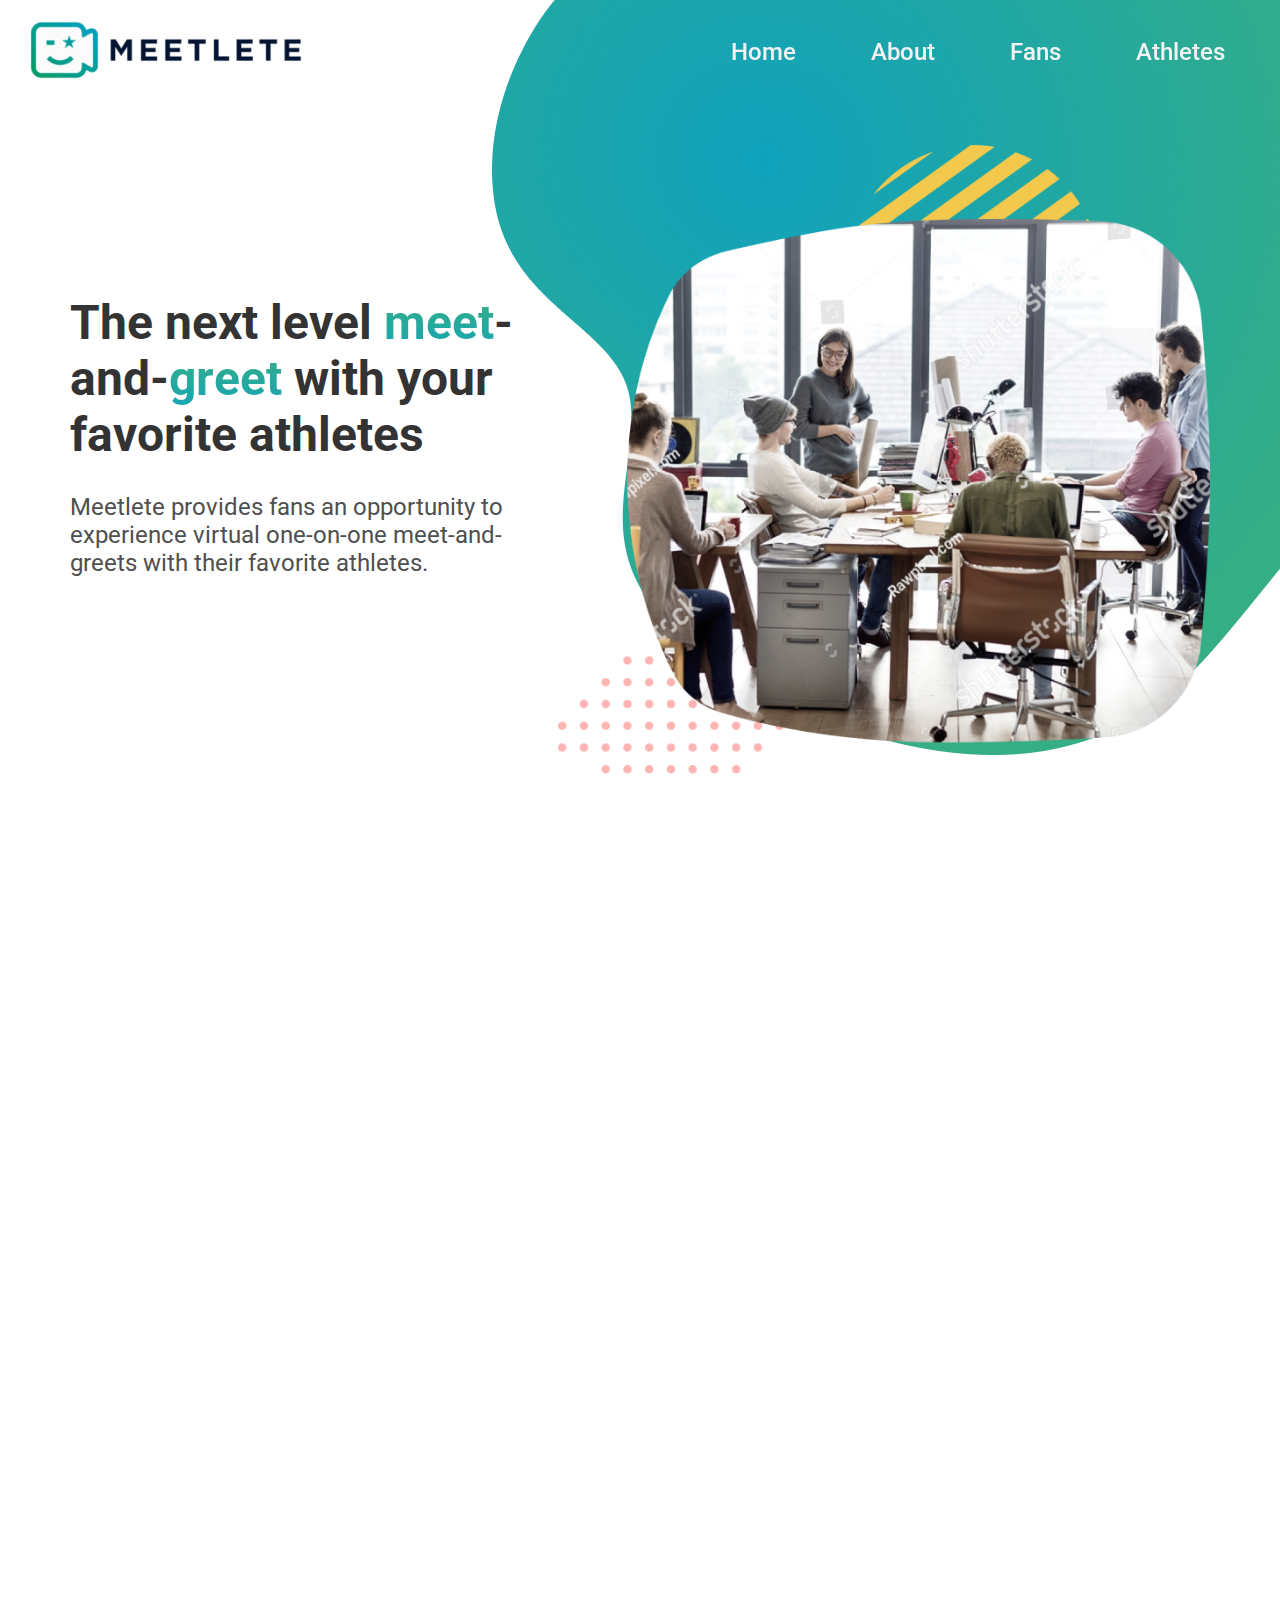
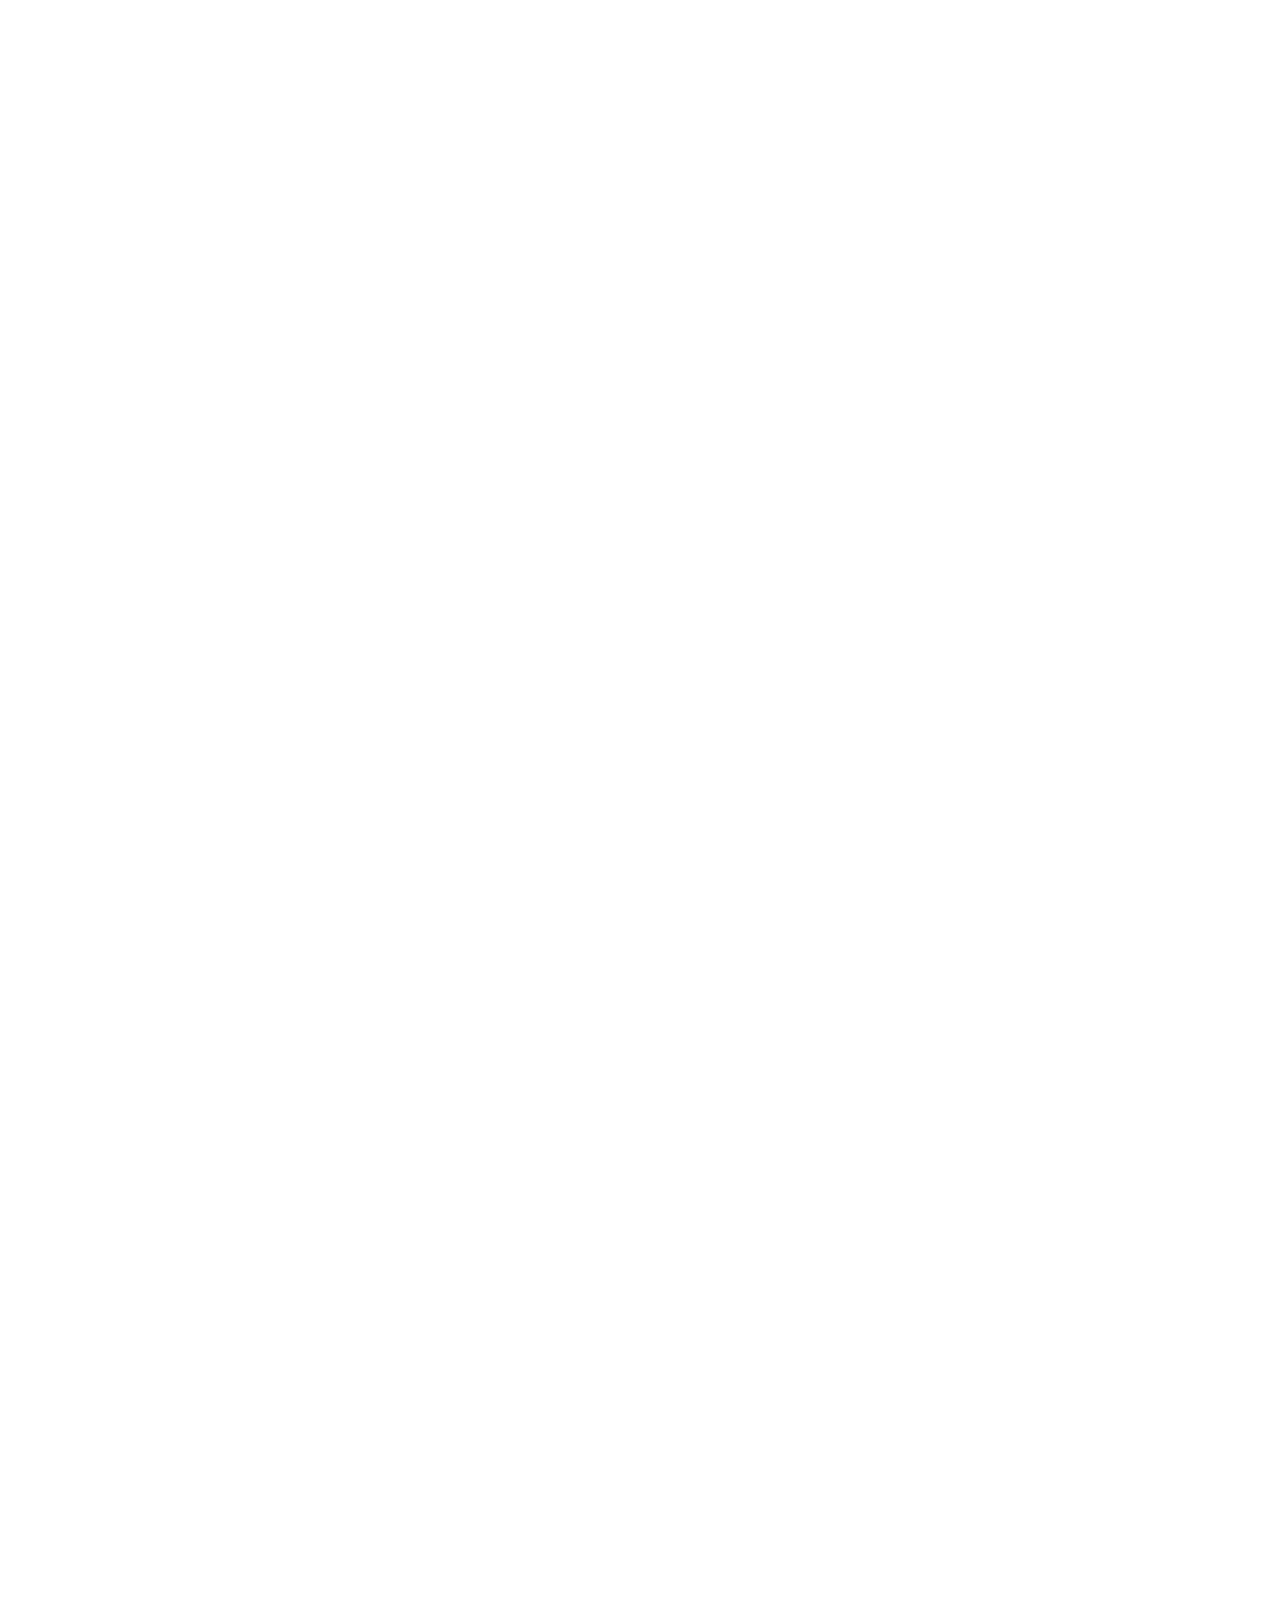
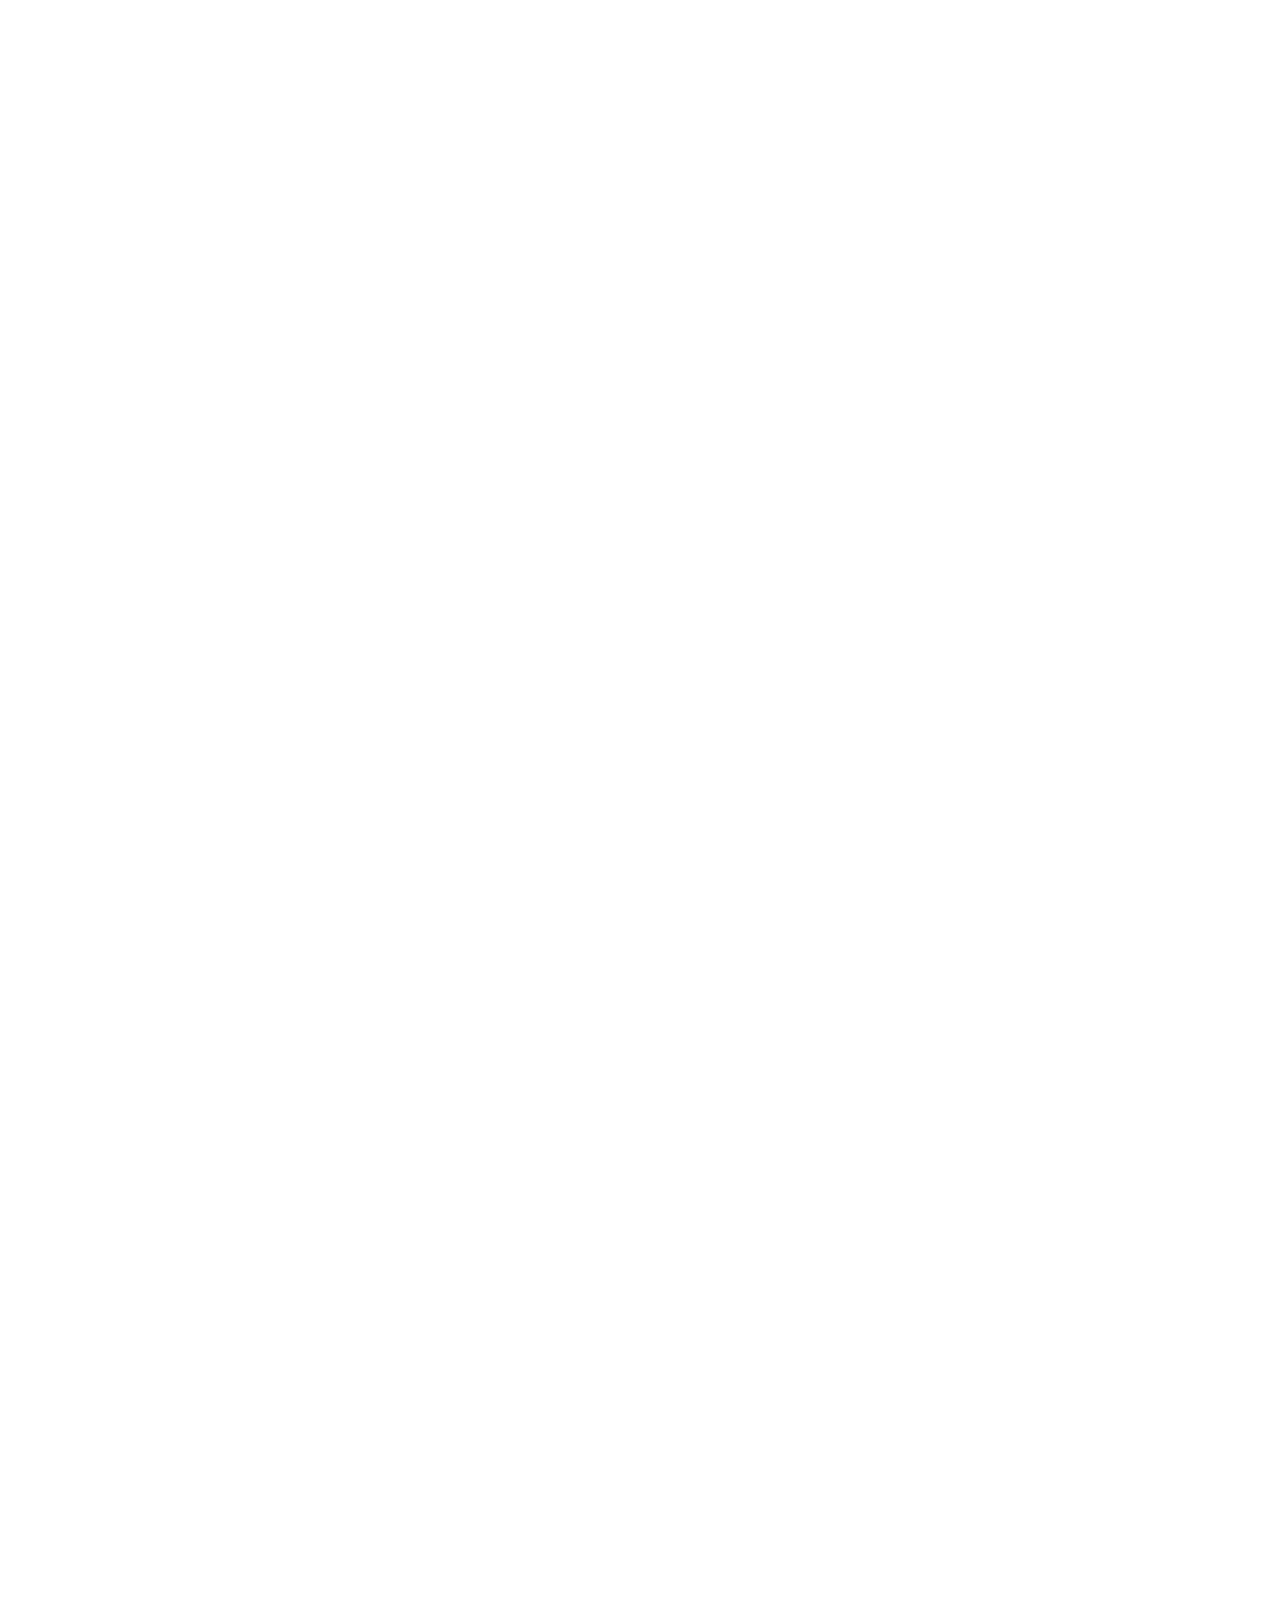
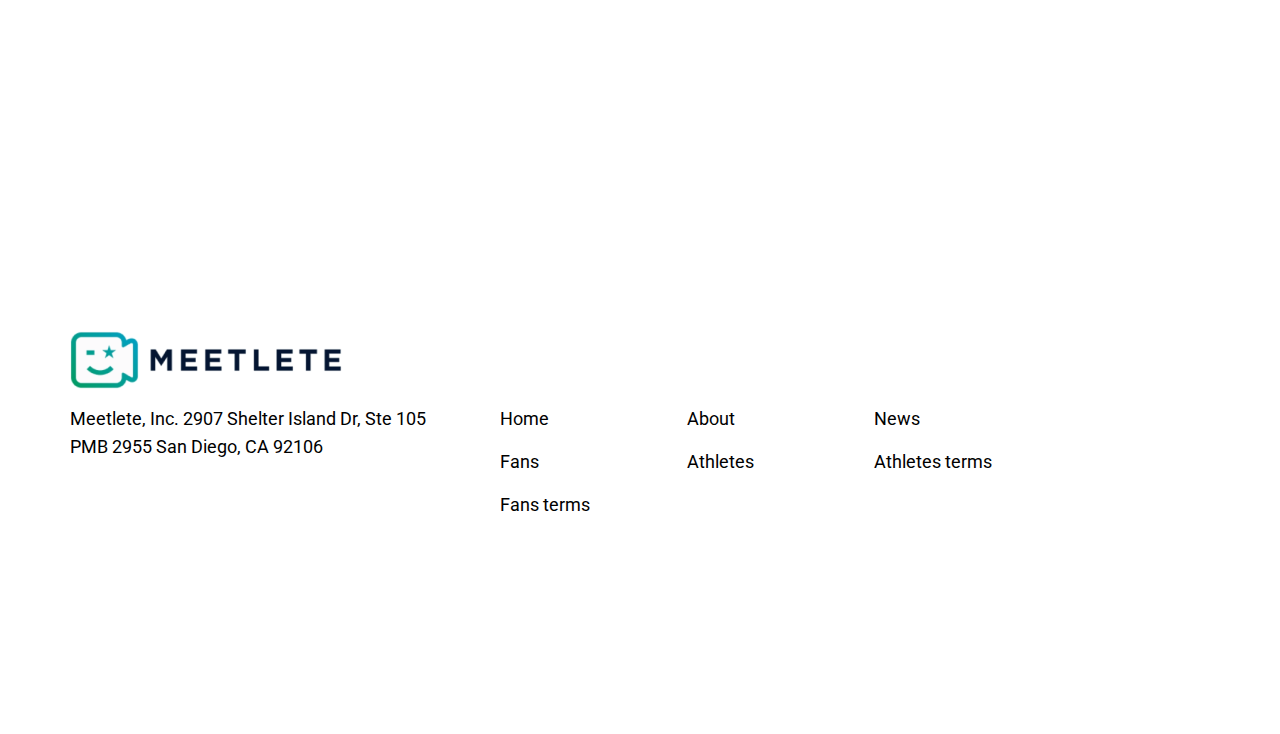
<file: about-us.html>
<!DOCTYPE html>
<html>
<head>

	<title>Meetlete - About us</title>
	<meta charset="utf-8">
	<meta name="viewport" content="width=device-width, initial-scale=1, maximum-scale=1">
	<meta name="description" content="">
	<meta name="Rob" content="Meetlete-theme">
	<link rel="preconnect" href="https://fonts.googleapis.com">
	<link rel="preconnect" href="https://fonts.gstatic.com" crossorigin>
	<link href="https://fonts.googleapis.com/css2?family=Roboto:wght@300;400;500;700;900&display=swap" rel="stylesheet">
	<link href="css/bootstrap.css" rel="stylesheet">
	<link rel="shortcut icon" type="image/jpg" href="./images/flavicon.png" />
	<!--=================== custom style css ================================== -->

	<link rel="stylesheet" type="text/css" href="css/custom.css?ver=1.0.6">
	<!-- Global site tag (gtag.js) - Google Analytics -->
		  <script async src="https://www.googletagmanager.com/gtag/js?id=G-RH1H0628FB"></script>
		  <script>
		    window.dataLayer = window.dataLayer || [];

		    function gtag() {
		      dataLayer.push(arguments);
		    }
		    gtag("js", new Date());

		    gtag("config", "G-RH1H0628FB");
		  </script>
</head>

<body>

<header>
	
	<!--=================== top area ================================== -->

	<section class="top-bar">
		
		<div class="container-fluid">
			<div class="logo">
				<a href="index.html" title="Meetlete"><img src="images/logo.png" alt="Meetlete"></a>
			</div>

			<div class="topnavbar">

				<nav class="navbar navbar-default mynav">
			        
			         <div class="navbar-header">
			            <button type="button" class="navbar-toggle collapsed " data-toggle="collapse" data-target="#navbar" aria-expanded="false" aria-controls="navbar">
			              <span class="sr-only">Toggle navigation</span>
			              <span class="icon-bar"></span>
			              <span class="icon-bar"></span>
			              <span class="icon-bar"></span>
			            </button>
			        </div>

			        <div id="navbar" class="navbar-collapse collapse ">
			            <ul class="nav navbar-nav">
			              <li><a href="./index.html">Home</a></li>
			              <li><a href="./about-us.html">About</a></li>
			              <li><a href="./fan.html">Fans</a></li>         
			              <li><a href="./athletes.html">Athletes </a></li>	    
			              <!-- <li><a href="./contest.html">Contest</a></li> -->
			            </ul>
			                                             
			        </div>
			        <!--/.nav-collapse -->
			        
		      	</nav>
		    </div>
		</div>  <!-- container end -->

	</section><!-- top section end -->

	<section class="hero-data hero-banner novisible visible">
		<div class="container">
			<div class="row">
				<div class="col-md-7 hero-small talent-small">
					<img src="images/Aboutus.png" alt="HeroTalent">
				</div>
				<div class="col-md-5 hero-content">
					<h1>
						The next level  <span class="for-mb"><br></span> <span>meet</span>-and-<span>greet</span> with your favorite athletes
					</h1>
					<p>Meetlete provides fans an opportunity to experience virtual one-on-one meet-and-greets with their favorite athletes. </p>
				</div>
				
			</div>
		</div>
	</section>

</header>
	
	<!--=================== About content area ================================== -->

	<section class="about-area meetlete-section novisible">
		<div class="container">
			<div class="row">
				<div class="col-md-8 about-thumb ">
					<img src="images/AboutusImage.png" alt="Perk">
				</div>
				<div class="col-md-4 about-content">
					<h2>About Meetlete</h2>		
					<p>Meetlete was created by two sports fans who wanted the opportunity to actually meet their favorite athletes or sports personalities. </p>
					<p>They felt it was a problem worth solving, and they built Meetlete just for you! </p>			
				</div>

				
				
			</div>
		</div>
	</section>


	
	<!--===================  Team area ================================== -->

	<section class="team-area meetlete-section novisible">
		<div class="container">
			<div class="row">
				<h2>Meet Our Amazing Team</h2>
			</div>
			<div class="row">
				
				<!-- Team loop -->
				<div class="col-md-4 col-sm-6 col-xs-12 team-rp">

					<div class="team-in">
						<div class="team-thumb">
							<img src="images/rob.png" alt="Rob">
						</div>
						<h4 class="team-name">Rob Connolly</h4>
						<h5 class="team-desination">Co-Founder / CEO</h5>
						<div class="team-social">
							<a href="#" class="icon"><img src="images/twitter.png" alt="twitter"></a>
							<a href="#" class="icon"><img src="images/linkedin-in.png" alt="twitter"></a>
							<a href="#" class="icon"><img src="images/envelope.png" alt="envelope"></a>
						</div>
					</div>
				
				</div>
				<!--end Team loop -->

				<!-- Team loop -->
				<div class="col-md-4 col-sm-6 col-xs-12 team-rp">

					<div class="team-in">
						<div class="team-thumb">
							<img src="images/2.png" alt="Rob">
						</div>
						<h4 class="team-name">Vivek Parekh</h4>
						<h5 class="team-desination">Co-Founder / CTO</h5>
						<div class="team-social">
							<a href="#" class="icon"><img src="images/twitter.png" alt="twitter"></a>
							<a href="#" class="icon"><img src="images/linkedin-in.png" alt="twitter"></a>
							<a href="#" class="icon"><img src="images/envelope.png" alt="envelope"></a>
							<a href="#" class="icon"><img src="images/github.png" alt="github"></a>
						</div>
					</div>
				
				</div>
				<!--end Team loop -->

				<!-- Team loop -->
				<div class="col-md-4 col-sm-6 col-xs-12 team-rp">

					<div class="team-in">
						<div class="team-thumb">
							<img src="images/1.png" alt="Rob">
						</div>
						<h4 class="team-name">Abraham Muheize</h4>
						<h5 class="team-desination">Athlete Success Manager</h5>
						<div class="team-social">
							<a href="#" class="icon"><img src="images/twitter.png" alt="twitter"></a>
							<a href="#" class="icon"><img src="images/linkedin-in.png" alt="twitter"></a>
							<a href="#" class="icon"><img src="images/envelope.png" alt="envelope"></a>
						</div>
					</div>
				
				</div>
				<!--end Team loop -->

				<!-- Team loop -->
				<div class="col-md-4 col-sm-6 col-xs-12 team-rp">

					<div class="team-in">
						<div class="team-thumb">
							<img src="images/3.png" alt="Rob">
						</div>
						<h4 class="team-name">Kevin Ling</h4>
						<h5 class="team-desination">Software Developer</h5>
						<div class="team-social">
							<a href="#" class="icon"><img src="images/twitter.png" alt="twitter"></a>
							<a href="#" class="icon"><img src="images/linkedin-in.png" alt="twitter"></a>
							<a href="#" class="icon"><img src="images/envelope.png" alt="envelope"></a>
						</div>
					</div>
				
				</div>
				<!--end Team loop -->

				<!-- Team loop -->
				<div class="col-md-4 col-sm-6 col-xs-12 team-rp">

					<div class="team-in">
						<div class="team-thumb">
							<img src="images/4.png" alt="Rob">
						</div>
						<h4 class="team-name">Basem Jordan</h4>
						<h5 class="team-desination">UI / UX</h5>
						<div class="team-social">
							<a href="#" class="icon"><img src="images/twitter.png" alt="twitter"></a>
							<a href="#" class="icon"><img src="images/linkedin-in.png" alt="twitter"></a>
							<a href="#" class="icon"><img src="images/envelope.png" alt="envelope"></a>
							<a href="#" class="icon"><img src="images/dribbble.png" alt="dribbble"></a>
						</div>
					</div>
				
				</div>
				<!--end Team loop -->

				<!-- Team loop -->
				<div class="col-md-4 col-sm-6 col-xs-12 team-rp">

					<div class="team-in">
						<div class="team-thumb">
							<img src="images/5.png" alt="Rob">
						</div>
						<h4 class="team-name">Jeff Tennery</h4>
						<h5 class="team-desination">Advisor</h5>
						<div class="team-social">
							<a href="#" class="icon"><img src="images/twitter.png" alt="twitter"></a>
							<a href="#" class="icon"><img src="images/linkedin-in.png" alt="twitter"></a>
							<a href="#" class="icon"><img src="images/envelope.png" alt="envelope"></a>
						</div>
					</div>
				
				</div>
				<!--end Team loop -->

			</div>
		</div>
	</section>

	<!--===================  Questions area ================================== -->

	<section class="questions-area meetlete-section novisible">
		<div class="container">
			<div class="row">
				<h2>Frequently Asked Questions</h2>
			</div>

			 <div class="panel-group MTaccordion" id="MTaccordion">
			        <div class="panel panel-default">
			            <div class="panel-heading">
			                <h4 class="panel-title">
			                    <a data-toggle="collapse" data-parent="#MTaccordion" href="#collapse1">What is Meetlete?</a>
			                </h4>
			            </div>
			            <div id="collapse1" class="panel-collapse collapse in">
			                <div class="panel-body">
			                    <p>Lorem ipsum dolor sit amet, consectetur adipiscing elit. Vestibulum lacus neque aliquam massa dolor. Enim feugiat cursus at tristique. Elementum felis, lectus orci in. Nisi, tortor id sollicitudin amet vehicula pulvinar. Nec at nisi, nulla dui. </p>
			                </div>
			            </div>
			        </div>
			        <div class="panel panel-default">
			            <div class="panel-heading">
			                <h4 class="panel-title">
			                    <a data-toggle="collapse" data-parent="#MTaccordion" href="#collapse2">How does it work?</a>
			                </h4>
			            </div>
			            <div id="collapse2" class="panel-collapse collapse">
			                <div class="panel-body">
			                    <p>Lorem ipsum dolor sit amet, consectetur adipiscing elit. Vestibulum lacus neque aliquam massa dolor. Enim feugiat cursus at tristique. Elementum felis, lectus orci in. Nisi, tortor id sollicitudin amet vehicula pulvinar. Nec at nisi, nulla dui. </p>
			                </div>
			            </div>
			        </div>
			        <div class="panel panel-default">
			            <div class="panel-heading">
			                <h4 class="panel-title">
			                    <a data-toggle="collapse" data-parent="#MTaccordion" href="#collapse3">Next Question goes here...</a>
			                </h4>
			            </div>
			            <div id="collapse3" class="panel-collapse collapse">
			                <div class="panel-body">
			                    <p>Lorem ipsum dolor sit amet, consectetur adipiscing elit. Vestibulum lacus neque aliquam massa dolor. Enim feugiat cursus at tristique. Elementum felis, lectus orci in. Nisi, tortor id sollicitudin amet vehicula pulvinar. Nec at nisi, nulla dui. </p>
			                </div>
			            </div>
			        </div>
			 </div>

		</div>
	</section>

	<!--===================  News area ================================== -->

	<section class="news-area meetlete-section novisible">
		<div class="container">
			<div class="row">
				<div class="col-md-6 video-here">
					<!-- <div class="playNews"><a href="#"><img src="images/play.png"></a></div> -->
					<iframe width="560" height="315" src="https://www.youtube.com/embed/G24TLEAWV-w" title="YouTube video player" frameborder="0" allow="accelerometer; autoplay; clipboard-write; encrypted-media; gyroscope; picture-in-picture" allowfullscreen></iframe>
				</div>
				<div class="col-md-4 news-content">
					<h2>Meetlete on the news!</h2>
					<p>Lorem ipsum dolor sit amet, consectetur adipiscing elit. Dui amet, suscipit dictumst vestibulum, libero, at tincidunt risus. </p>
				</div>
			</div>

		</div>
	</section>


	

	<!--=================== CTA Talent area ================================== -->

	<section class="cta-area meetlete-section novisible">
		<div class="container">
			<div class="row">
				<div class="col-md-12 cta-talent">
					<div class="col-md-6 cta-content">
						<h2>Join our waitlist. And be the first to get notified!</h2>
						<a href="./talent.html" class="meetbutton"><span>GET MY EARLY ACCESS</span></a>
					</div>
					<div class="col-md-6 guys-thumb">
						<img src="images/guys.png" alt="Meetlete">
					</div>
					
					
				</div>
			</div>
		</div>
	</section>



	<!--=================== Footer  area ================================== -->
	<footer>
	
		<section class="footer-area meetlete-section">
			<div class="container">
				<div class="row">
					<div class="footer-logo">
							<a href="#" title="Meetlete"><img src="images/logo.png" alt="Meetlete"></a>
					</div>
					<div class="col-xs-7 col-sm-5 col-md-4 footer-adress">
						<address>
							Meetlete, Inc. 2907 Shelter Island Dr,
							Ste 105 PMB 2955
							San Diego, CA 92106
						</address>
					</div>
					<div class="col-md-7 col-xs-12 col-sm-12  footer-link">
						<ul>
						  <li><a href="./index.html">Home</a></li>
			              <li><a href="./about-us.html">About</a></li>
			              <li><a href="./in-the-news.html">News</a></li>
			              <li><a href="./fan.html">Fans</a></li>   
			              <li><a href="./athletes.html">Athletes </a></li>	 
			              <li><a href="./athletes-term.html">Athletes terms</a></li>
			              <li><a href="./fan-term.html">Fans terms</a></li>      
			              <!-- <li><a href="./contest.html">Contest</a></li> -->

						</ul>
					</div>
					
				</div>
			</div>
		</section>
		
	</footer>

	<!--=================== scrips  ================================== -->

	<script type="text/javascript" src="js/jquery-3.1.1.js"></script>
	<script type="text/javascript" src="js/bootstrap.js"></script>
	<script type="text/javascript" src="js/custom.js?ver=1"></script>
</file>
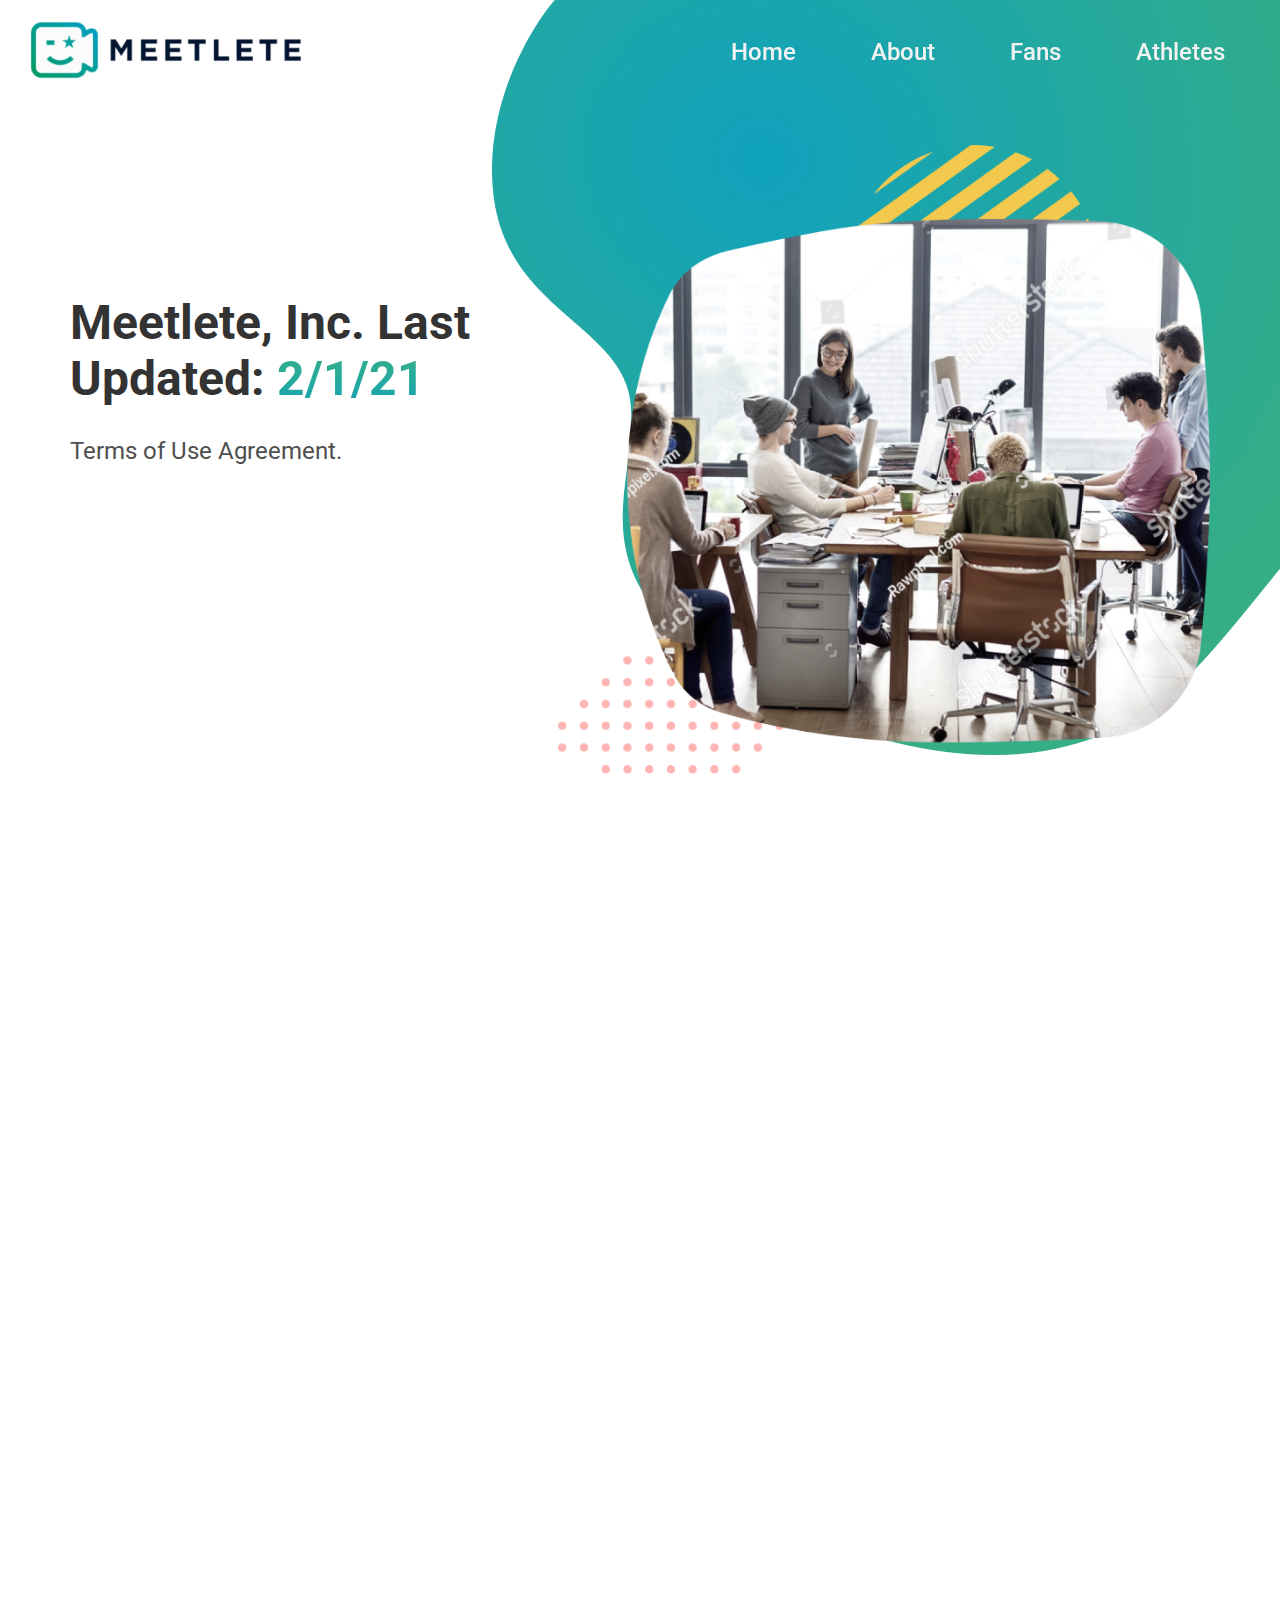
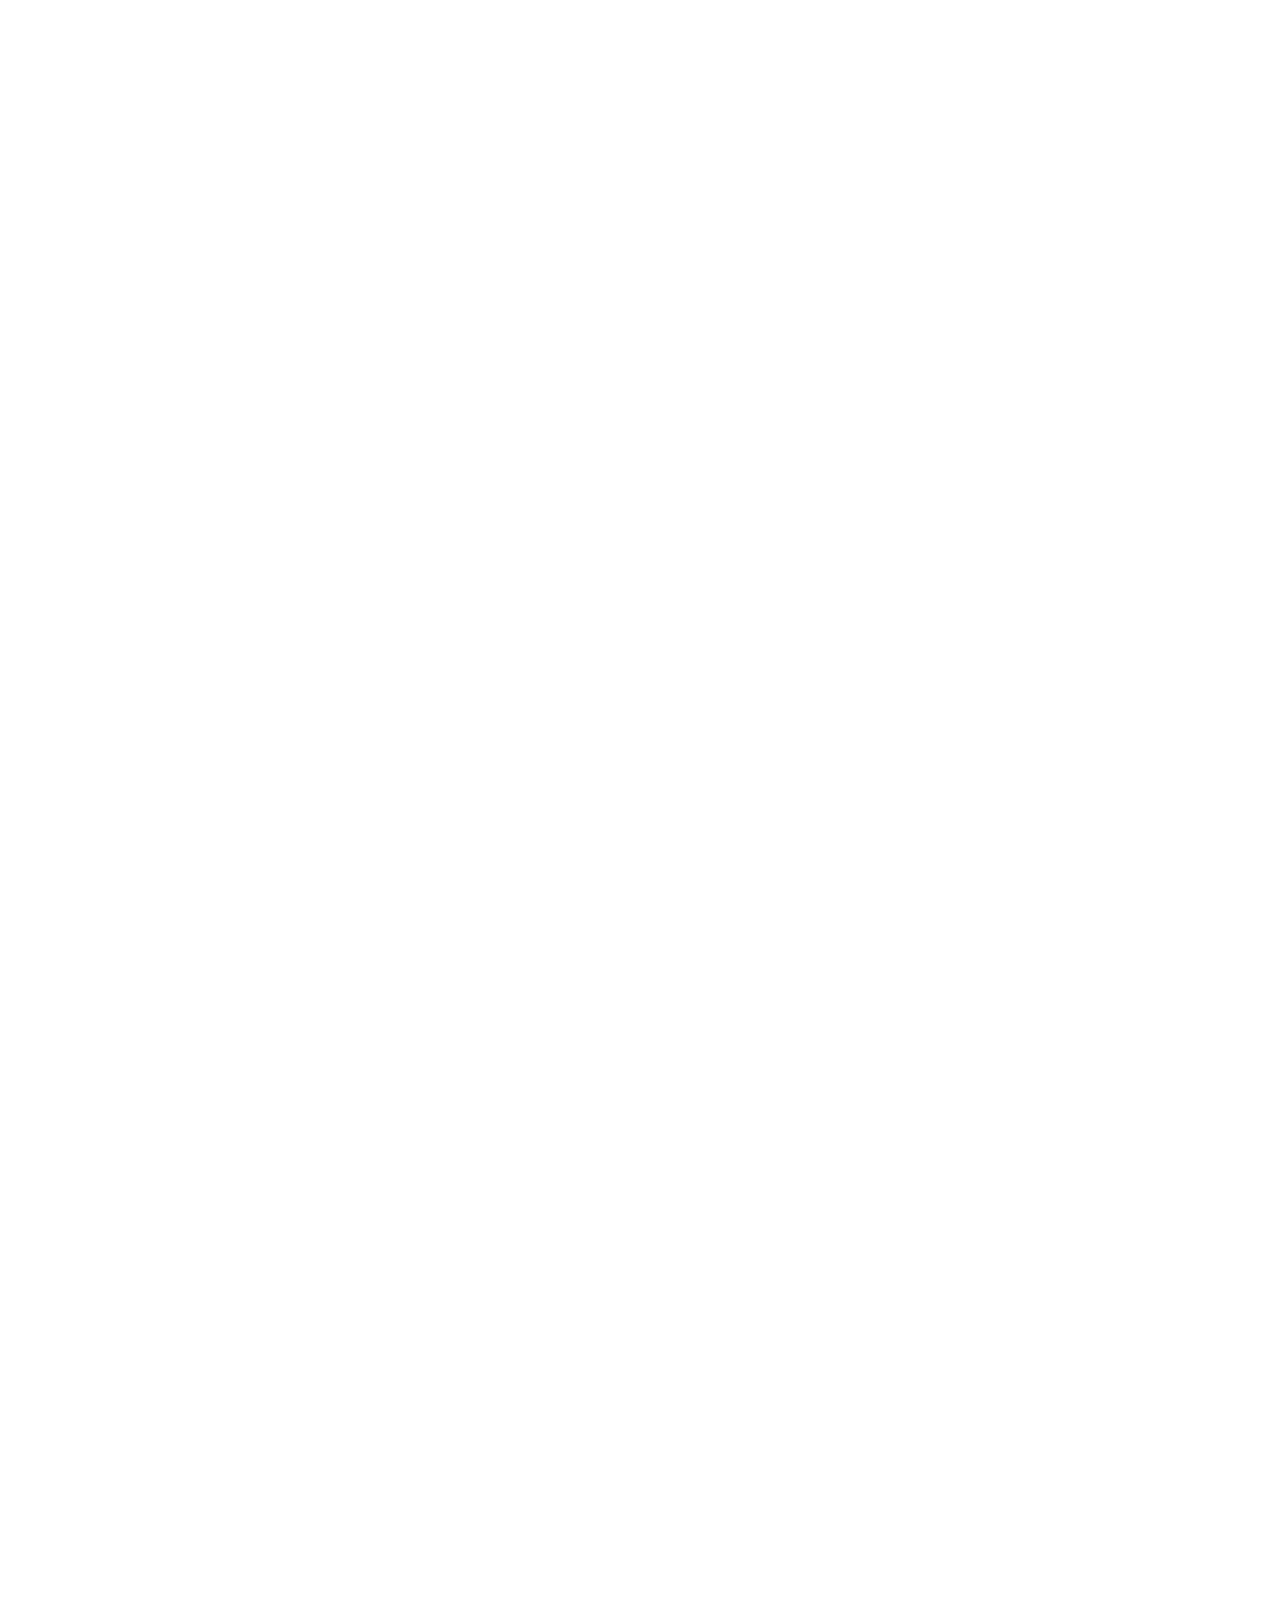
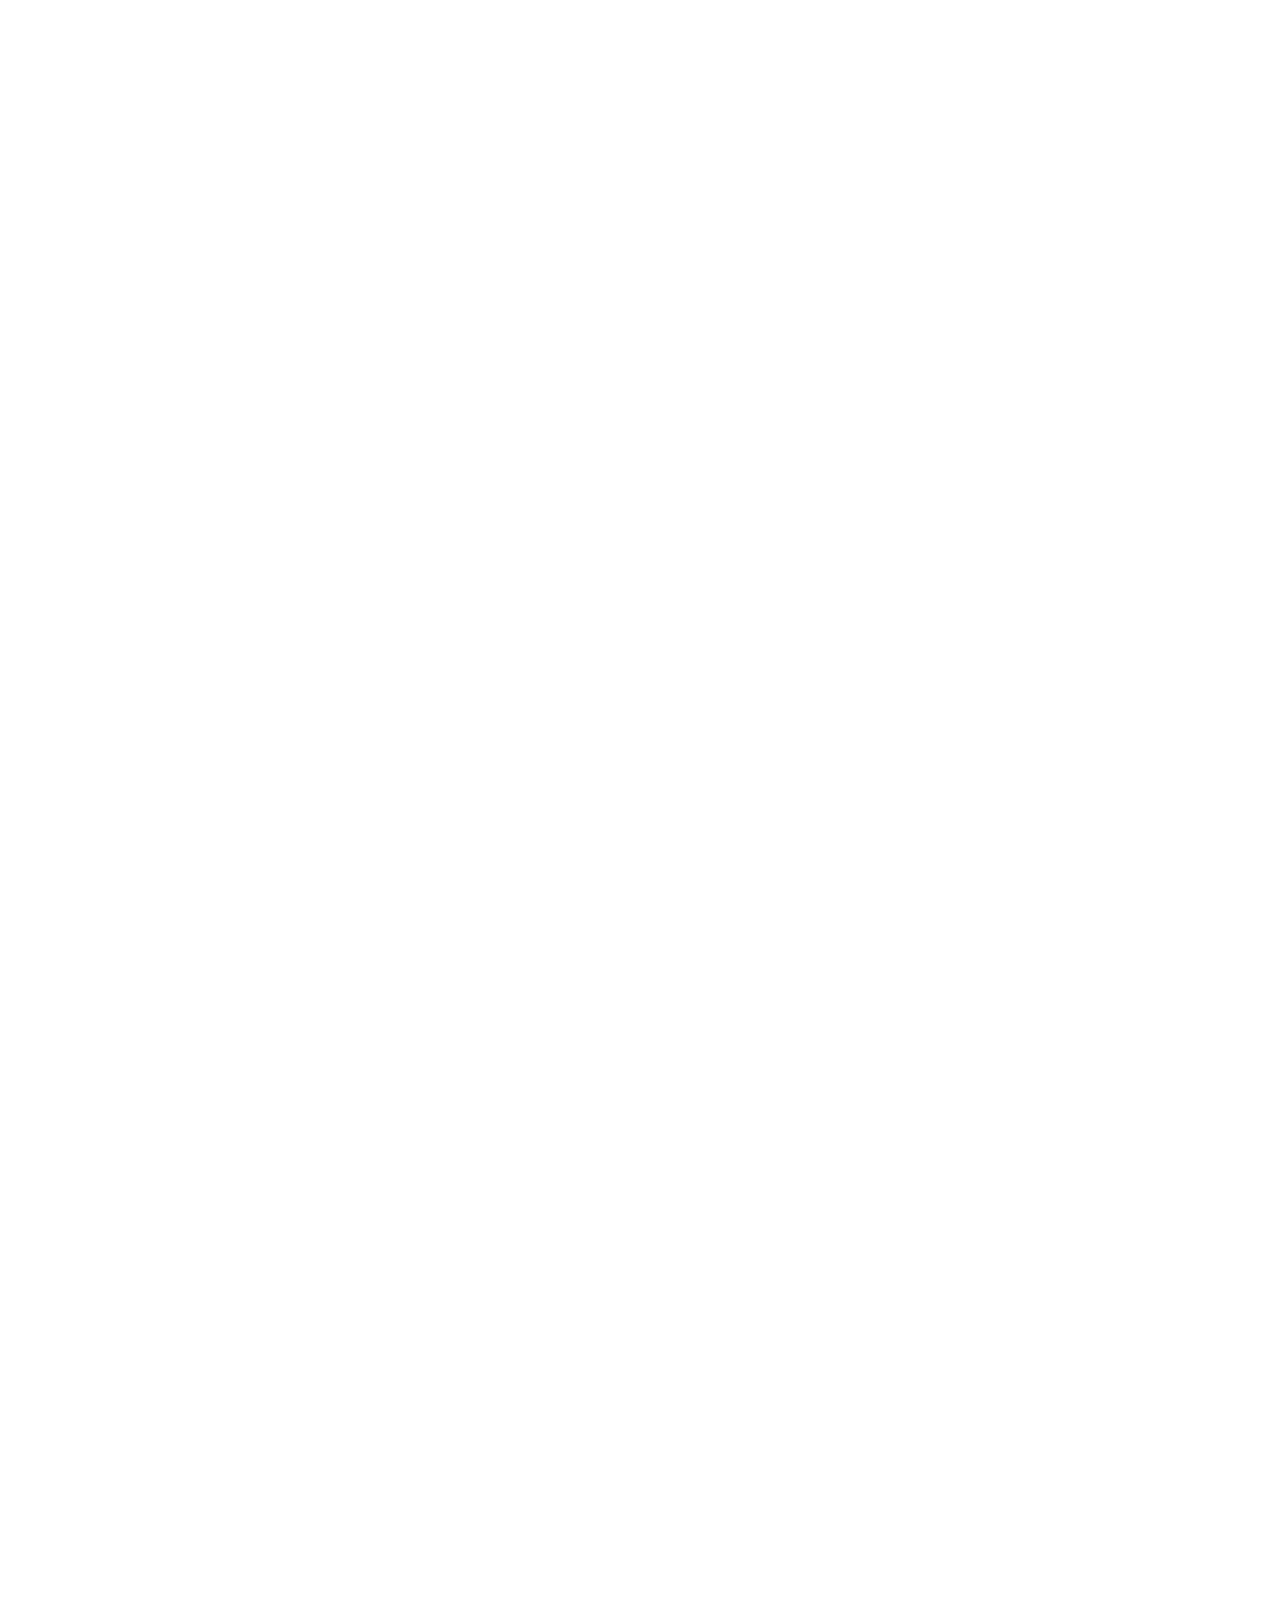
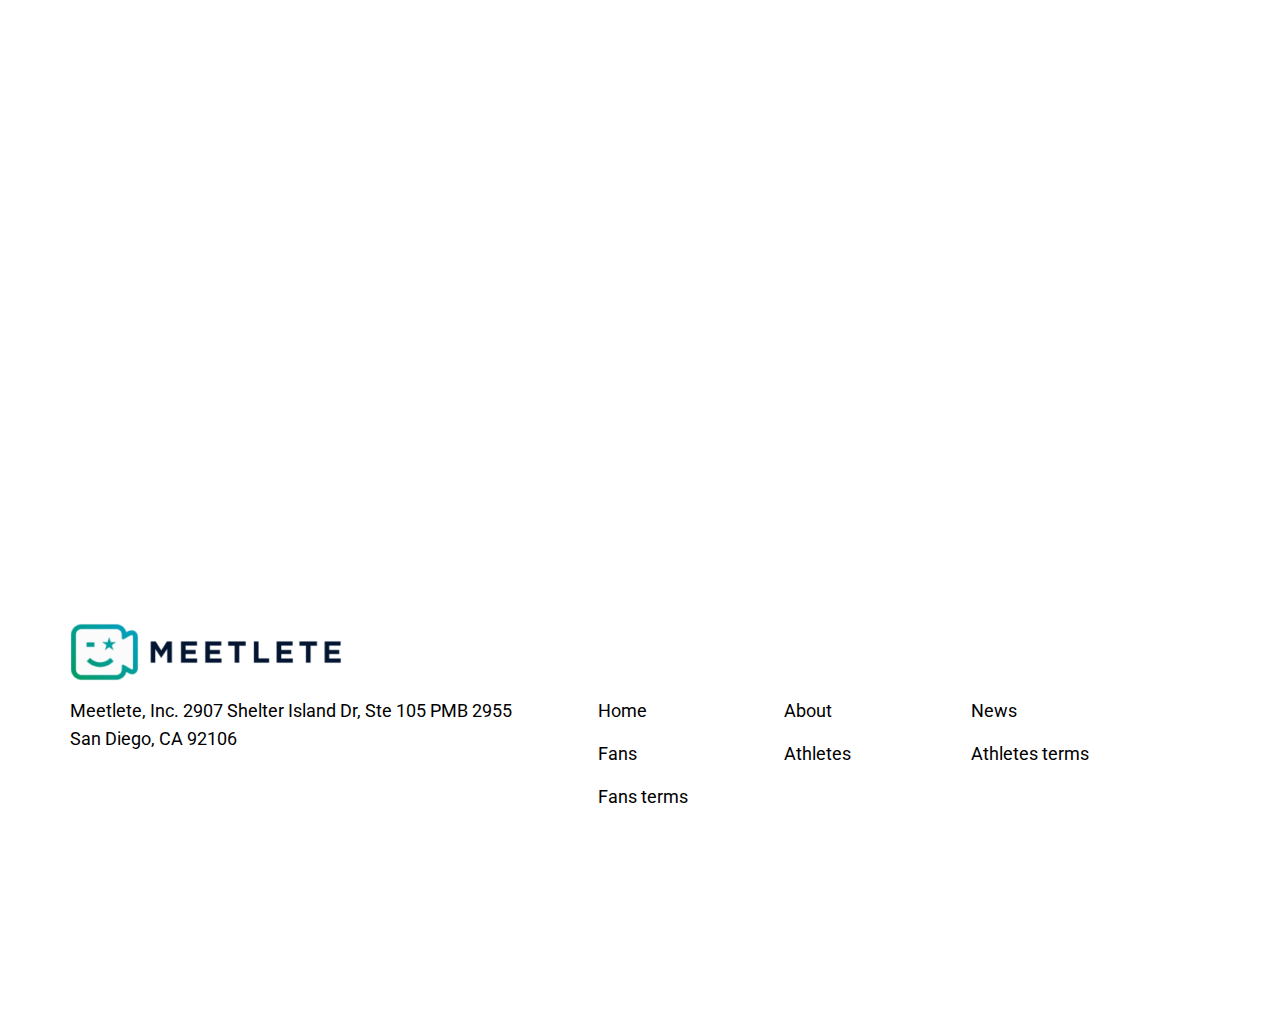
<file: athletes-term.html>
<!DOCTYPE html>
<html>
<head>

	<title>Meetlete - Athletes Terms</title>
	<meta charset="utf-8">
	<meta name="viewport" content="width=device-width, initial-scale=1, maximum-scale=1">
	<meta name="description" content="">
	<meta name="Rob" content="Meetlete-theme">
	<link rel="preconnect" href="https://fonts.googleapis.com">
	<link rel="preconnect" href="https://fonts.gstatic.com" crossorigin>
	<link href="https://fonts.googleapis.com/css2?family=Roboto:wght@300;400;500;700;900&display=swap" rel="stylesheet">
	<link href="css/bootstrap.css" rel="stylesheet">
	<link rel="shortcut icon" type="image/jpg" href="./images/flavicon.png" />
	<!--=================== custom style css ================================== -->

	<link rel="stylesheet" type="text/css" href="css/custom.css?ver=1.0.7">
	<!-- Global site tag (gtag.js) - Google Analytics -->
		  <script async src="https://www.googletagmanager.com/gtag/js?id=G-RH1H0628FB"></script>
		  <script>
		    window.dataLayer = window.dataLayer || [];

		    function gtag() {
		      dataLayer.push(arguments);
		    }
		    gtag("js", new Date());

		    gtag("config", "G-RH1H0628FB");
		  </script>
</head>

<body>

<header>
	
	<!--=================== top area ================================== -->


	<section class="top-bar">
		
		<div class="container-fluid">
			<div class="logo">
				<a href="./index.html" title="Meetlete"><img src="images/logo.png" alt="Meetlete"></a>
			</div>

			<div class="topnavbar">

				<nav class="navbar navbar-default mynav">
			        
			         <div class="navbar-header">
			            <button type="button" class="navbar-toggle collapsed " data-toggle="collapse" data-target="#navbar" aria-expanded="false" aria-controls="navbar">
			              <span class="sr-only">Toggle navigation</span>
			              <span class="icon-bar"></span>
			              <span class="icon-bar"></span>
			              <span class="icon-bar"></span>
			            </button>
			        </div>

			        <div id="navbar" class="navbar-collapse collapse ">
			            <ul class="nav navbar-nav">
			              <li><a href="./index.html">Home</a></li>
			              <li><a href="./about-us.html">About</a></li>
			              <li><a href="./fan.html">Fans</a></li>   
			              <li><a href="./athletes.html">Athletes </a></li>  	   
			              <!-- <li><a href="./contest.html">Contest</a></li> -->
			            </ul>
			                                             
			        </div>
			        <!--/.nav-collapse -->
			        
		      	</nav>
		    </div>
		</div>  <!-- container end -->

	</section><!-- tob section end -->


	<section class="hero-data hero-banner novisible visible">
		<div class="container">
			<div class="row">
				<div class="col-md-7 hero-small talent-small">
					<img src="images/Aboutus.png" alt="HeroTalent">
				</div>
				<div class="col-md-5 hero-content">
					<h1>
						Meetlete, Inc. Last Updated: <span>2/1/21</span>
					</h1>
					<p>Terms of Use Agreement.</p>
				</div>
				
			</div>
		</div>
	</section>

</header>


	<!--===================  Term content area ================================== -->

	<section class="term-area meetlete-section novisible">

		 <div class="container">
     <h2 style="margin:0 0 30px 0;">Athletes Terms and Conditions.</h2>
    
      <div class="row">
        <div class="col-1">
          <span>1.</span>
        </div>
        <div class="col-md-12">
          <p><b>SERVICES.</b>

            Fans use the Platform to be matched with Talent, like you, who choose to participate in Video Calls. By
            participating in a Video Call, Talent can raise funds for Non-Profit Partners that are designated by Talent,
            in his or her sole discretion. The Non-Profit Partners designated by Talent for the Video Call then receive
            fundraising proceeds in Meetlete’s name proportionate to the amount Talent has designated for that
            particular Video Call </p>

          <p>From time to time, a Fan may request a Video Call from you through the Platform. You may have up to
            fourteen (14) days and three (3) attempts to complete the Video Call. If you do not either: (i) accept the
            request and complete the Video Call; or (ii) decline the request, the request will expire and can no
            longer
            be fulfilled. You may decline a request or otherwise refuse, in your discretion, to participate in a Video
            Call if a Fan’s request is objectionable or otherwise offensive to you. If you accept a request, you will
            complete the Video Call. </p>

          <p> Meetlete retains the right, in its sole discretion, to cancel any request from a Fan. No payment will be
            made to you for any declined, cancelled or unfulfilled Video Call request.</p>
        </div>
        </div>
     
    <!-- Break -->

    
      <div class="row">
        <div class="col-1">
          <span>2.</span>
        </div>
        <div class="col-md-12">
          <p><b>ELIGIBILITY.</b></p>
          <p>2.1. <b class="legalSpaceLeft">Age.</b>You must be at least thirteen (13) years old to use our Platform. If
            you are at least thirteen (13) years of age, and if you are between thirteen (13) and eighteen (18), you are
            using the Platform under the supervision of a parent or guardian who is agreeing to be bound by the
            Supplemental Terms.
          </p>
          <p>2.2. <b class="legalSpaceLeft"> NCAA and Other Amateur Organizations.</b> If you are or may become subject
            to National College Athletic Association <b>(“NCAA”)</b> rules and regulations or those of any other
            association, group, authority or organization, you represent and warrant that you have checked the rules and
            regulations to verify and confirm that your participation on our Platform does not or will not affect your
            current or future eligibility with respect to any such association, group, authority or organization.</p>


          <p>2.3. <b class="legalSpaceLeft"> Eligibility Representations and Warranties.</b> You represent and warrant
            that:
          </p>
          <div class="col-md-12">
            <p class="legalSpaceLeft">(a) you have not been prohibited from using or accessing any aspect of our Site by
              us or pursuant to any applicable law or regulation;
            </p>
            <div class="row"></div>
            <p class="legalSpaceLeft">(b) you will comply with all applicable terms of any third party payment provider
              we select, and you are not on a prohibited list of that payment provider;
            </p>

            <div class="row"></div>
            <p class="legalSpaceLeft">(c) you (and any Site account that you created or control) have not been
              previously banned or removed from our Site for any reason; and
            </p>

            <div class="row"></div>
            <p class="legalSpaceLeft">(d) you are not a convicted sex offender.
            </p>
          </div>
          </div>
          </div>
  
    <div class="row">
      <div class="col-1">
        <span>3.</span>
      </div>
      <div class="col-md-12">
        <p><b>INTELLECTUAL PROPERTY.</b></p>
        <p>3.1. <b class="legalSpaceLeft">Talent Content.</b>Talent owns all right, title and interest, including all
          intellectual property rights, in and to the Talent Content. Talent hereby grants to Meetlete and the Fan for
          which the Talent Content was created an irrevocable, perpetual, non-exclusive, worldwide, sublicensable,
          royalty-free license to use, reproduce, transmit, publish, distribute and make derivative works of, the Talent
          Content for its personal use, solely in accordance with the Meetlete Agreement.
        </p>


        <p>3.2. <b class="legalSpaceLeft">Representations and Warranties.</b>As a Talent, you represent and warrant
          that:
        </p>

        <div class="col-md-12">
          <p class="legalSpaceLeft">(a) You own all rights in and to your Talent Content and that you have the right to
            grant the rights described in these Supplemental Terms;

          </p>
          <div class="row"></div>
          <p class="legalSpaceLeft">(b)You have paid and will pay in full any fees, royalties, or other payments that
            are due or may become due in connection with any use of your Talent Content by us, Fans, or third parties as
            described in these Supplemental Terms;
          </p>

          <div class="row"></div>
          <p class="legalSpaceLeft">(c) Your agreement to, and provision of services under, these Supplemental Terms
            does not violate any agreement that you may have with any third party; and
          </p>

          <div class="row"></div>
          <p class="legalSpaceLeft">(d) Your Talent Content does not infringe, misappropriate, or otherwise use without
            necessary authorization, any intellectual property, privacy, publicity, moral, or other rights of any third
            party, or violate any law, regulation, or court order.
          </p>


        </div>
      </div>
    </div>

    <div class="row">
      <div class="col-1">
        <span>4.</span>
      </div>
      <div class="col-md-12">
        <p><b>TALENT PARTICIPATION.</b>
        </p>

        <p>4.1. <b class="legalSpaceLeft">Minimum Terms.</b>As a Talent, you represent and warrant that:</p>
        <div class="col-md-12">
          <p class="legalSpaceLeft">(a) You will refrain from becoming involved in any situation that (A) involves
            criminal misconduct or an act of moral turpitude; or (B) tends to shock, insult or offend the community at
            large (the occurrences described in this Section 4.1(a), collectively, the <b>“Disparagement Acts</b>”),
            regardless
            of whether or not information relating to any such Disparagement Act becomes public or whether or not any
            civil or criminal proceedings are instituted or sanctions imposed, or any federal, state, or local
            investigative proceedings are instituted or commenced in connection with such Disparagement Act;
          </p>

          <p class="legalSpaceLeft">(b) Video Calls are not, and are not intended to be, covered by any guild, union,
            collective bargaining, or similar agreement and there will be no residual or any other type of payment due
            from Meetlete to you, to any third party, guild, or union, or pursuant to any collective bargaining
            agreement, in connection with any Video Call, payment from us to you, or our Platform;
          </p>

          <p class="legalSpaceLeft">(c) Meetlete is not responsible for, and will not make any deduction to payments
            made to you for any fees, commissions, costs, expenses, or payments of any kind to or with respect to any
            third party, including any manager, agent, attorney, representative, or service provider, in connection with
            any revenue earned by or payments made to you in connection with our Platform; and

          </p>

          <p class="legalSpaceLeft">(d) You are not employed by Meetlete, and accordingly, we are not responsible for
            any contributions, payments, benefits, taxes, or deductions for payments of any kind, required to be made by
            an employer under applicable law or any withholding or income taxes.
          </p>
        </div>
        <p>4.2. <b class="legalSpaceLeft">Video Call Terms.</b> As Talent, you represent and warrant that:</p>

        <div class="col-md-12">
            <p class="legalSpaceLeft">(a) You will not post or make publicly available any recording of any Video Call that the Fan has requested not be posted to your Account profile;
            </p>
  
            <p class="legalSpaceLeft">(b) You will not contact, respond to, or communicate with any User that you meet on or through our Platform, except as expressly permitted through our Platform; and
            </p>
  
            <p class="legalSpaceLeft">(c) You will not provide your contact information to any Fan or send merchandise or anything else to a Fan other than as permitted by these Supplemental Terms.
            </p>
  </div>
  <p>4.3. <b class="legalSpaceLeft">Fundraising Terms.</b> As Talent, with respect to the Non-Profit Partner you have identified on your Account profile as a recipient of any funds you are raising, you represent and warrant that:
  </p>
  <div class="col-md-12">
      <p class="legalSpaceLeft">(a) You will comply with all applicable laws and regulations relating to the Non-Profit Partner and your identification of it, including making disclosures, registering, or entering into any agreement, such as a commercial co-venturer agreement;

      </p>

      <p class="legalSpaceLeft">(b) The Non-Profit Organization is and will remain in good standing at all times the identification is used, and that within forty-eight (48) hours of your receipt of our request, you will provide us with written evidence of the Non-Profit Organization’s good standing and charitable status in all applicable jurisdictions, and that you will promptly remove the identification if the Non-Profit Organization ceases to be in good standing; 
      </p>

      <p class="legalSpaceLeft">(c) You have all rights necessary to authorize use of the Non-Profit Partner’s name and logo in connection with (and on) our Platform, in the identification, and in any social and other media.
        </p>
  
        <p>You acknowledge and agree that: (i) Meetlete may add a statement to your Account profile disclaiming a connection between Meetlete and the Non-Profit Partner; and (ii) Meetlete has the right, in its sole discretion, to reject your identification or the Non-Profit Partner.</p>

      </div>
    </div>
  </div>



      <div class="row">
          <div class="col-1">
            <span>5.</span>
          </div>
          <div class="col-md-12">
            <p><b>PAYMENTS. </b>
             You have the ability to set the prices displayed to Fans on your Account profile. You acknowledges and agrees that Meetlete is entitled to collect the Gross Revenues (as defined below) through its third-party payment provider as set forth in Section 9.3 of the General Terms of Use Agreement, and that prior to remitting your portion of such fees, Meetlete will deduct (a) any App Store fees, (b) credit card processing fees associated with payments received from Fans or sent to Talent (the <b>“Stripe Fee”)</b>, (c) Meetlete’s platform fee, which is equal to twenty-five percent (25%) of the Gross Revenues and (d) designated Non-Profit Partner donation (collectively <b>Deductions”</b>). <b>“Gross Revenues</b>” means all revenue received by Meetlete from any Video Call transaction with a Fan, less the Stripe Fee. Meetlete will then remit the designated Non-Profit Partner donation to the Non-Profit Partner in Meetlete’s name, and the remaining amount of Gross Revenues, following the Deductions, to Talent within seven (7) days of receipt of Gross Revenues from Meetlete, at which point you may claim the funds through Stripe. 
  </p>
</div>
</div>


  <div class="row">
      <div class="col-1">
        <span>6.</span>
      </div>
      <div class="col-md-12">
        <p><b>INDEPENDENT CONTRACTOR. </b>

  Nothing in these Supplemental Terms will be deemed to create the relationship of partners, joint venturers, employer-employee, master-servant, or franchisor-franchisee between the parties. It is understood that your status hereunder is that of an independent contractor and that in performing your obligations hereunder, you will not be deemed an employee of Meetlete. As an independent contractor, you shall not, and you hereby waive any right to, participate in or receive any benefits under any compensation arrangement or employee benefit plan sponsored, maintained or contributed to by Meetlete, regardless of whether or not you subsequently are reclassified as an employee of Meetlete pursuant to Internal Revenue Service rule, regulation or the interpretation thereof, or otherwise.  All contracts made by you in the performance of your obligations hereunder will be made by you as principal and not as agent of Meetlete and Meetlete will not have any liability to any party under any such contracts.  
  </p>
</div>
	</section>



	


	<!--=================== Footer  area ================================== -->
	<footer>
	
		<section class="footer-area meetlete-section">
			<div class="container">
				<div class="row">
					<div class="footer-logo">
							<a href="#" title="Meetlete"><img src="images/logo.png" alt="Meetlete"></a>
					</div>
					<div class="col-xs-7 col-sm-6 col-md-5 footer-adress">
						<address>
							Meetlete, Inc. 2907 Shelter Island Dr,
							Ste 105 PMB 2955
							San Diego, CA 92106
						</address>
					</div>
					<div class="col-md-7 col-xs-12 col-sm-12  footer-link">
						<ul>
              <li><a href="./index.html">Home</a></li>
                    <li><a href="./about-us.html">About</a></li>
                    <li><a href="./in-the-news.html">News</a></li>
                    <li><a href="./fan.html">Fans</a></li>   
                    <li><a href="./athletes.html">Athletes </a></li>     
                    <li><a href="./athletes-term.html">Athletes terms</a></li>
                    <li><a href="./fan-term.html">Fans terms</a></li>      
                    <!-- <li><a href="./contest.html">Contest</a></li> -->

            </ul>
					</div>
					
				</div>
			</div>
		</section>
		
	</footer>

	<!--=================== scrips  ================================== -->

	<script type="text/javascript" src="js/jquery-3.1.1.js"></script>
	<script type="text/javascript" src="js/bootstrap.js"></script>
	<script type="text/javascript" src="js/custom.js?ver=1"></script>
</file>
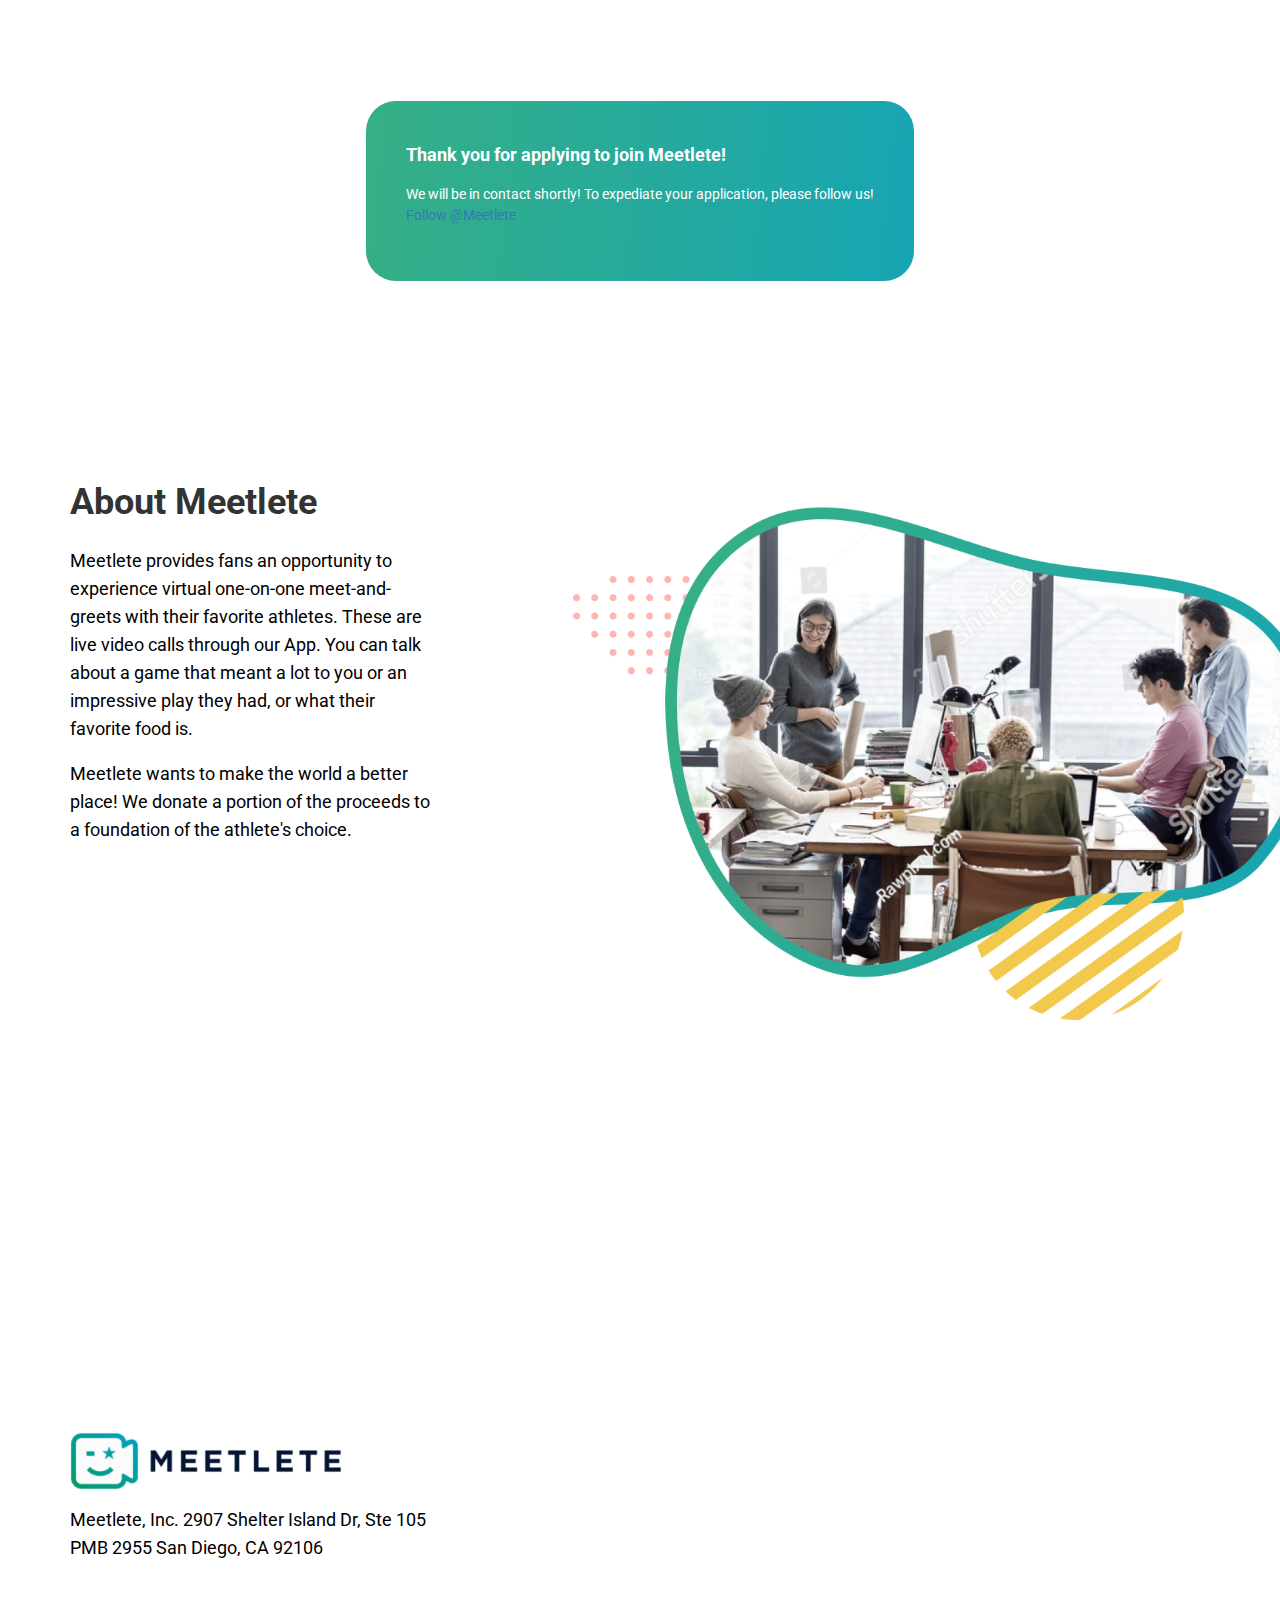
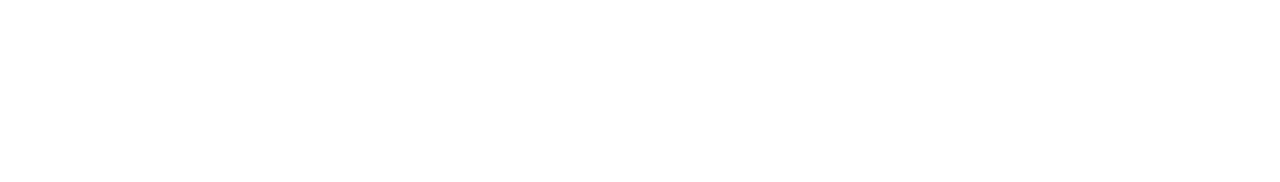
<file: athletes-thanks.html>
<!DOCTYPE html>
<html>
<head>

	<title>Meetlete - Talent</title>
	<meta charset="utf-8">
	<meta name="viewport" content="width=device-width, initial-scale=1, maximum-scale=1">
	<meta name="description" content="">
	<meta name="Rob" content="Meetlete-theme">
	<link rel="preconnect" href="https://fonts.googleapis.com">
	<link rel="preconnect" href="https://fonts.gstatic.com" crossorigin>
	<link href="https://fonts.googleapis.com/css2?family=Roboto:wght@300;400;500;700;900&display=swap" rel="stylesheet">
	<link href="css/bootstrap.css" rel="stylesheet">
	<link rel="shortcut icon" type="image/jpg" href="./images/flavicon.png" />
	<!--=================== custom style css ================================== -->

	<link rel="stylesheet" type="text/css" href="css/custom.css?ver=1.0.2">
		<!-- Global site tag (gtag.js) - Google Analytics -->
		  <script async src="https://www.googletagmanager.com/gtag/js?id=G-RH1H0628FB"></script>
		  <script>
		    window.dataLayer = window.dataLayer || [];

		    function gtag() {
		      dataLayer.push(arguments);
		    }
		    gtag("js", new Date());

		    gtag("config", "G-RH1H0628FB");
		  </script>
</head>

<body>

	<!--=================== Thanks content area ================================== -->

	 <section class="thanks meetlete-section">
            <div class="container ">
                <div class="row">
                    <div class="col-md-12">
                    </div>
                    <div class="thankYouBg">
                        <h3 class="thank">Thank you for applying to join Meetlete!</h3>

                        <p>We will be in contact shortly! To expediate your application, please follow us!<br>
                             <a href="https://twitter.com/meetlete?ref_src=twsrc%5Etfw" class="twitter-follow-button" data-show-count="false">Follow @Meetlete</a> </p>
                    </div>
                </div>
            </div>

        </section>
	
	



	<!--=================== About content area ================================== -->

	<section class="about-area meetlete-section">
		<div class="container">
			<div class="row">
				<div class="col-md-8 about-thumb ">
					<img src="images/AboutusImage.png" alt="Perk">
				</div>
				<div class="col-md-4 about-content">
					<h2>About Meetlete</h2>		
					<p>Meetlete provides fans an opportunity to experience virtual one-on-one meet-and-greets with their favorite athletes. These are live video calls through our App. You can talk about a game that meant a lot to you or an impressive play they had, or what their favorite food is.</p>
					<p>
					Meetlete wants to make the world a better place! We donate a portion of the proceeds to a foundation of the athlete's choice.</p>			
				</div>

				
				
			</div>
		</div>
	</section>

	



	<!--=================== Footer  area ================================== -->
	<footer>
	
		<section class="footer-area meetlete-section">
			<div class="container">
				<div class="row">
					<div class="footer-logo">
							<a href="#" title="Meetlete"><img src="images/logo.png" alt="Meetlete"></a>
					</div>
					<div class="col-xs-7 col-sm-5 col-md-4 footer-adress">
						<address>
							Meetlete, Inc. 2907 Shelter Island Dr,
							Ste 105 PMB 2955
							San Diego, CA 92106
						</address>
					</div>
					<div class="col-md-7 footer-link">
						<!-- <ul>
						  <li><a href="./index.html">Home</a></li>
			              <li><a href="./about-us.html">About</a></li>
			              <li><a href="#">Fans</a></li>          
			              <li><a href="./talent.html">Talent </a></li>	   
			              <li><a href="#">Contest</a></li>
						</ul> -->
					</div>
					
				</div>
			</div>
		</section>
		
	</footer>

	<!--=================== scrips  ================================== -->

	<script type="text/javascript" src="js/jquery-3.1.1.js"></script>
	<script type="text/javascript" src="js/bootstrap.js"></script>
	<script async src="https://platform.twitter.com/widgets.js" charset="utf-8"></script>
	<script type="text/javascript" src="js/custom.js"></script>
	 <script src="js/contact.js"></script>
	  <!--Start of Tawk.to Script-->
	  <script type="text/javascript">
	    var Tawk_API = Tawk_API || {},
	      Tawk_LoadStart = new Date();
	    (function () {
	      var s1 = document.createElement("script"),
	        s0 = document.getElementsByTagName("script")[0];
	      s1.async = true;
	      s1.src = "https://embed.tawk.to/6008b001a9a34e36b96e9b0d/1esguv17u";
	      s1.charset = "UTF-8";
	      s1.setAttribute("crossorigin", "*");
	      s0.parentNode.insertBefore(s1, s0);
	    })();
	  </script>
	  <!--End of Tawk.to Script-->
</file>
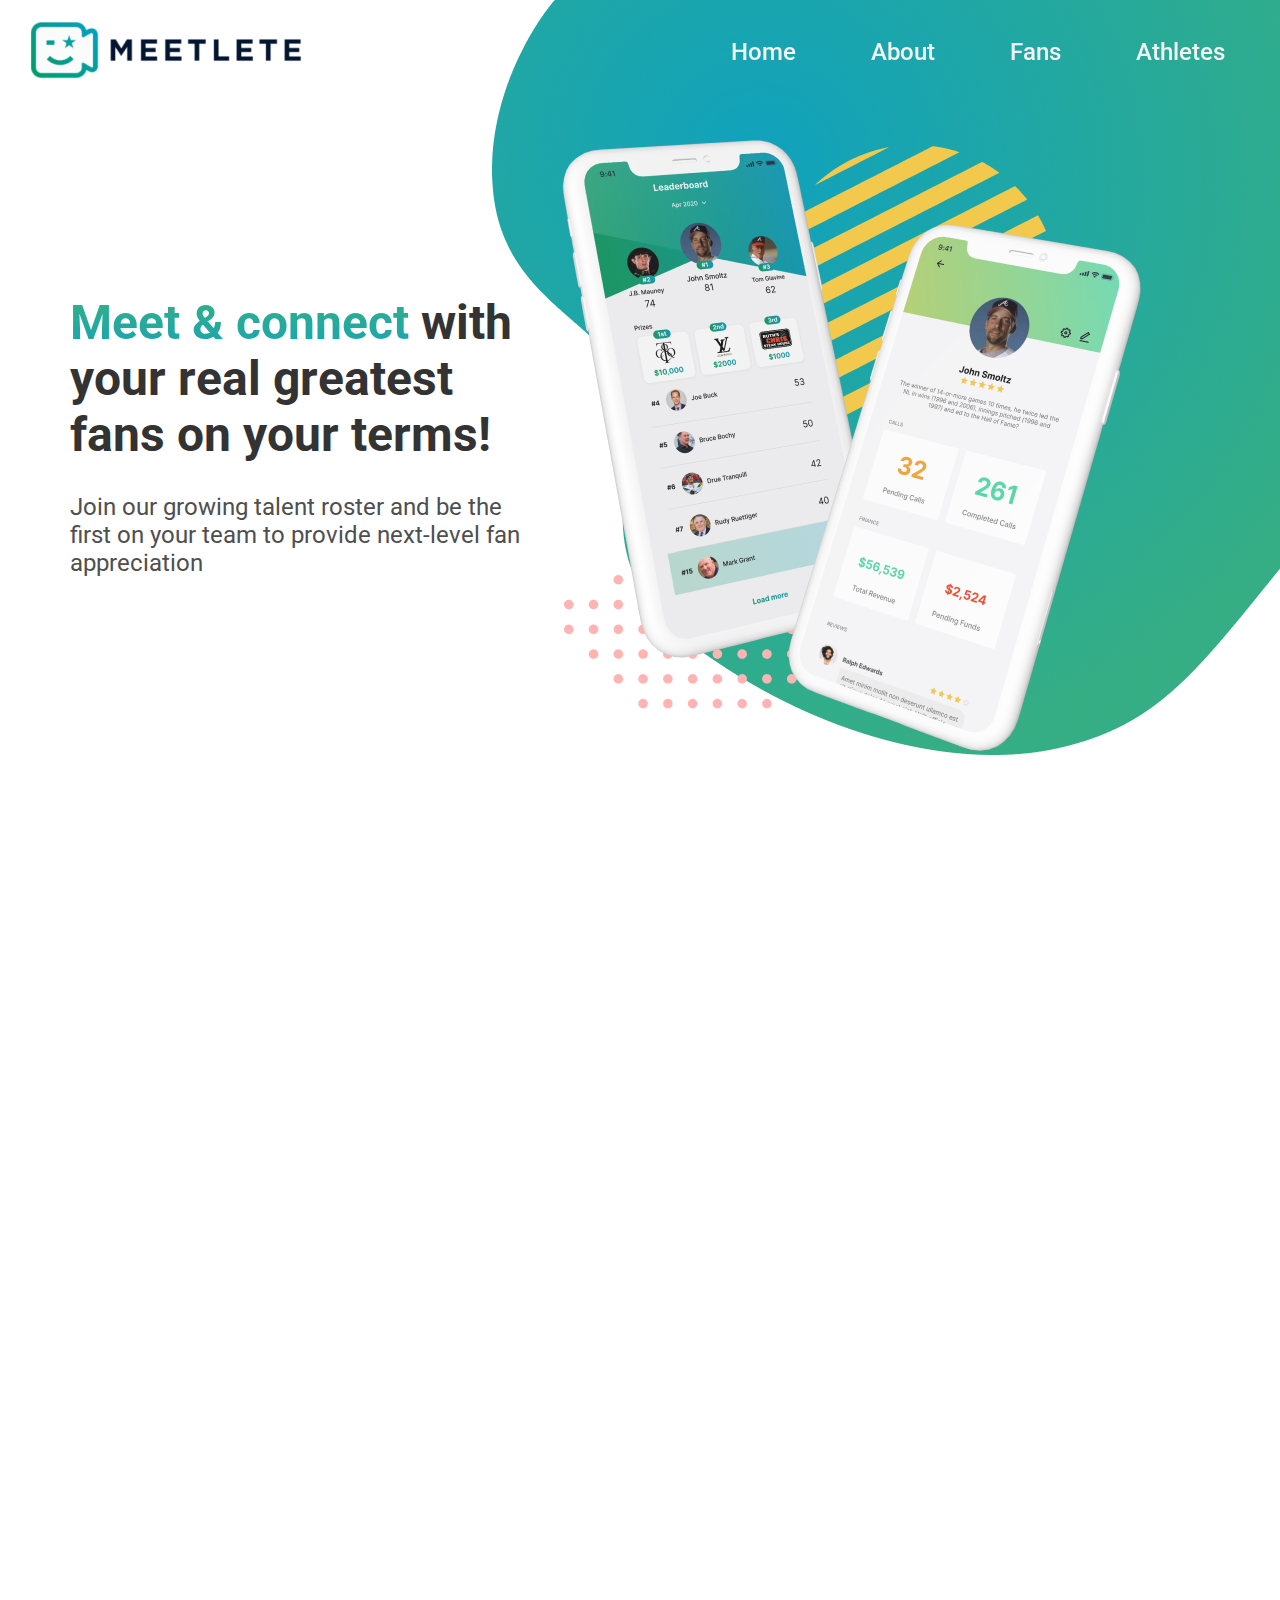
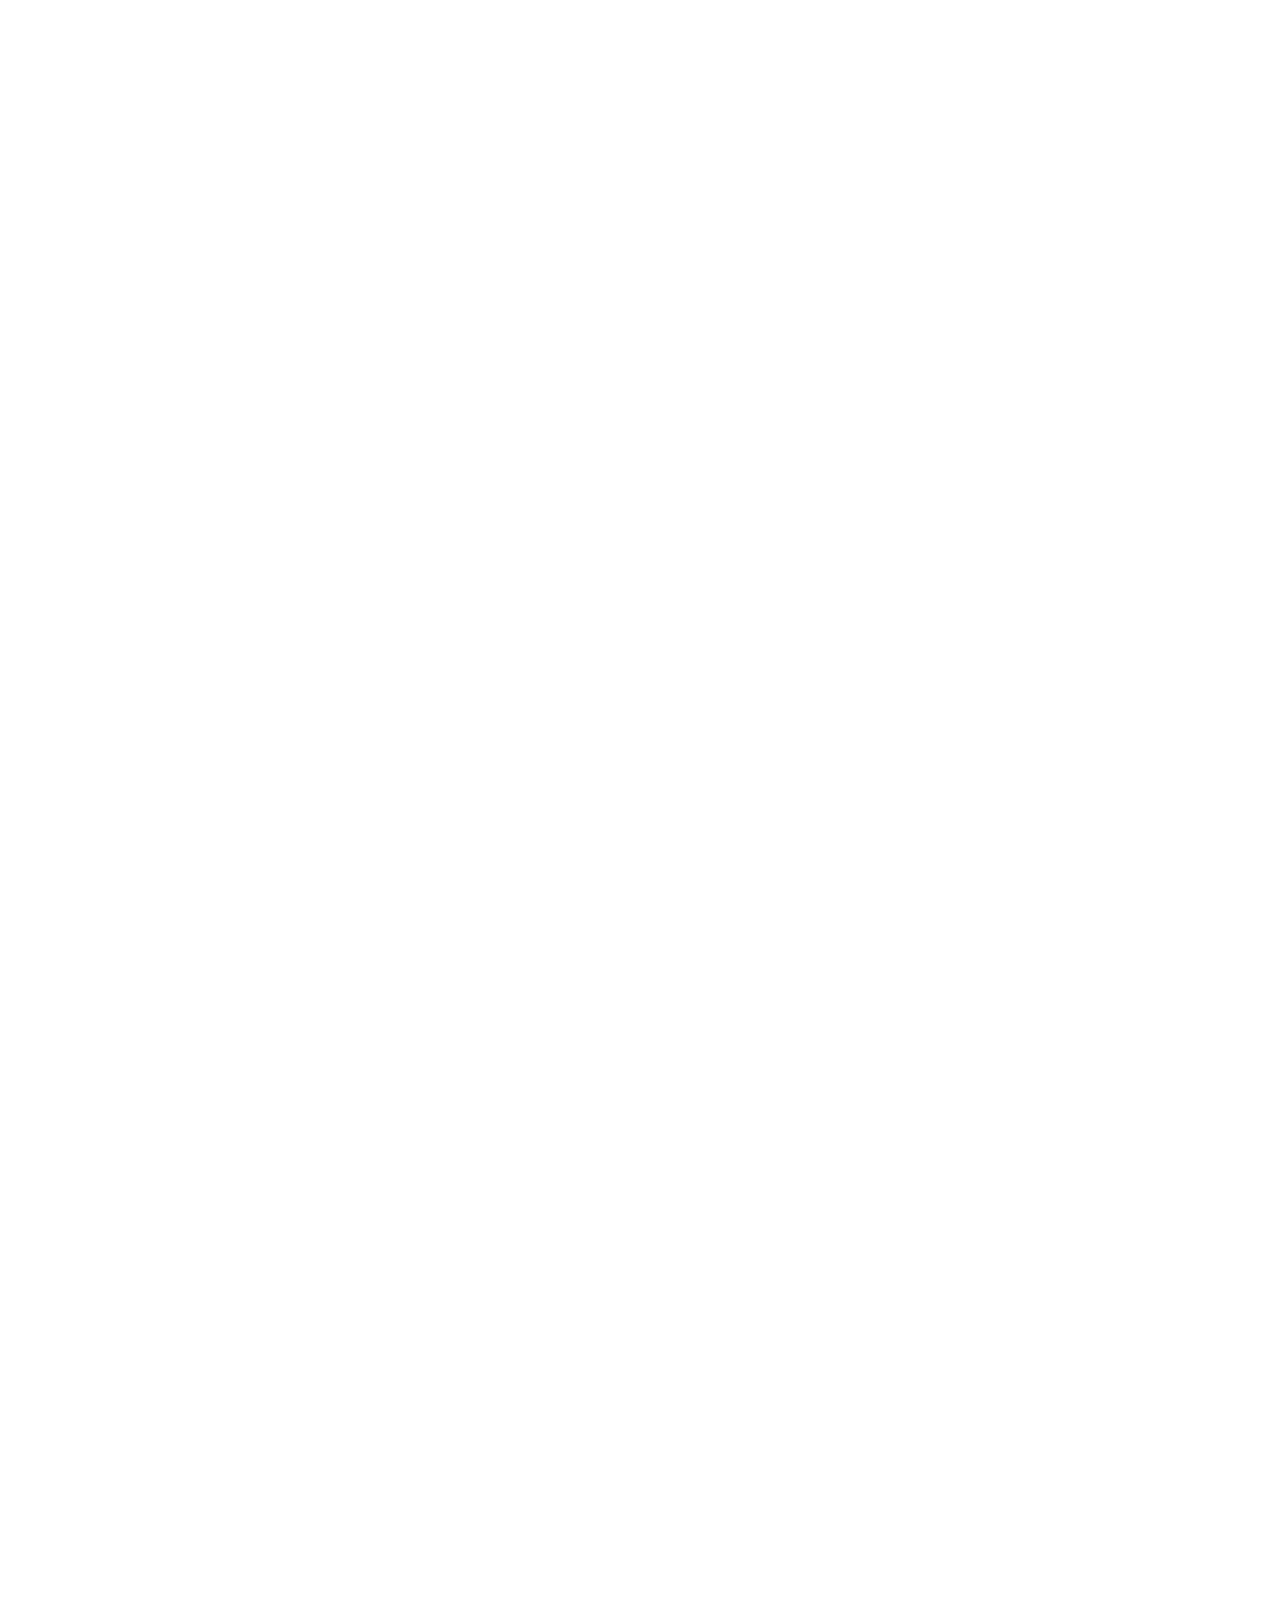
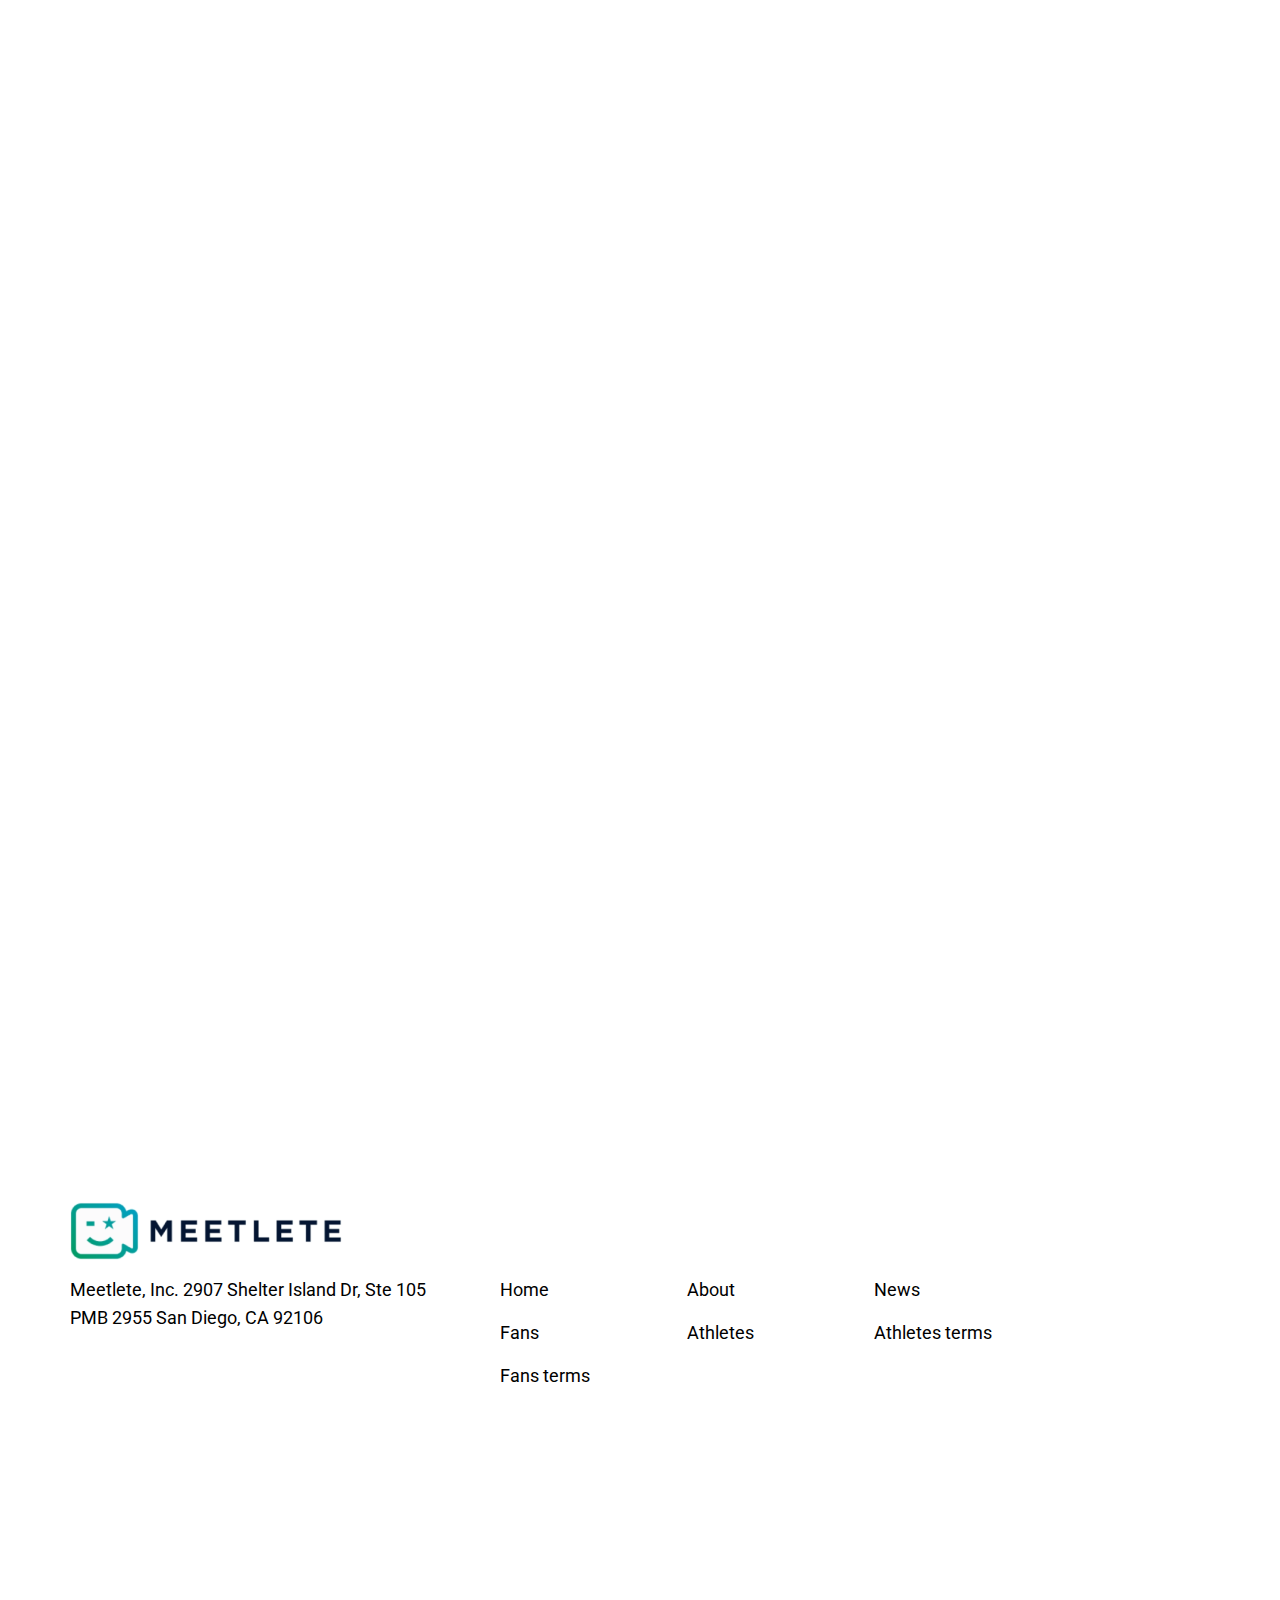
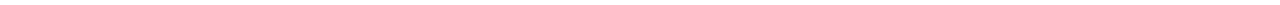
<file: athletes.html>
<!DOCTYPE html>
<html>
<head>

	<title>Meetlete - Athletes</title>
	<meta charset="utf-8">
	<meta name="viewport" content="width=device-width, initial-scale=1, maximum-scale=1">
	<meta name="description" content="">
	<meta name="Rob" content="Meetlete-theme">
	<link rel="preconnect" href="https://fonts.googleapis.com">
	<link rel="preconnect" href="https://fonts.gstatic.com" crossorigin>
	<link href="https://fonts.googleapis.com/css2?family=Roboto:wght@300;400;500;700;900&display=swap" rel="stylesheet">
	<link href="css/bootstrap.css" rel="stylesheet">
	<link rel="shortcut icon" type="image/jpg" href="./images/flavicon.png" />
	<!--=================== custom style css ================================== -->

	<link rel="stylesheet" type="text/css" href="css/custom.css?ver=1.0.8">
		<!-- Global site tag (gtag.js) - Google Analytics -->
		  <script async src="https://www.googletagmanager.com/gtag/js?id=G-RH1H0628FB"></script>
		  <script>
		    window.dataLayer = window.dataLayer || [];

		    function gtag() {
		      dataLayer.push(arguments);
		    }
		    gtag("js", new Date());

		    gtag("config", "G-RH1H0628FB");
		  </script>
</head>

<body>

<header>
	
	<!--=================== top area ================================== -->

	<section class="top-bar">
		
		<div class="container-fluid">
			<div class="logo">
				<a href="index.html" title="Meetlete"><img src="images/logo.png" alt="Meetlete"></a>
			</div>

			<div class="topnavbar">

				<nav class="navbar navbar-default mynav">
			        
			         <div class="navbar-header">
			            <button type="button" class="navbar-toggle collapsed " data-toggle="collapse" data-target="#navbar" aria-expanded="false" aria-controls="navbar">
			              <span class="sr-only">Toggle navigation</span>
			              <span class="icon-bar"></span>
			              <span class="icon-bar"></span>
			              <span class="icon-bar"></span>
			            </button>
			        </div>

			        <div id="navbar" class="navbar-collapse collapse ">
			            <ul class="nav navbar-nav">
			              <li><a href="./index.html">Home</a></li>
			              <li><a href="./about-us.html">About</a></li>
			              <li><a href="./fan.html">Fans</a></li>         
			              <li><a href="./athletes.html">Athletes </a></li>	   
			              <!-- <li><a href="./contest.html">Contest</a></li> -->
			            </ul>
			                                             
			        </div>
			        <!--/.nav-collapse -->
			        
		      	</nav>
		    </div>
		</div>  <!-- container end -->

	</section><!-- tob section end -->

	<section class="hero-data hero-banner novisible visible">
		<div class="container">
			<div class="row">
				<div class="col-md-7 hero-small talent-small">
					<img src="images/HeroTalentPage.png" alt="HeroTalent">
				</div>
				<div class="col-md-5 hero-content">
					<h1>
						 <span>Meet & connect</span> with your real greatest fans on your terms!
					</h1>
					<p>Join our growing talent roster and be the first on your team to provide next-level fan appreciation</p>
				</div>
				
			</div>
		</div>
	</section>

</header>
	
	<!--===================  Talent form  area =================================== -->

	<section class="form-area meetlete-section novisible ">
		<div class="container">
			<div class="row">
				<h2>Athletes Application</h2>
				<div id="atheletsFrom" class="col-md-12 formtalent">
					<form name="talent-contact-form">
						<input class="form-control" name="name_talent" type="text" id="nameTalent" placeholder="First and last name" value="" required>
						<input class="form-control" name="number_talent" type="tel" id="phoneTalent" placeholder="Phone number (we never share your info)" value="" required>
						<input class="form-control" name="email_talent" type="email" id="emailTalent" placeholder="Please provide your email address" value="" required>
						<input class="form-control" name="affiliated_talent" type="text" id="sportTalent" placeholder="Sport Played or affiliated with?" value="" required>
						<input class="form-control" type="submit" value="SUBMIT MY APPLICATION">
						<div class="spiner"><img src="images/spin.gif" alt="Submiting"></div>
					</form>

				</div>
				
			</div>
		</div>
	</section>


	<!--===================  Perk content area ================================== -->

		<section class="per-area meetlete-section novisible">
		<div class="container">
			<div class="row">
				<div class="col-md-6 perk-thumb">
					<img src="images/PerkImages.png" alt="Perk">
				</div>
				<div class="col-md-6 perk-content">
					<h2>Perks of Meetlete</h2>
					
					<div class="perklist">
						<h4>For Athletes</h4>
						<p><img src="images/enjoy.png" alt=">>">  Build loyalties with your Fans.</p>
						<p><img src="images/handdolar.png" alt=">>"> Earn up to 10x than other platforms.</p>
						<p><img src="images/usersafe.png" alt=">>"> None of your information is shared.</p>
						<p><img src="images/timer.png" alt=">>"> Meetlete calls are timed.</p>
					</div>
					<!-- <a href="./talent.html" class="meetbutton">GET MY EARLY ACCESS</a> -->
				</div>
				
			</div>
		</div>
	</section>



	<!--=================== About content area ================================== -->

	<section class="about-area meetlete-section novisible">
		<div class="container">
			<div class="row">
				<div class="col-md-8 about-thumb ">
					<img src="images/AboutusImage.png" alt="Perk">
				</div>
				<div class="col-md-4 about-content">
					<h2>About Meetlete</h2>		
					<p>Meetlete was created by two sports fans who wanted the opportunity to actually meet their favorite athletes or sports personalities. </p>
					<p>They felt it was a problem worth solving, and they built Meetlete just for you! </p>			
				</div>

				
				
			</div>
		</div>
	</section>

	<!--=================== CTA Talent area ================================== -->

	<section class="cta-area meetlete-section novisible">
		<div class="container">
			<div class="row">
				<div class="col-md-12 cta-talent">
					<div class="col-md-6 cta-content">
						<h2>Join now to get connected with your real greatest fans!</h2>
						<a href="#atheletsFrom" class="meetbutton"><span>GET MY EARLY ACCESS</span></a>
					</div>
					<div class="col-md-6 guys-thumb">
						<img src="images/men.png" alt="Meetlete">
					</div>
					
					
				</div>
			</div>
		</div>
	</section>



	<!--=================== Footer  area ================================== -->
	<footer>
	
		<section class="footer-area meetlete-section ">
			<div class="container">
				<div class="row">
					<div class="footer-logo">
							<a href="#" title="Meetlete"><img src="images/logo.png" alt="Meetlete"></a>
					</div>
					<div class="col-xs-7 col-sm-5 col-md-4 footer-adress">
						<address>
							Meetlete, Inc. 2907 Shelter Island Dr,
							Ste 105 PMB 2955
							San Diego, CA 92106
						</address>
					</div>
					<div class="col-md-7 col-xs-12 col-sm-12  footer-link">
						<ul>
						  <li><a href="./index.html">Home</a></li>
			              <li><a href="./about-us.html">About</a></li>
			              <li><a href="./in-the-news.html">News</a></li>
			              <li><a href="./fan.html">Fans</a></li>   
			             <li><a href="./athletes.html">Athletes </a></li>	 
			              <li><a href="./athletes-term.html">Athletes terms</a></li>	 
			              <li><a href="./fan-term.html">Fans terms</a></li>      
			              <!-- <li><a href="./contest.html">Contest</a></li> -->

						</ul>
					</div>
					
				</div>
			</div>
		</section>
		
	</footer>

	<!--=================== scrips  ================================== -->

	<script type="text/javascript" src="js/jquery-3.1.1.js"></script>
	<script type="text/javascript" src="js/bootstrap.js"></script>
	<script type="text/javascript" src="js/custom.js?ver=1"></script>
	 <script src="js/contact.js?ver=1.0"></script>
	  <!--Start of Tawk.to Script-->
	  <script type="text/javascript">
	    var Tawk_API = Tawk_API || {},
	      Tawk_LoadStart = new Date();
	    (function () {
	      var s1 = document.createElement("script"),
	        s0 = document.getElementsByTagName("script")[0];
	      s1.async = true;
	      s1.src = "https://embed.tawk.to/6008b001a9a34e36b96e9b0d/1esguv17u";
	      s1.charset = "UTF-8";
	      s1.setAttribute("crossorigin", "*");
	      s0.parentNode.insertBefore(s1, s0);
	    })();
	  </script>
	  <!--End of Tawk.to Script-->
</file>
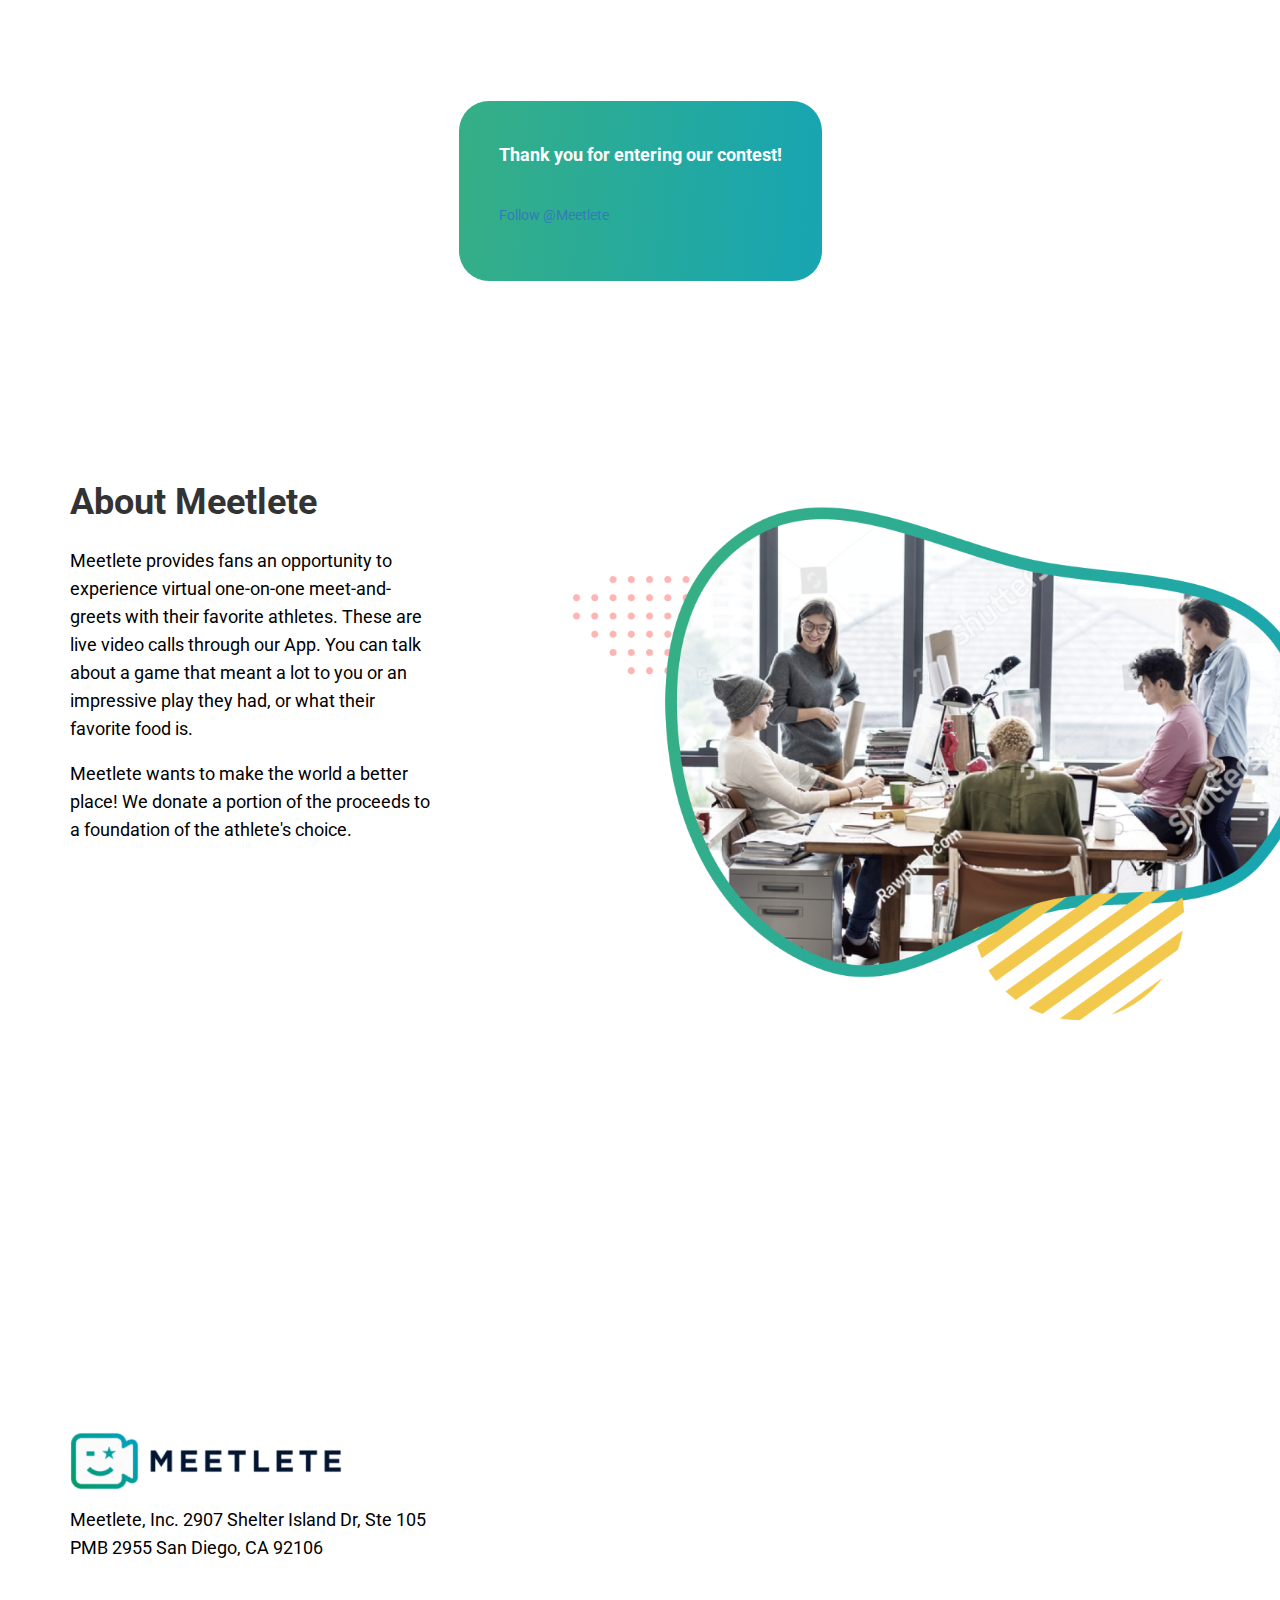
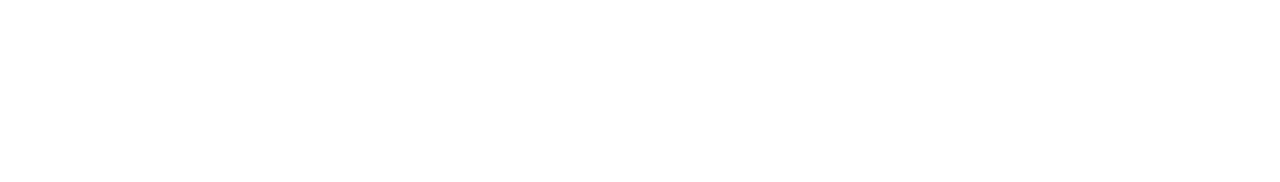
<file: contest-thanks.html>
<!DOCTYPE html>
<html>
<head>

	<title>Meetlete - Talent</title>
	<meta charset="utf-8">
	<meta name="viewport" content="width=device-width, initial-scale=1, maximum-scale=1">
	<meta name="description" content="">
	<meta name="Rob" content="Meetlete-theme">
	<link rel="preconnect" href="https://fonts.googleapis.com">
	<link rel="preconnect" href="https://fonts.gstatic.com" crossorigin>
	<link href="https://fonts.googleapis.com/css2?family=Roboto:wght@300;400;500;700;900&display=swap" rel="stylesheet">
	<link href="css/bootstrap.css" rel="stylesheet">
	<link rel="shortcut icon" type="image/jpg" href="./images/flavicon.png" />
	<!--=================== custom style css ================================== -->

	<link rel="stylesheet" type="text/css" href="css/custom.css?ver=1.0.4">
		<!-- Global site tag (gtag.js) - Google Analytics -->
		  <script async src="https://www.googletagmanager.com/gtag/js?id=G-RH1H0628FB"></script>
		  <script>
		    window.dataLayer = window.dataLayer || [];

		    function gtag() {
		      dataLayer.push(arguments);
		    }
		    gtag("js", new Date());

		    gtag("config", "G-RH1H0628FB");
		  </script>
</head>

<body>

	<!--=================== Thanks content area ================================== -->

	 <section class="thanks meetlete-section">
            <div class="container ">
                <div class="row">
                    <div class="col-md-12">
                    </div>
                    <div class="thankYouBg">
                        <h3 class="thank">Thank you for entering our contest!</h3>

                        <p><br>
                             <a href="https://twitter.com/meetlete?ref_src=twsrc%5Etfw" class="twitter-follow-button" data-show-count="false">Follow @Meetlete</a> </p>
                    </div>
                </div>
            </div>

        </section>
	
	



	<!--=================== About content area ================================== -->

	<section class="about-area meetlete-section">
		<div class="container">
			<div class="row">
				<div class="col-md-8 about-thumb ">
					<img src="images/AboutusImage.png" alt="Perk">
				</div>
				<div class="col-md-4 about-content">
					<h2>About Meetlete</h2>		
					<p>Meetlete provides fans an opportunity to experience virtual one-on-one meet-and-greets with their favorite athletes. These are live video calls through our App. You can talk about a game that meant a lot to you or an impressive play they had, or what their favorite food is.</p>
					<p>
					Meetlete wants to make the world a better place! We donate a portion of the proceeds to a foundation of the athlete's choice.</p>			
				</div>

				
				
			</div>
		</div>
	</section>

	



	<!--=================== Footer  area ================================== -->
	<footer>
	
		<section class="footer-area meetlete-section">
			<div class="container">
				<div class="row">
					<div class="footer-logo">
							<a href="#" title="Meetlete"><img src="images/logo.png" alt="Meetlete"></a>
					</div>
					<div class="col-xs-7 col-sm-5 col-md-4 footer-adress">
						<address>
							Meetlete, Inc. 2907 Shelter Island Dr,
							Ste 105 PMB 2955
							San Diego, CA 92106
						</address>
					</div>
					<div class="col-md-7 footer-link">
						<!-- <ul>
						  <li><a href="./index.html">Home</a></li>
			              <li><a href="./about-us.html">About</a></li>
			              <li><a href="#">Fans</a></li>          
			              <li><a href="./talent.html">Talent </a></li>	   
			              <li><a href="#">Contest</a></li>
						</ul> -->
					</div>
					
				</div>
			</div>
		</section>
		
	</footer>

	<!--=================== scrips  ================================== -->

	<script type="text/javascript" src="js/jquery-3.1.1.js"></script>
	<script type="text/javascript" src="js/bootstrap.js"></script>
	<script async src="https://platform.twitter.com/widgets.js" charset="utf-8"></script>
	<script type="text/javascript" src="js/custom.js"></script>
	 <script src="js/contact.js"></script>
	  <!--Start of Tawk.to Script-->
	  <script type="text/javascript">
	    var Tawk_API = Tawk_API || {},
	      Tawk_LoadStart = new Date();
	    (function () {
	      var s1 = document.createElement("script"),
	        s0 = document.getElementsByTagName("script")[0];
	      s1.async = true;
	      s1.src = "https://embed.tawk.to/6008b001a9a34e36b96e9b0d/1esguv17u";
	      s1.charset = "UTF-8";
	      s1.setAttribute("crossorigin", "*");
	      s0.parentNode.insertBefore(s1, s0);
	    })();
	  </script>
	  <!--End of Tawk.to Script-->
</file>
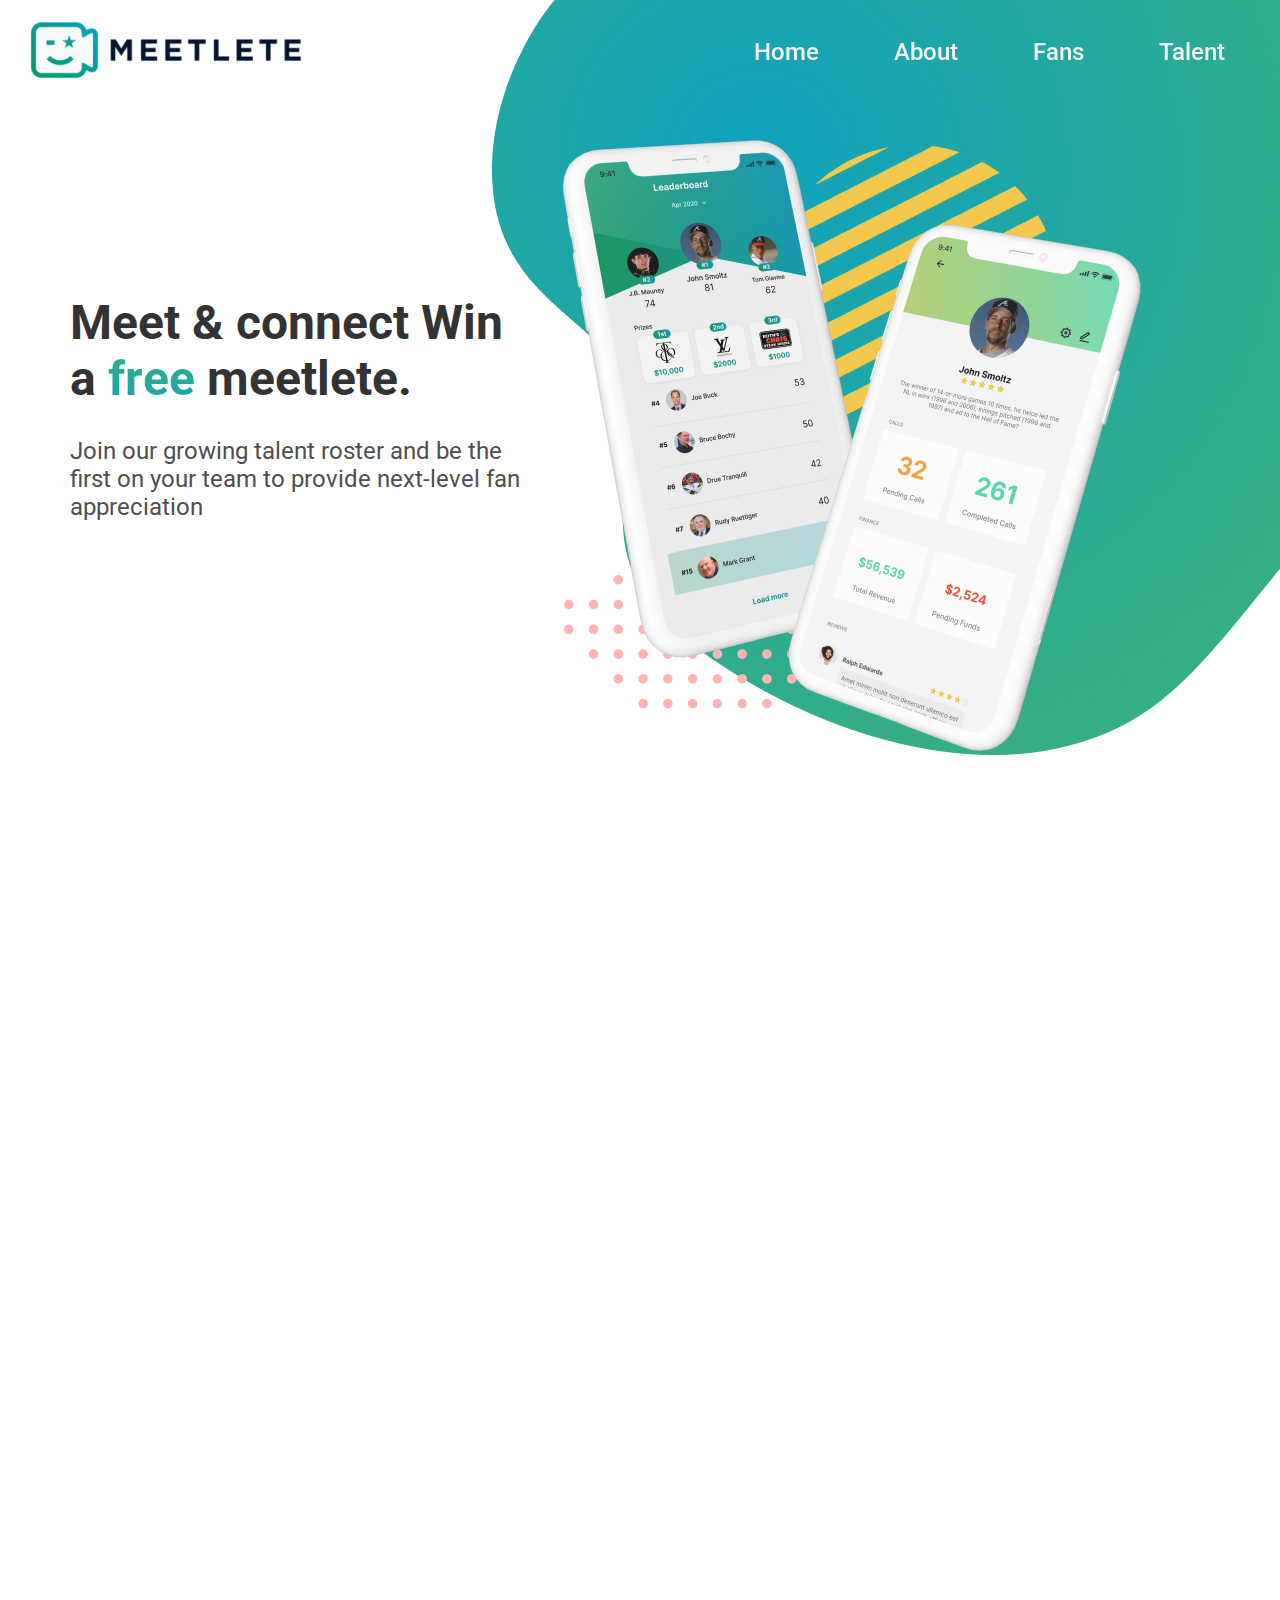
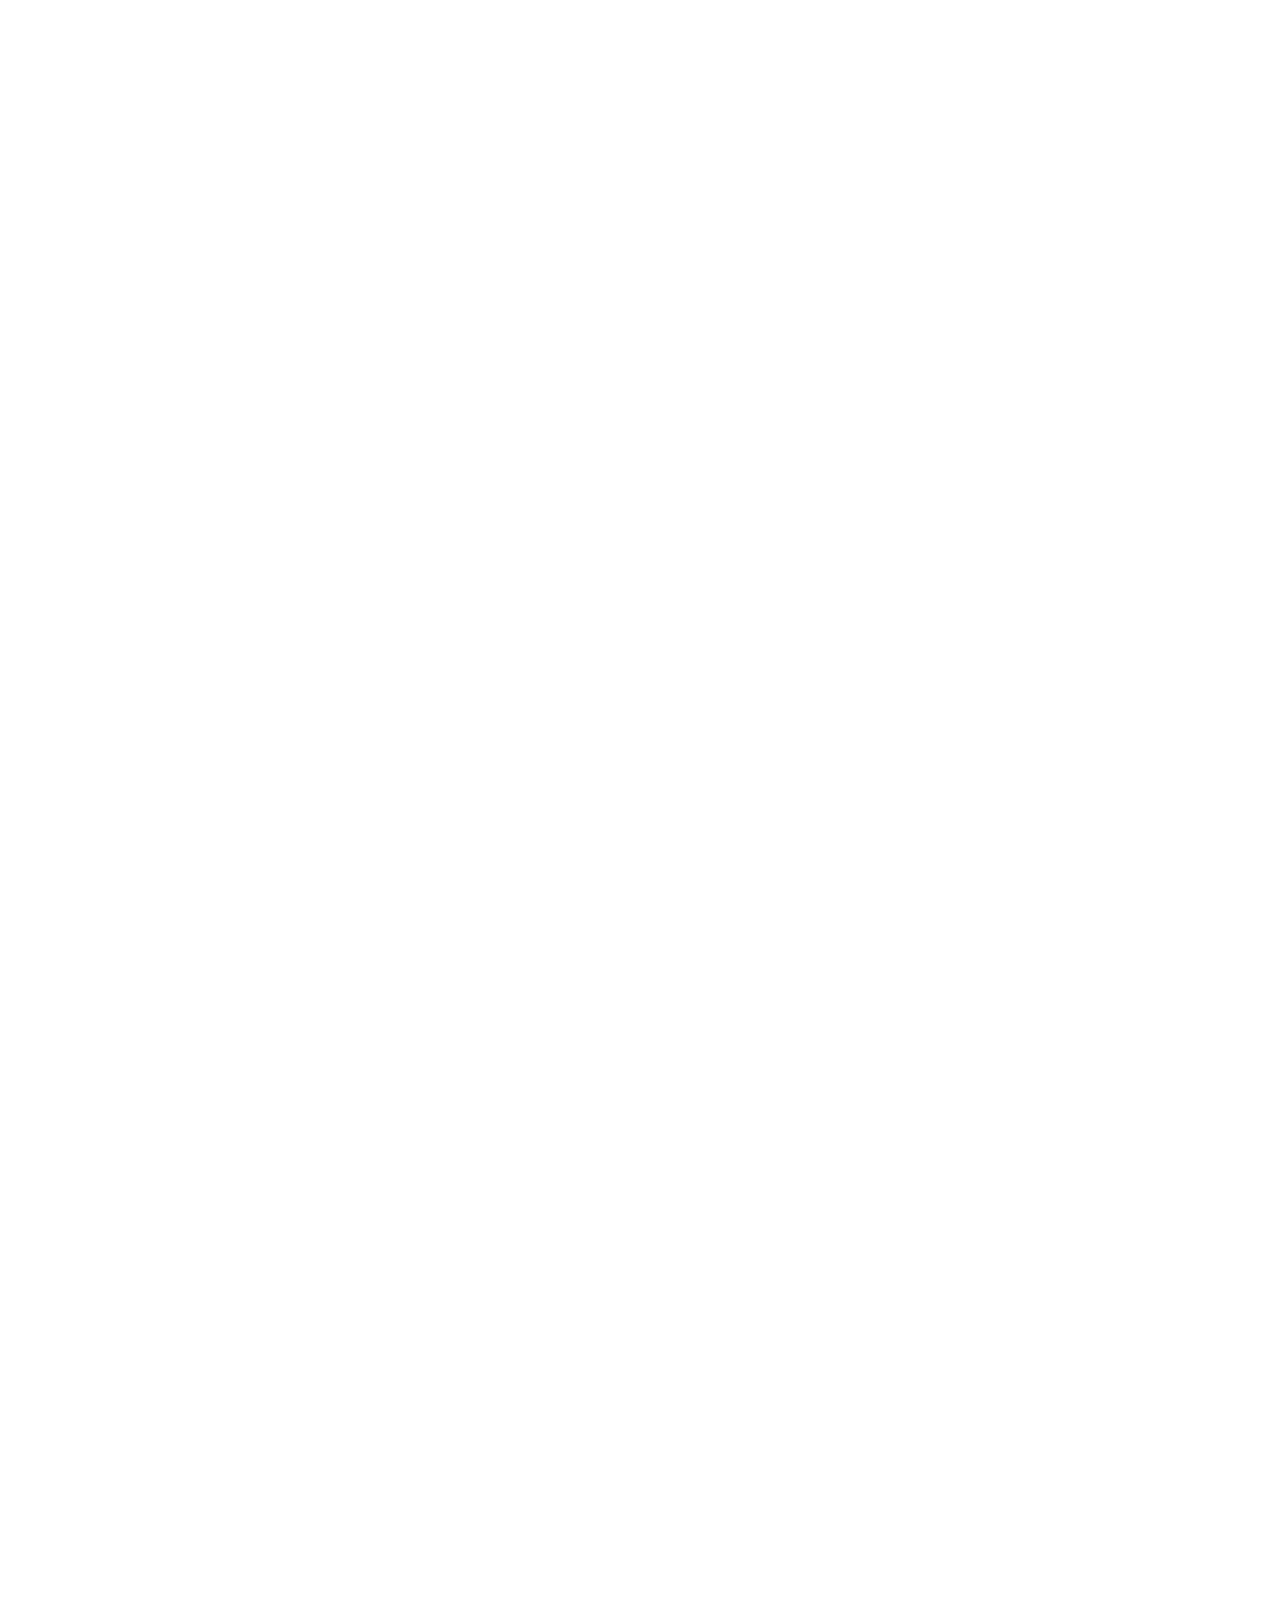
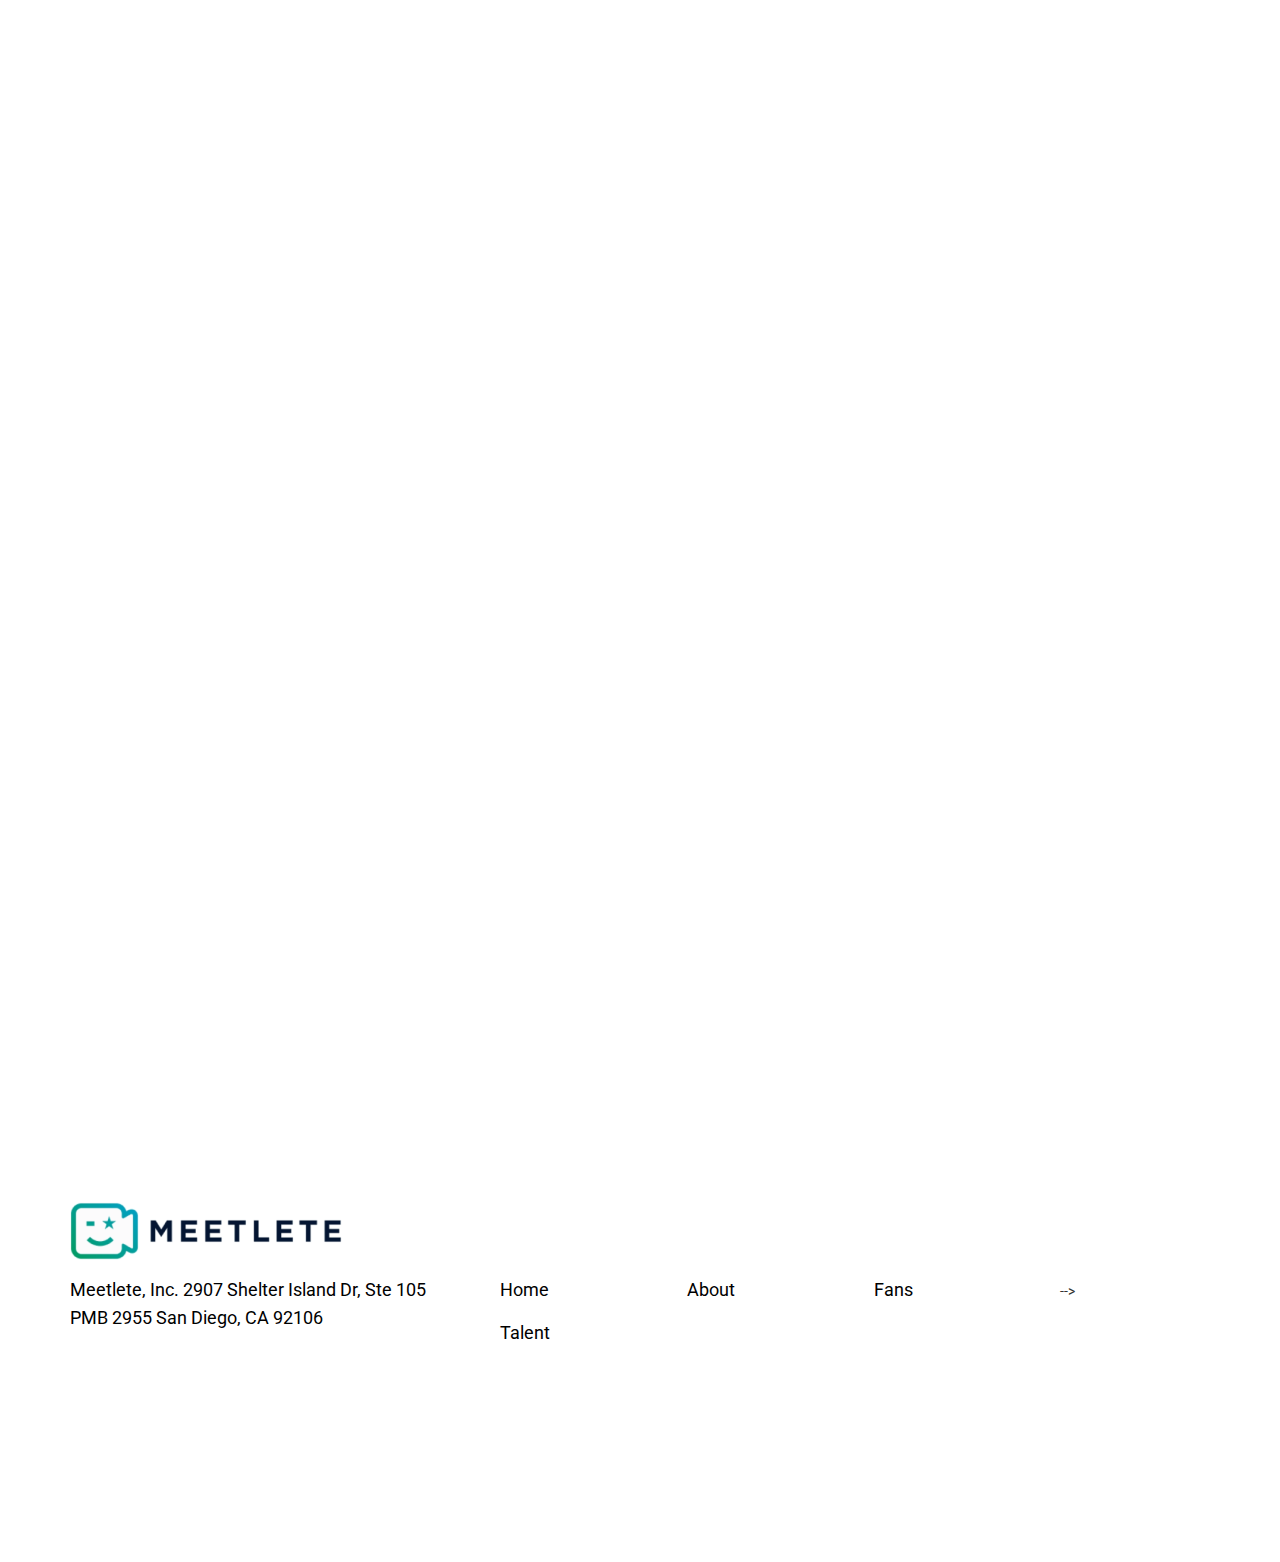
<file: contest.html>
<!DOCTYPE html>
<html>
<head>

	<title>Meetlete - Fans</title>
	<meta charset="utf-8">
	<meta name="viewport" content="width=device-width, initial-scale=1, maximum-scale=1">
	<meta name="description" content="">
	<meta name="Rob" content="Meetlete-theme">
	<link rel="preconnect" href="https://fonts.googleapis.com">
	<link rel="preconnect" href="https://fonts.gstatic.com" crossorigin>
	<link href="https://fonts.googleapis.com/css2?family=Roboto:wght@300;400;500;700;900&display=swap" rel="stylesheet">
	<link href="css/bootstrap.css" rel="stylesheet">
	<link rel="shortcut icon" type="image/jpg" href="./images/flavicon.png" />
	<!--=================== custom style css ================================== -->

	<link rel="stylesheet" type="text/css" href="css/custom.css?ver=1.0.4">
		<!-- Global site tag (gtag.js) - Google Analytics -->
		  <script async src="https://www.googletagmanager.com/gtag/js?id=G-RH1H0628FB"></script>
		  <script>
		    window.dataLayer = window.dataLayer || [];

		    function gtag() {
		      dataLayer.push(arguments);
		    }
		    gtag("js", new Date());

		    gtag("config", "G-RH1H0628FB");
		  </script>
</head>

<body>

<header>
	
	<!--=================== top area ================================== -->

	<section class="top-bar">
		
		<div class="container-fluid">
			<div class="logo">
				<a href="index.html" title="Meetlete"><img src="images/logo.png" alt="Meetlete"></a>
			</div>

			<div class="topnavbar">

				<nav class="navbar navbar-default mynav">
			        
			         <div class="navbar-header">
			            <button type="button" class="navbar-toggle collapsed " data-toggle="collapse" data-target="#navbar" aria-expanded="false" aria-controls="navbar">
			              <span class="sr-only">Toggle navigation</span>
			              <span class="icon-bar"></span>
			              <span class="icon-bar"></span>
			              <span class="icon-bar"></span>
			            </button>
			        </div>

			        <div id="navbar" class="navbar-collapse collapse ">
			            <ul class="nav navbar-nav">
			              <li><a href="./index.html">Home</a></li>
			              <li><a href="./about-us.html">About</a></li>
			              <li><a href="./fan.html">Fans</a></li>               
			              <li><a href="./talent.html">Talent </a></li>	   
			              <!-- <li><a href="./contest.html">Contest</a></li> -->
			            </ul>
			                                             
			        </div>
			        <!--/.nav-collapse -->
			        
		      	</nav>
		    </div>
		</div>  <!-- container end -->

	</section><!-- tob section end -->

	<section class="hero-data hero-banner novisible visible">
		<div class="container">
			<div class="row">
				<div class="col-md-7 hero-small talent-small">
					<img src="images/HeroTalentPage.png" alt="HeroTalent">
				</div>
				<div class="col-md-5 hero-content">
					<h1>
						 Meet & connect Win a <span>free</span> meetlete.
					</h1>
					<p>Join our growing talent roster and be the first on your team to provide next-level fan appreciation</p>
				</div>
				
			</div>
		</div>
	</section>

</header>
	
	<!--===================  Talent form  area ================================== -->

	<section class="form-area meetlete-section novisible ">
		<div class="container">
			<div class="row">
				<h2>Have a conversation with a legend!</h2>
				<div class="col-md-12 formtalent">
					<form name="contest-contact-form">
						<input class="form-control" name="fname_contest" type="text" id="nameContest"  placeholder="First and last name" value="" required>
						<input class="form-control" name="email_contest" type="email" id="emailContest"  placeholder="Enter Email" value="" required>
						<input class="form-control" name="favath_contest" type="text" id="athleteContest" placeholder="What is your favorite sports team?" value="" required>
						<input class="form-control" name="city_contest" type="text" id="cityContest" placeholder="What city do you live in?" value="" required>
						<input class="form-control" type="submit" value="SUBMIT MY APPLICATION">
					</form>
				</div>
				
			</div>
		</div>
	</section>


	<!--===================  Perk content area ================================== -->

		<section class="per-area meetlete-section novisible">
		<div class="container">
			<div class="row">
				<div class="col-md-6 perk-thumb">
					<img src="images/PerkImages.png" alt="Perk">
				</div>
				<div class="col-md-6 perk-content">
					<h2>Perks of Meetlete</h2>
					<div class="perklist">
						<p><img src="images/shield.png" alt=">>">Calls are on a private & secure platform.</p>
						<p><img src="images/calendar.png" alt=">>">Meetlete calls take place on your time.</p>
						<p><img src="images/handheart.png" alt=">>"> A portion of every call goes to charity.</p>
					</div>
					
					<div class="perklist">
						<h4>For Athletes</h4>
						<p><img src="images/enjoy.png" alt=">>">  Build loyalties with your Fans.</p>
						<p><img src="images/handdolar.png" alt=">>"> Earn up to 10x than other platforms.</p>
						<p><img src="images/usersafe.png" alt=">>"> None of your information is shared.</p>
						<p><img src="images/timer.png" alt=">>"> Meetlete calls are timed.</p>
					</div>
					<a href="./talent.html" class="meetbutton">GET MY EARLY ACCESS</a>
				</div>
				
			</div>
		</div>
	</section>



	<!--=================== About content area ================================== -->

	<section class="about-area meetlete-section novisible">
		<div class="container">
			<div class="row">
				<div class="col-md-8 about-thumb ">
					<img src="images/AboutusImage.png" alt="Perk">
				</div>
				<div class="col-md-4 about-content">
					<h2>About Meetlete</h2>		
					<p>Meetlete was created by two sports fans who wanted the opportunity to actually meet their favorite athletes or sports personalities. </p>
					<p>They felt it was a problem worth solving, and they built Meetlete just for you! </p>			
				</div>

				
				
			</div>
		</div>
	</section>

	<!--=================== CTA Talent area ================================== -->

	<section class="cta-area meetlete-section novisible">
		<div class="container">
			<div class="row">
				<div class="col-md-12 cta-talent">
					<div class="col-md-6 cta-content">
						<h2>Join now to get connected with your real greatest fans!</h2>
						<a href="#" class="meetbutton"><span>GET MY EARLY ACCESS</span></a>
					</div>
					<div class="col-md-6 guys-thumb">
						<img src="images/men.png" alt="Meetlete">
					</div>
					
					
				</div>
			</div>
		</div>
	</section>



	<!--=================== Footer  area ================================== -->
	<footer>
	
		<section class="footer-area meetlete-section ">
			<div class="container">
				<div class="row">
					<div class="footer-logo">
							<a href="#" title="Meetlete"><img src="images/logo.png" alt="Meetlete"></a>
					</div>
					<div class="col-xs-7 col-sm-5 col-md-4 footer-adress">
						<address>
							Meetlete, Inc. 2907 Shelter Island Dr,
							Ste 105 PMB 2955
							San Diego, CA 92106
						</address>
					</div>
					<div class="col-md-7 col-xs-12 col-sm-12  footer-link">
						<ul>
							<li><a href="./index.html">Home</a></li>
			              <li><a href="./about-us.html">About</a></li>
			              <li><a href="./fan.html">Fans</a></li>    -->
			              <li><a href="./talent.html">Talent </a></li>	   
			              <!-- <li><a href="./contest.html">Contest</a></li> -->
						</ul>
					</div>
					
				</div>
			</div>
		</section>
		
	</footer>

	<!--=================== scrips  ================================== -->

	<script type="text/javascript" src="js/jquery-3.1.1.js"></script>
	<script type="text/javascript" src="js/bootstrap.js"></script>
	<script type="text/javascript" src="js/custom.js?ver=1"></script>
	 <script src="js/contact.js"></script>
	  <!--Start of Tawk.to Script-->
	  <script type="text/javascript">
	    var Tawk_API = Tawk_API || {},
	      Tawk_LoadStart = new Date();
	    (function () {
	      var s1 = document.createElement("script"),
	        s0 = document.getElementsByTagName("script")[0];
	      s1.async = true;
	      s1.src = "https://embed.tawk.to/6008b001a9a34e36b96e9b0d/1esguv17u";
	      s1.charset = "UTF-8";
	      s1.setAttribute("crossorigin", "*");
	      s0.parentNode.insertBefore(s1, s0);
	    })();
	  </script>
	  <!--End of Tawk.to Script-->
</file>
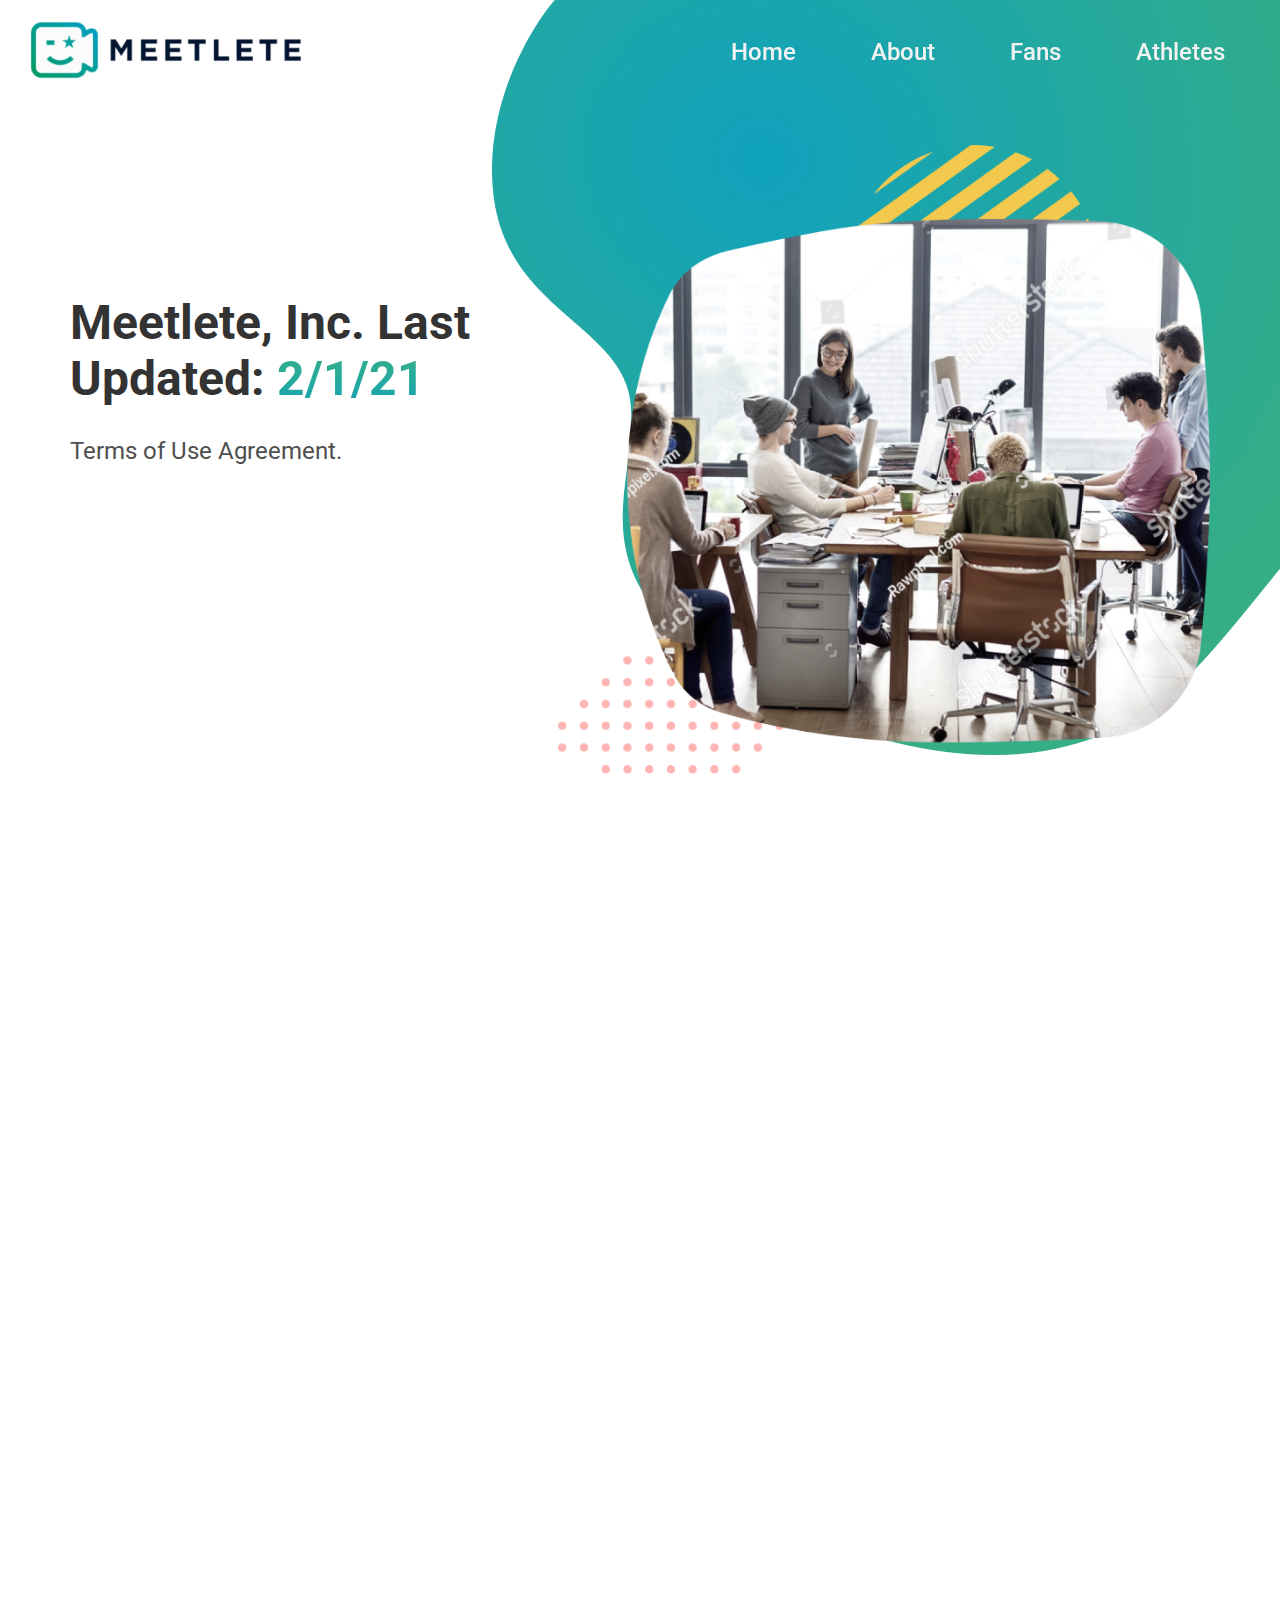
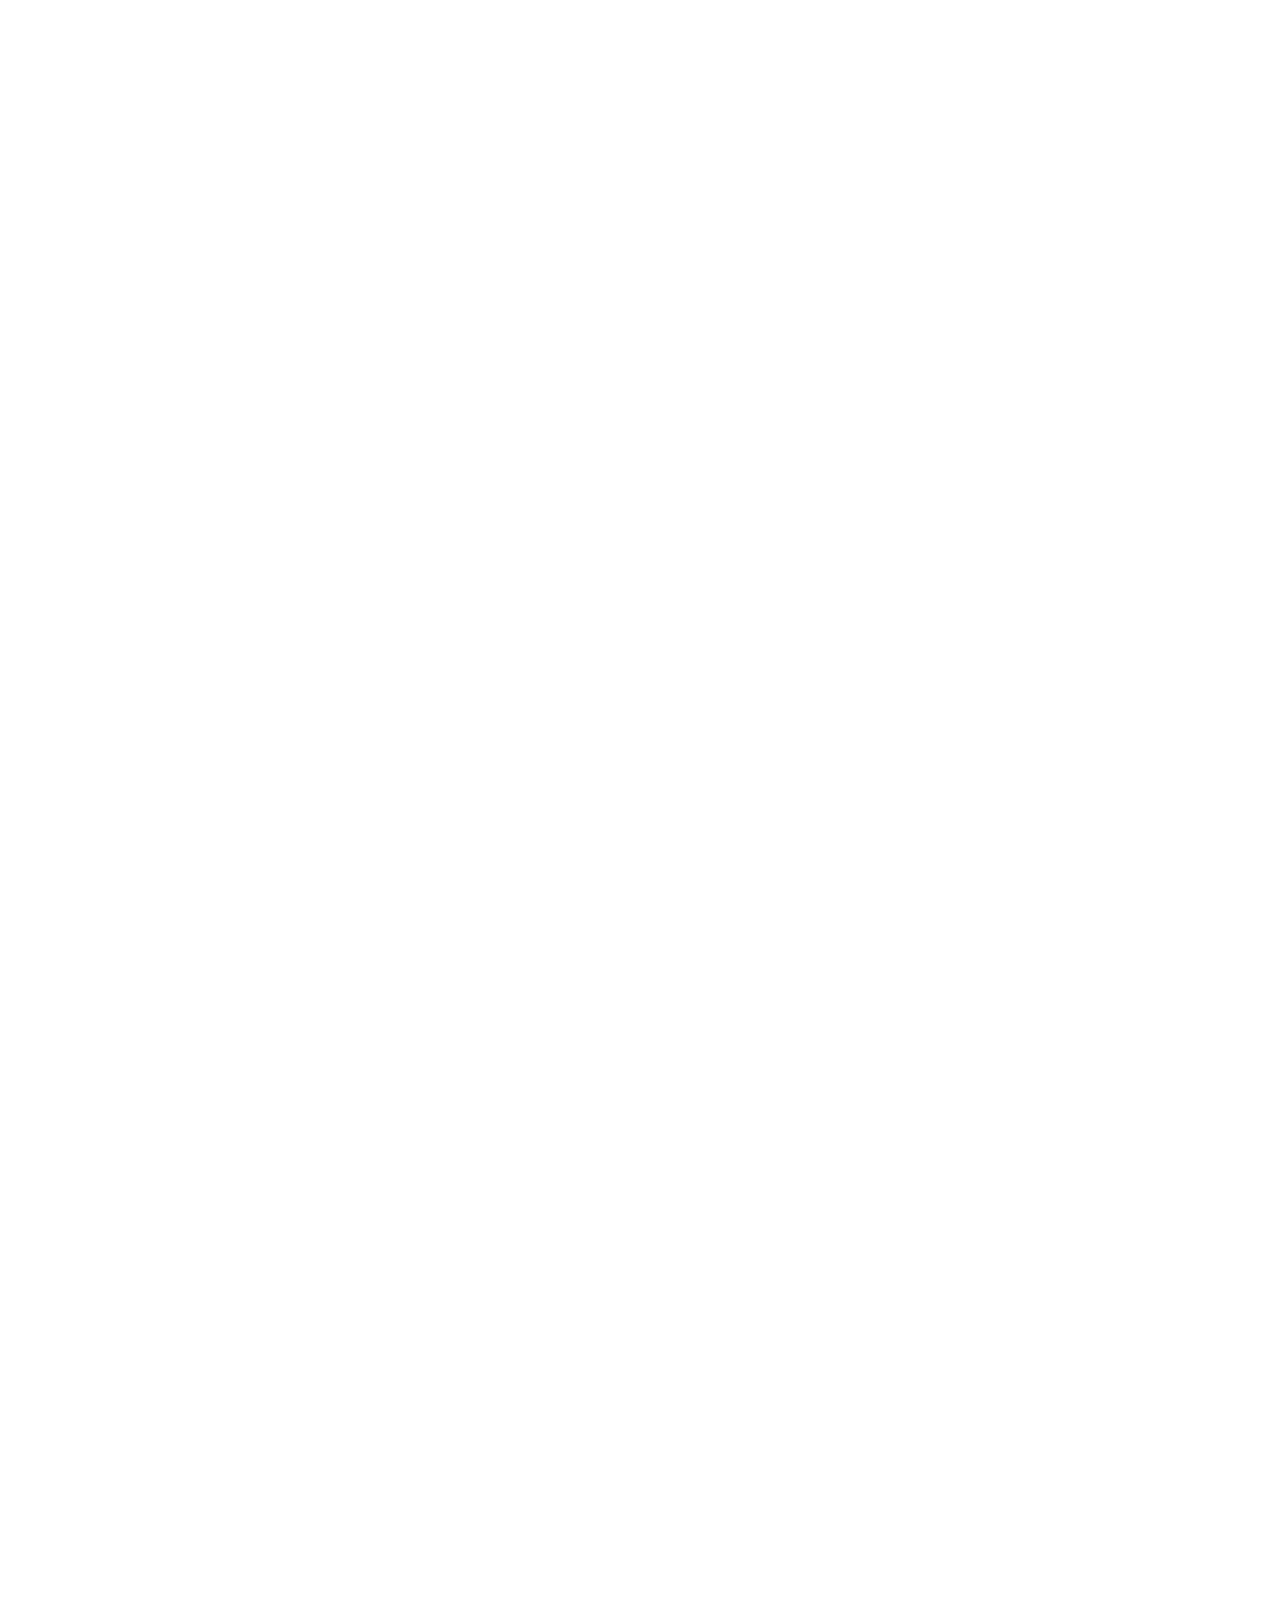
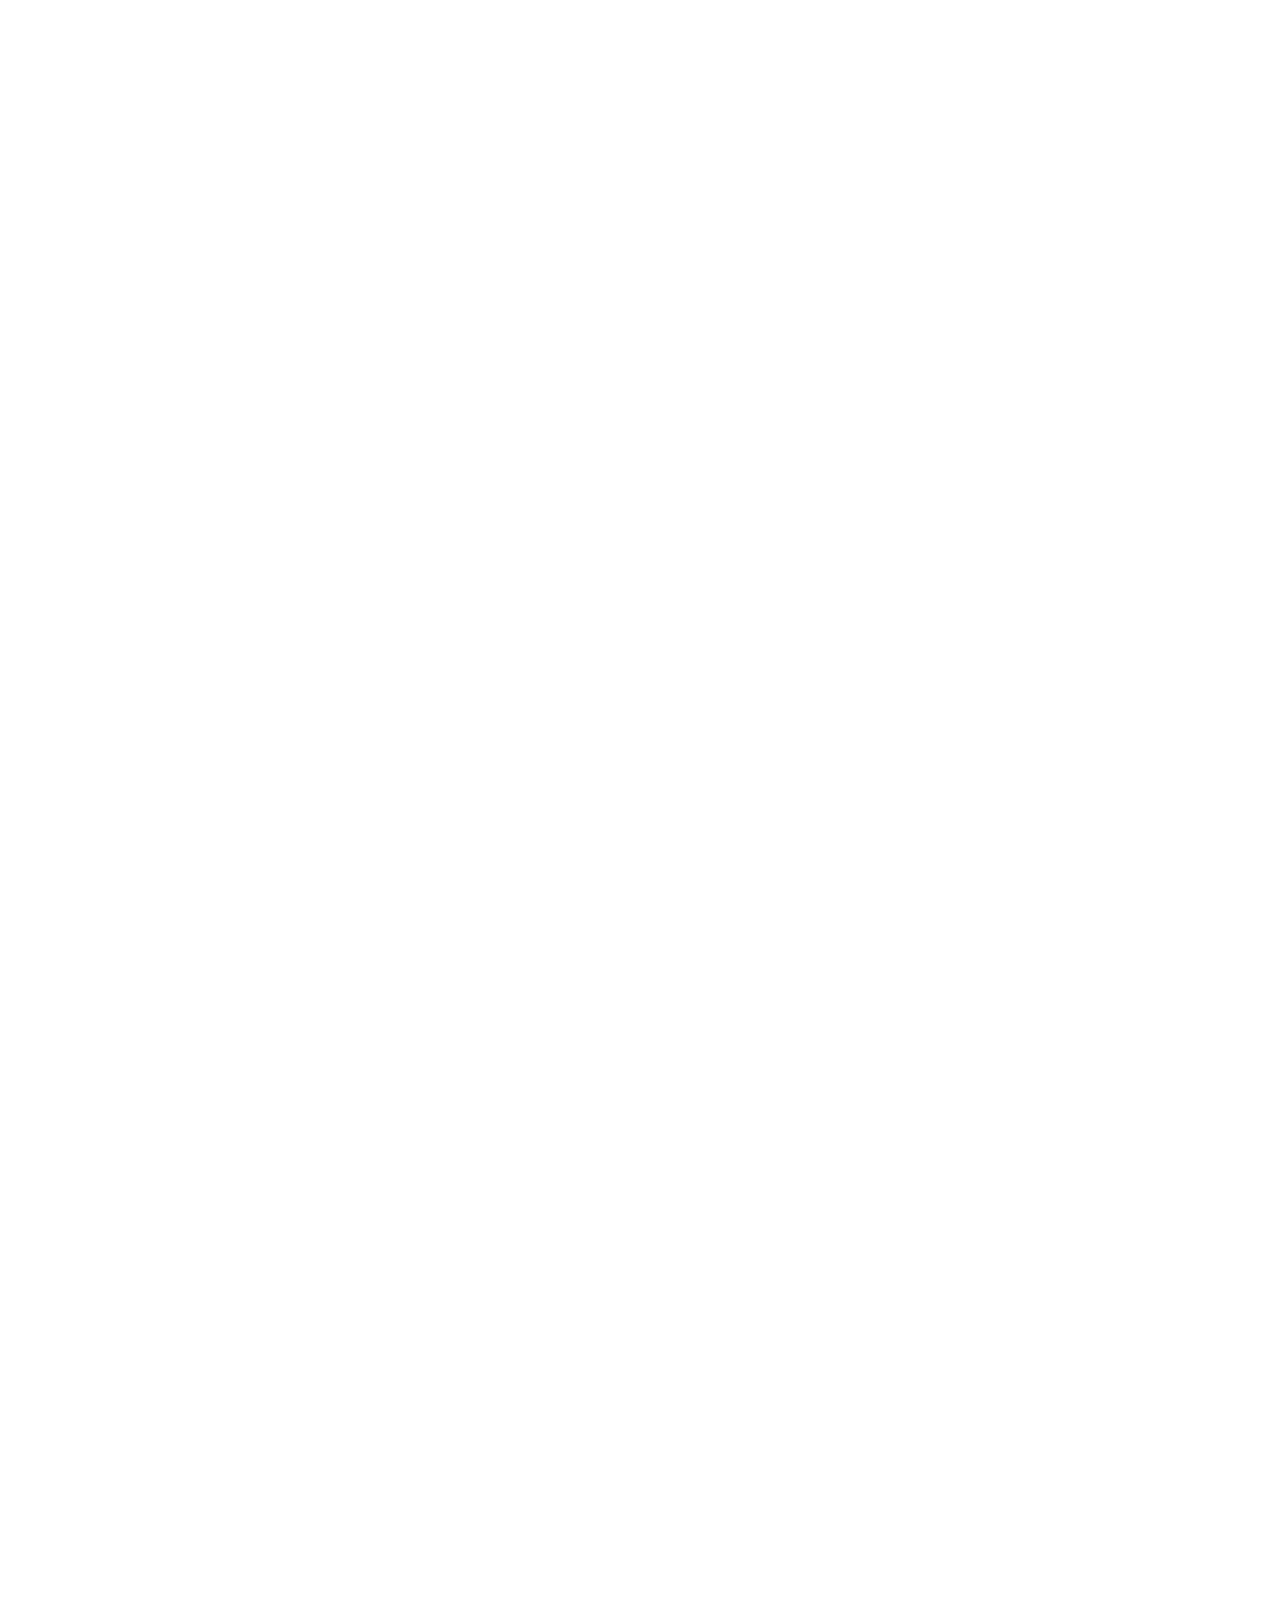
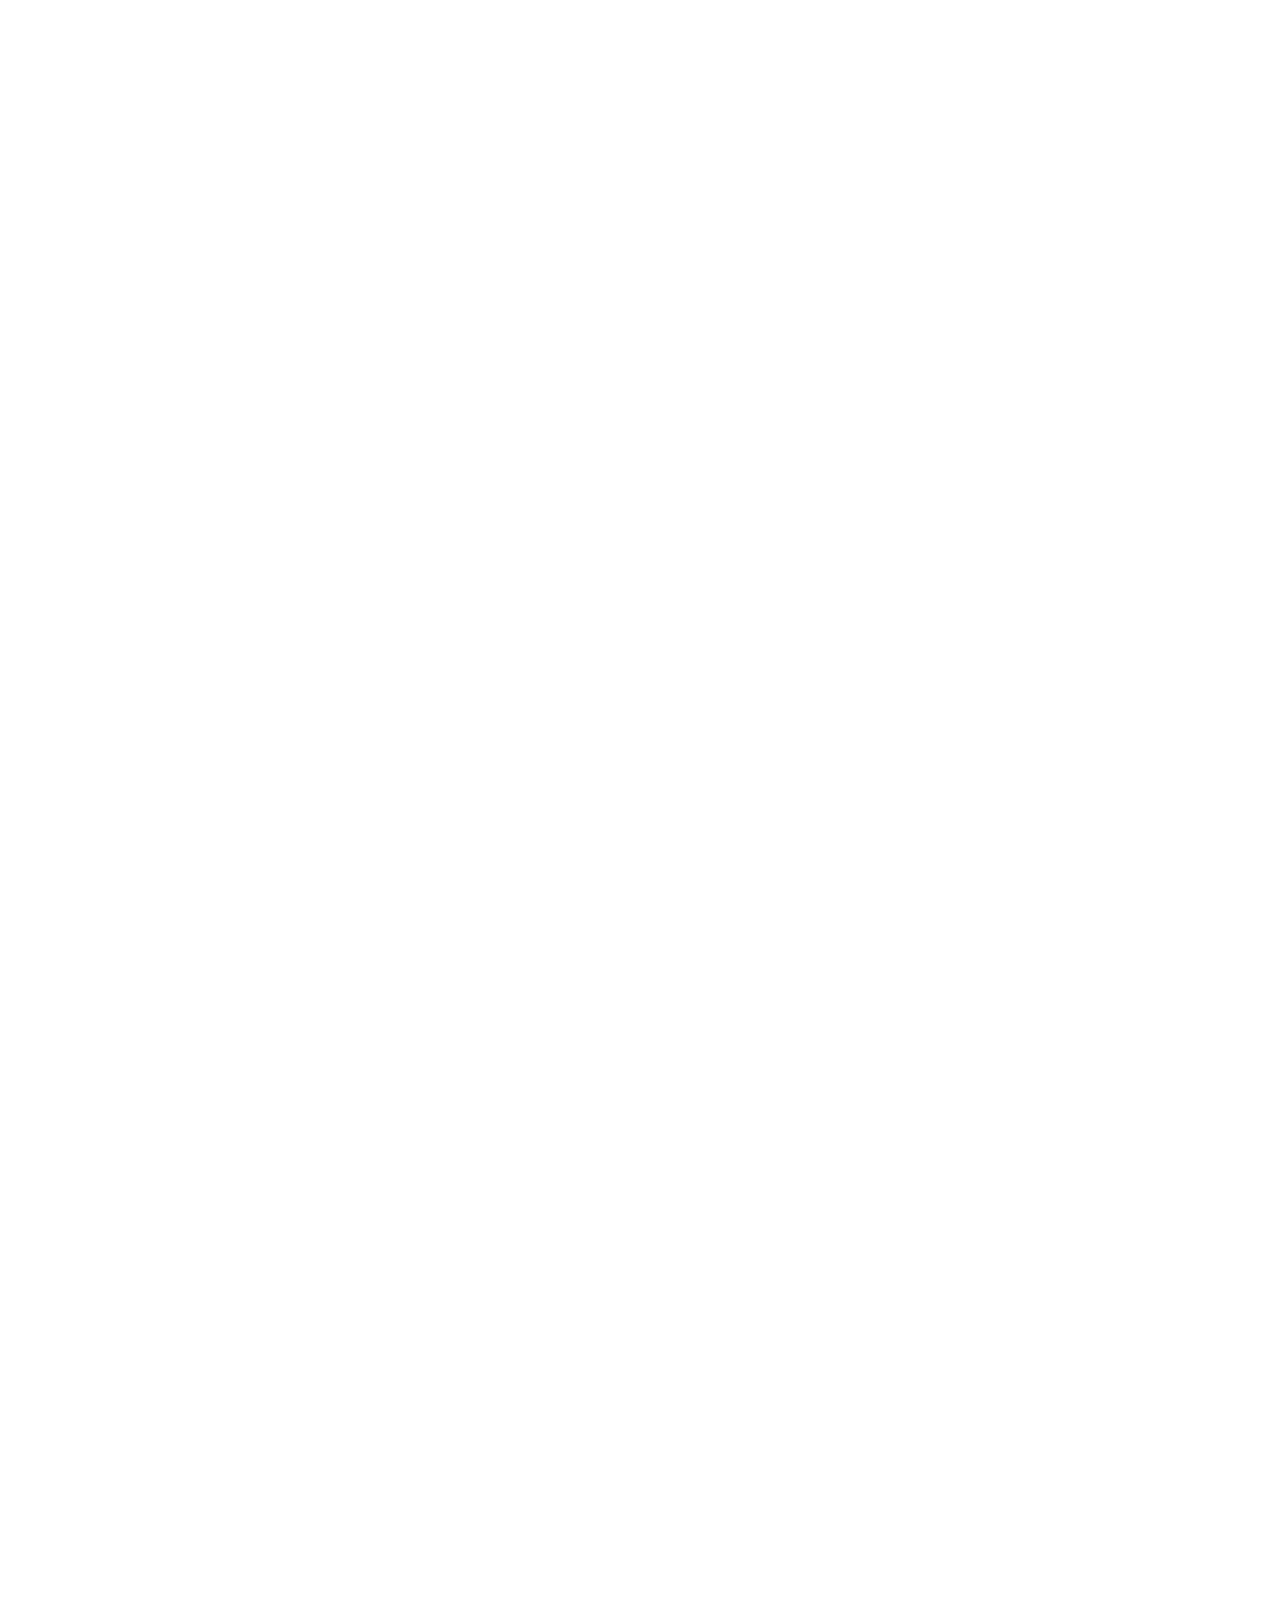
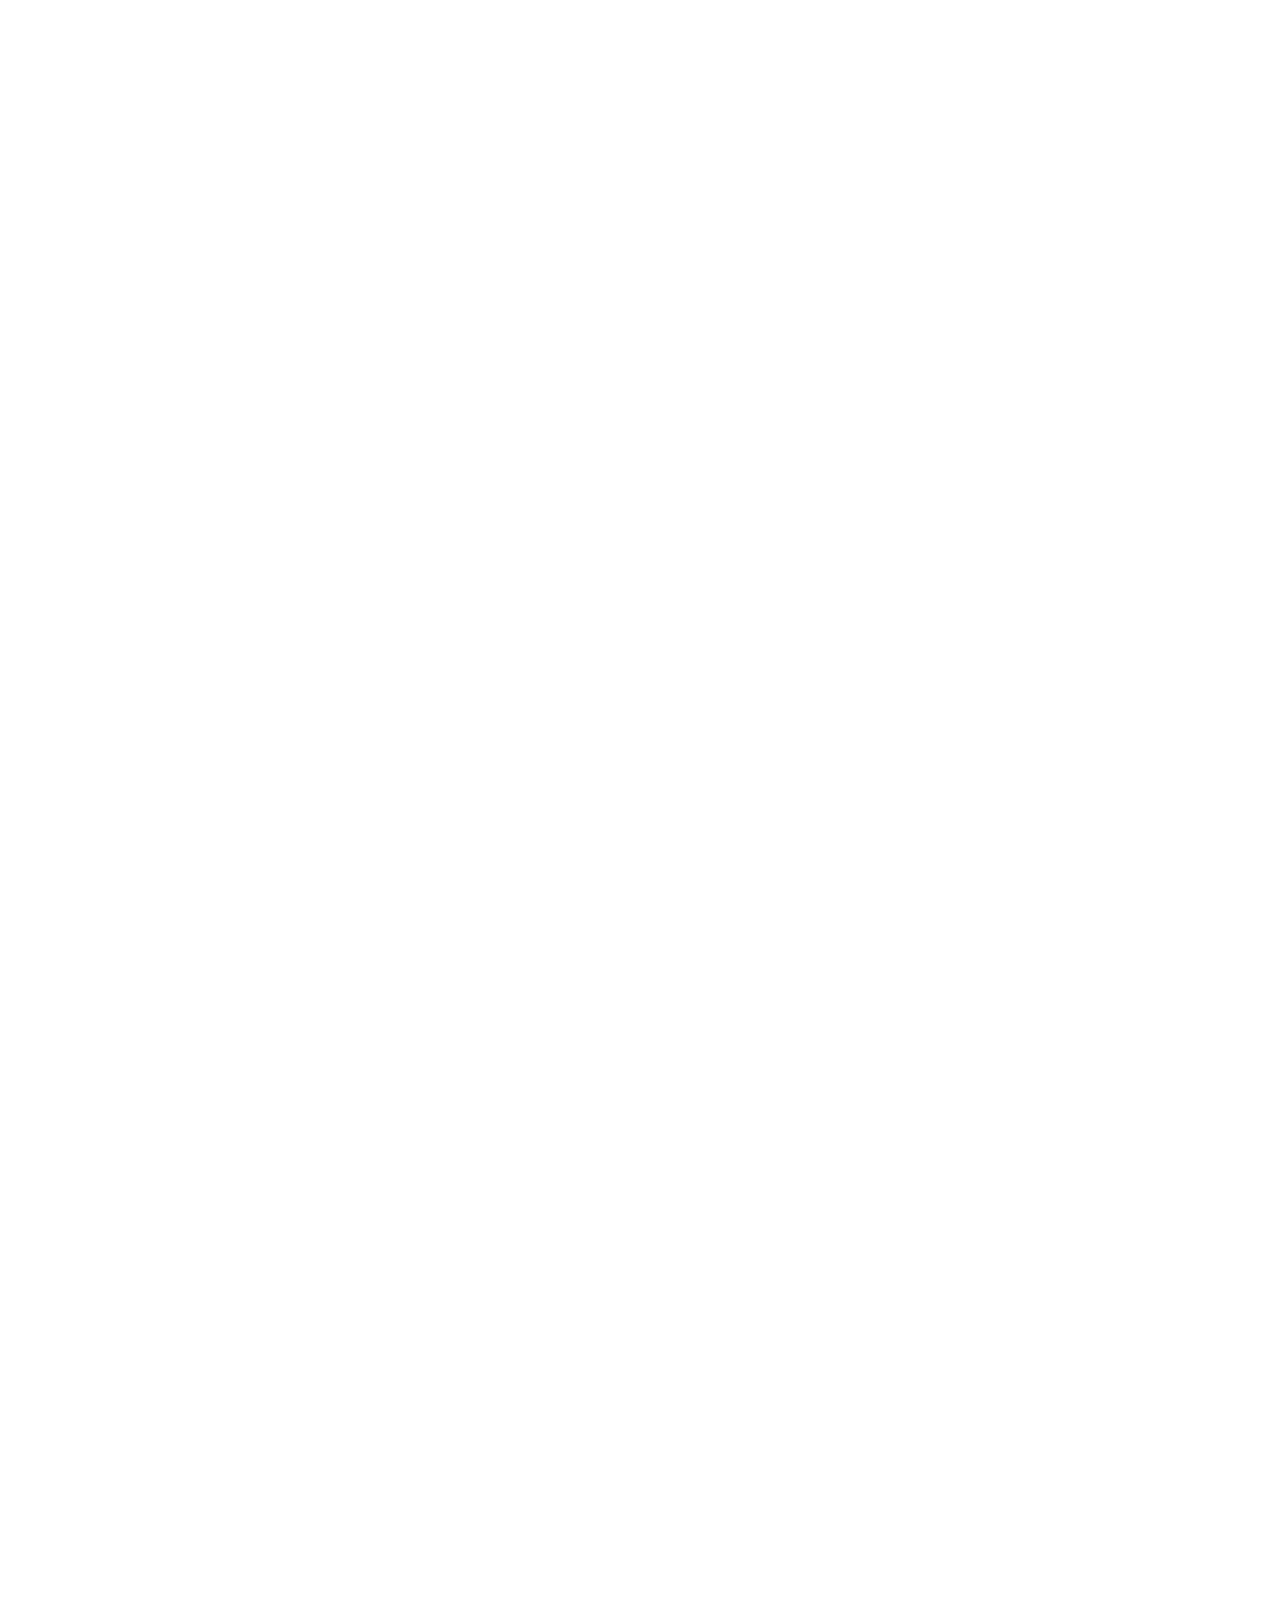
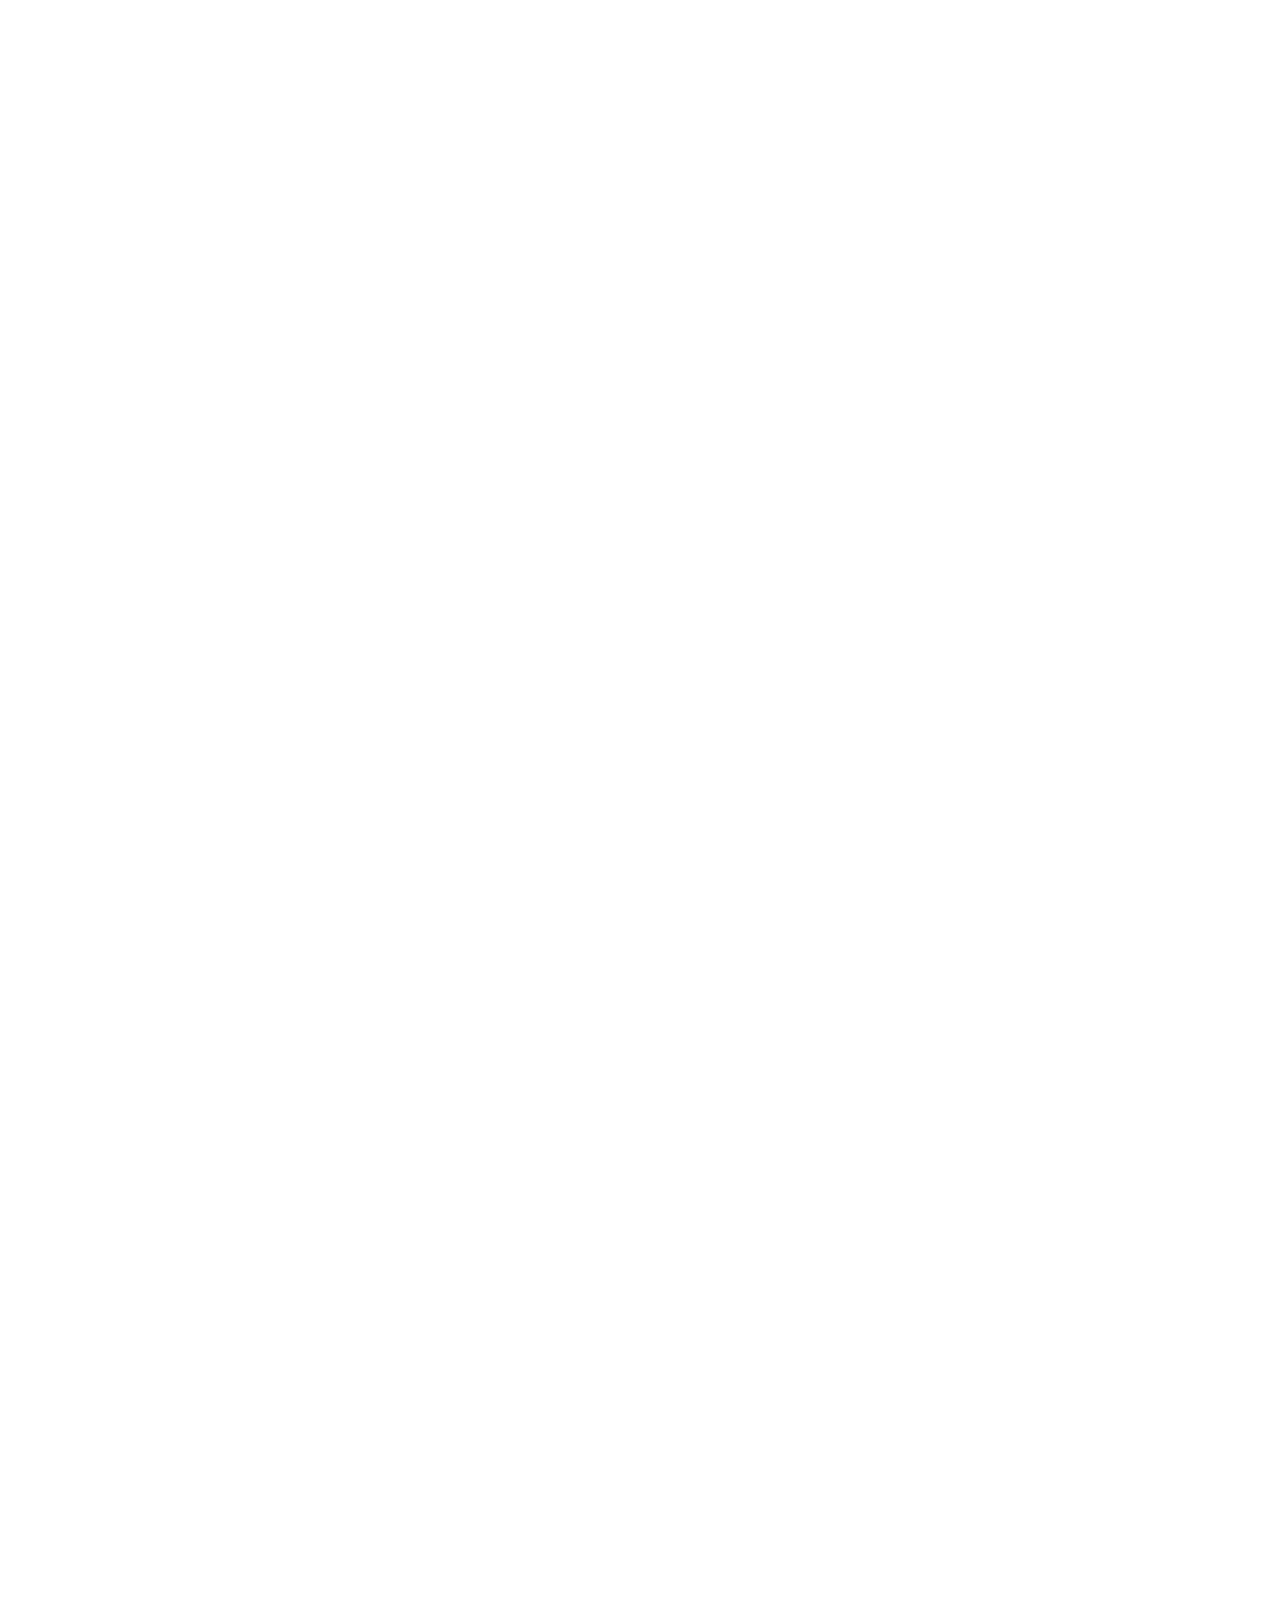
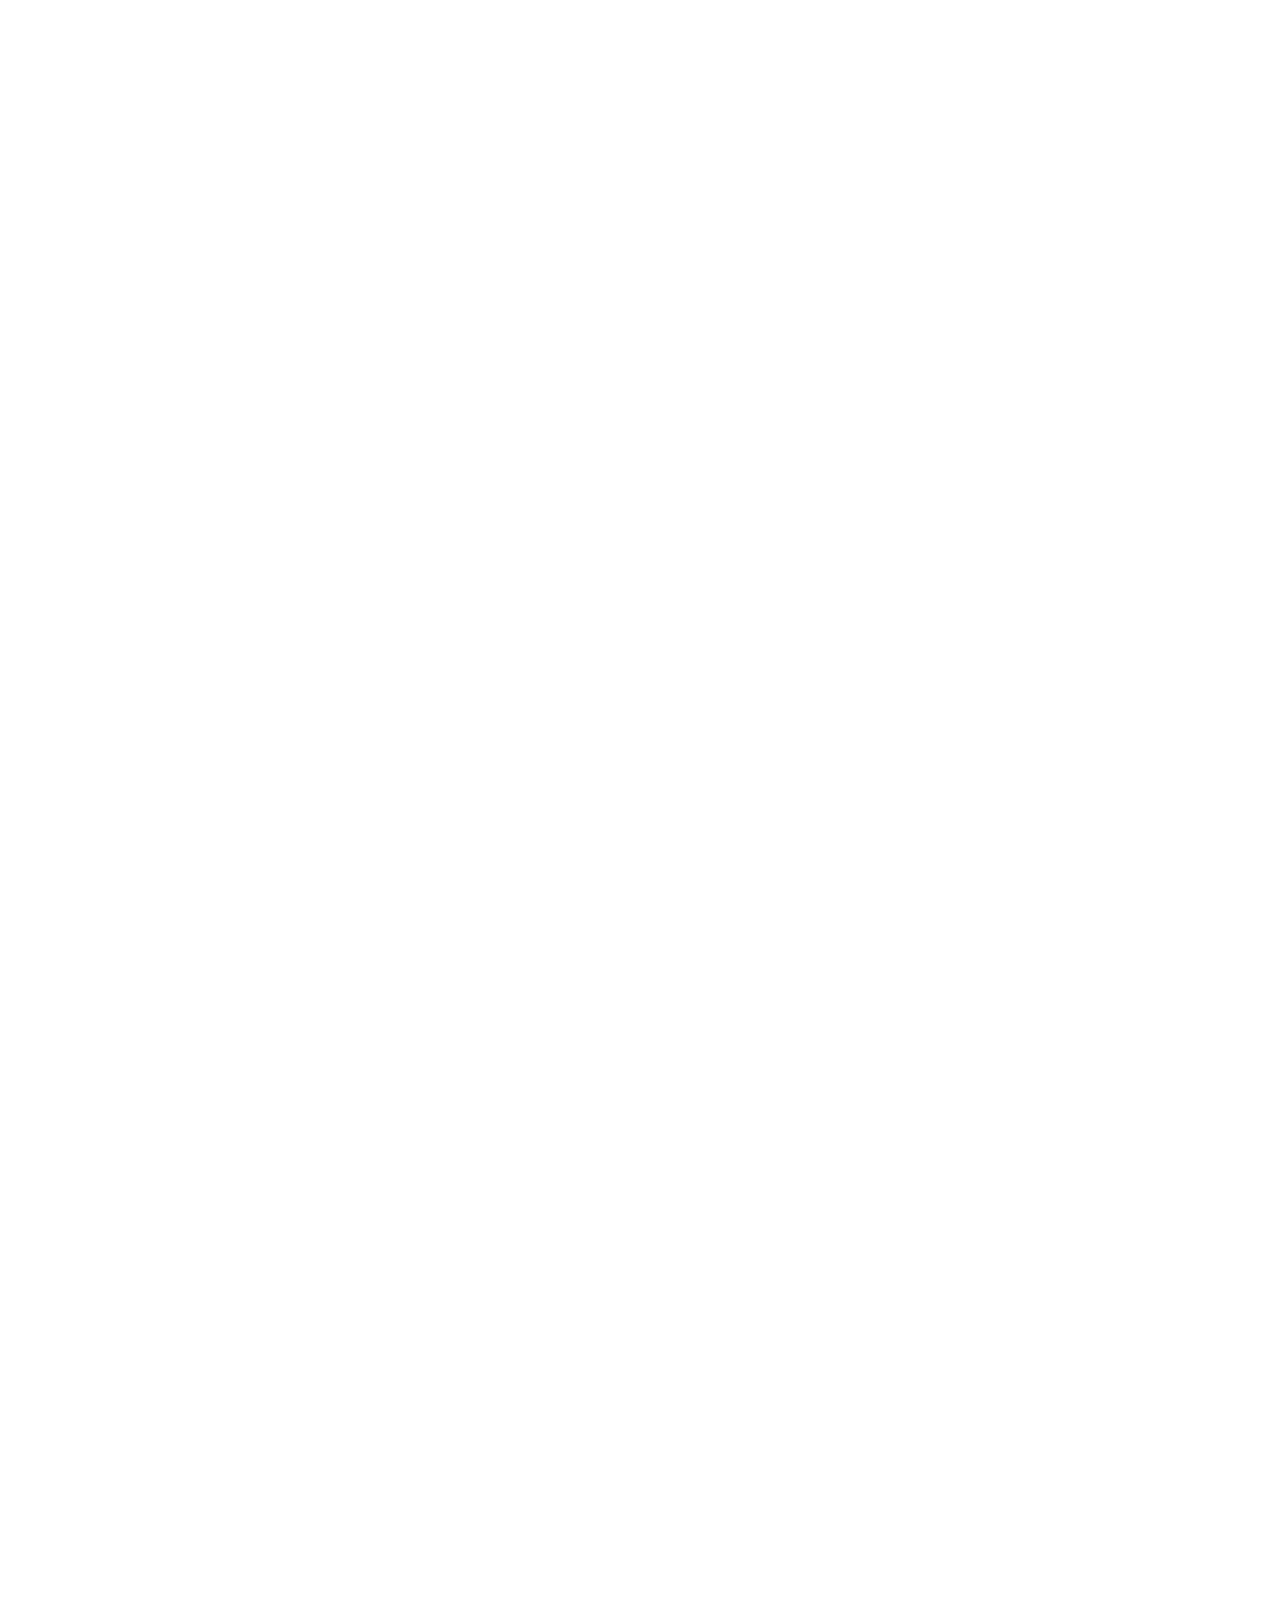
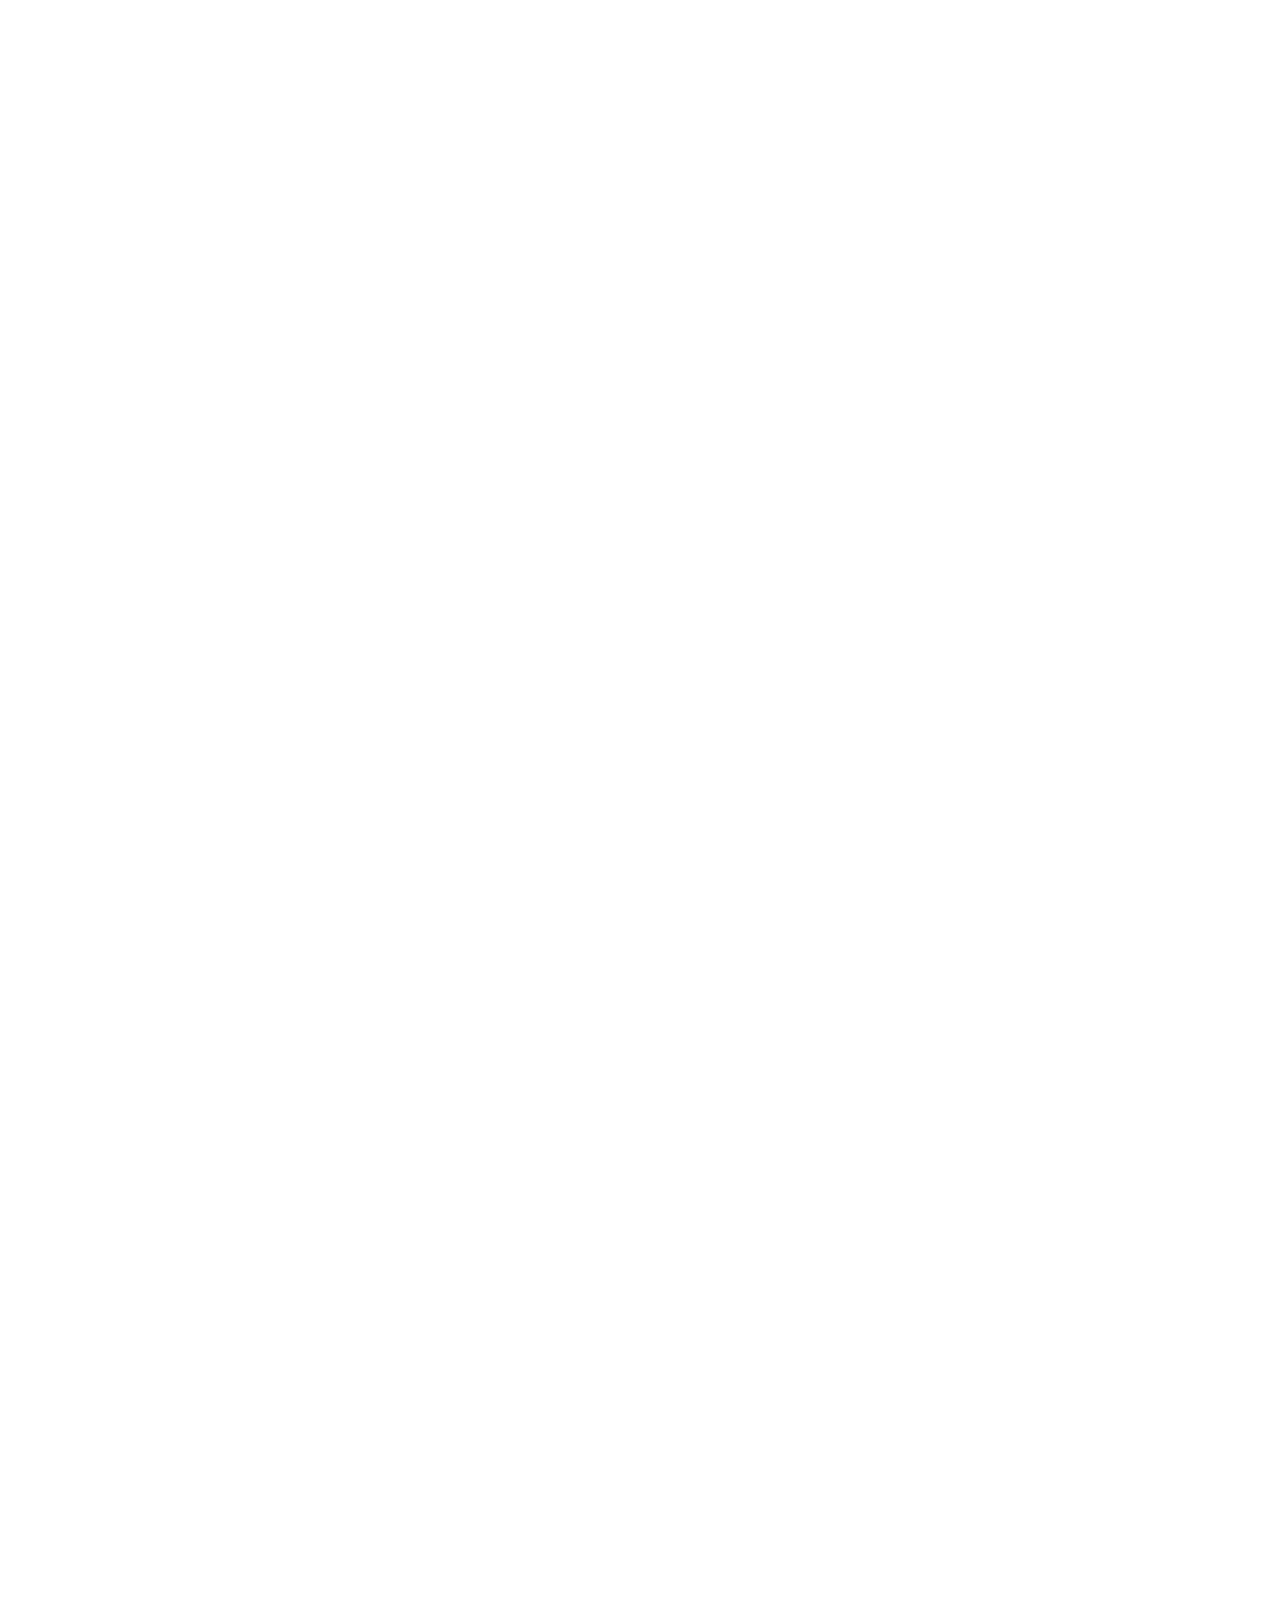
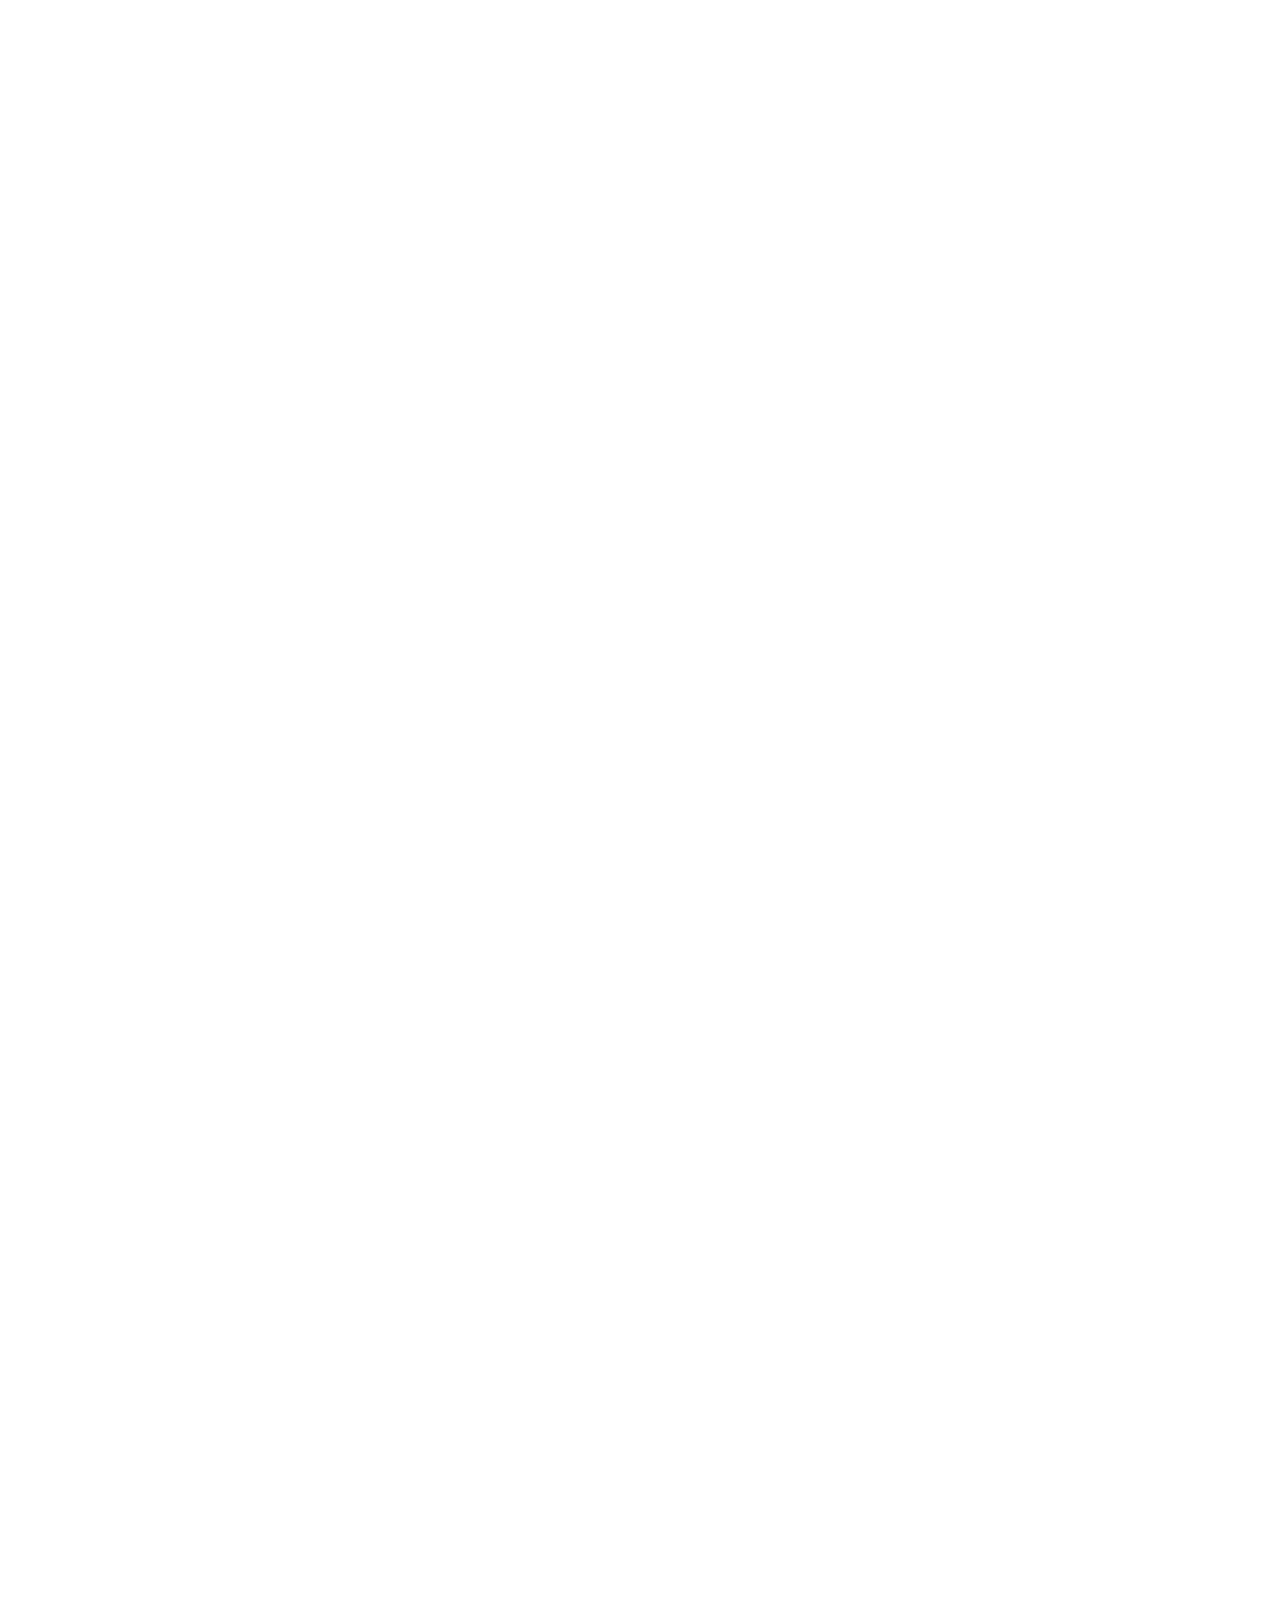
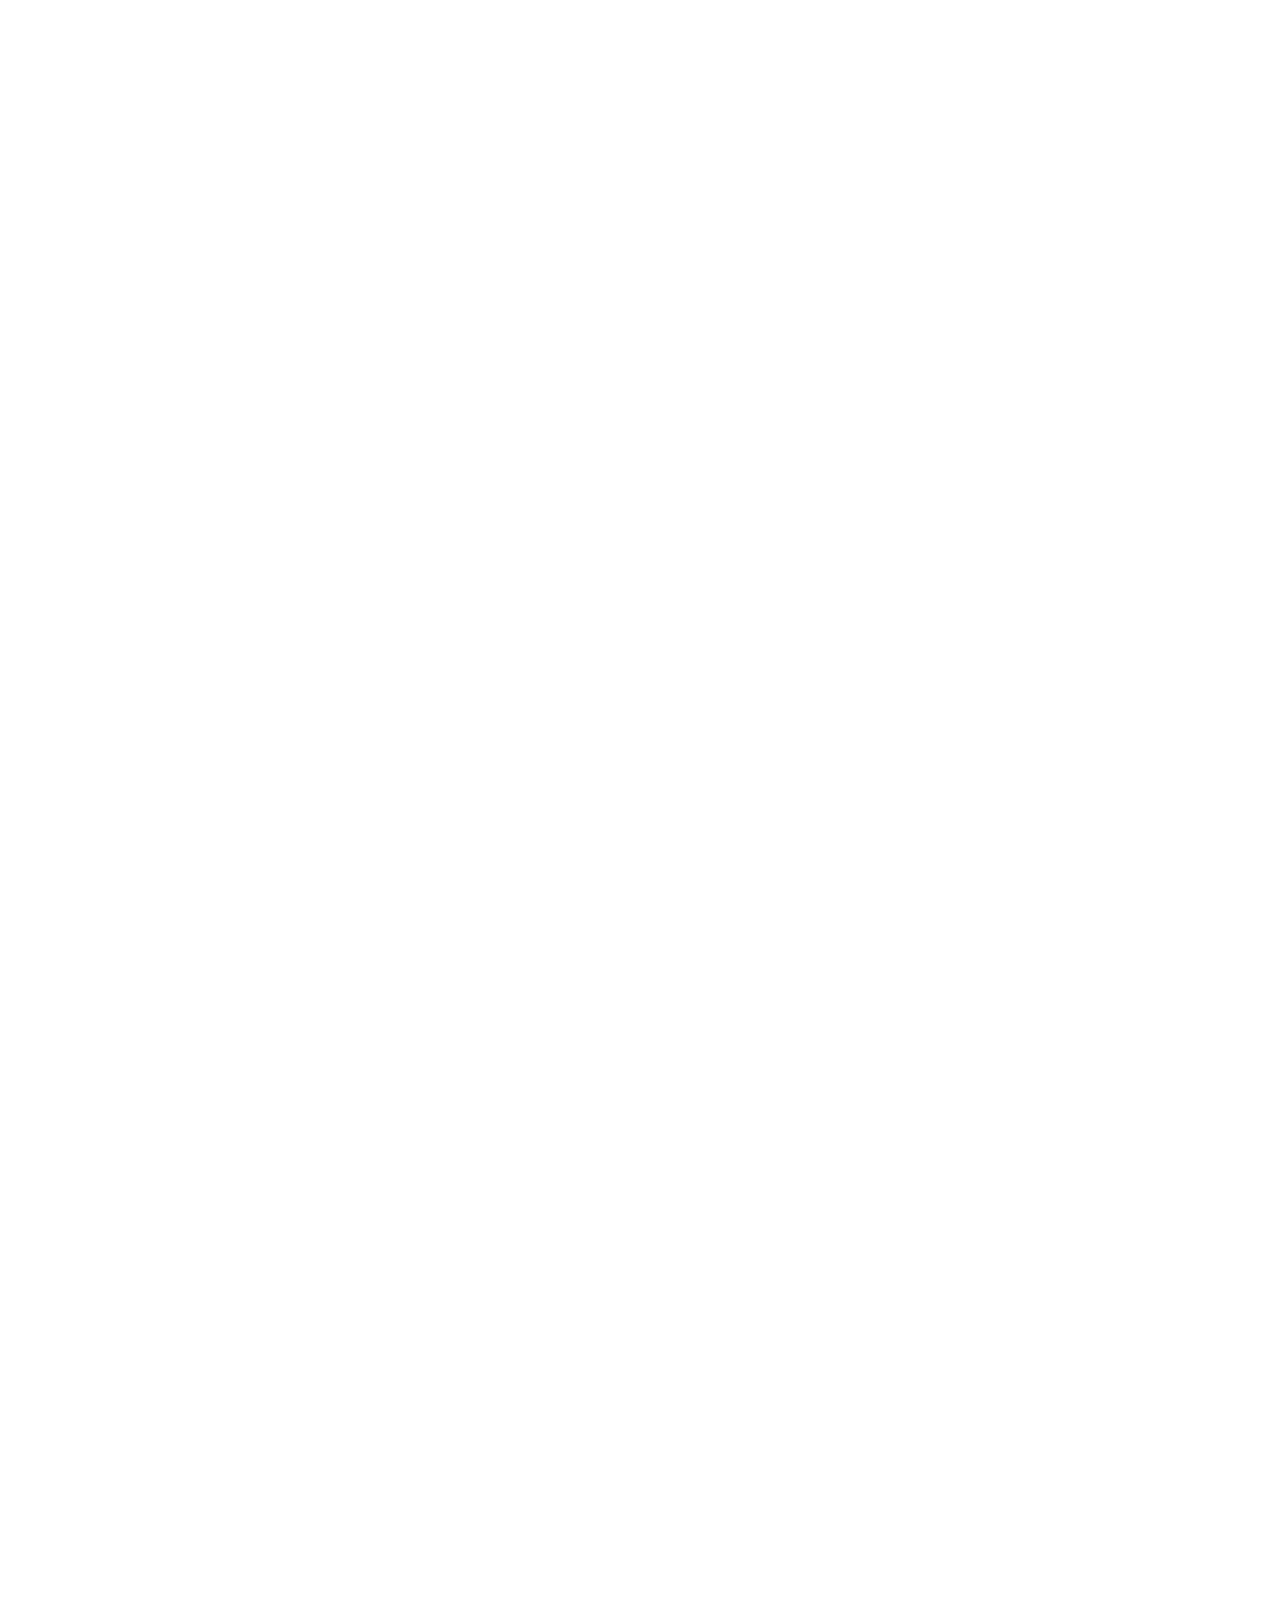
<file: fan-term.html>
<!DOCTYPE html>
<html>
<head>

	<title>Meetlete - Terms</title>
	<meta charset="utf-8">
	<meta name="viewport" content="width=device-width, initial-scale=1, maximum-scale=1">
	<meta name="description" content="">
	<meta name="Rob" content="Meetlete-theme">
	<link rel="preconnect" href="https://fonts.googleapis.com">
	<link rel="preconnect" href="https://fonts.gstatic.com" crossorigin>
	<link href="https://fonts.googleapis.com/css2?family=Roboto:wght@300;400;500;700;900&display=swap" rel="stylesheet">
	<link href="css/bootstrap.css" rel="stylesheet">
	<link rel="shortcut icon" type="image/jpg" href="./images/flavicon.png" />
	<!--=================== custom style css ================================== -->

	<link rel="stylesheet" type="text/css" href="css/custom.css?ver=1.0.7">
	<!-- Global site tag (gtag.js) - Google Analytics -->
		  <script async src="https://www.googletagmanager.com/gtag/js?id=G-RH1H0628FB"></script>
		  <script>
		    window.dataLayer = window.dataLayer || [];

		    function gtag() {
		      dataLayer.push(arguments);
		    }
		    gtag("js", new Date());

		    gtag("config", "G-RH1H0628FB");
		  </script>
</head>

<body>

<header>
	
	<!--=================== top area ================================== -->


	<section class="top-bar">
		
		<div class="container-fluid">
			<div class="logo">
				<a href="./index.html" title="Meetlete"><img src="images/logo.png" alt="Meetlete"></a>
			</div>

			<div class="topnavbar">

				<nav class="navbar navbar-default mynav">
			        
			         <div class="navbar-header">
			            <button type="button" class="navbar-toggle collapsed " data-toggle="collapse" data-target="#navbar" aria-expanded="false" aria-controls="navbar">
			              <span class="sr-only">Toggle navigation</span>
			              <span class="icon-bar"></span>
			              <span class="icon-bar"></span>
			              <span class="icon-bar"></span>
			            </button>
			        </div>

			        <div id="navbar" class="navbar-collapse collapse ">
			            <ul class="nav navbar-nav">
			              <li><a href="./index.html">Home</a></li>
			              <li><a href="./about-us.html">About</a></li>
			              <li><a href="./fan.html">Fans</a></li>   
			              <li><a href="./athletes.html">Athletes </a></li>  	   
			              <!-- <li><a href="./contest.html">Contest</a></li> -->
			            </ul>
			                                             
			        </div>
			        <!--/.nav-collapse -->
			        
		      	</nav>
		    </div>
		</div>  <!-- container end -->

	</section><!-- tob section end -->


	<section class="hero-data hero-banner novisible visible">
		<div class="container">
			<div class="row">
				<div class="col-md-7 hero-small talent-small">
					<img src="images/Aboutus.png" alt="HeroTalent">
				</div>
				<div class="col-md-5 hero-content">
					<h1>
						Meetlete, Inc. Last Updated: <span>2/1/21</span>
					</h1>
					<p>Terms of Use Agreement.</p>
				</div>
				
			</div>
		</div>
	</section>

</header>


	<!--===================  Term content area ================================== -->

	<section class="term-area meetlete-section novisible">

		 <div class="container">
   		<h2 style="margin:0 0 30px 0;">Fans Terms and Conditions</h2>

    <div class="row">
        <div class="col-md-12">
          <span>
            WELCOME TO MEETLETE! PLEASE READ THIS TERMS OF USE AGREEMENT ("<b>AGREEMENT</b>"")
            CAREFULLY. THIS AGREEMENT, INCLUDING ANY APPLICABLE SUPPLEMENTAL TERMS (AS
            DEFINED HEREIN) INCORPORATED HEREIN, IS A LEGAL CONTRACT BETWEEN YOU (“<b>USER</b>”) AND
            MEETLETE, INC. (“<b>MEETLETE</b>,” “<b>WE</b>” OR “<b>US</b>”). </span>
        </div>
    </div>

    <div class="row">
        
        <div class="col-md-12">
          <span><b>SECTION [17] OF THIS AGREEMENT IS AN ARBITRATION CLAUSE THAT REQUIRES MOST
              DISPUTES BETWEEN US TO BE RESOLVED ON AN INDIVIDUAL, NON-CLASS ACTION BASIS
              THROUGH BINDING AND FINAL ARBITRATION INSTEAD OF IN COURT. SEE SECTION [17] FOR
              MORE INFORMATION REGARDING THIS ARBITRATION CLAUSE, AND HOW TO OPT OUT.
            </b>
          </span>
        </div>
    </div>


    
    <div class="row">
      
      <div class="col-md-12">
        <span>BY ACCESSING OR USING MEETLETE.COM, OR ANY OTHER WEBSITE (“<b>WEBSITE</b>”) OR MOBILE APPLICATION(S)
          (“<b>APPLICATION</b>”) WITH AN AUTHORIZED LINK TO THIS AGREEMENT (COLLECTIVELY, THE “<b>PLATFORM</b>”),
          REGISTERING AN ACCOUNT OR ACCESSING OR USING ANY CONTENT, INFORMATION, SERVICES, FEATURES OR RESOURCES
          AVAILABLE OR ENABLED VIA THE PLATFORM (COLLECTIVELY, THE “<b>SERVICES</b>”), OR CLICKING ON A BUTTON OR TAKING
          ANOTHER ACTION TO SIGNIFY YOUR ACCEPTANCE OF THIS AGREEMENT, YOU REPRESENT THAT (1) YOU HAVE READ, UNDERSTAND,
          AND AGREE TO BE BOUND BY THE TERMS OF USE, (2) YOU ARE AT LEAST THIRTEEN (13) YEARS OF AGE, AND IF YOU ARE
          BETWEEN 13 AND 18, YOU ARE USING THE SERVICE UNDER THE SUPERVISION OF A PARENT OR GUARDIAN WHO IS AGREEING TO
          BE BOUND BY THE TERMS OF USE, (3) IF YOU ARE A PARENT OR GUARDIAN OF A USER WHO IS BETWEEN 13 AND 18, YOU
          AGREE TO THE TERMS AND CONDITIONS OF THIS TERMS OF USE AND SHALL BE RESPONSIBLE FOR THE MINOR USER’S ACTS OR
          OMISSIONS WITH RESPECT TO THE SERVICE; AND (4) YOU ARE NOT A PERSON BARRED FROM USING THE SERVICES UNDER THE
          LAWS OF THE UNITED STATES, YOUR PLACE OF RESIDENCE OR ANY OTHER APPLICABLE JURISDICTION. THE TERM “YOU” REFERS
          TO THE INDIVIDUAL OR LEGAL ENTITY, AS APPLICABLE, IDENTIFIED AS USER WHEN YOU REGISTERED ON THE SERVICES,
          WHETHER AS A FAN OR TALENT. <b>Except as otherwise provided herein, if you do not agree to be bound by this
            Agreement, you may not access or use the Services.</b>
        </span>
      </div>
    </div>


    
    <div class="row">
      
      <div class="col-md-12">
        <span>Your use of the Services may be subject to any additional terms, conditions and policies (“<b>Supplemental
            Terms</b>”); we will separately post such Supplemental Terms on the Services or will present them to you for
          your acceptance when you sign up for a particular Service. For example, if you are Talent, the <a
            href="talent-terms.html">Talent Terms and Conditions</a> apply to you. The Supplemental Terms applicable to
          you are incorporated by reference into this Agreement. To the extent there is any conflict between the terms
          set forth here and the Supplemental Terms, the Supplemental Terms will control with respect to the Services or
          feature to which the Supplemental Terms relate.
        </span>
      </div>
    </div>


    
    <div class="row">
      
      <div class="col-md-12">
        <span>Subject to Section [17.9] of this Agreement, Meetlete reserves the right to modify this Agreement,
          including the Supplemental Terms, or its policies relating to the Services at any time, effective upon posting
          of an updated version of this Agreement or any applicable Supplemental Terms on the applicable Services. You
          should regularly review this Agreement, as your continued use of the Services after any such changes
          constitutes your agreement to such changes.
        </span>
      </div>
    </div>



    
    <div class="row">
      
      <div class="col-md-12">
       
        <p> <span>1.</span> <b>HOW THE PLATFORM AND SERVICES WORK.</b> Meetlete allows end users of the Platform (“<b>Fans</b>”) to
          connect with professional athletes who have been accepted to the Platform (“<b>Talent</b>”). From time to
          time, Fans may create a thirty (30) second introduction video about themselves, and subsequently request one
          or more video calls of three (3) or more minutes (each, a “<b>Video Call</b>”) from Talent through the
          Platform. Talent has up to seven (7) days and three (3) attempts to complete the Video Call with the Fan. If
          Talent does not either: (i) accept the request and complete the Video Call; or (ii) decline the request, the
          request will expire and can no longer be fulfilled. If Talent accepts a request, you will complete the Video
          Call. By participating in a Video Call, Talent can raise funds for charitable organizations that are
          designated by Talent, in his or her sole discretion (each, a “<b>Non-Profit Partner</b>”). The Non-Profit
          Partners designated by Talent for the Video Call then receive fundraising proceeds in Meetlete’s name
          proportionate to the amount Talent has designated for that particular Video Call.
        </p>
      </div>
    </div>


    

    <div class="row">
     
      <div class="col-md-12">
        <p> <span>2.</span> <b>USE OF THE SERVICES.</b></p>
        <p>2.1. <b class="legalSpaceLeft">Services.</b> The Services, and any parts thereof, are protected by copyright
          laws throughout the world. Subject to this Agreement, Meetlete grants you the right to access and use the
          features and functionality of the Services, as well as a limited license to reproduce portions of Services for
          the sole purpose of using the Services for your personal or internal business purposes. Unless otherwise
          specified by Meetlete in a separate license, your right to use any part of the Services is subject to the
          Agreement.
        </p>
        <p>2.2. <b class="legalSpaceLeft">Application License.</b> Subject to your compliance with the Agreement,
          Meetlete grants you a limited non-exclusive, non-transferable, non-sublicensable, revocable license to
          download, install and use a copy of the Application on a single mobile device or computer that you own or
          control and to run such copy of the Application solely for your own personal or internal business purposes.
          Furthermore, with respect to any Application accessed through or downloaded from the Apple App Store (an
          “<b>App Store Sourced Application</b>”), you will only use the App Store Sourced Application (a) on an
          Apple-branded product that runs the iOS (Apple’s proprietary operating system) and (b) as permitted by the
          “Usage Rules” set forth in the Apple App Store Terms of Service. Notwithstanding the first sentence in this
          section, with respect to any Application accessed through or downloaded from the Google Play store (a
          “<b>Google Play Sourced Application</b>”), you may have additional license rights with respect to use of the
          Application on a shared basis within your designated family group.
        </p>
        <p>2.3. <b class="legalSpaceLeft">Updates.</b> You understand that the Services are evolving. You acknowledge
          and agree that Meetlete may update the Services with or without notifying you. You may need to update
          third-party software from time to time in order to use the Services.
        </p>
        <p>2.4. <b class="legalSpaceLeft">Certain Restrictions.</b> The rights granted to you in the Agreement are
          subject to the following restrictions: (a) you shall not license, sell, rent, lease, transfer, assign,
          reproduce, distribute, host or otherwise commercially exploit the Services or any portion of the Services,
          including the Platform, (b) you shall not frame or utilize framing techniques to enclose any trademark, logo,
          or other Services (including images, text, page layout or form) of Meetlete; (c) you shall not use any
          metatags or other “hidden text” using Meetlete’s name or trademarks; (d) you shall not modify, translate,
          adapt, merge, make derivative works of, disassemble, decompile, reverse compile or reverse engineer any part
          of the Services except to the extent the foregoing restrictions are expressly prohibited by applicable law;
          (e) you shall not use any manual or automated software, devices or other processes (including but not limited
          to spiders, robots, scrapers, crawlers, avatars, data mining tools or the like) to “scrape” or download data
          from any web pages contained in the Platform (except that we grant the operators of public search engines
          revocable permission to use spiders to copy materials from the Platform for the sole purpose of and solely to
          the extent necessary for creating publicly available searchable indices of the materials, but not caches or
          archives of such materials); (f) you shall not access the Services in order to build a similar or competitive
          website, application or service; (g) except as expressly stated herein, no part of the Services may be copied,
          reproduced, distributed, republished, downloaded, displayed, posted or transmitted in any form or by any
          means; and (h) you shall not remove or destroy any copyright notices or other proprietary markings contained
          on or in the Services. Any future release, update or other addition to the Services shall be subject to the
          Agreement. Meetlete, its suppliers and service providers reserve all rights not granted in the Agreement. Any
          unauthorized use of any Service terminates the licenses granted by Meetlete pursuant to the Agreement.
        </p>
        <p>2.5. <b class="legalSpaceLeft">Third-Party Materials.</b> As a part of the Services, you may have access to
          materials that are hosted by another party. You agree that it is impossible for Meetlete to monitor such
          materials and that you access these materials at your own risk.
        </p>
      </div>

      
    </div>

    <div class="row">
      
      <div class="col-md-12">

        <p><span>3.</span> <b>REGISTRATION.</b></p>

        <p>3.1. <b class="legalSpaceLeft">Registering Your Account.</b> In order to access certain features of the
          Services, you are required to become a Registered User. For purposes of the Agreement, a “<b>Registered
            User</b>” is any user who has registered an account on the Platform (“<b>Account</b>”).
        </p>

        <p>3.2. <b class="legalSpaceLeft">Registration Data.</b> When registering an Account for the Services or
          submitting an application to become Talent, you agree to (a) provide true, accurate, current and complete
          information about yourself as prompted by the registration form (the “<b>Registration Data</b>”); and (b)
          maintain and promptly update the Registration Data to keep it true, accurate, current and complete. You
          represent that you are at least thirteen (13) years old; of legal age to form a binding contract; and not a
          person barred from using the Services under the laws of the United States, your place of residence or any
          other applicable jurisdiction. You are responsible for all activities that occur under your Account. You
          agree that you shall monitor your Account to restrict use by minors, and you will accept full responsibility
          for any unauthorized use of the Services by minors. You may not share your Account or password with anyone,
          and you agree to (y) notify Meetlete immediately of any unauthorized use of your password or any other
          breach of security; and (z) exit from your Account at the end of each session. If you provide any
          information that is untrue, inaccurate, not current or incomplete, or Meetlete has reasonable grounds to
          suspect that any information you provide is untrue, inaccurate, not current or incomplete, Meetlete has the
          right to suspend or terminate your Account and refuse any and all current or future use of the Services (or
          any portion thereof). You agree not to create an Account using a false identity or information, or on behalf
          of someone other than yourself. Meetlete reserves the right to remove or reclaim any usernames at any time
          and for any reason, including but not limited to, claims by a third party that a username violates the third
          party’s rights. You agree not to create an Account or use the Services if you have been previously removed
          by Meetlete, or if you have been previously banned from any of the Services.
        </p>

        <p>3.3. <b class="legalSpaceLeft">Necessary Equipment and Software.</b> You must provide all equipment and
          software necessary to connect to Services, including but not limited to, a mobile device that is suitable to
          connect with and use Services. You are solely responsible for any fees, including Internet connection or
          mobile fees, that you incur when accessing the Services.
        </p>


      </div>
     
    </div>


    <div class="row">
     
      <div class="col-md-12">
        <p><span>4.</span> <b>RESPONSIBILITY FOR CONTENT.</b></p>

        <p>4.1. <b class="legalSpaceLeft">Types of Content.</b> You acknowledge that all content, including the
          Services, is the sole responsibility of the party from whom such content originated. This means that you, and
          not Meetlete, are entirely responsible for all content that you upload, post, e-mail, transmit or otherwise
          make available (“<b>Make Available</b>”) through the Services, including if you are Talent, the Video Calls
          (“<b>Talent Content</b>”) (collectively, “<b>Your Content</b>”), and that you and other Users of the Services,
          and not Meetlete, are similarly responsible for all content that you and they Make Available through the
          Services (“<b>User Content</b>”).</p>

        <p>4.2. <b class="legalSpaceLeft">No Obligation to Pre-Screen Content.</b> You acknowledge that Meetlete has no
          obligation to pre-screen Your Content or any User Content, although Meetlete reserves the right in its sole
          discretion to pre-screen, refuse or remove any such content. By entering into the Agreement, you hereby
          provide your irrevocable consent to such monitoring. You acknowledge and agree that you have no expectation of
          privacy concerning the transmission of Your Content, including without limitation chat, text, or voice
          communications or social media posts. In the event that Meetlete pre-screens, refuses or removes any of Your
          Consent or User Content, you acknowledge that Meetlete will do so for Meetlete’s benefit, not yours. Without
          limiting the foregoing, Meetlete shall have the right to remove any content that violates the Agreement or is
          otherwise objectionable.
        </p>

        <p>4.3. <b class="legalSpaceLeft">Storage.</b> Unless expressly agreed to by Meetlete in writing elsewhere,
          Meetlete has no obligation to store any of Your Content that you Make Available on the Services. Meetlete has
          no responsibility or liability for the deletion or accuracy of any content, including Your Content; the
          failure to store, transmit or receive transmission of content; or the security, privacy, storage, or
          transmission of other communications originating with or involving use of the Services. Certain Services may
          enable you to specify the level at which such Services restrict access to Your Content. You are solely
          responsible for applying the appropriate level of access to Your Content. If you do not choose, the system may
          default to its most permissive setting. You agree that Meetlete retains the right to create reasonable limits
          on Meetlete’s use and storage of Your Content, such as limits on file size, storage space, processing
          capacity, and similar limits described on the Platform and as otherwise determined by Meetlete in its sole
          discretion.
        </p>
      </div>
      
    </div>

    <div class="row">
      
      <div class="col-md-12">
        <p><span>5.</span> <b>OWNERSHIP.</b></p>

        <p>5.1. <b class="legalSpaceLeft">Services.</b> Except with respect to Your Content and User Content, you agree
          that Meetlete and its suppliers own all rights, title and interest in the Services. You will not remove, alter
          or obscure any copyright, trademark, service mark or other proprietary rights notices incorporated in or
          accompanying any Services.
        </p>

        <p>5.2. <b class="legalSpaceLeft">Trademarks.</b> Meetlete and all related graphics, logos, service marks and
          trade names used on or in connection with any the Services or in connection with the Services are the
          trademarks of Meetlete and may not be used without permission in connection with your or any third-party
          products or services. Other trademarks, service marks and trade names that may appear on or in the Services
          are the property of their respective owners.
        </p>

        <p>5.3. <b class="legalSpaceLeft">Other Content.</b> Except with respect to Your Content, you agree that you
          have no right, title, or interest in or to any content that appears on or in the Services.</p>


        <p>5.4. <b class="legalSpaceLeft">Your Content.</b> Meetlete does not claim ownership of Your Content. However,
          when you as a User post or publish Your Content on or in the Services, you represent that you own and/or have
          a royalty-free, perpetual, irrevocable, worldwide, non-exclusive right (including any moral rights) and
          license to use, license, reproduce, modify, adapt, publish, translate, create derivative works from,
          distribute, derive revenue or other remuneration from, and communicate to the public, perform and display Your
          Content (in whole or in part) worldwide and/or to incorporate it in other works in any form, media or
          technology now known or later developed, for the full term of any worldwide intellectual property right that
          may exist in Your Content.
        </p>

        <p>5.5. <b class="legalSpaceLeft">License to Your Content.</b> You grant Meetlete a fully paid, royalty-free,
          perpetual, irrevocable, worldwide, royalty-free, non-exclusive and fully sublicensable right (including any
          moral rights) and license to use, license, distribute, reproduce, modify, adapt, publicly perform, and
          publicly display Your Content (in whole or in part) for the purposes of operating and providing the Services
          to you and to our other Users, and with respect to Talent Content, to the extent specified in the <a
            href="talent-terms.html">Talent Terms and Conditions.</a> Please remember that other Users may search for,
          see, use, modify and reproduce any of Your Content that you submit to any “public” area of the Services. You
          warrant that the holder of any worldwide intellectual property right, including moral rights, in Your Content,
          has completely and effectively waived all such rights and validly and irrevocably granted to you the right to
          grant the license stated above. You agree that you, not Meetlete, are responsible for all of Your Content that
          you Make Available on or in The Services.
        </p>


        <p>5.6. <b class="legalSpaceLeft">Feedback.</b> You agree that submission of any ideas, suggestions, documents,
          and/or proposals to Meetlete through its suggestion, feedback, wiki, forum or similar pages
          (“<b>Feedback</b>”) is at your own risk and that Meetlete has no obligations (including without limitation
          obligations of confidentiality) with respect to such Feedback. You represent and warrant that you have all
          rights necessary to submit the Feedback. You hereby grant to Meetlete a fully paid, royalty-free, perpetual,
          irrevocable, worldwide, non-exclusive, and fully sublicensable right and license to use, reproduce, perform,
          display, distribute, adapt, modify, re-format, create derivative works of, and otherwise commercially or
          non-commercially exploit in any manner, any and all Feedback, and to sublicense the foregoing rights, in
          connection with the operation and maintenance of the Services and/or Meetlete’s business.
        </p>
      </div>
      
    </div>

    <div class="row">
    
      <div class="col-md-12">
        <p><span>6.</span> <b>USER CONDUCT.</b></p>

        <p>6.1. <b class="legalSpaceLeft">General.</b> As a condition of your use of the Services, you agree not to use
          the Services for any purpose that is prohibited by the Agreement or by applicable law. You shall not (and
          shall not permit any third party) either take any action or Make Available any content on or through the
          Services that: (a) infringes any patent, trademark, trade secret, copyright, right of publicity or other right
          of any person or entity; (b) is unlawful, threatening, abusive, harassing, defamatory, libelous, deceptive,
          fraudulent, invasive of another’s privacy, tortious, obscene, offensive, or profane; (c) constitutes
          unauthorized or unsolicited advertising, junk or bulk e-mail; (d) involves commercial activities and/or sales
          without Meetlete’s prior written consent, such as contests, sweepstakes, barter, advertising, or pyramid
          schemes; (e) impersonates any person or entity, including any employee or representative of Meetlete; (f)
          interferes with or attempt to interfere with the proper functioning of the Services or uses the Services in
          any way not expressly permitted by the Agreement; or (g) attempts to engage in or engage in, any potentially
          harmful acts that are directed against the Services, including but not limited to violating or attempting to
          violate any security features of the Services, using manual or automated software or other means to access,
          “scrape,” “crawl” or “spider” any pages contained in the Services, introducing viruses, worms, or similar
          harmful code into the Services, or interfering or attempting to interfere with use of the Services by any
          other user, host or network, including by means of overloading, “flooding,” “spamming,” “mail bombing,” or
          “crashing” the Services.
        </p>

        <p>6.2. <b class="legalSpaceLeft">Acceptable Use.</b> In connection with your access to and use of the Services,
          you will not, and will ensure that Your Content that you Make Available on the Services does not:
          <div class="col-md-12">
            <p class="legalSpaceLeft">(a) violate any law, regulation, or court order;
            </p>
            <div class="row"></div>
            <p class="legalSpaceLeft">(b)violate, infringe, or misappropriate the intellectual property, privacy,
              publicity, moral or “droit moral,” or other legal rights of any third party;
            </p>
            <p class="legalSpaceLeft">(c) submit, post, share, or communicate anything that is, or that incites or
              encourages, action that is, explicitly or implicitly illegal, abusive, harassing, threatening, hateful,
              racist, derogatory, harmful to any reputation, pornographic, indecent, profane, obscene, or otherwise
              objectionable (including nudity) (collectively, the “<b>Objectionable Content</b>”), including but not
              limited to:
            </p>


            <p class="legalSpaceMoreLeft">(i) defamatory, discriminatory, or mean-spirited content, including references
              or commentary about religion, race, sexual orientation, gender, national/ethnic origin, or other targeted
              groups, particularly if the app is likely to humiliate, intimidate, or harm a targeted individual or
              group;
            </p>


            <p class="legalSpaceMoreLeft">(ii) realistic portrayals of people or animals being killed, maimed, tortured,
              or abused, or content that encourages violence;
            </p>

            <p class="legalSpaceMoreLeft">(iii) depictions that encourage illegal or reckless use of weapons and
              dangerous objects, or facilitate the purchase of firearms or ammunition
            </p>

            <p class="legalSpaceMoreLeft">(iv) overtly sexual or pornographic material, defined by Webster’s Dictionary
              as “explicit descriptions or displays of sexual organs or activities intended to stimulate erotic rather
              than aesthetic or emotional feelings”;
            </p>


            <p class="legalSpaceMoreLeft">(v) inflammatory religious commentary or inaccurate or misleading quotations
              of religious texts; or
            </p>


            <p class="legalSpaceMoreLeft">(vi) false information and features, including inaccurate device data or
              trick/joke functionality, such as fake location trackers.
            </p>

            <p class="legalSpaceLeft">(d) send advertising or commercial communications, including spam, or any other
              unsolicited or unauthorized communications;
            </p>

            <p class="legalSpaceLeft">(e) stalk, harass, threaten, or harm any third party;
            </p>

            <p class="legalSpaceLeft">(f) impersonate any third party;
            </p>

            <p class="legalSpaceLeft">(g) participate in any fraudulent or illegal activity, including phishing, money
              laundering, or fraud; or
            </p>

            <p class="legalSpaceLeft">(h) participate in any fraudulent or illegal activity, including phishing, money
              laundering, or fraud; or
            </p>
          </div>

          <p>6.3. <b class="legalSpaceLeft">Investigations.</b> Meetlete may, but is not obligated to, monitor or review
            the Services or content at any time. Without limiting the foregoing, Meetlete shall have the right, in its
            sole discretion, to remove any of Your Content for any reason (or no reason), including if such content
            violates the Agreement or any applicable law. Although Meetlete does not generally monitor user activity
            occurring in connection with the Services or content, if Meetlete becomes aware of any possible violations
            by you of any provision of the Agreement, Meetlete reserves the right to investigate such violations, and
            Meetlete may, at its sole discretion, immediately terminate your license to use the Services, or change,
            alter or remove Your Content, in whole or in part, without prior notice to you.</p>

          <p>6.4. <b class="legalSpaceLeft">Recordings.</b> You are responsible for compliance with all recording laws.
            Fans may choose to record their Video Calls with Talent (each, a “Recording”). By using the Platform, you
            are giving Meetlete consent to store Recordings for any or all Video Calls that you join, if such Recordings
            are stored in our systems. You will receive a notification (visual or otherwise) in the Video Call when
            recording is enabled. Fans will have the ability to download the Recordings for a period of ninety (90) days
            (except for those Fans who have opted in to Meetlete’s use of Recordings for promotional purposes).
          </p>
        </p>
      </div>

    </div>

    <div class="row">
     
      <div class="col-md-12">
        <p><span>7.</span> <b>INTERACTIONS WITH OTHER USERS.</b></p>

        <p>7.1. <b class="legalSpaceLeft">User Responsibility.</b> You are solely responsible for your interactions with
          other Registered Users and any other parties with whom you interact; provided, however, that Meetlete reserves
          the right, but has no obligation, to intercede in such disputes. You agree that Meetlete will not be
          responsible for any liability incurred as the result of such interactions.
        </p>

        <p>7.2. <b class="legalSpaceLeft">Content Provided by Other Users.</b> Services may contain User Content
          provided by other Registered Users. Meetlete is not responsible for and does not control User Content.
          Meetlete has no obligation to review or monitor, and does not approve, endorse or make any representations or
          warranties with respect to User Content. You use all User Content and interact with other Registered Users at
          your own risk.
        </p>
      </div>
      
    </div>

    <div class="row">
     
      <div class="col-md-12">
        <p><span>8.</span> <b>THIRD-PARTY SERVICES.</b></p>

        <p>8.1. <b class="legalSpaceLeft">Third-Party Websites, Applications and Ads.</b> The Services may contain links
          to third-party websites (“<b>Third-Party Websites</b>”) and applications (“<b>Third-Party Applications</b>”)
          and advertisements for third parties (“<b>Third-Party Ads</b>”). When you click on a link to a Third-Party
          Website, Third-Party Application or Third-Party Ad, we will not warn you that you have left the Services and
          are subject to the terms and conditions (including privacy policies) of another website or destination. Such
          Third-Party Websites, Third-Party Applications and Third-Party Ads are not under the control of Meetlete.
          Meetlete is not responsible for any Third-Party Websites, Third-Party Applications or Third-Party Ads.
          Meetlete provides these Third-Party Websites, Third-Party Applications and Third Party Ads only as a
          convenience and does not review, approve, monitor, endorse, warrant, or make any representations with respect
          to Third-Party Websites, Third-Party Applications or Third-Party Ads, or any product or service provided in
          connection therewith. You use all links in Third-Party Websites, Third-Party Applications and Third-Party Ads
          at your own risk. When you leave our Platform, the Agreement and policies no longer govern. You should review
          applicable terms and policies, including privacy and data gathering practices, of any Third-Party Websites or
          Third-Party Applications, and make whatever investigation you feel necessary or appropriate before proceeding
          with any transaction with any third party.
        </p>

        <p>8.2. <b class="legalSpaceLeft">App Stores.</b> You acknowledge and agree that the availability of the
          Application and the Services is dependent on the third party from whom you received the Application license,
          e.g., the Apple App Store (each, an “<b>App Store</b>”). You acknowledge that the Agreement is between you and
          Meetlete and not with the App Store. Meetlete, not the App Store, is solely responsible for the Services,
          including the Application, the content thereof, maintenance, support services, and warranty therefor, and
          addressing any claims relating thereto (e.g., product liability, legal compliance or intellectual property
          infringement). In order to use the Application, you must have access to a wireless network, and you agree to
          pay all fees associated with such access. You also agree to pay all fees (if any) charged by the App Store in
          connection with Services, including the Application. You agree to comply with, and your license to use the
          Application is conditioned upon your compliance with all terms of agreement imposed by the applicable App
          Store when using any Service, including the Application. You acknowledge that the App Store (and its
          subsidiaries) are third-party beneficiaries of the Agreement and will have the right to enforce it.
        </p>

        <p>8.3. <b class="legalSpaceLeft">Accessing and Downloading the Application from iTunes.</b>The following
          applies to any App Store Sourced Application accessed through or downloaded from the Apple App Store:
        </p>
        <div class="col-md-12">
          <p class="legalSpaceLeft">(a) You acknowledge and agree that (i) the Agreement is concluded between you and
            Meetlete only, and not Apple, and (ii) Meetlete, not Apple, is solely responsible for the App Store Sourced
            Application and content thereof. Your use of the App Store Sourced Application must comply with the App
            Store Terms of Service.
          </p>
          
          <p class="legalSpaceLeft">(b) You acknowledge that Apple has no obligation whatsoever to furnish any
            maintenance and support services with respect to the App Store Sourced Application.
          </p>
          
          <p class="legalSpaceLeft">(c) In the event of any failure of the App Store Sourced Application to conform to
            any applicable warranty, you may notify Apple, and Apple will refund the purchase price for the App Store
            Sourced Application to you and to the maximum extent permitted by applicable law, Apple will have no other
            warranty obligation whatsoever with respect to the App Store Sourced Application. As between Meetlete and
            Apple, any other claims, losses, liabilities, damages, costs or expenses attributable to any failure to
            conform to any warranty will be the sole responsibility of Primer.
          </p>
         
          <p class="legalSpaceLeft">(d) You and Meetlete acknowledge that, as between Meetlete and Apple, Apple is not
            responsible for addressing any claims you have or any claims of any third party relating to the App Store
            Sourced Application or your possession and use of the App Store Sourced Application, including, but not
            limited to: (i) product liability claims; (ii) any claim that the App Store Sourced Application fails to
            conform to any applicable legal or regulatory requirement; and (iii) claims arising under consumer
            protection or similar legislation.
          </p>

          
          <p class="legalSpaceLeft">(e) You and Meetlete acknowledge that, in the event of any third-party claim that
            the App Store Sourced Application or your possession and use of that App Store Sourced Application infringes
            that third party’s intellectual property rights, as between Meetlete and Apple, Meetlete, not Apple, will be
            solely responsible for the investigation, defense, settlement and discharge of any such intellectual
            property infringement claim to the extent required by the Agreement.
          </p>

          
          <p class="legalSpaceLeft">(f) You and Meetlete acknowledge and agree that Apple, and Apple’s subsidiaries, are
            third-party beneficiaries of the Agreement as related to your license of the App Store Sourced Application,
            and that, upon your acceptance of the terms and conditions of the Agreement, Apple will have the right (and
            will be deemed to have accepted the right) to enforce the Agreement as related to your license of the App
            Store Sourced Application against you as a third-party beneficiary thereof.
          </p>

          
          <p class="legalSpaceLeft">(g) Without limiting any other terms of the Agreement, you must comply with all
            applicable third-party terms of agreement when using the App Store Sourced Application.
          </p>
        </div>

        <p>8.4. <b class="legalSpaceLeft">Accessing and Downloading the Application from the Google Play Store.</b> The
          following applies to any App Store Sourced Application accessed through or downloaded from the Google Play
          Store:
        </p>

        <div class="col-md-12">
          <p class="legalSpaceLeft">(a) You acknowledge and agree that (i) the Agreement is concluded between you and
            Meetlete only, and not Google, Inc. (“<b>Google</b>”), and (ii) Meetlete, not Google, is solely responsible
            for the Google Play Sourced Application and content thereof. Your use of the Google Play Sourced Application
            must comply with the Google Play Terms of Service.
          </p>

          
          <p class="legalSpaceLeft">(b) Google is only a provider of Google Play where you obtained the Google Play
            Sourced Application.
            You acknowledge and agree that Google is a third-party beneficiary to the Agreement as it relates to
            Meetlete’s Google Play Sourced Application.
          </p>


          <div class="row"></div>
          <p class="legalSpaceLeft">(c) Meetlete, and not Google, is solely responsible for its Google Play Sourced
            Application;
          </p>


          
          <p class="legalSpaceLeft">(d) Google has no obligation or liability to you with respect to Meetlete’s Google
            Play Sourced Application or this Agreement; and
          </p>

         
          <p class="legalSpaceLeft">(e) You acknowledge and agree that Google is a third-party beneficiary to the
            Agreement as it relates to Meetlete’s Google Play Sourced Application.
          </p>
        </div>

      </div>


      <div class="row">
       
        <div class="col-md-12">
          <p> <span>9.</span> <b>FEES AND PURCHASE TERMS.</b></p>

          <p>9.1. <b class="legalSpaceLeft">Payment</b> If paying any fees in connection with the use of the Platform,
            you agree to pay all owed fees or charges in accordance with the billing terms in effect at the time a fee
            or charge is due and payable and to provide Meetlete with a valid credit card (Visa, MasterCard, or any
            other issuer accepted by us) or PayPal account (“<b>Payment Provider</b>”). Your Payment Provider agreement
            governs your use of the designated credit card or PayPal account, and you must refer to that agreement and
            not this Agreement to determine your rights and liabilities. By providing Meetlete with your credit card
            number or PayPal account and associated payment information, you agree that Meetlete is authorized to
            immediately invoice you for all fees and charges due and payable to Meetlete hereunder and that no
            additional notice or consent is required. You agree to immediately notify Meetlete of any change in your
            billing address or the credit card or PayPal account used for payment hereunder. Meetlete reserves the right
            at any time to change its prices and billing methods, either immediately upon posting on the Services or by
            e-mail delivery to you.
          </p>

          <p>9.2. <b class="legalSpaceLeft">Non-Profit Partner Donations</b> For every Video Call Talent does with a
            Fan, a percentage of the Fan’s payment designated by Talent will be directed towards the associated
            Non-Profit Partner Talent identified on his or her Account profile.
          </p>

          <p>9.3. <b class="legalSpaceLeft">Third-Party Provider.</b> Meetlete uses Stripe, Inc. (“<b>Stripe</b>”) as
            the third party service provider for payment services (e.g., card acceptance, merchant settlement, and
            related services). By purchasing Video Calls, you agree to be bound by Stripe’s Privacy Policy: <a
              href="https://stripe.com/privacy">https://stripe.com/privacy</a> and hereby consent and authorize Meetlete
            and Stripe to share any information and payment instructions you provide with third-party service providers
            to the minimum extent required to complete your transactions.
          </p>
        </div>

      </div>

      <div class="row">
        
        <div class="col-md-12">
          <p><span>10.</span> <b>INDEMNIFICATION.</b> You agree to indemnify and hold Meetlete, its parents, subsidiaries, affiliates,
            officers, employees, agents, partners, suppliers, and licensors (each, a “<b>Meetlete Party</b>” and
            collectively, the “<b>Meetlete Parties</b>”) harmless from any losses, costs, liabilities and expenses
            (including reasonable attorneys’ fees) relating to or arising out of any and all of the following: (a) Your
            Content; (b) your use of, or inability to use, any Service; (c) your violation of the Agreement; (d) your
            violation of any rights of another party, including any other User; or (e) your violation of any applicable
            laws, rules or regulations. Meetlete reserves the right, at its own cost, to assume the exclusive defense
            and
            control of any matter otherwise subject to indemnification by you, in which event you will fully cooperate
            with Meetlete in asserting any available defenses. This provision does not require you to indemnify any of
            the
            Meetlete Parties for any unconscionable commercial practice by such party or for such party’s fraud,
            deception, false promise, misrepresentation or concealment, suppression or omission of any material fact in
            connection with the Platform or any Services provided hereunder. You agree that the provisions in this
            section
            will survive any termination of your Account, the Agreement and/or your access to the Services.
          </p>
        </div>
        
      </div>

      <div class="row">
       
        <div class="col-md-12">
          <p><span>11.</span> <b>DISCLAIMER OF WARRANTIES AND CONDITIONS.</b></p>

          <p>11.1. <b class="legalSpaceLeft">As Is</b> YOU EXPRESSLY UNDERSTAND AND AGREE THAT TO THE EXTENT PERMITTED
            BY APPLICABLE LAW, YOUR USE OF THE SERVICES IS AT YOUR SOLE RISK, AND THE SERVICES ARE PROVIDED ON AN “AS
            IS” AND “AS AVAILABLE” BASIS, WITH ALL FAULTS. MEETLETE PARTIES EXPRESSLY DISCLAIM ALL WARRANTIES,
            REPRESENTATIONS, AND CONDITIONS OF ANY KIND, WHETHER EXPRESS OR IMPLIED, INCLUDING, BUT NOT LIMITED TO, THE
            IMPLIED WARRANTIES OR CONDITIONS OF MERCHANTABILITY, FITNESS FOR A PARTICULAR PURPOSE AND NON-INFRINGEMENT
            ARISING FROM USE OF THE PLATFORM.
          </p>

          <div class="col-md-12">
            <p class="legalSpaceLeft">(a) MEETLETE PARTIES MAKE NO WARRANTY, REPRESENTATION OR CONDITION THAT: (1) THE
              SERVICES WILL MEET YOUR REQUIREMENTS; (2) YOUR USE OF THE SERVICES WILL BE UNINTERRUPTED, TIMELY, SECURE
              OR ERROR-FREE; OR (3) THE RESULTS THAT MAY BE OBTAINED FROM USE OF THE SERVICES WILL BE ACCURATE OR
              RELIABLE.
            </p>
            
            <p class="legalSpaceLeft">(b) ANY CONTENT DOWNLOADED FROM OR OTHERWISE ACCESSED THROUGH THE SERVICES IS
              ACCESSED AT YOUR OWN RISK, AND YOU SHALL BE SOLELY RESPONSIBLE FOR ANY DAMAGE TO YOUR PROPERTY, INCLUDING,
              BUT NOT LIMITED TO, YOUR COMPUTER SYSTEM AND ANY DEVICE YOU USE TO ACCESS THE SERVICES, OR ANY OTHER LOSS
              THAT RESULTS FROM ACCESSING SUCH CONTENT.
            </p>

            
            <p class="legalSpaceLeft">(c) THE SERVICES MAY BE SUBJECT TO DELAYS, CANCELLATIONS AND OTHER DISRUPTIONS.
              MEETLETE MAKES NO WARRANTY, REPRESENTATION OR CONDITION WITH RESPECT TO SERVICES, INCLUDING BUT NOT
              LIMITED TO, THE QUALITY, EFFECTIVENESS, REPUTATION AND OTHER CHARACTERISTICS OF SERVICES.
            </p>


          </div>
          <p>11.2. <b class="legalSpaceLeft">No Liability for Conduct of Third Parties.</b> YOU ACKNOWLEDGE AND AGREE
            THAT MEETLETE PARTIES ARE NOT LIABLE, AND YOU AGREE NOT TO SEEK TO HOLD MEETLETE PARTIES LIABLE, FOR THE
            CONDUCT OF THIRD PARTIES, INCLUDING OPERATORS OF EXTERNAL SITES, AND THAT THE RISK OF INJURY FROM SUCH THIRD
            PARTIES RESTS ENTIRELY WITH YOU.
          </p>

          <p>11.3. <b class="legalSpaceLeft">No Liability for Conduct of Other Users.</b> YOU ARE SOLELY RESPONSIBLE FOR
            ALL OF YOUR INTERACTIONS WITH OTHER USERS OF THE SERVICES. YOU UNDERSTAND THAT MEETLETE DOES NOT MAKE ANY
            ATTEMPT TO VERIFY THE STATEMENTS OF USERS OF THE SERVICES. MEETLETE MAKES NO REPRESENTATIONS OR WARRANTIES
            AS TO THE CONDUCT OF USERS OF THE SERVICES. YOU AGREE TO TAKE REASONABLE PRECAUTIONS IN ALL INTERACTIONS
            WITH OTHER USERS OF THE SERVICES.
          </p>
          <div class="col-md-12">
            <p class="legalSpaceLeft">(a) MEETLETE MAKES NO WARRANTY THAT ANY SERVICE WILL MEET YOUR REQUIREMENTS OR
              THAT THE VIDEO CALLS WILL BE AVAILABLE ON AN UNINTERRUPTED, SECURE OR ERROR-FREE BASIS. MEETLETE MAKES NO
              WARRANTY REGARDIGN THE QUALITY, ACCURACY, TIMELINESS, TRUTHFULNESS, COMPLETEESS OR RELIABILITY OF ANY USER
              CONTENT OBTAINED THROUGH THE PLATFORM.
            </p>
            
            <p class="legalSpaceLeft">(b) WHILE WE MAY HELP FACILITATE THE RESOLUTION OF DISPUTES AMONG USERS, WE HAVE
              NO CONTROL OVER AND DO NOT GUARANTEE THE QUALITY, SAFETY OR LEGALITY OF TRANSACTIONS, THE TRUTH OR
              ACCURACY OF USERS’ CONTENT, THE ABILITY OF FANS TO INITIATE TRANSACTIONS, THE ABILITY OF TALENT TO ACCEPT
              TRANSACTIONS, OR THAT TALENT WILL ACTUALLY HONOR A DEAL.
            </p>
          </div>
          
        </div>
    </div>


        <div class="row">
         
          <div class="col-md-12">
            <p> <span>12.</span> <b>LIMITATION OF LIABILITY.</b></p>

            <p>12.1. <b class="legalSpaceLeft">Disclaimer of Certain Damages.</b> YOU UNDERSTAND AND AGREE THAT IN NO
              EVENT SHALL MEETLETE PARTIES BE LIABLE FOR ANY LOSS OF PROFITS, REVENUE OR DATA, INDIRECT, INCIDENTAL,
              SPECIAL, OR CONSEQUENTIAL DAMAGES, OR DAMAGES OR COSTS DUE TO LOSS OF PRODUCTION OR USE, BUSINESS
              INTERRUPTION, PROCUREMENT OF SUBSTITUTE GOODS OR SERVICES, IN EACH CASE WHETHER OR NOT MEETLETE HAS BEEN
              ADVISED OF THE POSSIBILITY OF SUCH DAMAGES, ARISING OUT OF OR IN CONNECTION WITH THE AGREEMENT OR ANY
              COMMUNICATIONS, INTERACTIONS OR MEETINGS WITH OTHER USERS OF THE SERVICES, ON ANY THEORY OF LIABILITY,
              RESULTING FROM: (1) THE USE OR INABILITY TO USE THE SERVICES; (2) THE COST OF PROCUREMENT OF SUBSTITUTE
              GOODS OR SERVICES RESULTING FROM ANY GOODS, DATA, INFORMATION OR SERVICES PURCHASED OR OBTAINED OR
              MESSAGES RECEIVED FOR TRANSACTIONS ENTERED INTO THROUGH THE SERVICES; (3) UNAUTHORIZED ACCESS TO OR
              ALTERATION OF YOUR TRANSMISSIONS OR DATA; (4) STATEMENTS OR CONDUCT OF ANY THIRD PARTY ON THE SERVICES; OR
              (5) ANY OTHER MATTER RELATED TO THE SERVICES, WHETHER BASED ON WARRANTY, COPYRIGHT, CONTRACT, TORT
              (INCLUDING NEGLIGENCE), PRODUCT LIABILITY OR ANY OTHER LEGAL THEORY. THE FOREGOING CAP ON LIABILITY SHALL
              NOT APPLY TO LIABILITY OF A MEETLETE PARTY FOR (A) DEATH OR PERSONAL INJURY CAUSED BY A MEETLETE PARTY’S
              NEGLIGENCE; OR FOR (B) ANY INJURY CAUSED BY A MEETLETE PARTY’S FRAUD OR FRAUDULENT MISREPRESENTATION.
            </p>

            <p>12.2. <b class="legalSpaceLeft">Cap on Liability.</b> UNDER NO CIRCUMSTANCES WILL MEETLETE PARTIES BE
              LIABLE TO YOU FOR MORE THAN THE GREATER OF (A) THE TOTAL AMOUNT PAID TO MEETLETE BY YOU DURING THE
              ONE-MONTH PERIOD PRIOR TO THE ACT, OMISSION OR OCCURRENCE GIVING RISE TO SUCH LIABILITY AND (B) THE REMEDY
              OR PENALTY IMPOSED BY THE STATUTE UNDER WHICH SUCH CLAIM ARISES.THE FOREGOING CAP ON LIABILITY SHALL NOT
              APPLY TO LIABILITY OF A MEETLETE PARTY FOR (A) DEATH OR PERSONAL INJURY CAUSED BY A MEETLETE PARTY’S
              NEGLIGENCE; OR FOR (B) ANY INJURY CAUSED BY A MEETLETE PARTY’S FRAUD OR FRAUDULENT MISREPRESENTATION.</p>


            <p>12.3. <b class="legalSpaceLeft">User Content.</b> EXCEPT FOR MEETLETE’S OBLIGATIONS TO PROTECT YOUR
              PERSONAL DATA AS SET FORTH IN THE MEETLETE’S PRIVACY POLICY, MEETLETE ASSUMES NO RESPONSIBILITY FOR THE
              TIMELINESS, DELETION, MIS-DELIVERY OR FAILURE TO STORE ANY CONTENT (INCLUDING, BUT NOT LIMITED TO, YOUR
              CONTENT AND USER CONTENT), USER COMMUNICATIONS OR PERSONALIZATION SETTINGS.</p>

            <p>12.4. <b class="legalSpaceLeft">Basis of the Bargain.</b> THE LIMITATIONS OF DAMAGES SET FORTH ABOVE ARE
              FUNDAMENTAL ELEMENTS OF THE BASIS OF THE BARGAIN BETWEEN MEETLETE AND YOU.
            </p>
          </div>
          
        </div>

        <div class="row">
         
          <div class="col-md-12">
            <p><span>13.</span> <b>PROCEDURE FOR MAKING CLAIMS OF COPYRIGHT INFRINGEMENT.</b>It is Meetlete’s policy to terminate
              membership privileges of any User who repeatedly infringes copyright upon prompt notification to Meetlete
              by the copyright owner or the copyright owner’s legal agent. Without limiting the foregoing, if you
              believe that your work has been copied and posted on the Services in a way that constitutes copyright
              infringement, please provide our Copyright Agent with the following information: (a) an electronic or
              physical signature of the person authorized to act on behalf of the owner of the copyright interest; (b) a
              description of the copyrighted work that you claim has been infringed; (c) a description of the location
              on the Services of the material that you claim is infringing; (d) your address, telephone number and
              e-mail address; (e) a written statement by you that you have a good faith belief that the disputed use is
              not authorized by the copyright owner, its agent or the law; and (f) a statement by you, made under
              penalty of perjury, that the above information in your notice is accurate and that you are the copyright
              owner or authorized to act on the copyright owner’s behalf. Contact information for Meetlete’s Copyright
              Agent for notice of claims of copyright infringement is as follows: Meetlete, Inc., Attn: Copyright Agent,
              2907 Shelter Island Drive, Ste 105 PMB.</p>
          </div>

        </div>

        <div class="row">
         
          <div class="col-md-12">
            <p> <span>14.</span> <b>REMEDIES.</b></p>

            <p>14.1. <b class="legalSpaceLeft">Violations.</b> If Meetlete becomes aware of any possible violations by
              you of the Agreement, Meetlete reserves the right to investigate such violations. If, as a result of the
              investigation, Meetlete believes that criminal activity has occurred, Meetlete reserves the right to refer
              the matter to, and to cooperate with, any and all applicable legal authorities. Meetlete is entitled,
              except to the extent prohibited by applicable law, to disclose any information or materials on or in
              Services, including Your Content, in Meetlete’s possession in connection with your use of Services, to (a)
              comply with applicable laws, legal process or governmental request; (b) enforce the Terms, (c) respond to
              any claims that Your Content violates the rights of third parties, (d) respond to your requests for
              customer service, or (e) protect the rights, property or personal safety of Meetlete, its Registered Users
              or the public, and all enforcement or other government officials, as Meetlete in its sole discretion
              believes to be necessary or appropriate.
            </p>

            <p>14.2. <b class="legalSpaceLeft">Breach.</b> In the event that Meetlete determines, in its sole
              discretion, that you have breached any portion of the Agreement, or have otherwise demonstrated conduct
              inappropriate for Services, Meetlete reserves the right to:
            </p>
            <div class="col-md-12">
              <p class="legalSpaceLeft">(a) Warn you via e-mail (to any e-mail address you have provided to Meetlete)
                that you have violated the Agreement;
              </p>
              
              <p class="legalSpaceLeft">(b) Delete any of Your Content provided by you or your agent(s) to Services;
              </p>

              
              <p class="legalSpaceLeft">(c) Discontinue your registration(s) with any of Services;
              </p>


              
              <p class="legalSpaceLeft">(d) Notify and/or send Content to and/or fully cooperate with the proper law
                enforcement authorities for further action; and/or

              </p>

              
              <p class="legalSpaceLeft">(e) Pursue any other action which Meetlete deems to be appropriate.
              </p>
            </div>
          </div>
        </div>
        
          <div class="row">
            <div class="col-md-12">
              <p><span>15.</span> <b>TERMINATION.</b> At its sole discretion, Meetlete may modify or discontinue the Services, or may modify, suspend or terminate your access to the Services, for any reason, with or without notice to you and without liability to you or any third party. Without limitation, Meetlete may terminate or suspend your right to use the Platform if you breach any provision of the Agreement or any policy of Meetlete posted through the Platform from time to time; if Meetlete otherwise finds that you have engaged in inappropriate and/or offensive behavior; if Meetlete believes you are creating problems or possible legal liabilities; if Meetlete believes such action will improve the security of our community or reduce another User’s exposure to financial liabilities; if Meetlete believes you are infringing the rights of third parties; if Meetlete believes you are acting inconsistently with the spirit of this Agreement; or if despite our reasonable endeavors, Meetlete is unable to verify or authenticate any information you provide.   In addition to suspending or terminating your access to the Services, Meetlete reserves the right to take appropriate legal action, including without limitation pursuing civil, criminal or injunctive redress. Even after your right to use the Services is terminated, this Agreement will remain enforceable against you and unpaid amounts you owe to Meetlete will remain due. Upon termination of this Agreement, all provisions which by their nature are intended to survive termination will survive, including without limitation, ownership provisions, warranty disclaimers, and limitation of liability.
              </p>
            </div>

          </div>

          <div class="row">
          
           <div class="col-md-12">
              <p><span>16.</span> <b>INTERNATIONAL USERS..</b>  The Services can be accessed from countries around the world and may contain references to Services and content that are not available in your country.  These references do not imply that Meetlete intends to announce such Services or Content in your country.  The Services are controlled and offered by Meetlete from its facilities in the United States of America. Meetlete makes no representations that the Services are appropriate or available for use in other locations.  Those who access or use the Services from other countries do so at their own volition and are responsible for compliance with local law.
              </p>
            </div>
            
          </div>


          <div class="row">
            
            <div class="col-md-12">
              <p> <span>17.</span> <b>DISPUTE RESOLUTION.</b>Please read the following arbitration agreement in this Section (“<b>Arbitration Agreement</b>”) carefully.  It requires you to arbitrate disputes with Meetlete and limits the manner in which you can seek relief from us.</p>
  
              <p>17.1. <b class="legalSpaceLeft">Applicability of Arbitration Agreement.</b> You agree that any dispute or claim relating in any way to your access or use of the Platform, to any products sold or distributed through the Platform, or to any aspect of your relationship with Meetlete, will be resolved by binding arbitration, rather than in court, except that (1) you may assert claims in small claims court if your claims qualify,; and (2) you or Meetlete may seek equitable relief in court for infringement or other misuse of intellectual property rights (such as trademarks, trade dress, domain names, trade secrets, copyrights, and patents).  <b>This Arbitration Agreement shall apply, without limitation, to all claims that arose or were asserted before the effective date of this Agreement or any prior version of this Agreement.</b>
              </p>

              <p>17.2. <b class="legalSpaceLeft">Arbitration Rules and Forum.</b> The Federal Arbitration Act governs the interpretation and enforcement of this Arbitration Agreement.  To begin an arbitration proceeding, you must send a letter requesting arbitration and describing your claim to our registered agent: Legalinc Corporate Services Inc., 651 N. Broad St., Suite 206, Middletown, Delaware 19709.  The arbitration will be conducted by JAMS, an established alternative dispute resolution provider.  Disputes involving claims and counterclaims under $250,000, not inclusive of attorneys’ fees and interest, shall be subject to JAMS’s most current version of the Streamlined Arbitration Rules and procedures available at<a href="http://www.jamsadr.com/rules-streamlined-arbitration/">http://www.jamsadr.com/rules-streamlined-arbitration/</a> ; all other claims shall be subject to JAMS’s most current version of the Comprehensive Arbitration Rules and Procedures, available at <a href="http://www.jamsadr.com/rules-comprehensive-arbitration/">http://www.jamsadr.com/rules-comprehensive-arbitration/.</a>  JAMS’s rules are also available at www.jamsadr.com or by calling JAMS at 800-352-5267.  If JAMS is not available to arbitrate, the parties will select an alternative arbitral forum.  If the arbitrator finds that you cannot afford to pay JAMS’s filing, administrative, hearing and/or other fees and cannot obtain a waiver from JAMS, Meetlete will pay them for you.  In addition, Meetlete will reimburse all such JAMS’s filing, administrative, hearing and/or other fees for claims totaling less than $10,000 unless the arbitrator determines the claims are frivolous.</p>
              <p>
                  You may choose to have the arbitration conducted by telephone, based on written submissions, or in person in the country where you live or at another mutually agreed location.  Any judgment on the award rendered by the arbitrator may be entered in any court of competent jurisdiction.
              </p>


              <p>17.3. <b class="legalSpaceLeft">Authority of Arbitrator.</b> The arbitrator shall have exclusive authority to (a) determine the scope and enforceability of this Arbitration Agreement and (b) resolve any dispute related to the interpretation, applicability, enforceability or formation of this Arbitration Agreement including, but not limited to, any claim that all or any part of this Arbitration Agreement is void or voidable.  The arbitration will decide the rights and liabilities, if any, of you and Meetlete.  The arbitration proceeding will not be consolidated with any other matters or joined with any other cases or parties.  The arbitrator shall have the authority to grant motions dispositive of all or part of any claim. The arbitrator shall have the authority to award monetary damages and to grant any non-monetary remedy or relief available to an individual under applicable law, the arbitral forum’s rules, and the Agreement (including the Arbitration Agreement). The arbitrator shall issue a written award and statement of decision describing the essential findings and conclusions on which the award is based, including the calculation of any damages awarded.  The arbitrator has the same authority to award relief on an individual basis that a judge in a court of law would have.  The award of the arbitrator is final and binding upon you and us.
              </p>

              <p>17.4. <b class="legalSpaceLeft">Waiver of Jury Trial.</b> YOU AND MEETLETE HEREBY WAIVE ANY CONSTITUTIONAL AND STATUTORY RIGHTS TO SUE IN COURT AND HAVE A TRIAL IN FRONT OF A JUDGE OR A JURY.  You and Meetlete are instead electing that all claims and disputes shall be resolved by arbitration under this Arbitration Agreement, except as specified in Section [17.1] above.  An arbitrator can award on an individual basis the same damages and relief as a court and must follow this Agreement as a court would.  However, there is no judge or jury in arbitration, and court review of an arbitration award is subject to very limited review.
              </p>

              <p>17.5. <b class="legalSpaceLeft">Waiver of Class or Other Non-Individualized Relief.</b> ALL CLAIMS AND DISPUTES WITHIN THE SCOPE OF THIS ARBITRATION AGREEMENT MUST BE ARBITRATED ON AN INDIVIDUAL BASIS AND NOT ON A CLASS OR COLLECTIVE BASIS, ONLY INDIVIDUAL RELIEF IS AVAILABLE, AND CLAIMS OF MORE THAN ONE CUSTOMER OR USER CANNOT BE ARBITRATED OR CONSOLIDATED WITH THOSE OF ANY OTHER CUSTOMER OR USER.  If a decision is issued stating that applicable law precludes enforcement of any of this subsection’s limitations as to a given claim for relief, then the claim must be severed from the arbitration and brought into the State or Federal Courts located in the State of California.  All other claims shall be arbitrated.
              </p>

              <p>17.6. <b class="legalSpaceLeft">30-Day Right to Opt Out.</b> You have the right to opt out of the provisions of this Arbitration Agreement by sending written notice of your decision to opt out to: [insert email address], within 30 days after first becoming subject to this Arbitration Agreement.  Your notice must include your name and address, your Meetlete username (if any), the email address you used to set up your Meetlete account (if you have one), and an unequivocal statement that you want to opt out of this Arbitration Agreement. If you opt out of this Arbitration Agreement, all other parts of this Agreement will continue to apply to you.  Opting out of this Arbitration Agreement has no effect on any other arbitration agreements that you may currently have, or may enter in the future, with us.
              </p>

              <p>17.7. <b class="legalSpaceLeft">Severability.</b> Except as provided in subsection [17.5], if any part or parts of this Arbitration Agreement are found under the law to be invalid or unenforceable, then such specific part or parts shall be of no force and effect and shall be severed and the remainder of the Arbitration Agreement shall continue in full force and effect.
              </p>


              <p>17.8. <b class="legalSpaceLeft">Survival of Agreement.</b> This Arbitration Agreement will survive the termination of your relationship with Meetlete.
              </p>

              <p>17.9. <b class="legalSpaceLeft">Modification.</b> Notwithstanding any provision in this Agreement to the contrary, we agree that if Meetlete makes any future material change to this Arbitration Agreement, you may reject that change within thirty (30) days of such change becoming effective by writing Meetlete at the following address: Meetlete, Inc., 2907 Shelter Island Dr., Ste. 105 PMB 2955, San Diego, California 92106 or legal@meetlete.com.
            </p>
            </div>
          
          </div>


          <div class="row">
           
            <div class="col-md-12">
              <p> <span>18.</span> <b>GENERAL PROVISIONS.</b></p>
  
              <p>18.1. <b class="legalSpaceLeft">Electronic Communications.</b> The communications between you and Meetlete may take place via electronic means, whether you visit the Services or send Meetlete e-mails, or whether Meetlete posts notices on the Services or communicates with you via e-mail.  For contractual purposes, you (a) consent to receive communications from Meetlete in an electronic form; and (b) agree that all terms and conditions, agreements, notices, disclosures, and other communications that Meetlete provides to you electronically satisfy any legal requirement that such communications would satisfy if it were to be in writing.  The foregoing does not affect your statutory rights.
              </p>

              <p>18.2. <b class="legalSpaceLeft">Release.</b> You hereby release Meetlete Parties and their successors from claims, demands, any and all losses, damages, rights, and actions of any kind, including personal injuries, death, and property damage, that is either directly or indirectly related to or arises from your use of the Services, including but not limited to, any interactions with or conduct of other Users or third-party websites of any kind arising in connection with or as a result of the Agreement or your use of the Services.  If you are a California resident, you hereby waive California Civil Code Section 1542, which states, “A general release does not extend to claims that the creditor or releasing party does not know or suspect to exist in his or her favor at the time of executing the release and that, if known by him or her, would have materially affected his or her settlement with the debtor or released party.”  The foregoing release does not apply to any claims, demands, or any losses, damages, rights and actions of any kind, including personal injuries, death or property damage for any unconscionable commercial practice by a Meetlete Party or for such party’s fraud, deception, false, promise, misrepresentation or concealment, suppression or omission of any material fact in connection with the Platform.
              </p>

              <p>18.3. <b class="legalSpaceLeft">Assignment.</b> The Agreement, and your rights and obligations hereunder, may not be assigned, subcontracted, delegated or otherwise transferred by you without Meetlete’s prior written consent, and any attempted assignment, subcontract, delegation, or transfer in violation of the foregoing will be null and void.
              </p>

              <p>18.4. <b class="legalSpaceLeft">Force Majeure.</b> Meetlete shall not be liable for any delay or failure to perform resulting from causes outside its reasonable control, including, but not limited to, acts of God, war, terrorism, riots, embargos, acts of civil or military authorities, fire, floods, accidents, strikes or shortages of transportation facilities, fuel, energy, labor or materials. 
              </p>
              <p>18.5. <b class="legalSpaceLeft"> If you have any questions, complaints or claims</b> with respect to Company Properties, please contact us at: tech@meetlete.com.  We will do our best to address your concerns.  If you feel that your concerns have been addressed incompletely, we invite you to let us know for further investigation.
              </p>
              <p>18.6. <b class="legalSpaceLeft">Governing Law.</b> THE AGREEMENT AND ANY ACTION RELATED THERETO WILL BE GOVERNED AND INTERPRETED BY AND UNDER THE LAWS OF THE STATE OF CALIFORNIA, CONSISTENT WITH THE FEDERAL ARBITRATION ACT, WITHOUT GIVING EFFECT TO ANY PRINCIPLES THAT PROVIDE FOR THE APPLICATION OF THE LAW OF ANOTHER JURISDICTION.  THE UNITED NATIONS CONVENTION ON CONTRACTS FOR THE INTERNATIONAL SALE OF GOODS DOES NOT APPLY TO THE AGREEMENT.  
              </p>
              <p>18.7. <b class="legalSpaceLeft">Notice.</b>  Where Meetlete requires that you provide an e-mail address, you are responsible for providing Meetlete with your most current e-mail address.  In the event that the last e-mail address you provided to Meetlete is not valid, or for any reason is not capable of delivering to you any notices required/ permitted by the Agreement, Meetlete’s dispatch of the e-mail containing such notice will nonetheless constitute effective notice.  You may give notice to Meetlete at the following address: Meetlete, Inc., 2907 Shelter Island Dr., Ste. 105 PMB 2955, San Diego, California 92106.  Such notice shall be deemed given when received by Meetlete by letter delivered by nationally recognized overnight delivery service or first class postage prepaid mail at the above address.
              </p>
              <p>18.8. <b class="legalSpaceLeft">Waiver.</b> Any waiver or failure to enforce any provision of the Agreement on one occasion will not be deemed a waiver of any other provision or of such provision on any other occasion.
              </p>
              <p>18.9. <b class="legalSpaceLeft">Severability.</b> If any portion of this Agreement is held invalid or unenforceable, that portion shall be construed in a manner to reflect, as nearly as possible, the original intention of the parties, and the remaining portions shall remain in full force and effect.
              </p>
              <p>18.10. <b class="legalSpaceLeft">Export Control.</b> You may not use, export, import, or transfer the Services except as authorized by U.S. law, the laws of the jurisdiction in which you obtained the Services, and any other applicable laws.  In particular, but without limitation, the Services may not be exported or re-exported (a) into any United States embargoed countries, or (b) to anyone on the U.S. Treasury Department’s list of Specially Designated Nationals or the U.S. Department of Commerce’s Denied Person’s List or Entity List. By using the Services, you represent and warrant that (y) you are not located in a country that is subject to a U.S. Government embargo, or that has been designated by the U.S. Government as a “terrorist supporting” country and (z) you are not listed on any U.S. Government list of prohibited or restricted parties. You also will not use the Services for any purpose prohibited by U.S. law, including the development, design, manufacture or production of missiles, nuclear, chemical or biological weapons.  You acknowledge and agree that products, services or technology provided by Meetlete are subject to the export control laws and regulations of the United States.  You shall comply with these laws and regulations and shall not, without prior U.S. government authorization, export, re-export, or transfer Meetlete products, services or technology, either directly or indirectly, to any country in violation of such laws and regulations.
              </p>
              <p>18.11. <b class="legalSpaceLeft">Consumer Complaints.</b> In accordance with California Civil Code §1789.3, you may report complaints to the Complaint Assistance Unit of the Division of Consumer Services of the California Department of Consumer Affairs by contacting them in writing at 400 R Street, Sacramento, CA 95814, or by telephone at (800) 952-5210.

              </p>
              <p>18.10. <b class="legalSpaceLeft">Entire Agreement.</b> The Agreement is the final, complete and exclusive agreement of the parties with respect to the subject matter hereof and supersedes and merges all prior discussions between the parties with respect to such subject matter.
              </p>
           
         </div>
    </div>
  </div>
	</section>



	


	<!--=================== Footer  area ================================== -->
	<footer>
	
		<section class="footer-area meetlete-section">
			<div class="container">
				<div class="row">
					<div class="footer-logo">
							<a href="#" title="Meetlete"><img src="images/logo.png" alt="Meetlete"></a>
					</div>
					<div class="col-xs-7 col-sm-6 col-md-5 footer-adress">
						<address>
							Meetlete, Inc. 2907 Shelter Island Dr,
							Ste 105 PMB 2955
							San Diego, CA 92106
						</address>
					</div>
					<div class="col-md-7 col-xs-12 col-sm-12  footer-link">
						 <ul>
              <li><a href="./index.html">Home</a></li>
                    <li><a href="./about-us.html">About</a></li>
                    <li><a href="./in-the-news.html">News</a></li>
                    <li><a href="./fan.html">Fans</a></li>   
                    <li><a href="./athletes.html">Athletes </a></li>     
                    <li><a href="./athletes-term.html">Athletes terms</a></li> 
                    <li><a href="./fan-term.html">Fans terms</a></li>      
                    <!-- <li><a href="./contest.html">Contest</a></li> -->

            </ul>
					</div>
					
				</div>
			</div>
		</section>
		
	</footer>

	<!--=================== scrips  ================================== -->

	<script type="text/javascript" src="js/jquery-3.1.1.js"></script>
	<script type="text/javascript" src="js/bootstrap.js"></script>
	<script type="text/javascript" src="js/custom.js?ver=1"></script>
</file>
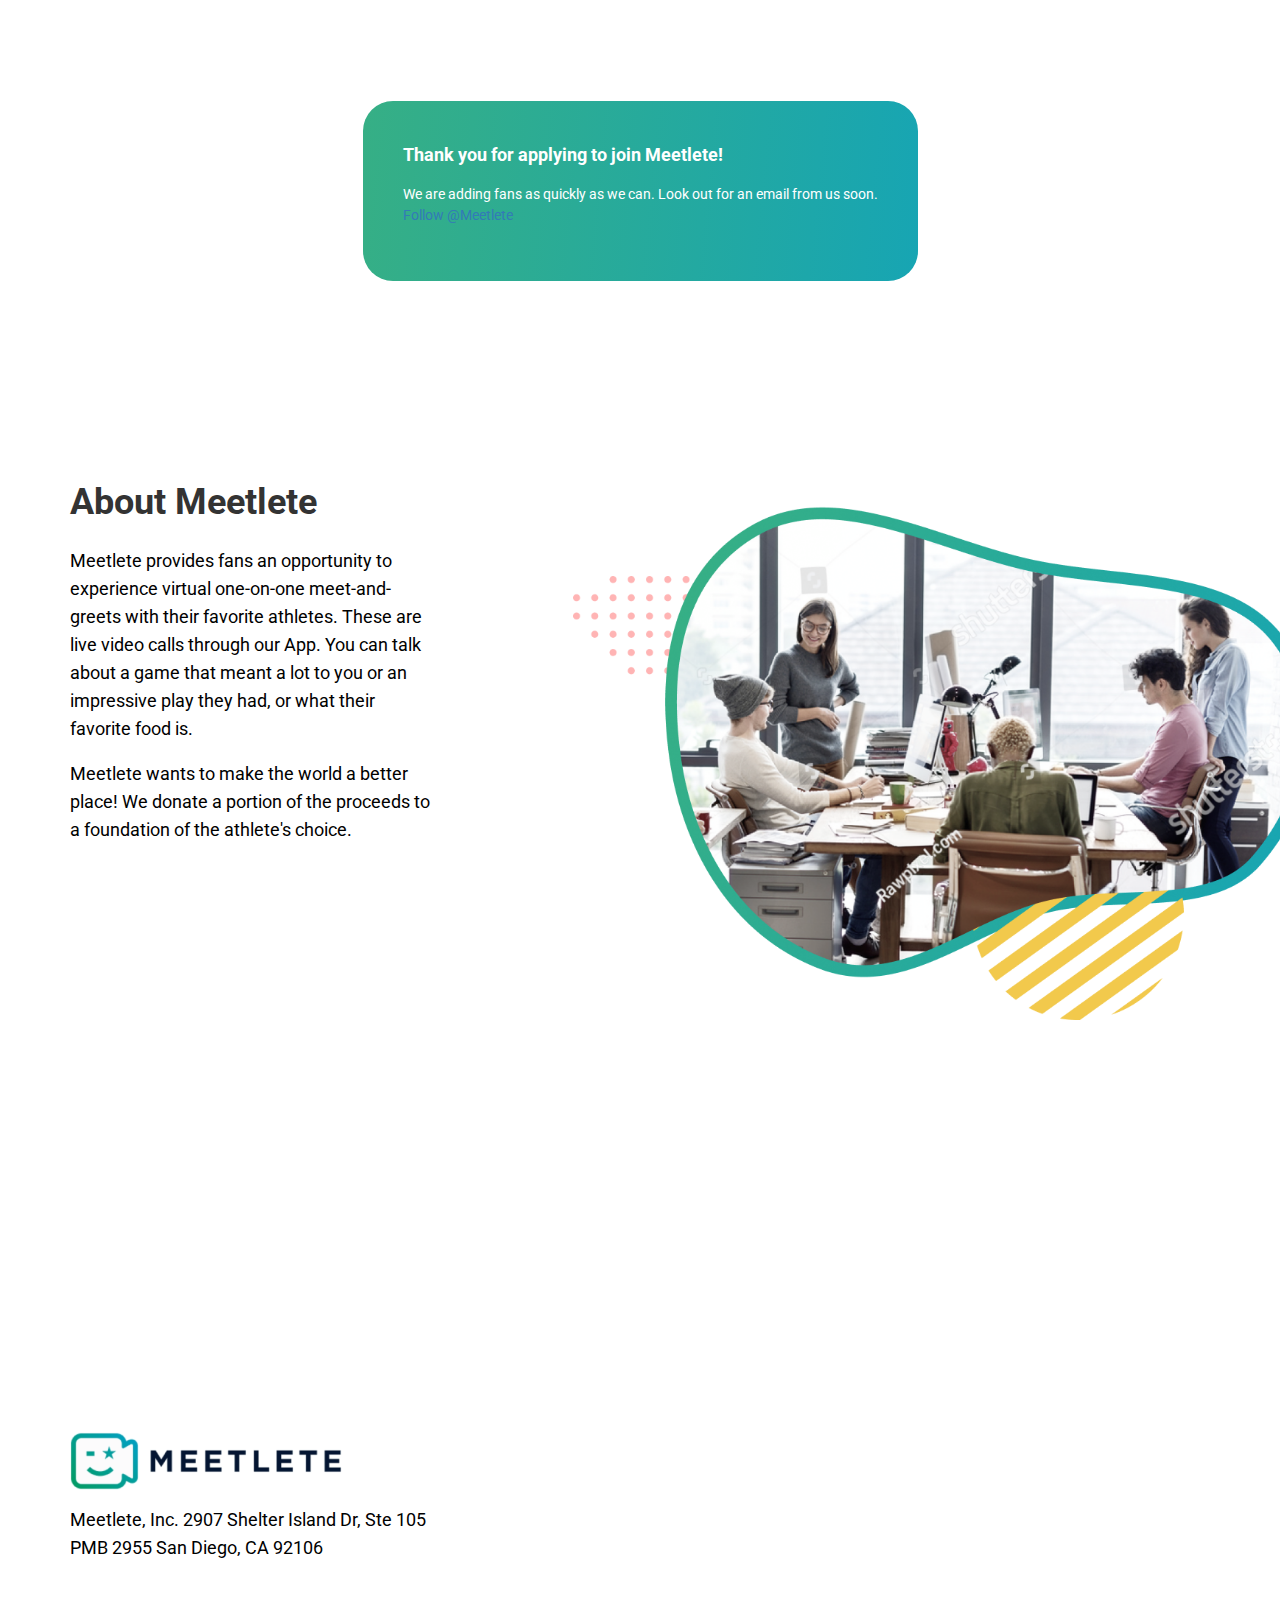
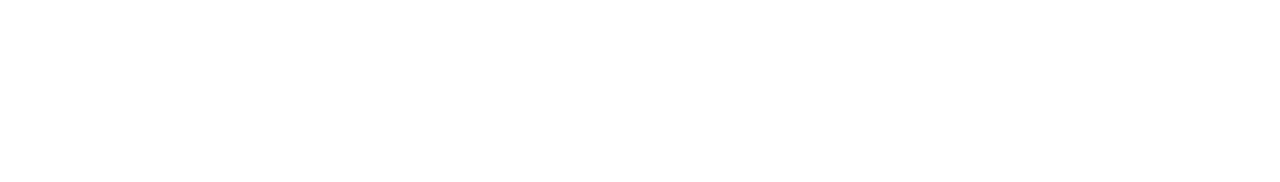
<file: fan-thanks.html>
<!DOCTYPE html>
<html>
<head>

	<title>Meetlete - Talent</title>
	<meta charset="utf-8">
	<meta name="viewport" content="width=device-width, initial-scale=1, maximum-scale=1">
	<meta name="description" content="">
	<meta name="Rob" content="Meetlete-theme">
	<link rel="preconnect" href="https://fonts.googleapis.com">
	<link rel="preconnect" href="https://fonts.gstatic.com" crossorigin>
	<link href="https://fonts.googleapis.com/css2?family=Roboto:wght@300;400;500;700;900&display=swap" rel="stylesheet">
	<link href="css/bootstrap.css" rel="stylesheet">
	<link rel="shortcut icon" type="image/jpg" href="./images/flavicon.png" />
	<!--=================== custom style css ================================== -->

	<link rel="stylesheet" type="text/css" href="css/custom.css?ver=1.0.4">
		<!-- Global site tag (gtag.js) - Google Analytics -->
		  <script async src="https://www.googletagmanager.com/gtag/js?id=G-RH1H0628FB"></script>
		  <script>
		    window.dataLayer = window.dataLayer || [];

		    function gtag() {
		      dataLayer.push(arguments);
		    }
		    gtag("js", new Date());

		    gtag("config", "G-RH1H0628FB");
		  </script>
</head>

<body>

	<!--=================== Thanks content area ================================== -->

	 <section class="thanks meetlete-section">
            <div class="container ">
                <div class="row">
                    <div class="col-md-12">
                    </div>
                    <div class="thankYouBg">
                        <h3 class="thank">Thank you for applying to join Meetlete!</h3>

                        <p>We are adding fans as quickly as we can. Look out for an email from us soon.<br>
                             <a href="https://twitter.com/meetlete?ref_src=twsrc%5Etfw" class="twitter-follow-button" data-show-count="false">Follow @Meetlete</a> </p>
                    </div>
                </div>
            </div>

        </section>
	
	



	<!--=================== About content area ================================== -->

	<section class="about-area meetlete-section">
		<div class="container">
			<div class="row">
				<div class="col-md-8 about-thumb ">
					<img src="images/AboutusImage.png" alt="Perk">
				</div>
				<div class="col-md-4 about-content">
					<h2>About Meetlete</h2>		
					<p>Meetlete provides fans an opportunity to experience virtual one-on-one meet-and-greets with their favorite athletes. These are live video calls through our App. You can talk about a game that meant a lot to you or an impressive play they had, or what their favorite food is.</p>
					<p>
					Meetlete wants to make the world a better place! We donate a portion of the proceeds to a foundation of the athlete's choice.</p>			
				</div>

				
				
			</div>
		</div>
	</section>

	



	<!--=================== Footer  area ================================== -->
	<footer>
	
		<section class="footer-area meetlete-section">
			<div class="container">
				<div class="row">
					<div class="footer-logo">
							<a href="#" title="Meetlete"><img src="images/logo.png" alt="Meetlete"></a>
					</div>
					<div class="col-xs-7 col-sm-5 col-md-4 footer-adress">
						<address>
							Meetlete, Inc. 2907 Shelter Island Dr,
							Ste 105 PMB 2955
							San Diego, CA 92106
						</address>
					</div>
					<div class="col-md-7 footer-link">
						<!-- <ul>
						  <li><a href="./index.html">Home</a></li>
			              <li><a href="./about-us.html">About</a></li>
			              <li><a href="#">Fans</a></li>          
			              <li><a href="./talent.html">Talent </a></li>	   
			              <li><a href="#">Contest</a></li>
						</ul> -->
					</div>
					
				</div>
			</div>
		</section>
		
	</footer>

	<!--=================== scrips  ================================== -->

	<script type="text/javascript" src="js/jquery-3.1.1.js"></script>
	<script type="text/javascript" src="js/bootstrap.js"></script>
	<script async src="https://platform.twitter.com/widgets.js" charset="utf-8"></script>
	<script type="text/javascript" src="js/custom.js"></script>
	 <script src="js/contact.js"></script>
	  <!--Start of Tawk.to Script-->
	  <script type="text/javascript">
	    var Tawk_API = Tawk_API || {},
	      Tawk_LoadStart = new Date();
	    (function () {
	      var s1 = document.createElement("script"),
	        s0 = document.getElementsByTagName("script")[0];
	      s1.async = true;
	      s1.src = "https://embed.tawk.to/6008b001a9a34e36b96e9b0d/1esguv17u";
	      s1.charset = "UTF-8";
	      s1.setAttribute("crossorigin", "*");
	      s0.parentNode.insertBefore(s1, s0);
	    })();
	  </script>
	  <!--End of Tawk.to Script-->
</file>
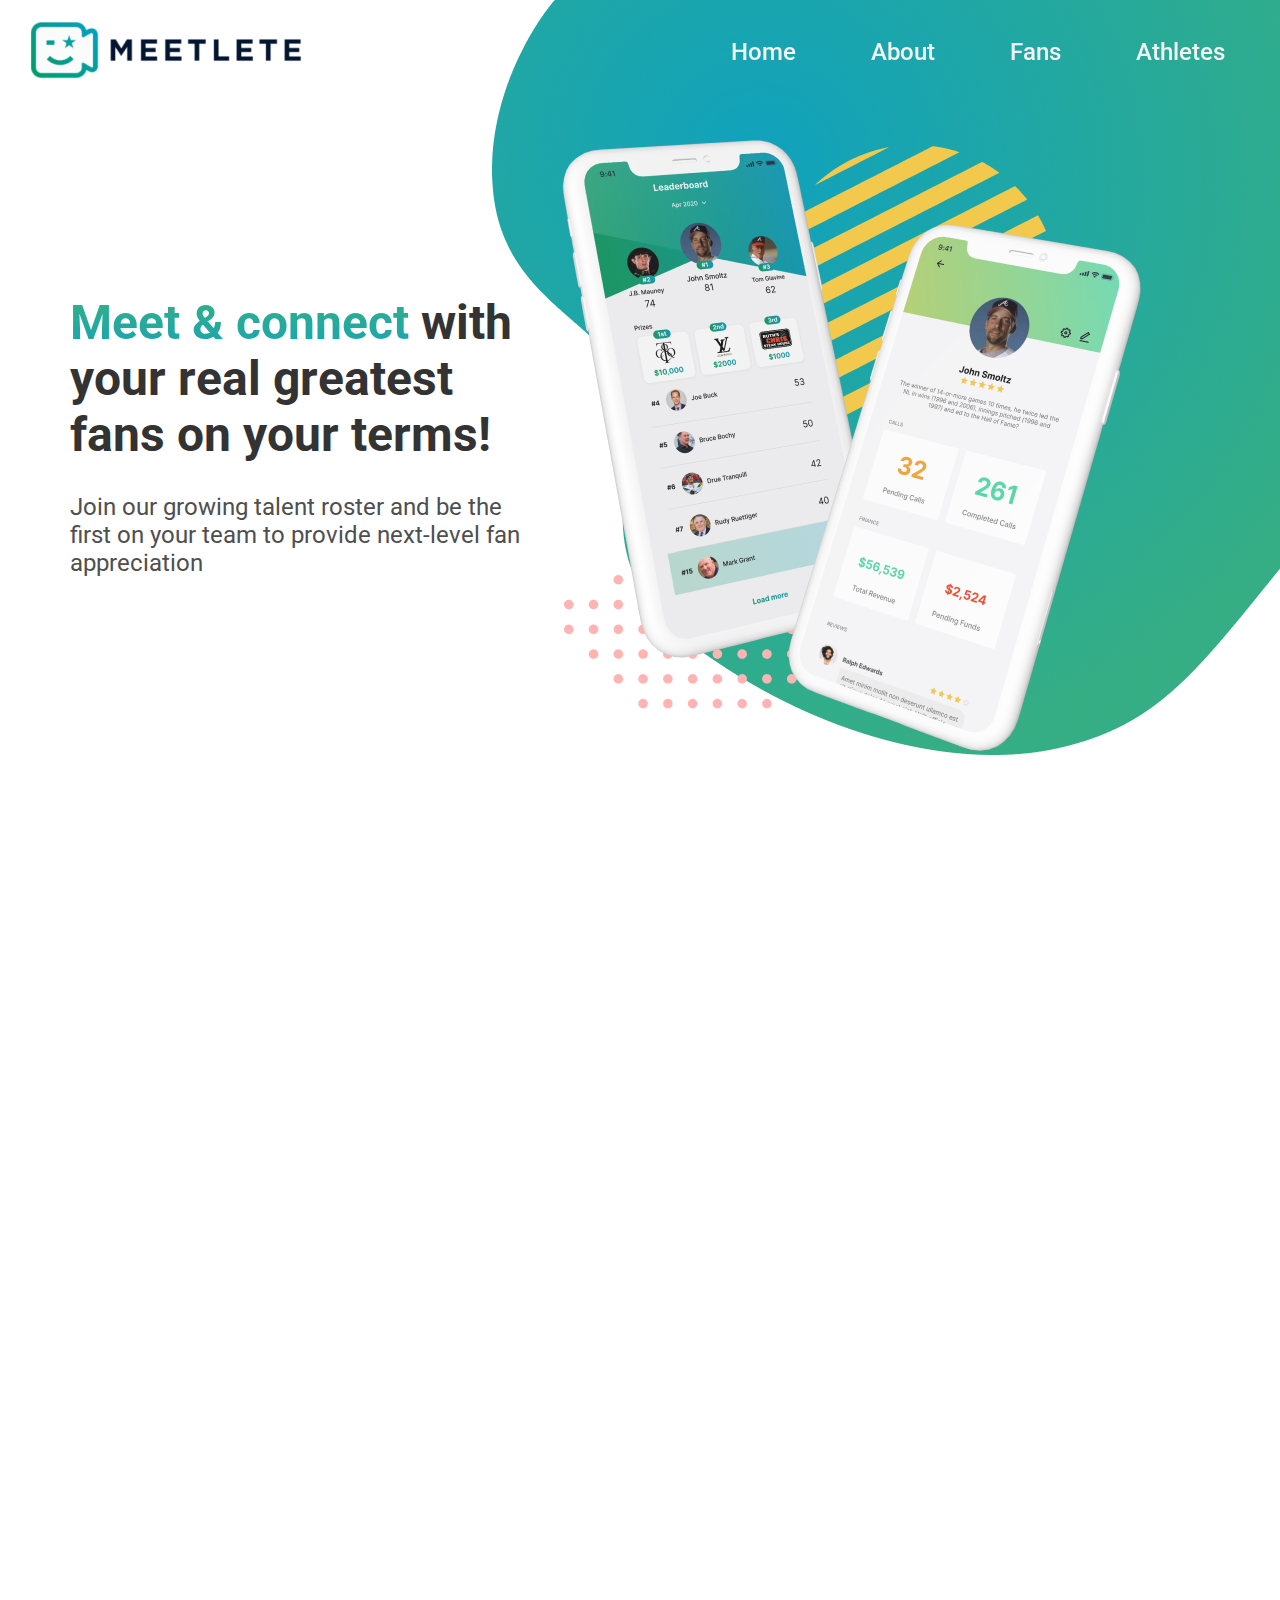
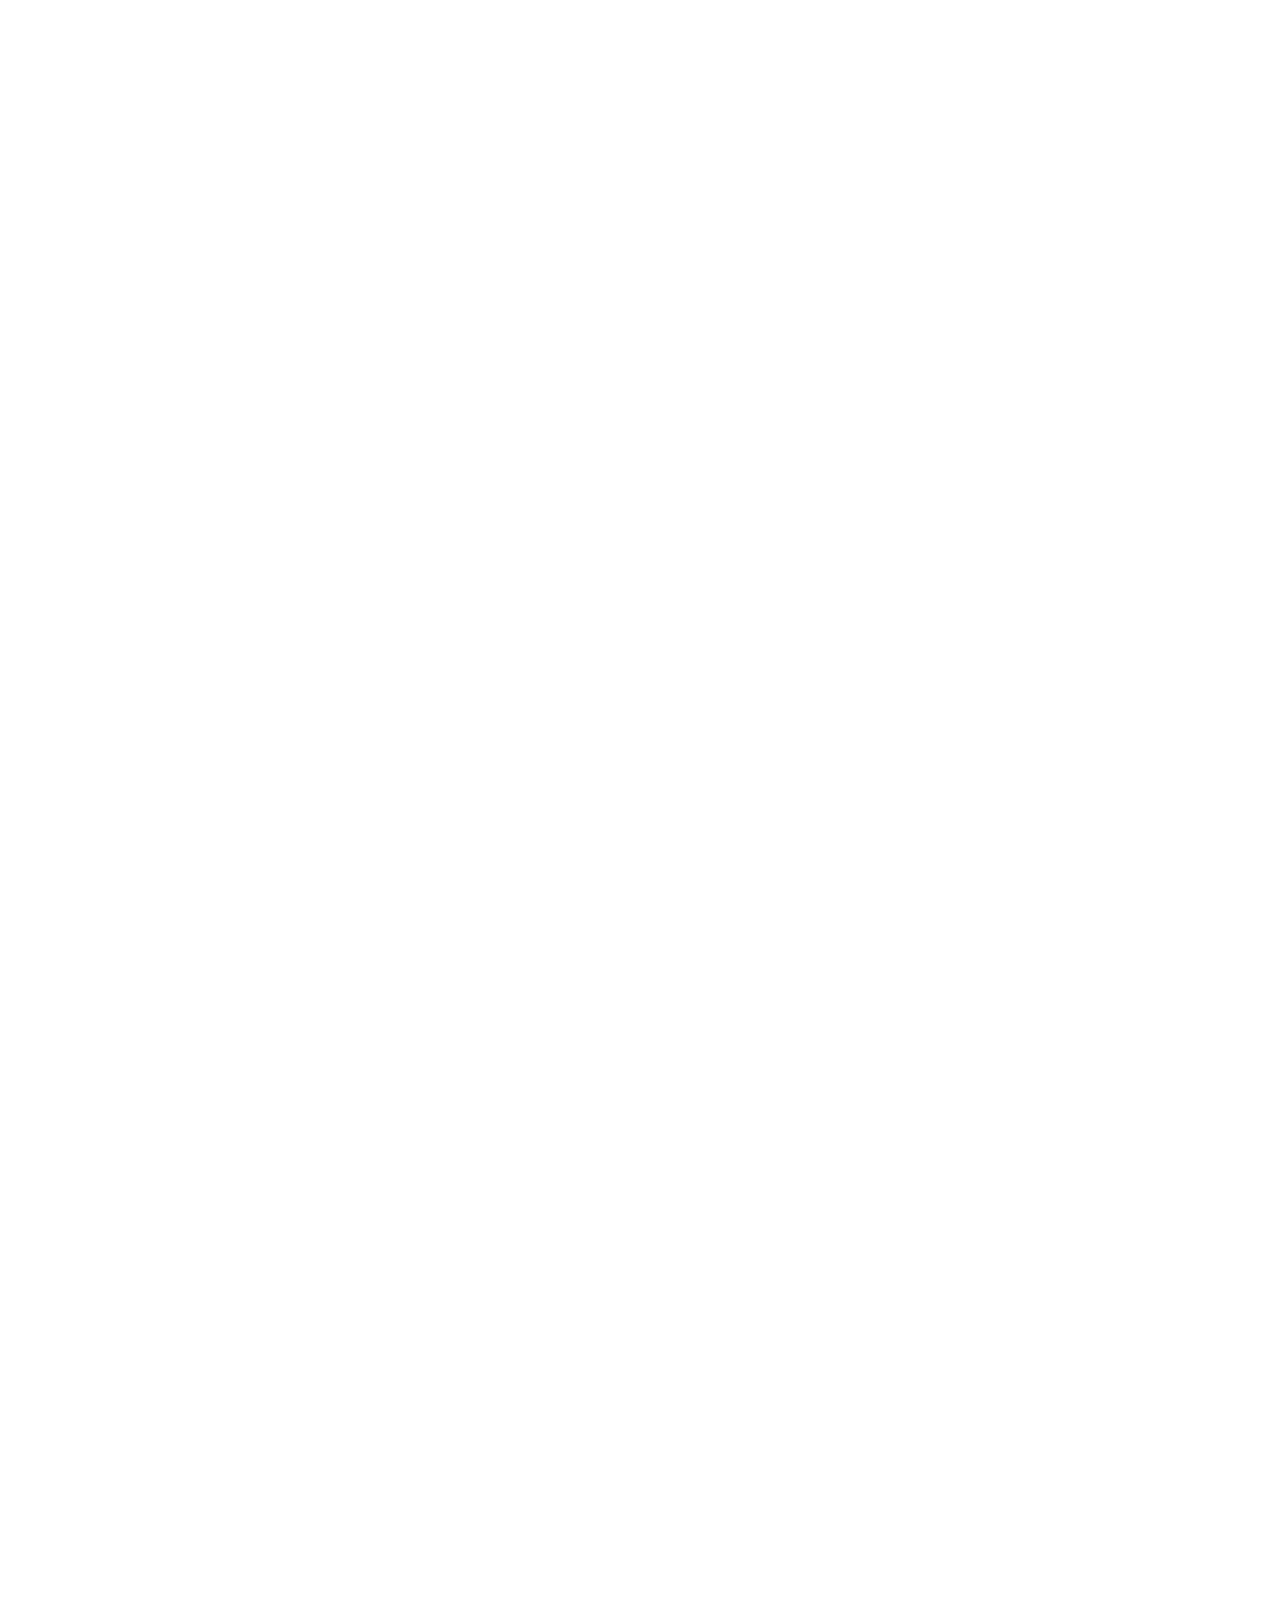
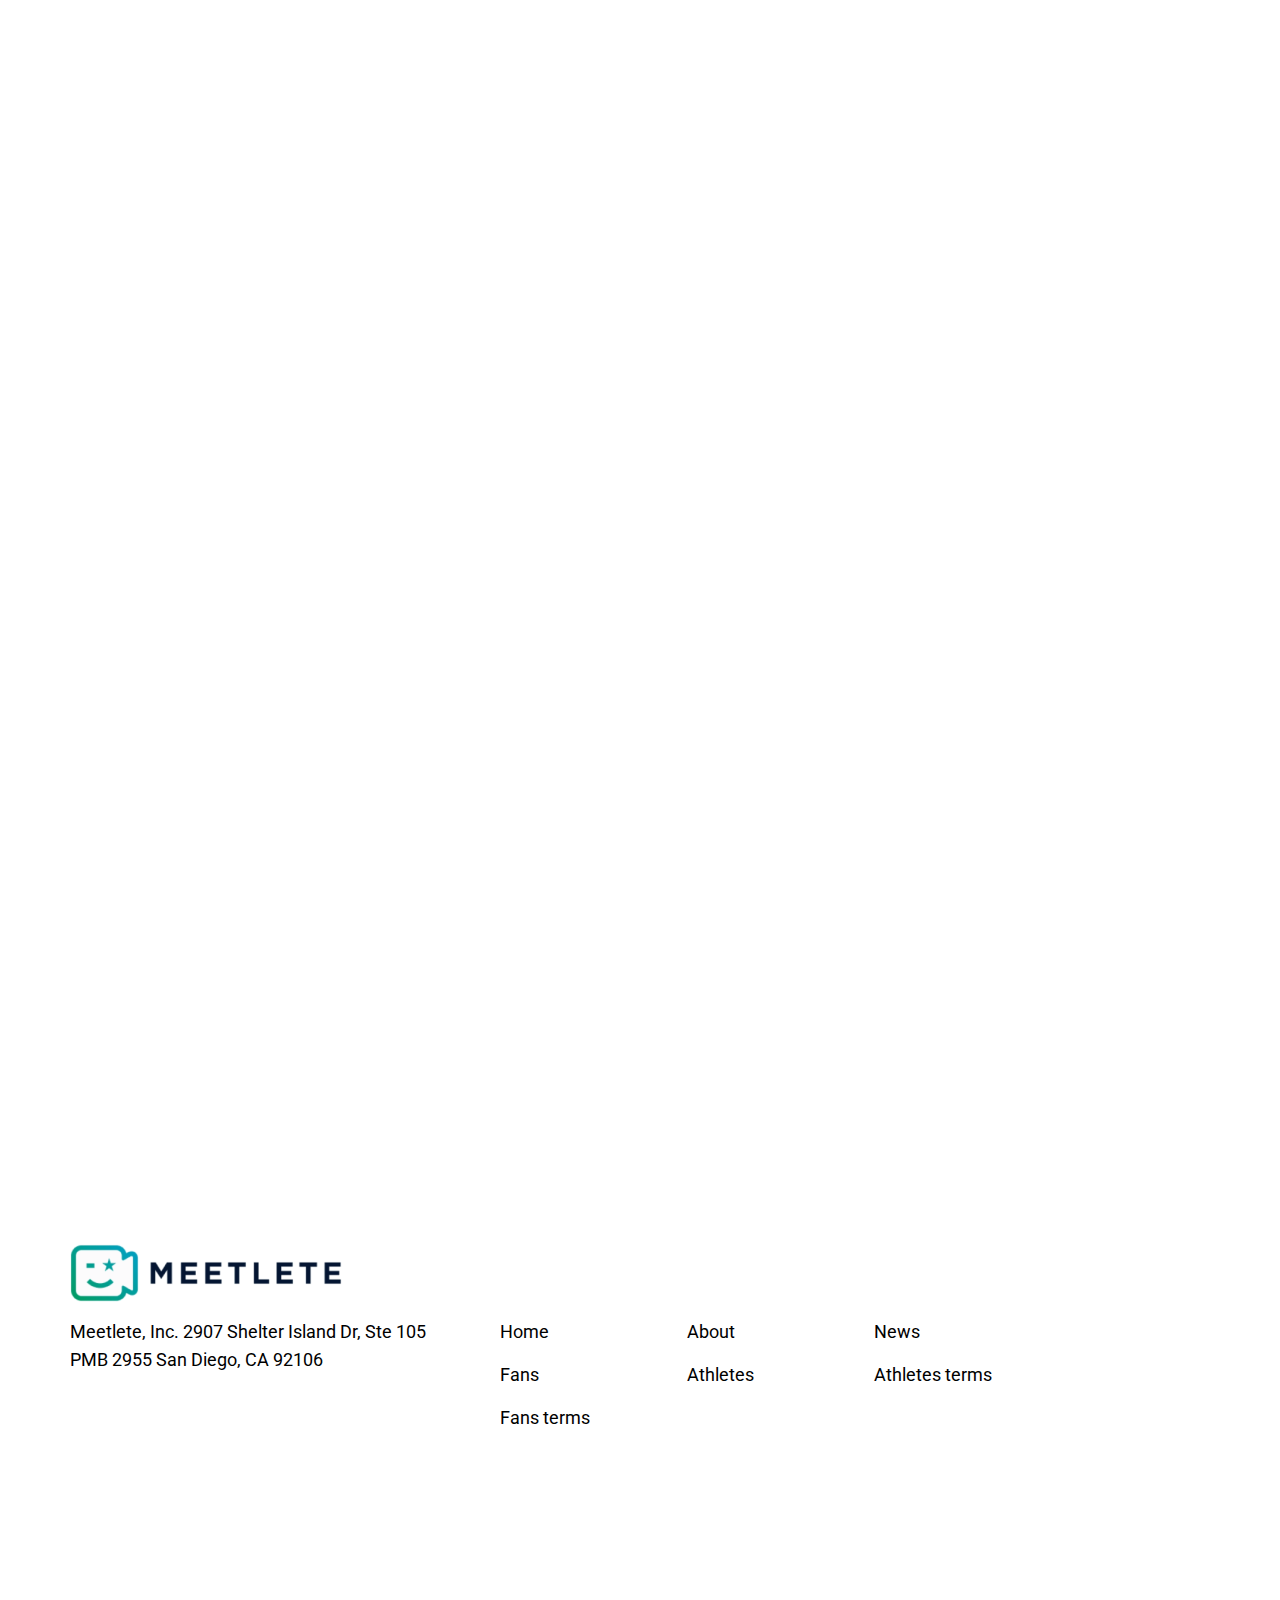
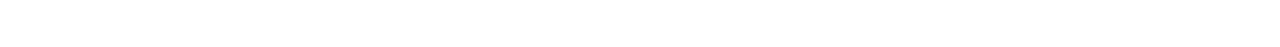
<file: fan.html>
<!DOCTYPE html>
<html>
<head>

	<title>Meetlete - Fans</title>
	<meta charset="utf-8">
	<meta name="viewport" content="width=device-width, initial-scale=1, maximum-scale=1">
	<meta name="description" content="">
	<meta name="Rob" content="Meetlete-theme">
	<link rel="preconnect" href="https://fonts.googleapis.com">
	<link rel="preconnect" href="https://fonts.gstatic.com" crossorigin>
	<link href="https://fonts.googleapis.com/css2?family=Roboto:wght@300;400;500;700;900&display=swap" rel="stylesheet">
	<link href="css/bootstrap.css" rel="stylesheet">
	<link rel="shortcut icon" type="image/jpg" href="./images/flavicon.png" />
	<!--=================== custom style css ================================== -->

	<link rel="stylesheet" type="text/css" href="css/custom.css?ver=1.0.8">
		<!-- Global site tag (gtag.js) - Google Analytics -->
		  <script async src="https://www.googletagmanager.com/gtag/js?id=G-RH1H0628FB"></script>
		  <script>
		    window.dataLayer = window.dataLayer || [];

		    function gtag() {
		      dataLayer.push(arguments);
		    }
		    gtag("js", new Date());

		    gtag("config", "G-RH1H0628FB");
		  </script>
</head>

<body>

<header>
	
	<!--=================== top area ================================== -->

	<section class="top-bar">
		
		<div class="container-fluid">
			<div class="logo">
				<a href="index.html" title="Meetlete"><img src="images/logo.png" alt="Meetlete"></a>
			</div>

			<div class="topnavbar">

				<nav class="navbar navbar-default mynav">
			        
			         <div class="navbar-header">
			            <button type="button" class="navbar-toggle collapsed " data-toggle="collapse" data-target="#navbar" aria-expanded="false" aria-controls="navbar">
			              <span class="sr-only">Toggle navigation</span>
			              <span class="icon-bar"></span>
			              <span class="icon-bar"></span>
			              <span class="icon-bar"></span>
			            </button>
			        </div>

			        <div id="navbar" class="navbar-collapse collapse ">
			            <ul class="nav navbar-nav">
			              <li><a href="./index.html">Home</a></li>
			              <li><a href="./about-us.html">About</a></li>
			              <li><a href="./fan.html">Fans</a></li>               
			              <li><a href="./athletes.html">Athletes </a></li>	 	   
			              <!-- <li><a href="./contest.html">Contest</a></li> -->
			            </ul>
			                                             
			        </div>
			        <!--/.nav-collapse -->
			        
		      	</nav>
		    </div>
		</div>  <!-- container end -->

	</section><!-- tob section end -->

	<section class="hero-data hero-banner novisible visible">
		<div class="container">
			<div class="row">
				<div class="col-md-7 hero-small talent-small">
					<img src="images/HeroTalentPage.png" alt="HeroTalent">
				</div>
				<div class="col-md-5 hero-content">
					<h1>
						 <span>Meet & connect</span> with your real greatest fans on your terms!
					</h1>
					<p>Join our growing talent roster and be the first on your team to provide next-level fan appreciation</p>
				</div>
				
			</div>
		</div>
	</section>

</header>
	
	<!--===================  Talent form  area ================================== -->

	<section class="form-area meetlete-section novisible ">
		<div class="container">
			<div class="row">
				<h2>Enter your details below and we will contact you when space opens in our beta.</h2>
				<div id="fanform" class="col-md-12 formtalent">
					<form name="fan-contact-form">
						<input class="form-control" name="name_fan" type="text" id="firstLastName" aria-describedby="firstLastNameFan" placeholder="First and last name"  value="" required>
						<input class="form-control" name="email_fan" type="email" id="exampleInputEmail1" aria-describedby="emailHelpFan" placeholder="Enter Email" value="" required>
						<input class="form-control" name="team_fan" type="text" id="teamFan" placeholder="What is your favorite sports team?" value="" required>
						<input class="form-control" name="fav_athfan" type="text" id="topAthlete" placeholder="Name one athlete you would like to meet?" value="" required>
						<input class="form-control" type="submit" value="SUBMIT MY APPLICATION">
						<div class="spiner"><img src="images/spin.gif" alt="Submiting"></div>
					</form>
				</div>
				
			</div>
		</div>
	</section>


	
<!--===================  Perk content area ================================== -->

		<section class="per-area meetlete-section novisible">
		<div class="container">
			<div class="row">
				<div class="col-md-6 perk-thumb">
					<img src="images/PerkImages.png" alt="Perk">
				</div>
				<div class="col-md-6 perk-content">
					<h2>Perks of Meetlete</h2>
					
					<div class="perklist">
						<h4>For Fans</h4>
						<p><img src="images/enjoy.png" alt=">>"> Meet your favorite athletes or sports personalities</p>
						<p><img src="images/user.png" alt=">>"> One-on-one video calls.</p>
						<p><img src="images/cooments.png" alt=">>">  Have a real conversation, not a recorded message.</p>
						<p><img src="images/time.png" alt=">>"> Make lifetime memories.</p>
					</div>
					<!-- <a href="./talent.html" class="meetbutton">GET MY EARLY ACCESS</a> -->
				</div>
				
			</div>
		</div>
	</section>


	<!--=================== About content area ================================== -->

	<section class="about-area meetlete-section novisible">
		<div class="container">
			<div class="row">
				<div class="col-md-8 about-thumb ">
					<img src="images/AboutusImage.png" alt="Perk">
				</div>
				<div class="col-md-4 about-content">
					<h2>About Meetlete</h2>		
					<p>Meetlete was created by two sports fans who wanted the opportunity to actually meet their favorite athletes or sports personalities. </p>
					<p>They felt it was a problem worth solving, and they built Meetlete just for you! </p>			
				</div>

				
				
			</div>
		</div>
	</section>

	<!--=================== CTA Talent area ================================== -->

	<section class="cta-area meetlete-section novisible">
		<div class="container">
			<div class="row">
				<div class="col-md-12 cta-talent">
					<div class="col-md-6 cta-content">
						<h2>Join now to get connected with your real greatest fans!</h2>
						<a href="#fanform" class="meetbutton"><span>GET MY EARLY ACCESS</span></a>
					</div>
					<div class="col-md-6 guys-thumb">
						<img src="images/men.png" alt="Meetlete">
					</div>
					
					
				</div>
			</div>
		</div>
	</section>



	<!--=================== Footer  area ================================== -->
	<footer>
	
		<section class="footer-area meetlete-section ">
			<div class="container">
				<div class="row">
					<div class="footer-logo">
							<a href="#" title="Meetlete"><img src="images/logo.png" alt="Meetlete"></a>
					</div>
					<div class="col-xs-7 col-sm-5 col-md-4 footer-adress">
						<address>
							Meetlete, Inc. 2907 Shelter Island Dr,
							Ste 105 PMB 2955
							San Diego, CA 92106
						</address>
					</div>
					<div class="col-md-7 col-xs-12 col-sm-12  footer-link">
						<ul>
						  <li><a href="./index.html">Home</a></li>
			              <li><a href="./about-us.html">About</a></li>
			              <li><a href="./in-the-news.html">News</a></li>
			              <li><a href="./fan.html">Fans</a></li>   
			              <li><a href="./athletes.html">Athletes </a></li>	 	
			              <li><a href="./athletes-term.html">Athletes terms</a></li> 
			              <li><a href="./fan-term.html">Fans terms</a></li>      
			              <!-- <li><a href="./contest.html">Contest</a></li> -->

						</ul>
					</div>
					
				</div>
			</div>
		</section>
		
	</footer>

	<!--=================== scrips  ================================== -->

	<script type="text/javascript" src="js/jquery-3.1.1.js"></script>
	<script type="text/javascript" src="js/bootstrap.js"></script>
	<script type="text/javascript" src="js/custom.js?ver=1"></script>
	 <script src="js/contact.js?ver=1.0"></script>
	  <!--Start of Tawk.to Script-->
	  <script type="text/javascript">
	    var Tawk_API = Tawk_API || {},
	      Tawk_LoadStart = new Date();
	    (function () {
	      var s1 = document.createElement("script"),
	        s0 = document.getElementsByTagName("script")[0];
	      s1.async = true;
	      s1.src = "https://embed.tawk.to/6008b001a9a34e36b96e9b0d/1esguv17u";
	      s1.charset = "UTF-8";
	      s1.setAttribute("crossorigin", "*");
	      s0.parentNode.insertBefore(s1, s0);
	    })();
	  </script>
	  <!--End of Tawk.to Script-->
</file>
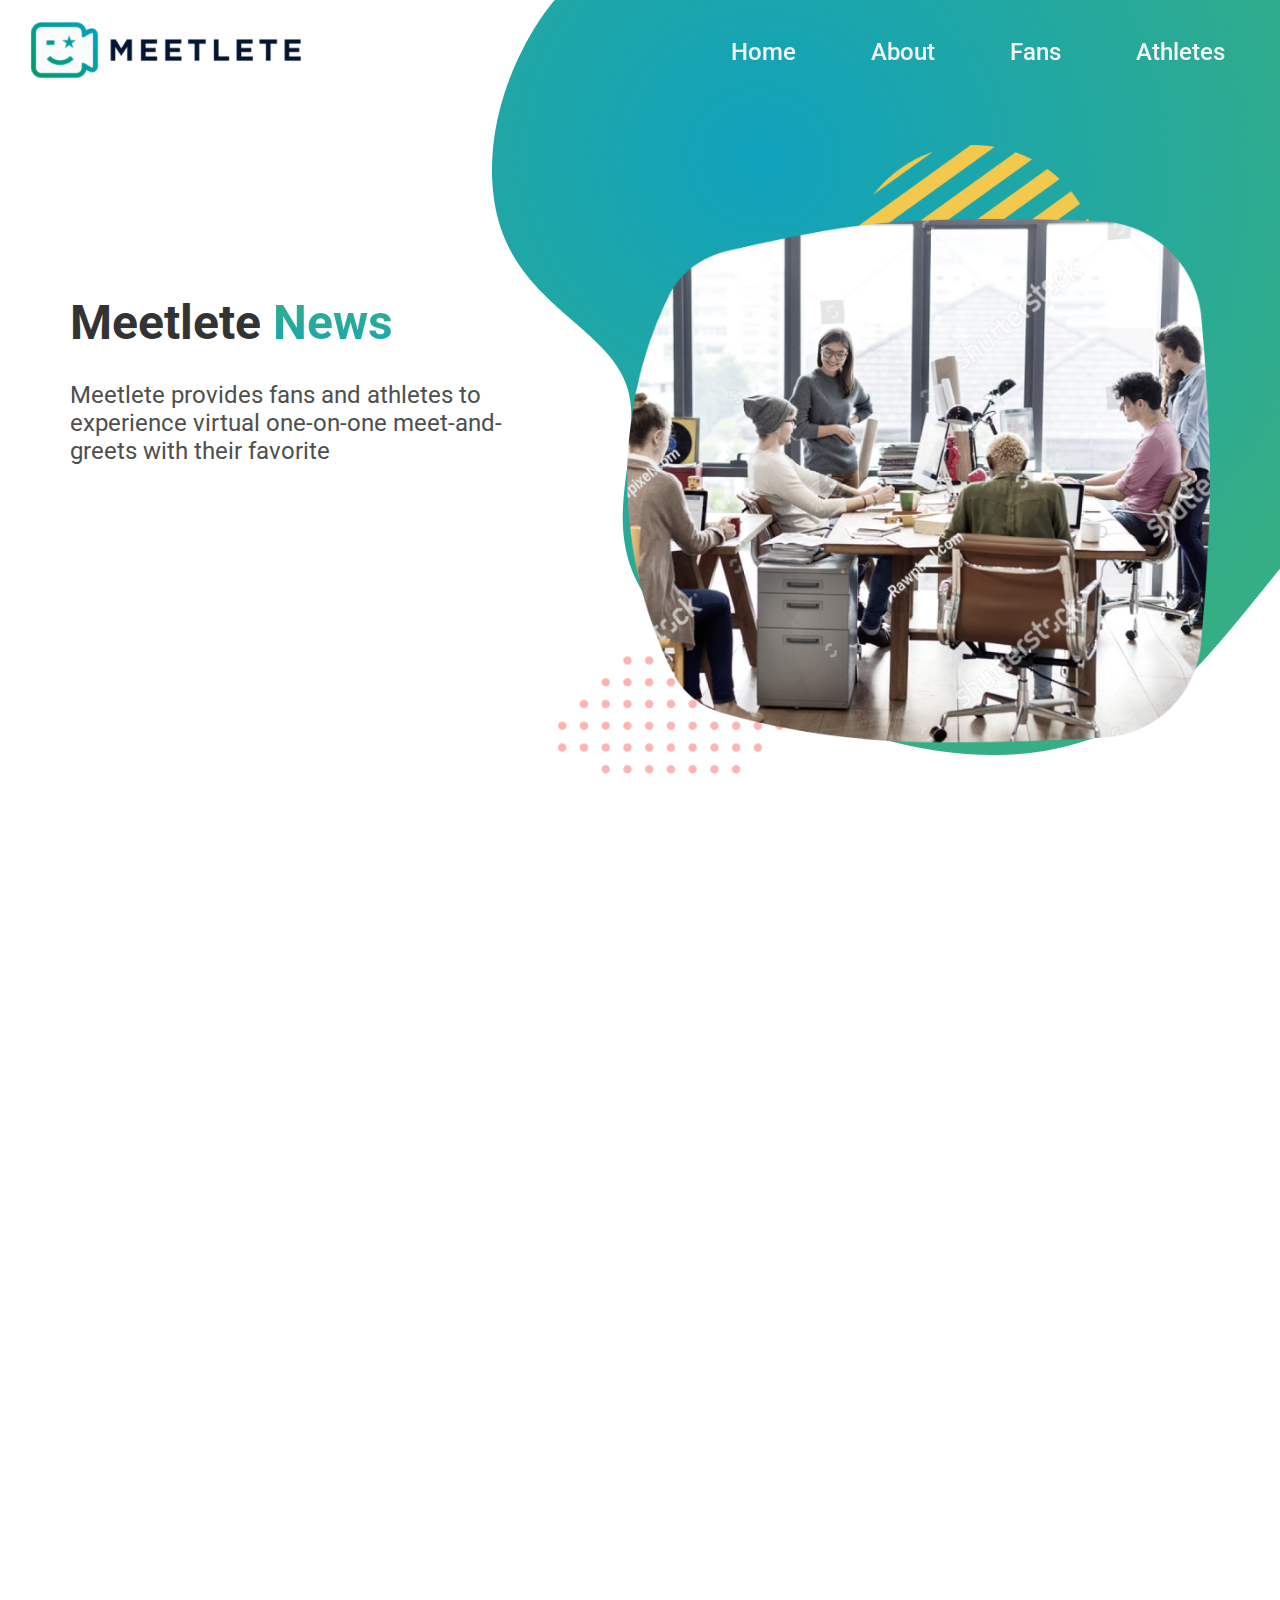
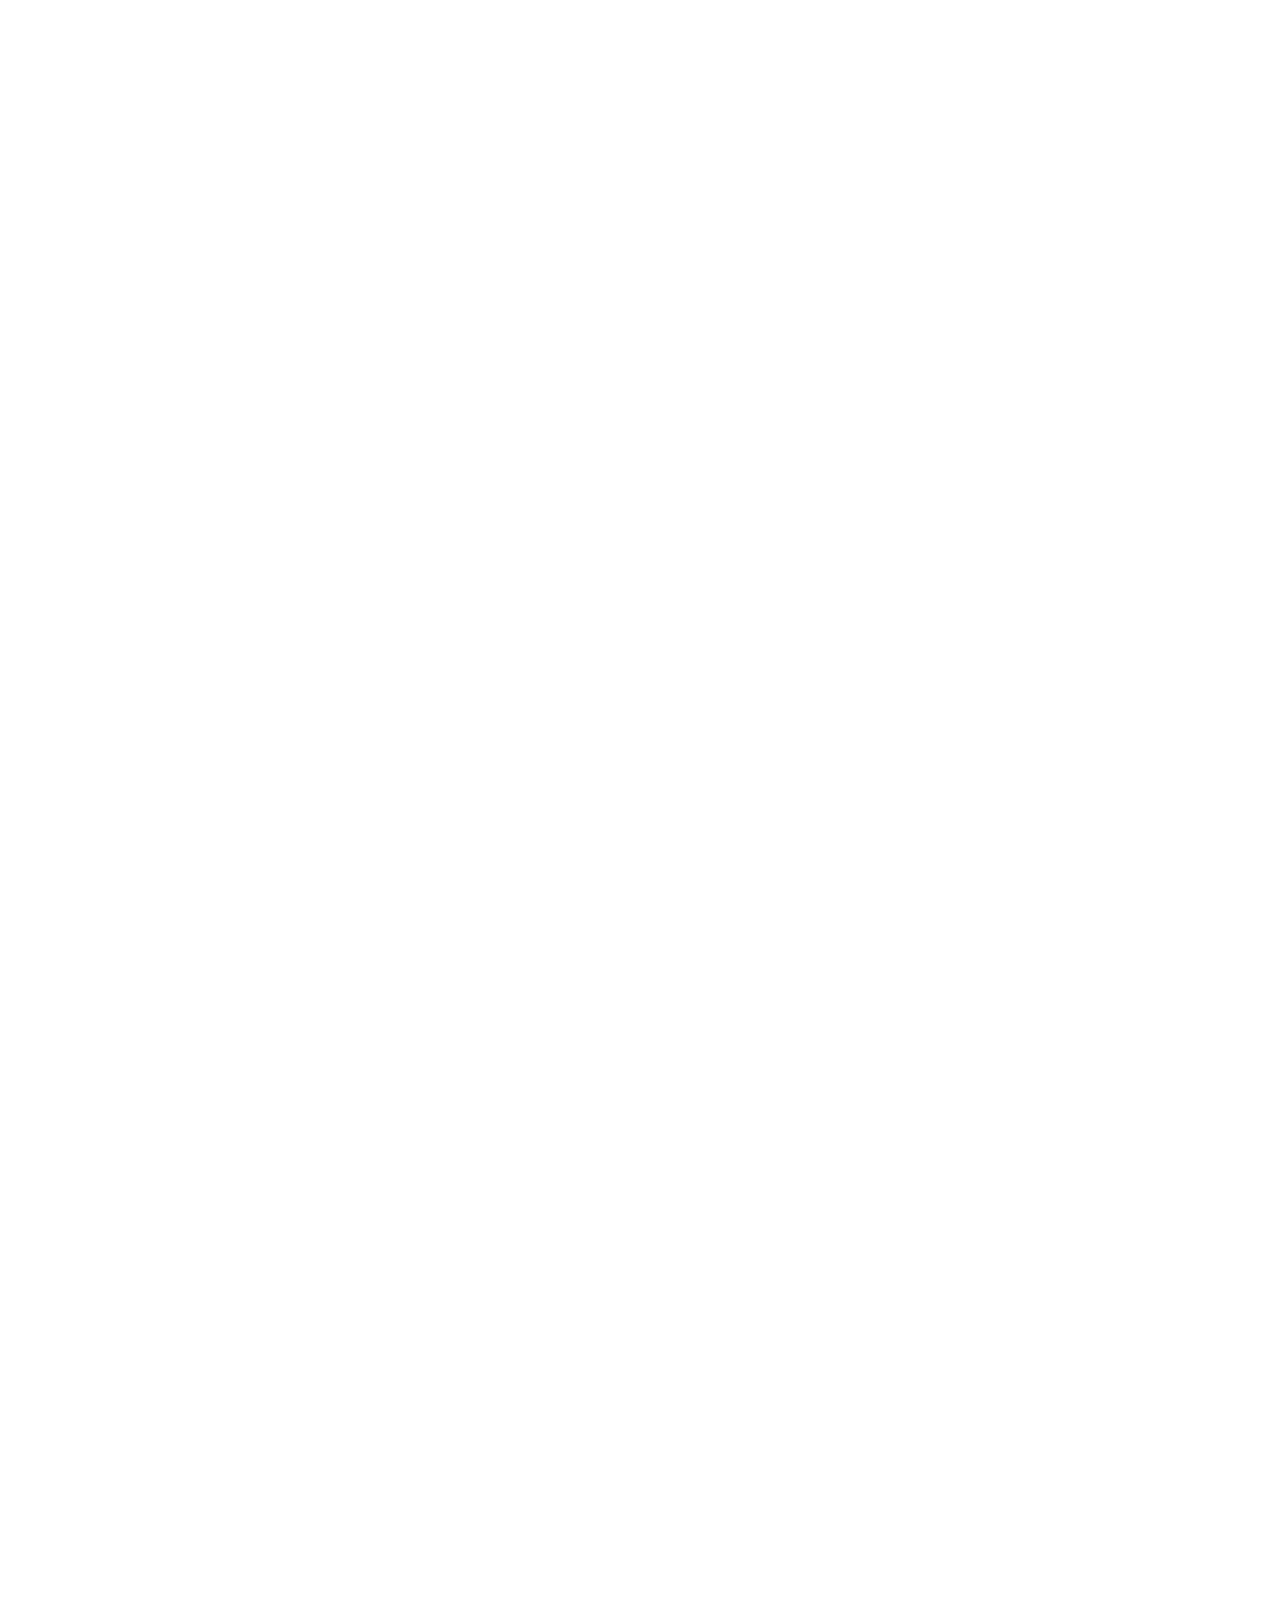
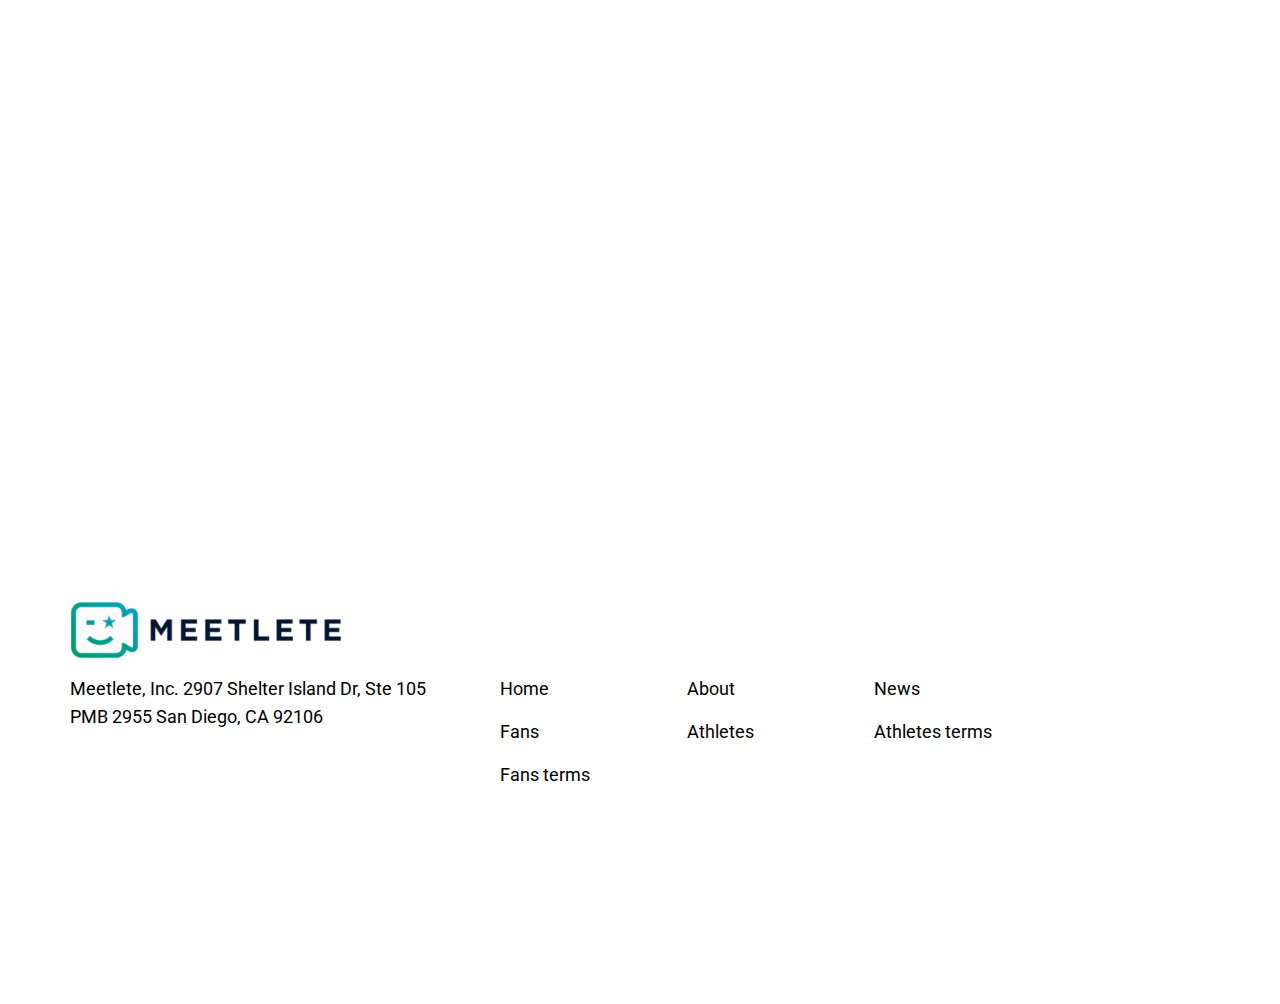
<file: in-the-news.html>
<!DOCTYPE html>
<html>
<head>

	<title>Meetlete - News</title>
	<meta charset="utf-8">
	<meta name="viewport" content="width=device-width, initial-scale=1, maximum-scale=1">
	<meta name="description" content="">
	<meta name="Rob" content="Meetlete-theme">
	<link rel="preconnect" href="https://fonts.googleapis.com">
	<link rel="preconnect" href="https://fonts.gstatic.com" crossorigin>
	<link href="https://fonts.googleapis.com/css2?family=Roboto:wght@300;400;500;700;900&display=swap" rel="stylesheet">
	<link href="css/bootstrap.css" rel="stylesheet">
	<link rel="shortcut icon" type="image/jpg" href="./images/flavicon.png" />
	<!--=================== custom style css ================================== -->

	<link rel="stylesheet" type="text/css" href="css/custom.css?ver=1.0.9">
	<!-- Global site tag (gtag.js) - Google Analytics -->
		  <script async src="https://www.googletagmanager.com/gtag/js?id=G-RH1H0628FB"></script>
		  <script>
		    window.dataLayer = window.dataLayer || [];

		    function gtag() {
		      dataLayer.push(arguments);
		    }
		    gtag("js", new Date());

		    gtag("config", "G-RH1H0628FB");
		  </script>
</head>

<body>

<header>
	
	<!--=================== top area ================================== -->

	<section class="top-bar">
		
		<div class="container-fluid">
			<div class="logo">
				<a href="index.html" title="Meetlete"><img src="images/logo.png" alt="Meetlete"></a>
			</div>

			<div class="topnavbar">

				<nav class="navbar navbar-default mynav">
			        
			         <div class="navbar-header">
			            <button type="button" class="navbar-toggle collapsed " data-toggle="collapse" data-target="#navbar" aria-expanded="false" aria-controls="navbar">
			              <span class="sr-only">Toggle navigation</span>
			              <span class="icon-bar"></span>
			              <span class="icon-bar"></span>
			              <span class="icon-bar"></span>
			            </button>
			        </div>

			        <div id="navbar" class="navbar-collapse collapse ">
			            <ul class="nav navbar-nav">
			              <li><a href="./index.html">Home</a></li>
			              <li><a href="./about-us.html">About</a></li>
			              <li><a href="./fan.html">Fans</a></li>         
			              <li><a href="./athletes.html">Athletes </a></li>	    
			              <!-- <li><a href="./contest.html">Contest</a></li> -->
			            </ul>
			                                             
			        </div>
			        <!--/.nav-collapse -->
			        
		      	</nav>
		    </div>
		</div>  <!-- container end -->

	</section><!-- top section end -->

	<section class="hero-data hero-banner novisible visible">
		<div class="container">
			<div class="row">
				<div class="col-md-7 hero-small talent-small">
					<img src="images/Aboutus.png" alt="HeroTalent">
				</div>
				<div class="col-md-5 hero-content">
					<h1>
						Meetlete <span>News</span>
					</h1>
					<p>Meetlete provides fans and athletes to experience virtual one-on-one meet-and-greets with their favorite</p>
				</div>
				
			</div>
		</div>
	</section>

</header>
	
	<!--=================== News content area ================================== -->

	<section class="newsM-area1 meetlete-section novisible">
		<div class="container">
			<div class="row">
				<div class="col-md-6 newsM-thumb ">
					<iframe width="560" height="315" src="https://www.youtube.com/embed/aVcDrlP8C-0" title="YouTube video player" frameborder="0" allow="accelerometer; autoplay; clipboard-write; encrypted-media; gyroscope; picture-in-picture" allowfullscreen></iframe>
				</div>
				<div class="col-md-6 newsM-content">
					<h2>San Diego State football star becomes a pioneer in selling name, image, and likeness</h2>	
					<p>Less than a week after the NCAA finally gave in and began allowing student-athletes to cash in on marketing and sponsorship deals, a San Diego State football star has become one of the first pioneers to dip his toe in the water. </p>
					<a href="https://www.10news.com/news/local-news/sdsu-football-star-becomes-a-pioneer-in-selling-name-image-and-likeness" class="readmore" target="_blank">Read more here</a>
				</div>

				
								
			</div>
		</div>
	</section>
	<!--===================  News area ================================== -->

	<section class="newsM-area2 meetlete-section novisible">
		<div class="container">
			<div class="row">
				<div class="col-md-6 video-here">
					<!-- <div class="playNews"><a href="#"><img src="images/play.png"></a></div> -->
					<iframe width="560" height="315" src="https://www.youtube.com/embed/G24TLEAWV-w" title="YouTube video player" frameborder="0" allow="accelerometer; autoplay; clipboard-write; encrypted-media; gyroscope; picture-in-picture" allowfullscreen></iframe>
				</div>
				<div class="col-md-6 newsM-content">
					<h2>Meetlete on the news!</h2>
					<p>Lorem ipsum dolor sit amet, consectetur adipiscing elit. Dui amet, suscipit dictumst vestibulum, libero, at tincidunt risus. </p>
				</div>
			</div>

		</div>
	</section>

	<!--=================== News content area ================================== -->

	<section class="newsM-area3 meetlete-section novisible">
		<div class="container">
			<div class="row">
				<div class="col-md-6 newsM-thumb ">
					<img src="images/carslbad.png" alt="HeroTalent">
				</div>
				<div class="col-md-6 newsM-content">
					<h2>New NCAA NIL policy presents opportunity for San Diego athletes, businesses</h2>	
					<p>SAN DIEGO – The recent NCAA ruling to allow athletes to profit off their name has opened up a new frontier in college athletics, and some local sports figures already are cashing in.“It’s going to help the athletes a lot, getting their name out there and being able to monetize that name,” San Diego State senior running back Greg Bell said.</p>
					<a href="https://fox5sandiego.com/sports/new-ncaa-nil-policy-presents-opportunity-for-san-diego-athletes-businesses/" class="readmore" target="_blank">Read more here</a>
				</div>

				
								
			</div>
		</div>
	</section>

	<!--=================== News content area ================================== -->

	<section class="newsM-area4 meetlete-section novisible">
		<div class="container">
			<div class="row">
				<div class="col-md-6 newsM-thumb ">
					<img src="images/ncaa-athlete_compensation.jpg" alt="HeroTalent">
				</div>
				<div class="col-md-6 newsM-content">
					<h2>‘Perfect storm’: First week of NIL brings ample opportunities</h2>	
					<p>As <a href="https://www.washingtontimes.com/topics/rob-connolly/" target="_blank"> Rob Connolly</a> underwent a local surgery in January, the doctor tried to keep him loose, offering an open-ended question to take Connolly’s mind off the operation.</p>

					<p>“He asked me, ‘If you could meet any sports star, past or present, who would it be and what would you want to talk about?’” <a href="https://www.washingtontimes.com/topics/rob-connolly/" target="_blank">Connolly recalled.</a> </p>

					<p>The answer for <a href="https://www.washingtontimes.com/topics/rob-connolly/" target="_blank">Connolly </a> came quickly. He would want to meet Lou Holtz,<a href="https://www.washingtontimes.com/topics/rob-connolly/" target="_blank"> Connolly’s</a> all-time favorite coach, and ask <a href="https://www.washingtontimes.com/topics/rob-connolly/" target="_blank">him</a> about the 1988 matchup between No. 1 Notre Dame and No. 2 USC.</p>
					<a href="https://fox5sandiego.com/sports/new-ncaa-nil-policy-presents-opportunity-for-san-diego-athletes-businesses/" class="readmore" target="_blank">Read more here</a>
				</div>

				
								
			</div>
		</div>
	</section>

	
	
	


	<!--=================== CTA Talent area ================================== -->

	<section class="cta-area meetlete-section novisible">
		<div class="container">
			<div class="row">
				<div class="col-md-12 cta-talent">
					<div class="col-md-6 cta-content">
						<h2>Join our waitlist. And be the first to get notified!</h2>
						<a href="./talent.html" class="meetbutton"><span>GET MY EARLY ACCESS</span></a>
					</div>
					<div class="col-md-6 guys-thumb">
						<img src="images/guys.png" alt="Meetlete">
					</div>
					
					
				</div>
			</div>
		</div>
	</section>



	<!--=================== Footer  area ================================== -->
	<footer>
	
		<section class="footer-area meetlete-section">
			<div class="container">
				<div class="row">
					<div class="footer-logo">
							<a href="#" title="Meetlete"><img src="images/logo.png" alt="Meetlete"></a>
					</div>
					<div class="col-xs-7 col-sm-5 col-md-4 footer-adress">
						<address>
							Meetlete, Inc. 2907 Shelter Island Dr,
							Ste 105 PMB 2955
							San Diego, CA 92106
						</address>
					</div>
					<div class="col-md-7 col-xs-12 col-sm-12  footer-link">
						<ul>
						  <li><a href="./index.html">Home</a></li>
			              <li><a href="./about-us.html">About</a></li>
			              <li><a href="./in-the-news.html">News</a></li>
			              <li><a href="./fan.html">Fans</a></li>   
			              <li><a href="./athletes.html">Athletes </a></li>	 
			              <li><a href="./athletes-term.html">Athletes terms</a></li>
			              <li><a href="./fan-term.html">Fans terms</a></li>      
			              <!-- <li><a href="./contest.html">Contest</a></li> -->

						</ul>
					</div>
					
				</div>
			</div>
		</section>
		
	</footer>

	<!--=================== scrips  ================================== -->

	<script type="text/javascript" src="js/jquery-3.1.1.js"></script>
	<script type="text/javascript" src="js/bootstrap.js"></script>
	<script type="text/javascript" src="js/custom.js?ver=1"></script>
</file>
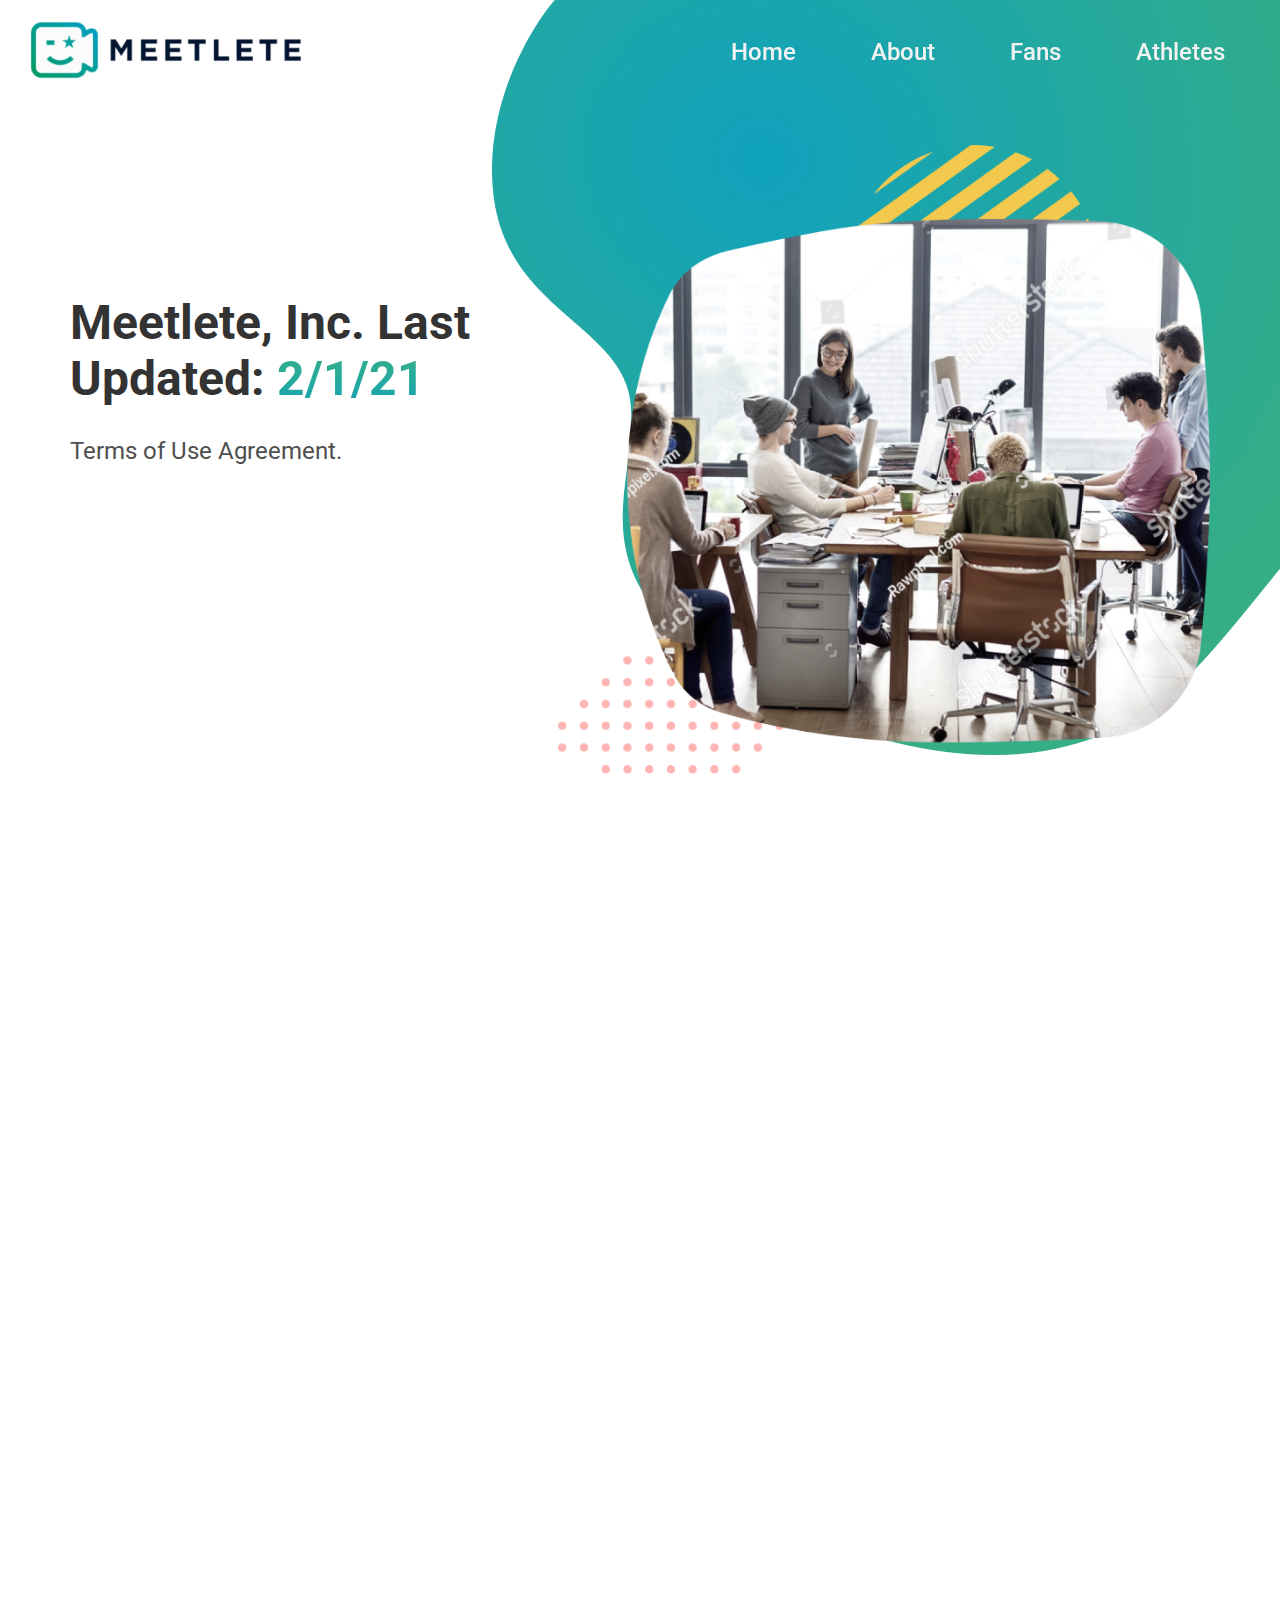
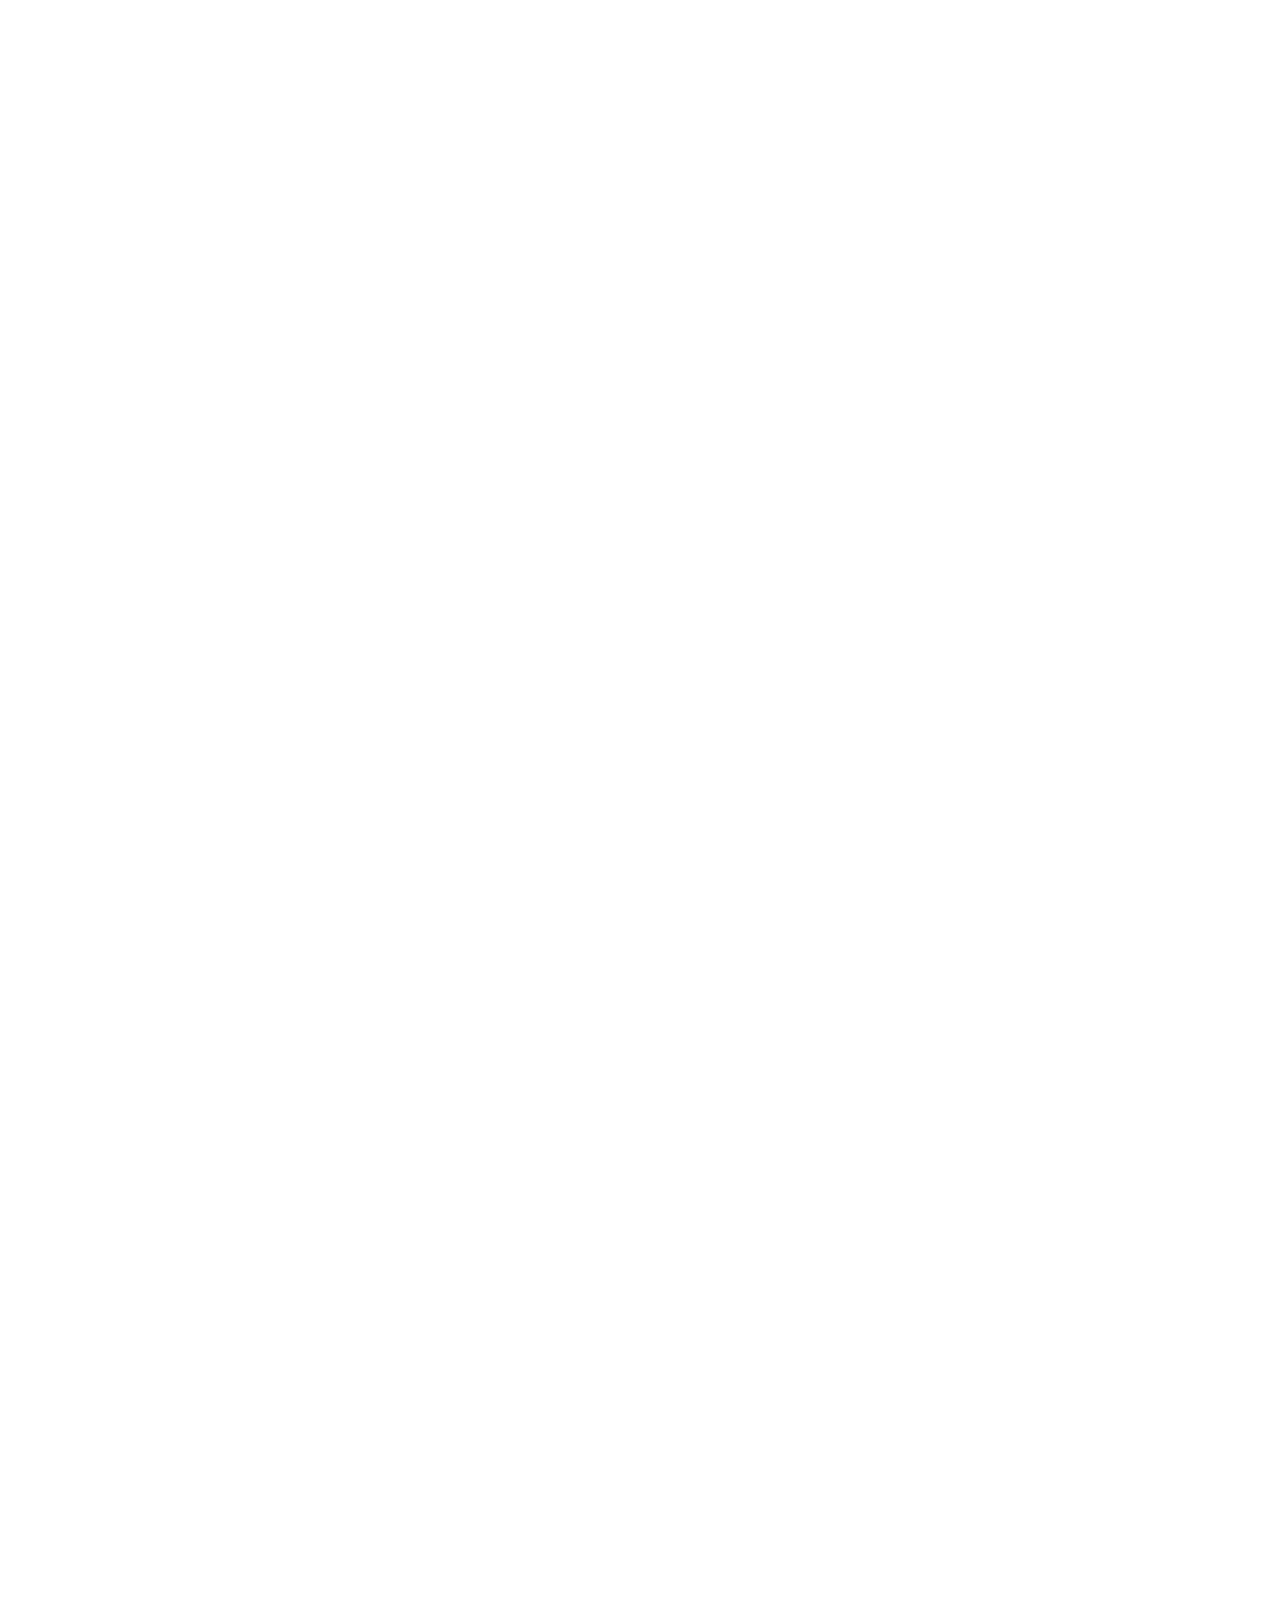
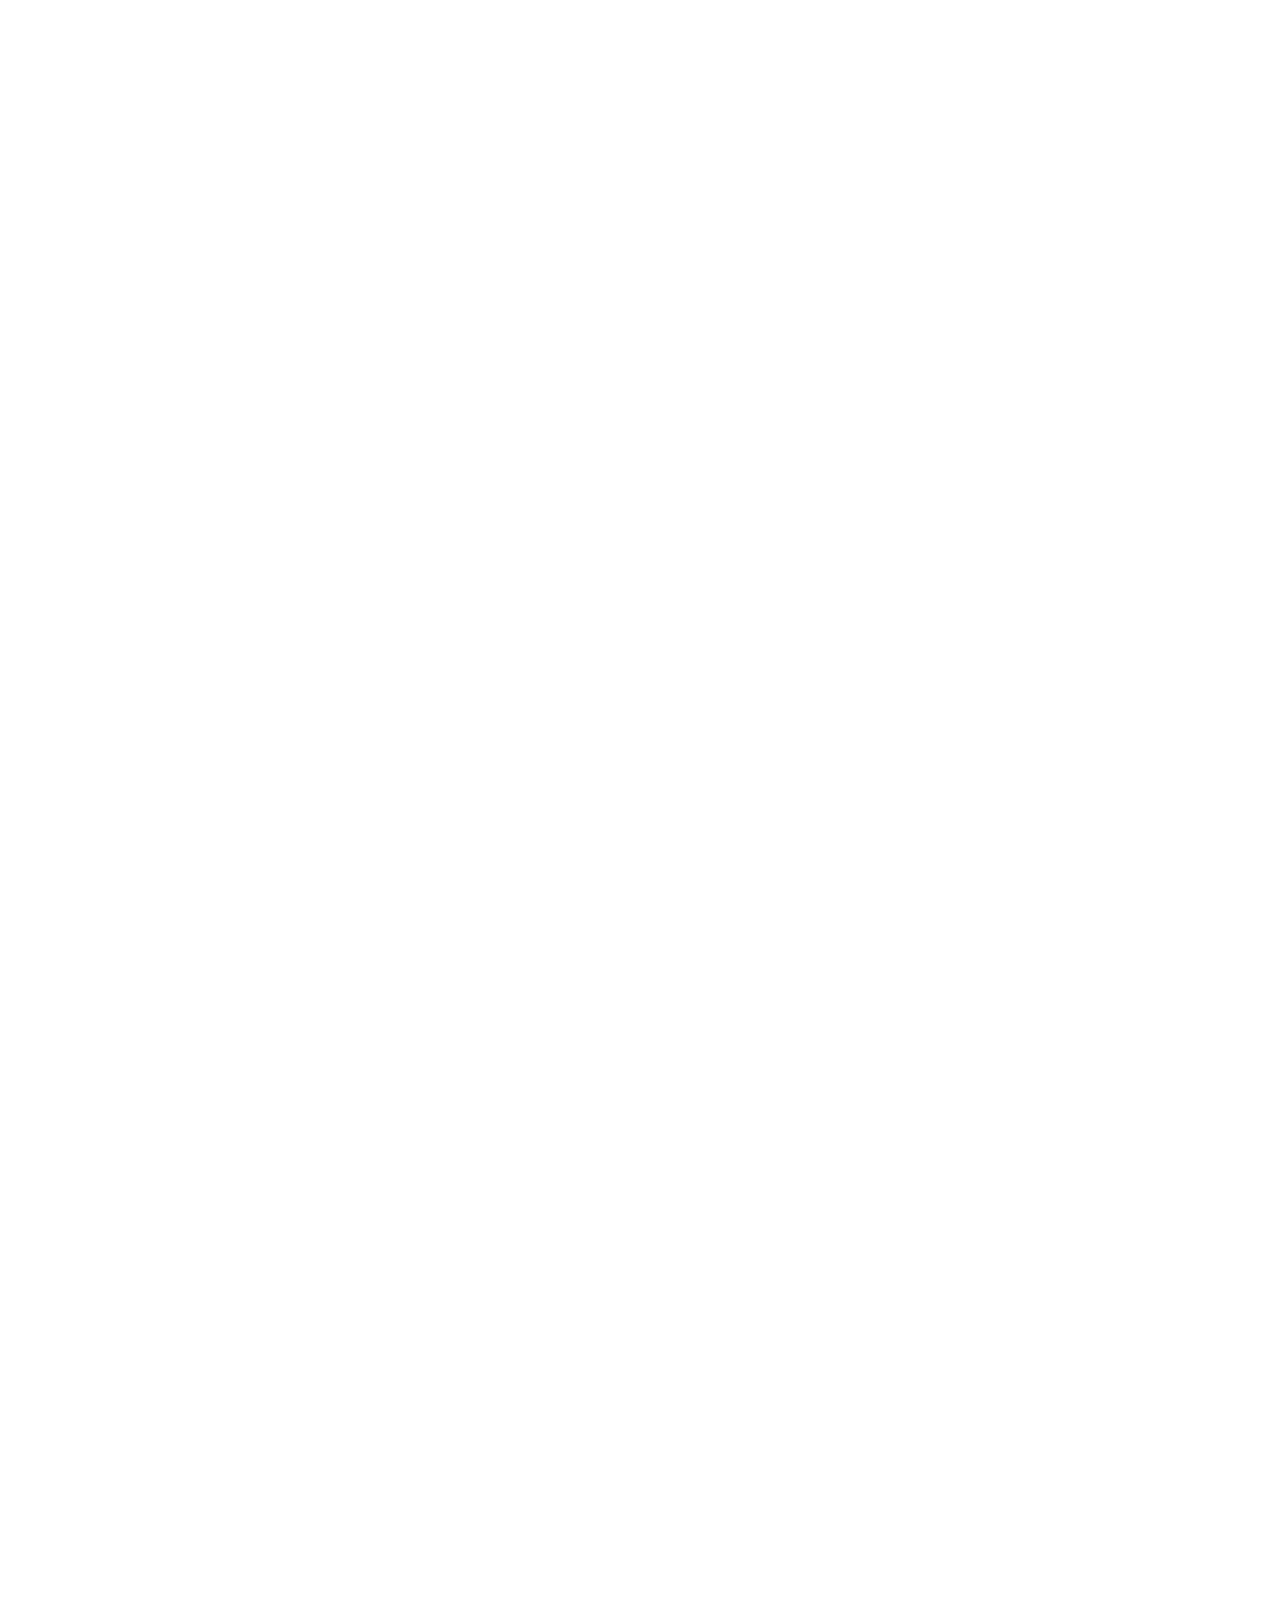
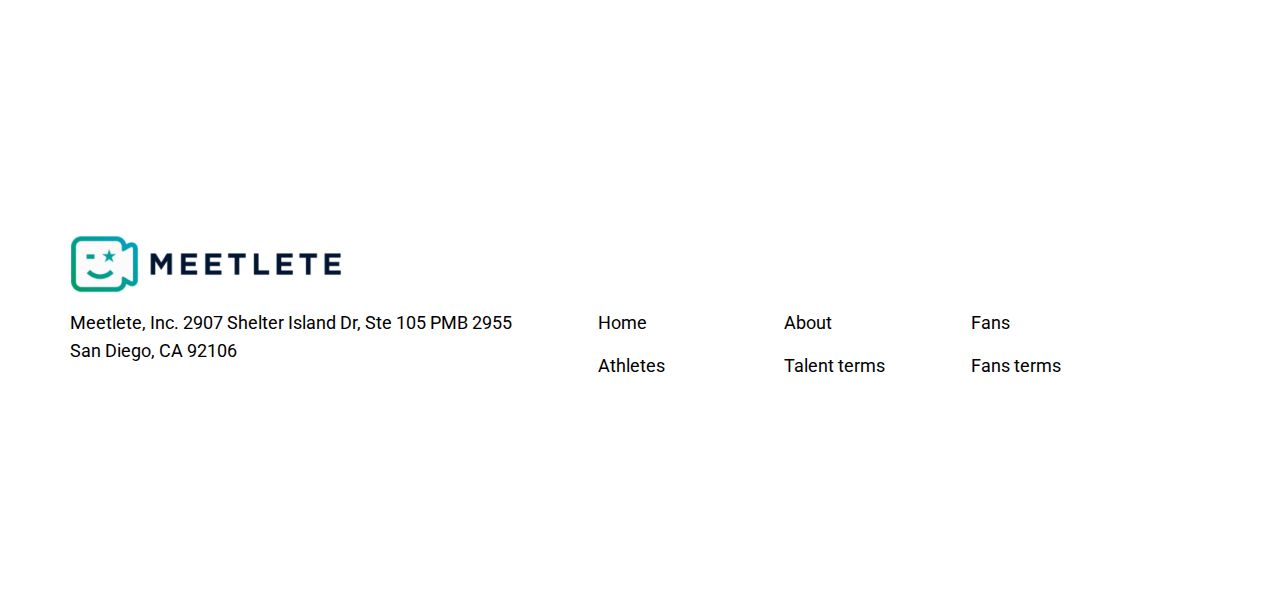
<file: talent-term.html>
<!DOCTYPE html>
<html>
<head>

	<title>Meetlete - Terms</title>
	<meta charset="utf-8">
	<meta name="viewport" content="width=device-width, initial-scale=1, maximum-scale=1">
	<meta name="description" content="">
	<meta name="Rob" content="Meetlete-theme">
	<link rel="preconnect" href="https://fonts.googleapis.com">
	<link rel="preconnect" href="https://fonts.gstatic.com" crossorigin>
	<link href="https://fonts.googleapis.com/css2?family=Roboto:wght@300;400;500;700;900&display=swap" rel="stylesheet">
	<link href="css/bootstrap.css" rel="stylesheet">
	<link rel="shortcut icon" type="image/jpg" href="./images/flavicon.png" />
	<!--=================== custom style css ================================== -->

	<link rel="stylesheet" type="text/css" href="css/custom.css?ver=1.0.4">
	<!-- Global site tag (gtag.js) - Google Analytics -->
		  <script async src="https://www.googletagmanager.com/gtag/js?id=G-RH1H0628FB"></script>
		  <script>
		    window.dataLayer = window.dataLayer || [];

		    function gtag() {
		      dataLayer.push(arguments);
		    }
		    gtag("js", new Date());

		    gtag("config", "G-RH1H0628FB");
		  </script>
</head>

<body>

<header>
	
	<!--=================== top area ================================== -->


	<section class="top-bar">
		
		<div class="container-fluid">
			<div class="logo">
				<a href="./index.html" title="Meetlete"><img src="images/logo.png" alt="Meetlete"></a>
			</div>

			<div class="topnavbar">

				<nav class="navbar navbar-default mynav">
			        
			         <div class="navbar-header">
			            <button type="button" class="navbar-toggle collapsed " data-toggle="collapse" data-target="#navbar" aria-expanded="false" aria-controls="navbar">
			              <span class="sr-only">Toggle navigation</span>
			              <span class="icon-bar"></span>
			              <span class="icon-bar"></span>
			              <span class="icon-bar"></span>
			            </button>
			        </div>

			        <div id="navbar" class="navbar-collapse collapse ">
			            <ul class="nav navbar-nav">
			              <li><a href="./index.html">Home</a></li>
			              <li><a href="./about-us.html">About</a></li>
			              <li><a href="./fan.html">Fans</a></li>   
			              <li><a href="./athletes.html">Athletes </a></li>  	   
			              <!-- <li><a href="./contest.html">Contest</a></li> -->
			            </ul>
			                                             
			        </div>
			        <!--/.nav-collapse -->
			        
		      	</nav>
		    </div>
		</div>  <!-- container end -->

	</section><!-- tob section end -->


	<section class="hero-data hero-banner novisible visible">
		<div class="container">
			<div class="row">
				<div class="col-md-7 hero-small talent-small">
					<img src="images/Aboutus.png" alt="HeroTalent">
				</div>
				<div class="col-md-5 hero-content">
					<h1>
						Meetlete, Inc. Last Updated: <span>2/1/21</span>
					</h1>
					<p>Terms of Use Agreement.</p>
				</div>
				
			</div>
		</div>
	</section>

</header>


	<!--===================  Term content area ================================== -->

	<section class="term-area meetlete-section novisible">

		 <div class="container">
     <h2 style="margin:0 0 30px 0;">Talent Terms and Conditions.</h2>
    
      <div class="row">
        <div class="col-1">
          <span>1.</span>
        </div>
        <div class="col-11">
          <p><b>SERVICES.</b>

            Fans use the Platform to be matched with Talent, like you, who choose to participate in Video Calls. By
            participating in a Video Call, Talent can raise funds for Non-Profit Partners that are designated by Talent,
            in his or her sole discretion. The Non-Profit Partners designated by Talent for the Video Call then receive
            fundraising proceeds in Meetlete’s name proportionate to the amount Talent has designated for that
            particular Video Call </p>

          <p>From time to time, a Fan may request a Video Call from you through the Platform. You may have up to
            fourteen (14) days and three (3) attempts to complete the Video Call. If you do not either: (i) accept the
            request and complete the Video Call; or (ii) decline the request, the request will expire and can no
            longer
            be fulfilled. You may decline a request or otherwise refuse, in your discretion, to participate in a Video
            Call if a Fan’s request is objectionable or otherwise offensive to you. If you accept a request, you will
            complete the Video Call. </p>

          <p> Meetlete retains the right, in its sole discretion, to cancel any request from a Fan. No payment will be
            made to you for any declined, cancelled or unfulfilled Video Call request.</p>
        </div>
        </div>
     
    <!-- Break -->

    
      <div class="row">
        <div class="col-1">
          <span>2.</span>
        </div>
        <div class="col-11">
          <p><b>ELIGIBILITY.</b></p>
          <p>2.1. <b class="legalSpaceLeft">Age.</b>You must be at least thirteen (13) years old to use our Platform. If
            you are at least thirteen (13) years of age, and if you are between thirteen (13) and eighteen (18), you are
            using the Platform under the supervision of a parent or guardian who is agreeing to be bound by the
            Supplemental Terms.
          </p>
          <p>2.2. <b class="legalSpaceLeft"> NCAA and Other Amateur Organizations.</b> If you are or may become subject
            to National College Athletic Association <b>(“NCAA”)</b> rules and regulations or those of any other
            association, group, authority or organization, you represent and warrant that you have checked the rules and
            regulations to verify and confirm that your participation on our Platform does not or will not affect your
            current or future eligibility with respect to any such association, group, authority or organization.</p>


          <p>2.3. <b class="legalSpaceLeft"> Eligibility Representations and Warranties.</b> You represent and warrant
            that:
          </p>
          <div class="col-12">
            <p class="legalSpaceLeft">(a) you have not been prohibited from using or accessing any aspect of our Site by
              us or pursuant to any applicable law or regulation;
            </p>
            <div class="row"></div>
            <p class="legalSpaceLeft">(b) you will comply with all applicable terms of any third party payment provider
              we select, and you are not on a prohibited list of that payment provider;
            </p>

            <div class="row"></div>
            <p class="legalSpaceLeft">(c) you (and any Site account that you created or control) have not been
              previously banned or removed from our Site for any reason; and
            </p>

            <div class="row"></div>
            <p class="legalSpaceLeft">(d) you are not a convicted sex offender.
            </p>
          </div>
          </div>
          </div>
  
    <div class="row">
      <div class="col-1">
        <span>3.</span>
      </div>
      <div class="col-11">
        <p><b>INTELLECTUAL PROPERTY.</b></p>
        <p>3.1. <b class="legalSpaceLeft">Talent Content.</b>Talent owns all right, title and interest, including all
          intellectual property rights, in and to the Talent Content. Talent hereby grants to Meetlete and the Fan for
          which the Talent Content was created an irrevocable, perpetual, non-exclusive, worldwide, sublicensable,
          royalty-free license to use, reproduce, transmit, publish, distribute and make derivative works of, the Talent
          Content for its personal use, solely in accordance with the Meetlete Agreement.
        </p>


        <p>3.2. <b class="legalSpaceLeft">Representations and Warranties.</b>As a Talent, you represent and warrant
          that:
        </p>

        <div class="col-12">
          <p class="legalSpaceLeft">(a) You own all rights in and to your Talent Content and that you have the right to
            grant the rights described in these Supplemental Terms;

          </p>
          <div class="row"></div>
          <p class="legalSpaceLeft">(b)You have paid and will pay in full any fees, royalties, or other payments that
            are due or may become due in connection with any use of your Talent Content by us, Fans, or third parties as
            described in these Supplemental Terms;
          </p>

          <div class="row"></div>
          <p class="legalSpaceLeft">(c) Your agreement to, and provision of services under, these Supplemental Terms
            does not violate any agreement that you may have with any third party; and
          </p>

          <div class="row"></div>
          <p class="legalSpaceLeft">(d) Your Talent Content does not infringe, misappropriate, or otherwise use without
            necessary authorization, any intellectual property, privacy, publicity, moral, or other rights of any third
            party, or violate any law, regulation, or court order.
          </p>


        </div>
      </div>
    </div>

    <div class="row">
      <div class="col-1">
        <span>4.</span>
      </div>
      <div class="col-11">
        <p><b>TALENT PARTICIPATION.</b>
        </p>

        <p>4.1. <b class="legalSpaceLeft">Minimum Terms.</b>As a Talent, you represent and warrant that:</p>
        <div class="col-12">
          <p class="legalSpaceLeft">(a) You will refrain from becoming involved in any situation that (A) involves
            criminal misconduct or an act of moral turpitude; or (B) tends to shock, insult or offend the community at
            large (the occurrences described in this Section 4.1(a), collectively, the <b>“Disparagement Acts</b>”),
            regardless
            of whether or not information relating to any such Disparagement Act becomes public or whether or not any
            civil or criminal proceedings are instituted or sanctions imposed, or any federal, state, or local
            investigative proceedings are instituted or commenced in connection with such Disparagement Act;
          </p>

          <p class="legalSpaceLeft">(b) Video Calls are not, and are not intended to be, covered by any guild, union,
            collective bargaining, or similar agreement and there will be no residual or any other type of payment due
            from Meetlete to you, to any third party, guild, or union, or pursuant to any collective bargaining
            agreement, in connection with any Video Call, payment from us to you, or our Platform;
          </p>

          <p class="legalSpaceLeft">(c) Meetlete is not responsible for, and will not make any deduction to payments
            made to you for any fees, commissions, costs, expenses, or payments of any kind to or with respect to any
            third party, including any manager, agent, attorney, representative, or service provider, in connection with
            any revenue earned by or payments made to you in connection with our Platform; and

          </p>

          <p class="legalSpaceLeft">(d) You are not employed by Meetlete, and accordingly, we are not responsible for
            any contributions, payments, benefits, taxes, or deductions for payments of any kind, required to be made by
            an employer under applicable law or any withholding or income taxes.
          </p>
        </div>
        <p>4.2. <b class="legalSpaceLeft">Video Call Terms.</b> As Talent, you represent and warrant that:</p>

        <div class="col-12">
            <p class="legalSpaceLeft">(a) You will not post or make publicly available any recording of any Video Call that the Fan has requested not be posted to your Account profile;
            </p>
  
            <p class="legalSpaceLeft">(b) You will not contact, respond to, or communicate with any User that you meet on or through our Platform, except as expressly permitted through our Platform; and
            </p>
  
            <p class="legalSpaceLeft">(c) You will not provide your contact information to any Fan or send merchandise or anything else to a Fan other than as permitted by these Supplemental Terms.
            </p>
  </div>
  <p>4.3. <b class="legalSpaceLeft">Fundraising Terms.</b> As Talent, with respect to the Non-Profit Partner you have identified on your Account profile as a recipient of any funds you are raising, you represent and warrant that:
  </p>
  <div class="col-12">
      <p class="legalSpaceLeft">(a) You will comply with all applicable laws and regulations relating to the Non-Profit Partner and your identification of it, including making disclosures, registering, or entering into any agreement, such as a commercial co-venturer agreement;

      </p>

      <p class="legalSpaceLeft">(b) The Non-Profit Organization is and will remain in good standing at all times the identification is used, and that within forty-eight (48) hours of your receipt of our request, you will provide us with written evidence of the Non-Profit Organization’s good standing and charitable status in all applicable jurisdictions, and that you will promptly remove the identification if the Non-Profit Organization ceases to be in good standing; 
      </p>

      <p class="legalSpaceLeft">(c) You have all rights necessary to authorize use of the Non-Profit Partner’s name and logo in connection with (and on) our Platform, in the identification, and in any social and other media.
        </p>
  
        <p>You acknowledge and agree that: (i) Meetlete may add a statement to your Account profile disclaiming a connection between Meetlete and the Non-Profit Partner; and (ii) Meetlete has the right, in its sole discretion, to reject your identification or the Non-Profit Partner.</p>

      </div>
    </div>
  </div>



      <div class="row">
          <div class="col-1">
            <span>5.</span>
          </div>
          <div class="col-11">
            <p><b>PAYMENTS. </b>
             You have the ability to set the prices displayed to Fans on your Account profile. You acknowledges and agrees that Meetlete is entitled to collect the Gross Revenues (as defined below) through its third-party payment provider as set forth in Section 9.3 of the General Terms of Use Agreement, and that prior to remitting your portion of such fees, Meetlete will deduct (a) any App Store fees, (b) credit card processing fees associated with payments received from Fans or sent to Talent (the <b>“Stripe Fee”)</b>, (c) Meetlete’s platform fee, which is equal to twenty-five percent (25%) of the Gross Revenues and (d) designated Non-Profit Partner donation (collectively <b>Deductions”</b>). <b>“Gross Revenues</b>” means all revenue received by Meetlete from any Video Call transaction with a Fan, less the Stripe Fee. Meetlete will then remit the designated Non-Profit Partner donation to the Non-Profit Partner in Meetlete’s name, and the remaining amount of Gross Revenues, following the Deductions, to Talent within seven (7) days of receipt of Gross Revenues from Meetlete, at which point you may claim the funds through Stripe. 
  </p>
</div>
</div>


  <div class="row">
      <div class="col-1">
        <span>6.</span>
      </div>
      <div class="col-11">
        <p><b>INDEPENDENT CONTRACTOR. </b>

  Nothing in these Supplemental Terms will be deemed to create the relationship of partners, joint venturers, employer-employee, master-servant, or franchisor-franchisee between the parties. It is understood that your status hereunder is that of an independent contractor and that in performing your obligations hereunder, you will not be deemed an employee of Meetlete. As an independent contractor, you shall not, and you hereby waive any right to, participate in or receive any benefits under any compensation arrangement or employee benefit plan sponsored, maintained or contributed to by Meetlete, regardless of whether or not you subsequently are reclassified as an employee of Meetlete pursuant to Internal Revenue Service rule, regulation or the interpretation thereof, or otherwise.  All contracts made by you in the performance of your obligations hereunder will be made by you as principal and not as agent of Meetlete and Meetlete will not have any liability to any party under any such contracts.  
  </p>
</div>
	</section>



	


	<!--=================== Footer  area ================================== -->
	<footer>
	
		<section class="footer-area meetlete-section">
			<div class="container">
				<div class="row">
					<div class="footer-logo">
							<a href="#" title="Meetlete"><img src="images/logo.png" alt="Meetlete"></a>
					</div>
					<div class="col-xs-7 col-sm-6 col-md-5 footer-adress">
						<address>
							Meetlete, Inc. 2907 Shelter Island Dr,
							Ste 105 PMB 2955
							San Diego, CA 92106
						</address>
					</div>
					<div class="col-md-7 col-xs-12 col-sm-12  footer-link">
						<ul>
              <li><a href="./index.html">Home</a></li>
                    <li><a href="./about-us.html">About</a></li>
                    <li><a href="./fan.html">Fans</a></li>   
                    <li><a href="./athletes.html">Athletes </a></li>     
                    <li><a href="./talent-term.html">Talent terms</a></li>   
                    <li><a href="./fan-term.html">Fans terms</a></li>      
                    <!-- <li><a href="./contest.html">Contest</a></li> -->

            </ul>
					</div>
					
				</div>
			</div>
		</section>
		
	</footer>

	<!--=================== scrips  ================================== -->

	<script type="text/javascript" src="js/jquery-3.1.1.js"></script>
	<script type="text/javascript" src="js/bootstrap.js"></script>
	<script type="text/javascript" src="js/custom.js?ver=1"></script>
</file>
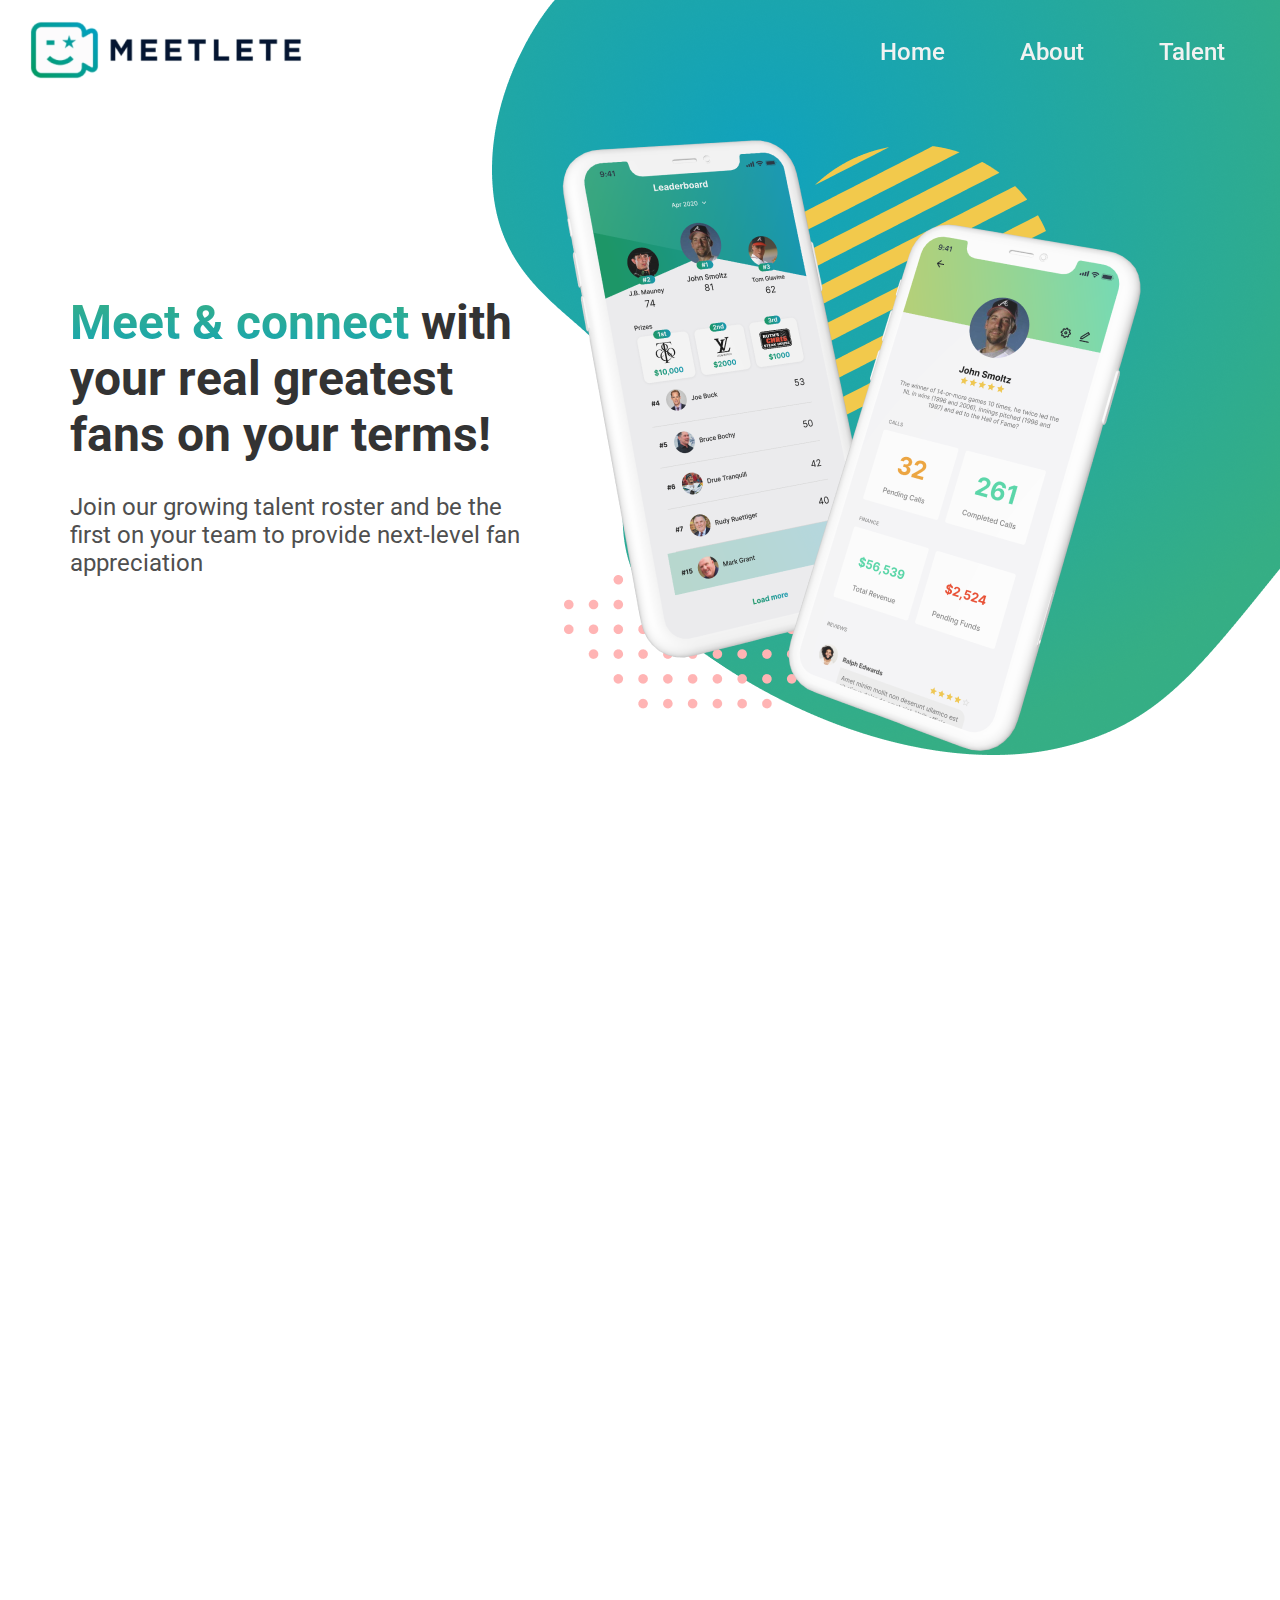
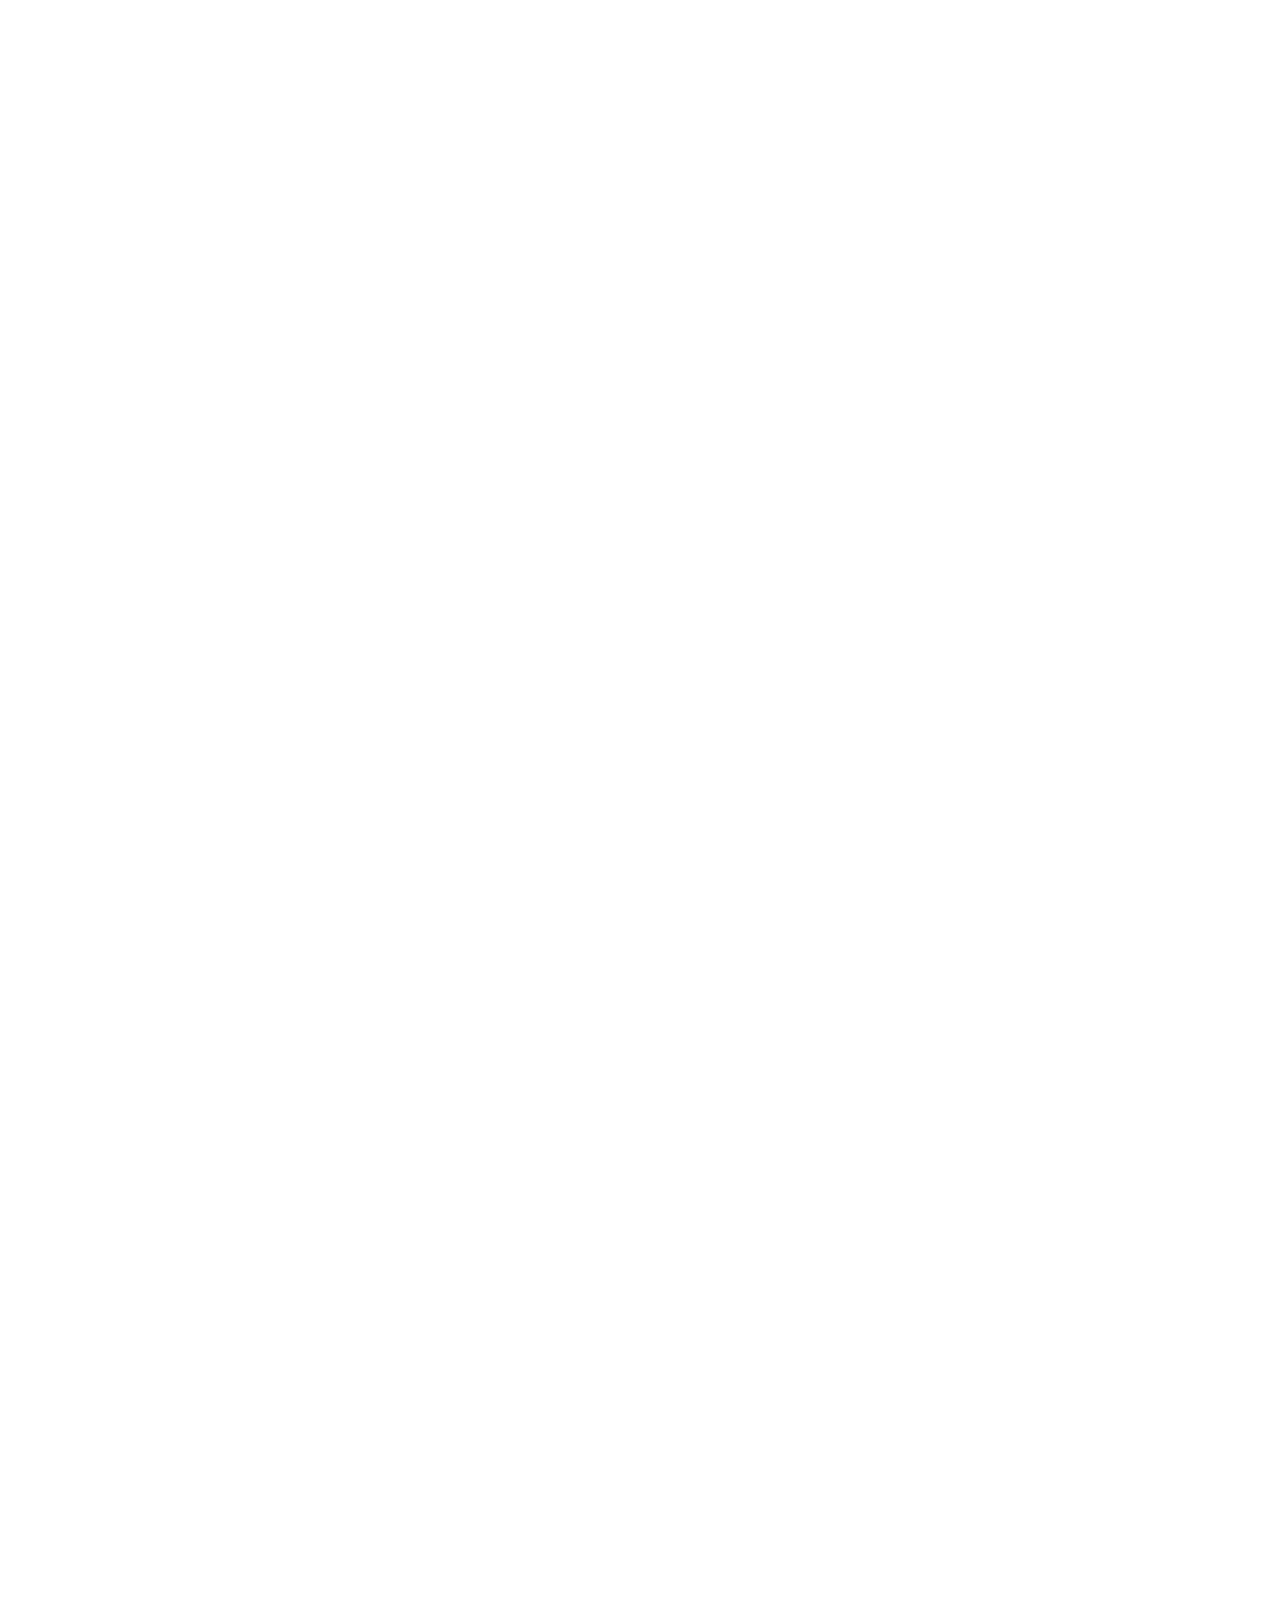
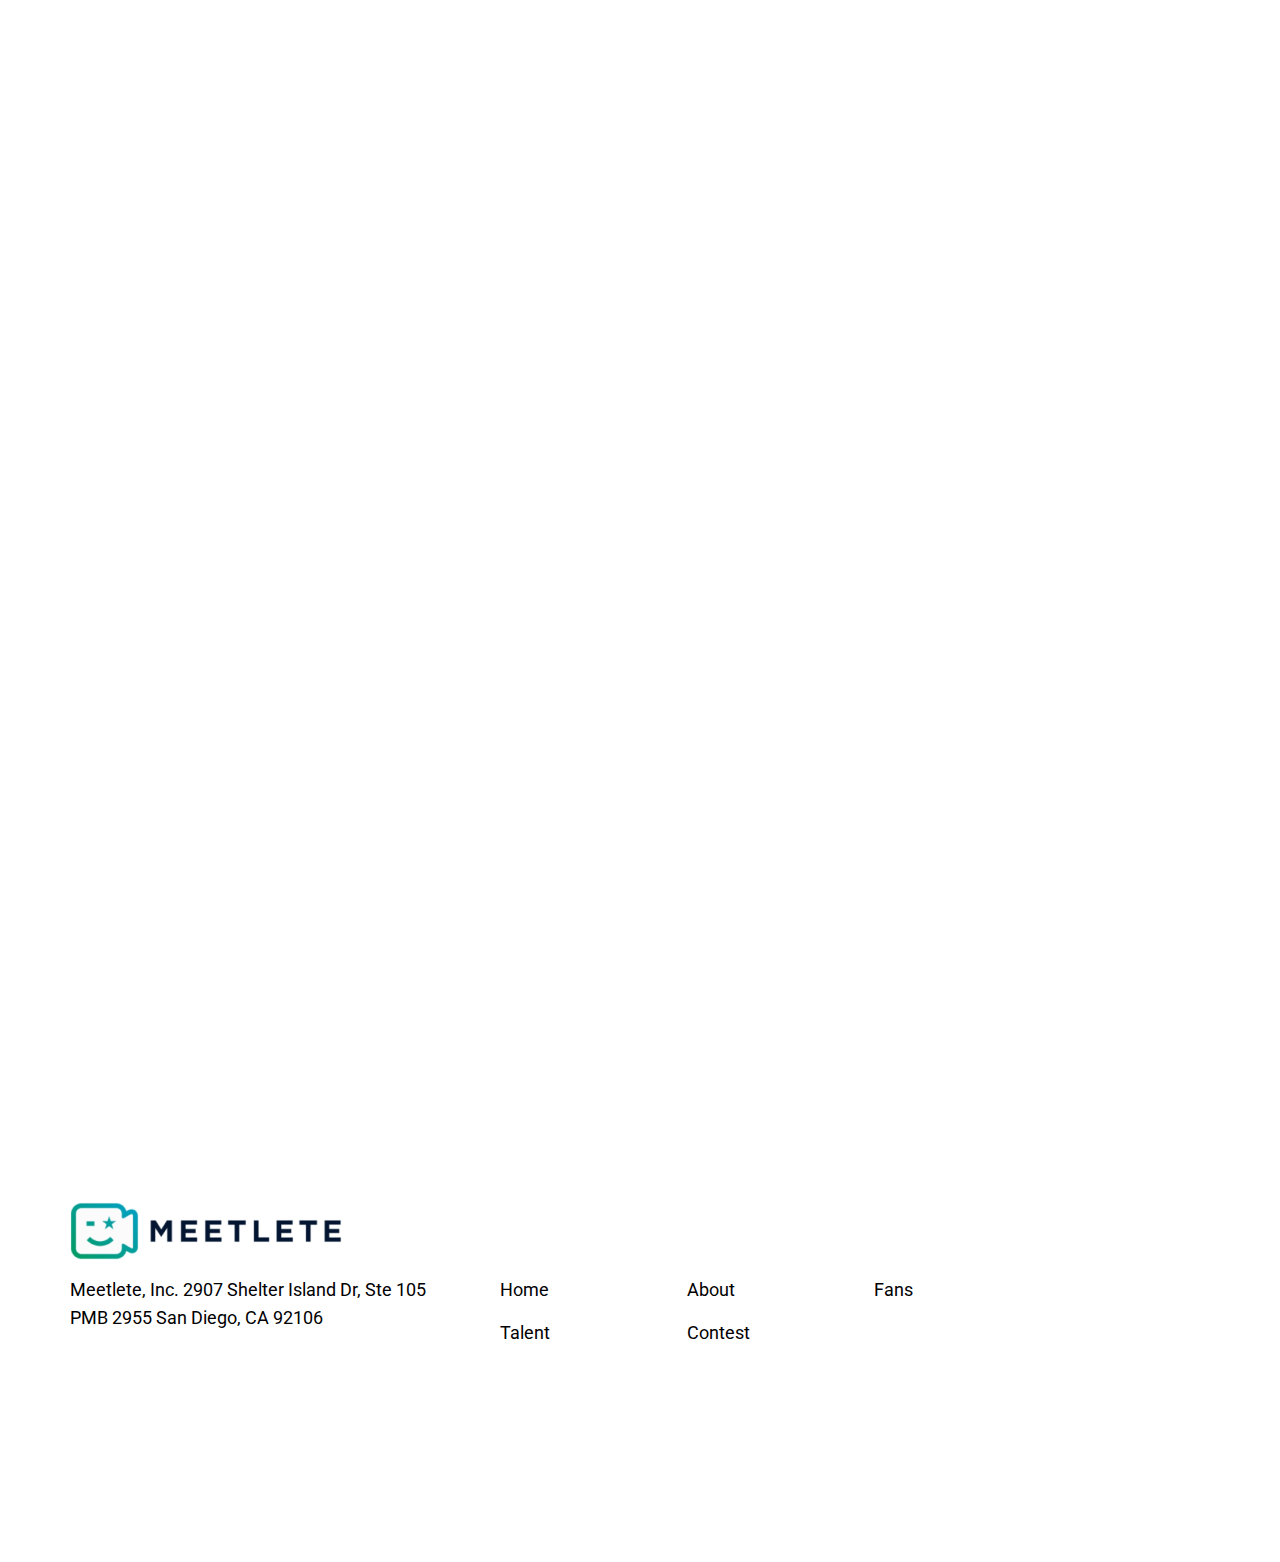
<file: talent.html>
<!DOCTYPE html>
<html>
<head>

	<title>Meetlete - Talent</title>
	<meta charset="utf-8">
	<meta name="viewport" content="width=device-width, initial-scale=1, maximum-scale=1">
	<meta name="description" content="">
	<meta name="Rob" content="Meetlete-theme">
	<link rel="preconnect" href="https://fonts.googleapis.com">
	<link rel="preconnect" href="https://fonts.gstatic.com" crossorigin>
	<link href="https://fonts.googleapis.com/css2?family=Roboto:wght@300;400;500;700;900&display=swap" rel="stylesheet">
	<link href="css/bootstrap.css" rel="stylesheet">
	<link rel="shortcut icon" type="image/jpg" href="./images/flavicon.png" />
	<!--=================== custom style css ================================== -->

	<link rel="stylesheet" type="text/css" href="css/custom.css?ver=1.0.2">
		<!-- Global site tag (gtag.js) - Google Analytics -->
		  <script async src="https://www.googletagmanager.com/gtag/js?id=G-RH1H0628FB"></script>
		  <script>
		    window.dataLayer = window.dataLayer || [];

		    function gtag() {
		      dataLayer.push(arguments);
		    }
		    gtag("js", new Date());

		    gtag("config", "G-RH1H0628FB");
		  </script>
</head>

<body>

<header>
	
	<!--=================== top area ================================== -->

	<section class="top-bar">
		
		<div class="container-fluid">
			<div class="logo">
				<a href="index.html" title="Meetlete"><img src="images/logo.png" alt="Meetlete"></a>
			</div>

			<div class="topnavbar">

				<nav class="navbar navbar-default mynav">
			        
			         <div class="navbar-header">
			            <button type="button" class="navbar-toggle collapsed " data-toggle="collapse" data-target="#navbar" aria-expanded="false" aria-controls="navbar">
			              <span class="sr-only">Toggle navigation</span>
			              <span class="icon-bar"></span>
			              <span class="icon-bar"></span>
			              <span class="icon-bar"></span>
			            </button>
			        </div>

			        <div id="navbar" class="navbar-collapse collapse ">
			            <ul class="nav navbar-nav">
			              <li><a href="./index.html">Home</a></li>
			              <li><a href="./about-us.html">About</a></li>
			              <!-- <li><a href="#">Fans</a></li>    -->            
			              <li><a href="./talent.html">Talent </a></li>	   
			              <!-- <li><a href="#">Contest</a></li> -->
			            </ul>
			                                             
			        </div>
			        <!--/.nav-collapse -->
			        
		      	</nav>
		    </div>
		</div>  <!-- container end -->

	</section><!-- tob section end -->

	<section class="hero-data hero-banner novisible visible">
		<div class="container">
			<div class="row">
				<div class="col-md-7 hero-small talent-small">
					<img src="images/HeroTalentPage.png" alt="HeroTalent">
				</div>
				<div class="col-md-5 hero-content">
					<h1>
						 <span>Meet & connect</span> with your real greatest fans on your terms!
					</h1>
					<p>Join our growing talent roster and be the first on your team to provide next-level fan appreciation</p>
				</div>
				
			</div>
		</div>
	</section>

</header>
	
	<!--===================  Talent form  area ================================== -->

	<section class="form-area meetlete-section novisible ">
		<div class="container">
			<div class="row">
				<h2>Talent Application</h2>
				<div class="col-md-12 formtalent">
					<form name="talent-contact-form">
						<input class="form-control" type="text" id="nameTalent" placeholder="First and last name" value="" required>
						<input class="form-control" type="tel" id="phoneTalent" placeholder="Phone number (we never share your info)" value="" required>
						<input class="form-control" type="email" id="emailTalent" placeholder="Please provide your email address" value="" required>
						<input class="form-control" type="text" id="sportTalent" placeholder="Sport Played or affiliated with?" value="" required>
						<input class="form-control" type="submit" value="SUBMIT MY APPLICATION">
					</form>
				</div>
				
			</div>
		</div>
	</section>


	<!--===================  Perk content area ================================== -->

		<section class="per-area meetlete-section novisible">
		<div class="container">
			<div class="row">
				<div class="col-md-6 perk-thumb">
					<img src="images/PerkImages.png" alt="Perk">
				</div>
				<div class="col-md-6 perk-content">
					<h2>Perks of Meetlete</h2>
					<div class="perklist">
						<p><img src="images/shield.png" alt=">>">Calls are on a private & secure platform.</p>
						<p><img src="images/calendar.png" alt=">>">Meetlete calls take place on your time.</p>
						<p><img src="images/handheart.png" alt=">>"> A portion of every call goes to charity.</p>
					</div>
					
					<div class="perklist">
						<h4>For Athletes</h4>
						<p><img src="images/enjoy.png" alt=">>">  Build loyalties with your Fans.</p>
						<p><img src="images/handdolar.png" alt=">>"> Earn up to 10x than other platforms.</p>
						<p><img src="images/usersafe.png" alt=">>"> None of your information is shared.</p>
						<p><img src="images/timer.png" alt=">>"> Meetlete calls are timed.</p>
					</div>
					<a href="./talent.html" class="meetbutton">GET MY EARLY ACCESS</a>
				</div>
				
			</div>
		</div>
	</section>



	<!--=================== About content area ================================== -->

	<section class="about-area meetlete-section novisible">
		<div class="container">
			<div class="row">
				<div class="col-md-8 about-thumb ">
					<img src="images/AboutusImage.png" alt="Perk">
				</div>
				<div class="col-md-4 about-content">
					<h2>About Meetlete</h2>		
					<p>Meetlete was created by two sports fans who wanted the opportunity to actually meet their favorite athletes or sports personalities. </p>
					<p>They felt it was a problem worth solving, and they built Meetlete just for you! </p>			
				</div>

				
				
			</div>
		</div>
	</section>

	<!--=================== CTA Talent area ================================== -->

	<section class="cta-area meetlete-section novisible">
		<div class="container">
			<div class="row">
				<div class="col-md-12 cta-talent">
					<div class="col-md-6 cta-content">
						<h2>Join now to get connected with your real greatest fans!</h2>
						<a href="#" class="meetbutton"><span>GET MY EARLY ACCESS</span></a>
					</div>
					<div class="col-md-6 guys-thumb">
						<img src="images/men.png" alt="Meetlete">
					</div>
					
					
				</div>
			</div>
		</div>
	</section>



	<!--=================== Footer  area ================================== -->
	<footer>
	
		<section class="footer-area meetlete-section ">
			<div class="container">
				<div class="row">
					<div class="footer-logo">
							<a href="#" title="Meetlete"><img src="images/logo.png" alt="Meetlete"></a>
					</div>
					<div class="col-xs-7 col-sm-5 col-md-4 footer-adress">
						<address>
							Meetlete, Inc. 2907 Shelter Island Dr,
							Ste 105 PMB 2955
							San Diego, CA 92106
						</address>
					</div>
					<div class="col-md-7 col-xs-12 col-sm-12  footer-link">
						<ul>
							<li><a href="./index.html">Home</a></li>
			              <li><a href="./about-us.html">About</a></li>
			              <li><a href="#">Fans</a></li>          
			              <li><a href="./talent.html">Talent </a></li>	   
			              <li><a href="#">Contest</a></li>
						</ul>
					</div>
					
				</div>
			</div>
		</section>
		
	</footer>

	<!--=================== scrips  ================================== -->

	<script type="text/javascript" src="js/jquery-3.1.1.js"></script>
	<script type="text/javascript" src="js/bootstrap.js"></script>
	<script type="text/javascript" src="js/custom.js?ver=1"></script>
	 <script src="js/contact.js"></script>
	  <!--Start of Tawk.to Script-->
	  <script type="text/javascript">
	    var Tawk_API = Tawk_API || {},
	      Tawk_LoadStart = new Date();
	    (function () {
	      var s1 = document.createElement("script"),
	        s0 = document.getElementsByTagName("script")[0];
	      s1.async = true;
	      s1.src = "https://embed.tawk.to/6008b001a9a34e36b96e9b0d/1esguv17u";
	      s1.charset = "UTF-8";
	      s1.setAttribute("crossorigin", "*");
	      s0.parentNode.insertBefore(s1, s0);
	    })();
	  </script>
	  <!--End of Tawk.to Script-->
</file>
<file: css/custom.css>
/*=========== general=====================*/


body,html{
    font-family: 'Roboto', sans-serif;
    overflow-x:hidden; 
}

h1,h2,h3,h4,h5,h6,p{
	margin: 0;
	line-height: normal;
}
img{
    max-width: 100%;
}
.novisible {
  opacity: 0;
  transform: translate(0, 20vh);
    transition: opacity 0.45s ease-in-out;
  -moz-transition: opacity 0.45s ease-in-out;
  -webkit-transition: opacity 0.45s ease-in-out;
}

.novisible.visible {
  opacity: 1;
  transform: translate(0, 0);
  transition: opacity 0.55s ease-in-out;
  -moz-transition: opacity 0.55s ease-in-out;
  -webkit-transition: opacity 0.55s ease-in-out;
}

.for-mb{
    display: none !important;
}

/*===========nav style=====================*/
.top-bar {
    background:rgba(255,255,255,0);
    float: left;
    width: 100%;
    position: fixed;
    z-index: 9;
}
.top-bar .logo {
    float: left;
    z-index: 99;
    position: relative;
}
.top-bar .topnavbar {
    float: right;
}
nav.mynav {
    background: transparent;
    border: medium none;
    border-radius: 0;
    min-height: 64px;
}
nav.mynav ul.navbar-nav li a {
    border-radius:0;
     background: transparent;
    font-weight: 500;
    color: #F2F2F2;
    font-size: 24px;
    line-height: 24px;
    outline: none;
    border:  none;
    padding: 0 35px;
}
.top-bar.top-nav-fixed nav.mynav ul.navbar-nav li a {
    color: #000;
}
nav.mynav ul.navbar-nav li{
    margin-right: 5px;
}
nav.mynav  ul.navbar-nav{
    width: 100%;
    padding:40px 0 0 0; 
}

nav.mynav ul.navbar-nav li a i {
    margin-left: 8px;
}
nav.mynav  ul.navbar-nav > .active > a, nav.mynav  ul.navbar-nav > .active > a:hover, nav.mynav  ul.navbar-nav li a:focus,nav.mynav  ul.navbar-nav > .active > a:focus,nav.mynav  ul.navbar-nav li a:hover{
    background: transparent;
    font-weight: 500;
    color: #F2F2F2;
    font-size: 24px;
    line-height: 24px;
    outline: none;
    border:  none;
}
nav.mynav  ul.navbar-nav .current-menu-item a{
    background: transparent;
    color: #000;
    outline: none;
    border:  none;
}
nav.mynav .navbar-collapse {
    padding: 0;
}
.top-bar.top-nav-fixed {
    background: rgb(255, 255, 255,1);
    z-index: 9;
    box-shadow: 0px 10px 20px rgb(0 0 0 / 4%), 0px 2px 6px rgb(0 0 0 / 4%), 0px 0px 1px rgb(0 0 0 / 4%);
}
/*===========Header area =====================*/

.hero-banner {
    background: url(../images/VectorT.png);
        background-position-x: 0%;
        background-position-y: 0%;
        background-repeat: repeat;
        background-size: auto;
    background-repeat: no-repeat;
    background-position: top right;
    background-size: auto;
    min-height: 755px;
}
.hero-data{
    padding-bottom: 200px;
    padding-top: 95px;
}
.hero-data h1{
    font-style: normal;
    font-weight: 700;
    font-size: 48px;
    line-height: 56px;
    color: #333333;
    margin-bottom: 30px;
}
.hero-data h1 span{
  background: -webkit-linear-gradient(#36AF85, #17A5B3);
  -webkit-background-clip: text;
  -webkit-text-fill-color: transparent;
}
.hero-data p{
    font-style: normal;
    font-weight: 400;
    font-size: 24px;
    line-height: 28px;
    color: #4F4F4F;
    margin-bottom: 60px;
}
.hero-data .hero-content {
    padding-top: 200px;
}
body .meetbutton {
    width: 354px;
    height: 76px;
    background: linear-gradient(95.59deg, #36AF85 0%, #17A5B3 100%);
    border-radius: 50px;
    text-decoration: none;
    outline: none;
    font-weight: 700;
    font-size: 24px;
    line-height: 28px;
    color: #FFFFFF;
    display: inline-block;
    padding: 25px 15px;
    text-align: center;
    text-transform: uppercase;
    border: none;
}
.hero-small{
    float: right;
}
.hero-small.home-hero{
    margin-top: 60px;
}

/*=========== Video manage =====================*/

.video-joe {
    text-align: center;
    z-index: 99;
    position: relative;
}
.inner-video {
    position: relative;
    height: 680px;
    width: 390px;
    display: inline-block;
}
.frameiphn {
    height:100%;
    width: 100%;
    display: inline-block;
    background-image: url(../images/Front-honeFrame.png);
    background-size: contain;
    background-repeat: no-repeat;
    background-position: center;
}
video#jeohome {
    position: absolute;
    left: 47px;
    top: 15px;
    height: 650px;
    width: 300px;
    z-index: -1;
    border-radius: 50px;
}
.namecaller {
    position: absolute;
    bottom: 50px;
    width: 100%;
    text-align: center;
}

.namecaller p{
    font-size: 16px;
    color: #fff;
    text-shadow: 0 0 4px #000;
    margin: 0;
}
button#vidbutton {
    background: -webkit-linear-gradient(#36AF85, #17A5B3);
    color: #fff;
    border: none;
    width: 60px;
    height: 60px;
    letter-spacing: 1px;
    line-height: normal;
    font-size: 12px;
    text-transform: capitalize;
    text-align: center;
    font-weight: 400;
    border-radius: 100%;
}
.yellowpatt {
    height: 280px;
    width: 280px;
    bottom: 100px;
    z-index: -1;
    right: 0;
    position: absolute;
    display: inline-block;
    background-image: url(../images/yellowround.png);
    background-size: contain;
    background-repeat: no-repeat;
    background-position: center;
}
.dotpatt {
    height: 130px;
    width: 280px;
    bottom: 0px;
    z-index: -1;
    left: 0;
    position: absolute;
    display: inline-block;
    background-image: url(../images/p1.png);
    background-size: contain;
    background-repeat: no-repeat;
    background-position: center;
}


/*=========== Perk area =====================*/

.per-area{
     background: url(../images/VectorL.png);
        background-position-x: 0%;
        background-position-y: 0%;
        background-repeat: repeat;
        background-size: auto;
    background-repeat: no-repeat;
    background-position: top left;
    background-size: auto;
}

.meetlete-section h2{
    font-style: normal;
    font-weight: bold;
    font-size: 36px;
    line-height: 42px;
    color: #333333;
}
.perklist {
    margin-bottom: 33px;
}
.perklist p{
    font-style: normal;
    font-weight: normal;
    font-size: 18px;
    line-height: 21px;
    color: #4F4F4F;
    margin-bottom: 17px;
}
.perklist h4{
    font-weight: 700;
    font-size: 24px;
    line-height: 28px;
    color: #333333;
    margin-bottom: 13px;
}
.per-area.meetlete-section h2 {
    margin-bottom: 45px;
}
.meetlete-section {
    padding-bottom: 200px;
}
.perk-content {
    padding-top: 100px;
    padding-left: 100px;
}

/*=========== About area =====================*/

.about-area{
    background: url(../images/AboutusImage.png);
        background-position-x: 0%;
        background-position-y: 0%;
        background-repeat: repeat;
        background-size: auto;
    background-repeat: no-repeat;
    background-position: 112% 0;
    background-size: 60%;
    padding-bottom: 550px;
}
.about-thumb{
    display: none;
}
.about-content-top p{
    font-style: normal;
    font-weight: normal;
    font-size: 24px;
    line-height:36px;
    color: #4F4F4F;
    margin-bottom: 17px;
}
.about-content-inner {
    text-align: center;
    max-width: 800px;
    margin: 0 auto;
    float: none;
}
.about-content h2 {
    margin-bottom: 24px;
}
.about-content p {
    font-style: normal;
    font-weight: normal;
    font-size: 18px;
    line-height: 28px;
    color: #000;
    margin-bottom: 17px;
}
.team-area {
    text-align: center;
}
.team-in {
    border-radius: 25px;
    padding: 0 15px 60px;
    background: #fff;
    transition:all ease 0.25s;
}
.team-in:hover{
    box-shadow: 0px 154px 372px rgb(0 0 0 / 7%), 0px 46.4265px 112.147px rgb(0 0 0 / 5%), 0px 19.2832px 46.5802px rgb(0 0 0 / 4%), 0px 6.97435px 16.8471px rgb(0 0 0 / 2%);
    cursor: pointer;
}
.team-in .team-name{
    font-style: normal;
    font-weight: normal;
    font-size: 24px;
    line-height:28px;
    color: #333333;
    margin: 0;
    font-weight: 700;
}
.team-in .team-desination{
    font-style: normal;
    font-weight: normal;
    font-size:14px;
    line-height:16px;
    color: #36AF85;
    margin: 0;
    font-weight: 700;
    margin-top: 10px;
}
.team-thumb img {   
   margin-top: -100px;
    width: 240px;
}
.team-thumb {
    padding-bottom: 70px;
}
.team-rp {
    background: url(../images/yellowine.png);
    background-position-x: 0%;
    background-position-y: 0%;
    background-repeat: no-repeat;
    background-size: 270px;
    background-position: top;
    padding-top: 150px;
    margin-top: 70px;
}
.team-social .icon {
    padding: 70px 20px 0;
    display: inline-block;
}
.team-social .icon img {
    width: 24px;
}
/*===================  Questions area ================================== */

section.questions-area {
    text-align: center;
}
.MTaccordion {
    padding-top: 60px;
    max-width: 800px;
    margin: auto;
}
.MTaccordion .panel-default > .panel-heading {
    color: #333;
    background: transparent;
    border: none;
    border-radius: 0;
    padding: 0;
}
.MTaccordion .panel {
    margin-bottom: 0;
    border: 1px solid #333333;
    border-radius: 25px;
    padding: 20px 40px;
    overflow: hidden;
    margin-bottom: 24px;
}
.MTaccordion .panel.active {
    background: #F2FFFB;
}
.MTaccordion .panel-default > .panel-heading + .panel-collapse > .panel-body {
    border: none;
    padding:0px;
    padding-top: 20px;
}
.MTaccordion .panel-title {
    margin-top: 0;
    margin-bottom: 0;
    font-size: 24px;
    color: #333333;
    font-weight: 700;
    text-align: left;
    position: relative;
}
h4.panel-title::after {
    content: '';
    position: absolute;
    right: 0;
    top: 0;
    width:30px;
    height:30px;
    background-image: url(../images/chevron_right.png);
    background-position-x: 0%;
    background-position-y: 0%;
    background-repeat: no-repeat;
    background-size:auto;
    background-position: center;
}
.MTaccordion .panel.active h4.panel-title::after{
    background-image: url(../images/close.png);
}
.MTaccordion .panel-title a,.MTaccordion .panel-title a:hover{
    text-decoration: none;
    display: block;
}
.MTaccordion .panel-body p {
    margin-top: 0;
    margin-bottom: 0;
    font-size:18px;
    color: #333333;
    line-height: 28px;
    font-weight: 400;
    margin-bottom: 15px;
    text-align: left;
}
/*=========== News area =====================*/
.news-content h2,.newsM-content h2{
    margin-bottom: 30px;
}
.news-content p,.newsM-content p{
    margin-top: 0;
    margin-bottom: 0;
    font-size:18px;
    color:#4F4F4F;
    line-height: 28px;
    font-weight: 400;
    margin-bottom: 15px;
    text-align: left;
}
.news-content {
    padding-top:0px;
    margin-left: 100px;
}
section.news-area {
    padding-bottom: 0;
}
.video-here{
    position: relative;
}
.playNews{
    position: absolute;
    width: 100%;
    left: 0;
    top: 50%;
    text-align: center;
}
section.newsM-area4 {
    padding-bottom: 0;
}
/*=========== Talent page =====================*/
.formtalent {
    padding-top: 100px;
}
.formtalent form {
    max-width: 800px;
    margin: 0 auto;
    display: block;
    position: relative;
}
.form-area h2 {
    text-align: center;
}
.formtalent form input{
    font-style: normal;
    font-weight: 300;
    font-size: 24px;
    line-height: 28px;
    color: #BDBDBD;
    border: 1px solid #BDBDBD;
    box-sizing: border-box;
    border-radius: 16px;
    height: 80px;
    padding: 30px;
    margin-bottom: 20px;
}
.formtalent form input.warning{
    border-color:red;
}
.formtalent form input[type="submit"]{
    width: 354px;
    height: 76px;
    background: linear-gradient(95.59deg, #36AF85 0%, #17A5B3 100%);
    border-radius: 50px;
    text-decoration: none;
    outline: none;
    font-weight: 700;
    font-size: 24px;
    line-height: 28px;
    color: #FFFFFF;
    display: block;
    margin-right: auto;
    margin-left: auto;
    padding: 25px 15px;
    text-align: center;
    text-transform: uppercase;
    border: none;
    margin-top: 40px;
    max-width: 100%;
}
.spiner {
    position: absolute;
    left: 0;
    top: auto;
    width: 100%;
    height: 80px;
    text-align: center;
    background: #fff;
    bottom: 0;
    opacity: 0.6;
    padding-top: 15px;
    display: none;
}
.spiner img {
    width: 40px;
}

/*===========  CTA Talent =====================*/
.cta-area{
    padding-top: 200px;
}
.cta-content{
    float: right;
}
.cta-content h2 {
    color: #fff;
    margin-bottom: 40px;
}
body .cta-content .meetbutton{
    background: #fff;
 }

body .cta-content .meetbutton span{
    background: -webkit-linear-gradient(#36AF85, #17A5B3);
  -webkit-background-clip: text;
  -webkit-text-fill-color: transparent;
}

.cta-talent{
    background: linear-gradient(95.59deg, #36AF85 0%, #17A5B3 100%);
    box-shadow: 0px 100px 307px rgba(0, 0, 0, 0.07), 0px 41.7776px 128.257px rgba(0, 0, 0, 0.0503198), 0px 22.3363px 68.5725px rgba(0, 0, 0, 0.0417275), 0px 12.5216px 38.4412px rgba(0, 0, 0, 0.035), 0px 6.6501px 20.4158px rgba(0, 0, 0, 0.0282725), 0px 2.76726px 8.49548px rgba(0, 0, 0, 0.0196802);
    border-radius: 60px;
}
.cta-content {
    padding: 40px 80px;
}
.guys-thumb{
    background: url(../images/yellowround.png);
        background-position-x: 0%;
        background-position-y: 0%;
        background-repeat: repeat;
        background-size: auto;
    background-repeat: no-repeat;
   background-position: 80px -35px;
background-size: 280px;
}
.cta-talent::after {
   content: '';
position: absolute;
right: -64px;
width: 140px;
height: 200px;
bottom: -40px;
z-index: -1;
background: url(../images/p2.png);
    background-position-x: 0%;
    background-position-y: 0%;
    background-repeat: repeat;
    background-size: auto;
background-position-x: 0%;
background-position-y: 0%;
background-repeat: repeat;
background-size: auto;
background-repeat: no-repeat;
background-position: bottom;
background-size: contain;
}

/*=========== Thanks page =====================*/
section.thanks {
    padding-top: 100px;
    text-align: center;
}
.thankYouBg {
    background: linear-gradient(95.59deg, #36AF85 0%, #17A5B3 100%);
    border-radius: 30px;
    padding:40px;
    display: inline-block;
}

.thankYouBg h3{
    margin-top: 0;
    margin-bottom: 0;
    font-size:18px;
    color:#fff;
    line-height: 28px;
    font-weight: 700;
    margin-bottom: 15px;
    text-align: left;
}

.thankYouBg p{
    margin-top: 0;
    margin-bottom: 0;
    font-size:14px;
    color:#fff;
    line-height: 21px;
    font-weight: 400;
    margin-bottom: 15px;
    text-align: left;
}


/*=========== footer area =====================*/
.footer-area  address{
    font-style: normal;
    font-weight: normal;
    font-size: 18px;
    line-height: 28px;
    color: #000;
}
.footer-area ul {
    list-style-type: none;
    margin: 0;
}
.footer-area ul li{
    display: inline-block;
    width: 30%;
    margin-bottom: 15px;
}
.footer-area ul li a{
    font-style: normal;
    font-weight: normal;
    font-size: 18px;
    line-height: 28px;
    color: #000;
    text-decoration: none;
    transition:all ease 0.35s;
    opacity: 1;
}
.footer-area ul li a:hover{
    opacity: 0.8;
}
/*======================================      term css     ===========================*/
section.term-area.meetlete-section div.row{
    max-width: 900px;
}
section.term-area.meetlete-section .container div * {
    font-style: normal;
    font-weight: 400;
    font-size: 16px;
    line-height: 28px;
    color: #4F4F4F;
    margin-bottom: 20px;
}

/*======================================        Mobile responsive css     ===========================*/

@media screen and (max-width: 1080px) {
    nav.mynav ul.navbar-nav li a{
         padding: 0px 18px;
         font-size: 16px;

    }
}
@media screen and (max-width: 992px) {

.hero-small {
    float: none;
}

}

@media screen and (max-width: 767px) {
    
.top-bar {
    background: rgb(255, 255, 255,1);
}
.logo img {
    width: 198px;
}
nav.mynav {
    margin: 0;
}

.hero-small {
    float: none;
    background-image: url(../images/mbt.png);
        background-position-x: 0%;
        background-position-y: 0%;
        background-repeat: repeat;
        background-size: cover;
    background-repeat: no-repeat;
    background-position: bottom center;
    padding-bottom:40px;
    padding-top: 40px;
}
.hero-small.talent-small{
    background-image: url(../images/mbtt.png);
}
.hero-data .hero-content {
    padding-top: 50px;
    text-align: center;
}
.hero-banner{
    background:none;
}
.hero-data {
    padding-top: 66px;
}
.per-area {
    background: none;
}
.perk-content {
    padding-top: 50px;
    padding-left: 20px;
}
.hero-data {
    padding-bottom: 60px;
}
.meetlete-section {
    padding-bottom: 60px;
}
.about-thumb {
    display: block;
    text-align: center;
}
.about-area {
    background: none;
    padding-bottom: 50px;
}
.formtalent {
    padding-top: 30px;
}
.meetlete-section h2{
    font-size: 24px;
}
.hero-data h1{
    font-size: 36px;
    line-height:42px;
}
.formtalent form input{
    font-size: 18px;
    height: 60px;
    padding: 10px 30px;
}
.formtalent form input[type="submit"]{
    font-size: 18px;
    line-height: 21px;
    height: 60px;
    padding: 20px 15px;
}

body .meetbutton {
    width: 354px;
    height: 53px;
    font-size: 18px;
    line-height: 21px;
    padding: 17px 15px;
    max-width: 100%;
}
.cta-area {
    padding-top: 0px;
}
.cta-content {
    padding: 40px 20px;
}
body .cta-content .meetbutton {
    background: #fff;
    width: 242px;
}
.cta-content h2 {
    line-height: 28px;
}
.cta-content{
    float: none;
}
.cta-talent{
    border-radius: 36px;
}
.about-content-top p{
    font-size: 18px;
    line-height: 21px;
}
.team-rp{
    margin-top: 20px;
}
.MTaccordion .panel-title,.MTaccordion .panel-body p{
    font-size: 14px;
}
.MTaccordion .panel{
    padding: 18px 20px;
}
h4.panel-title::after{
    top: -8px;
}
.news-content {
    padding-top: 40px;
    margin-left: 20px;
    padding-bottom: 50px;
}
.top-bar{
    position: relative;
    z-index: 99;
}
.hero-data h1 span {
    word-wrap: break-word;
    white-space: normal;
    word-break: break-word;
}
.for-dt{
    display: none !important;
}
.for-mb{
    display: inline-block !important;
}
.top-bar .topnavbar {
    float: none;
}

nav.mynav ul.navbar-nav{margin: 0;}
nav.mynav ul.navbar-nav li a,nav.mynav ul.navbar-nav li a:hover {
    color: #000;
    font-size: 20px;
    padding: 20px 30px;
}
nav.mynav ul.navbar-nav li a:hover{
    opacity: 0.6;
}
nav.mynav .navbar-collapse {
    padding: 0;
    position: absolute;
    background: #fff;
    width: 100%;
    box-shadow: 0px 10px 20px rgb(0 0 0 / 4%), 0px 2px 6px rgb(0 0 0 / 4%), 0px 0px 1px rgb(0 0 0 / 4%);
    border-radius: 0px 0px 45px 45px;
    padding-bottom: 30px;
    border: none;
    top: 66px;
    left: auto;
    right: auto;
}

nav.mynav.navbar-default .navbar-toggle .icon-bar {
    background: linear-gradient(95.59deg, #36AF85 0%, #17A5B3 100%);
    width: 46px;
    height: 5px;
    border-radius: 5px;
    display: none;
}
nav.mynav.navbar-default .navbar-toggle,nav.mynav.navbar-default .navbar-toggle:hover {
    border: none;
    background-color: transparent;
}
nav.mynav.navbar-default button.navbar-toggle{
    width: 46px;
    height: 40px;
     background-position-x: 0%;
        background-position-y: 0%;
        background-repeat: repeat;
        background-size: container;
    background-repeat: no-repeat;
    background-position: center;
    background-color: transparent;
    background-size: 30px;
     margin-top: 13px;
    margin-right: 0;
}
nav.mynav.navbar-default button.navbar-toggle.collapsed{
    background-image: url(../images/hamb.png);
    background-size: 45px;     
}
nav.mynav.navbar-default button.navbar-toggle{
     background-image: url(../images/closeit.png);
     background-size: 30px;
}
.footer-area ul {
    padding-left: 0;
}
.footer-area ul li{
    width: 48%
}
section.term-area.meetlete-section div.row {
    padding: 0 30px;
}
.inner-video {
    position: relative;
    height: 540px;
    width: 260px;
}
video#jeohome {
    position: absolute;
    left: 20px;
    top: 30px;
    height: 489px;
    width: 230px;
    z-index: -1;
    border-radius: 30px;
}
.hero-small.home-hero {
    margin-top: 0;
}

}

@media screen and (max-width: 560px) {
    .hero-small.home-hero {
        padding-bottom: 0px;
        background-position: 0px -170px;
    }

    .footer-area ul li{
        width: 100%
    }
}
</file>
